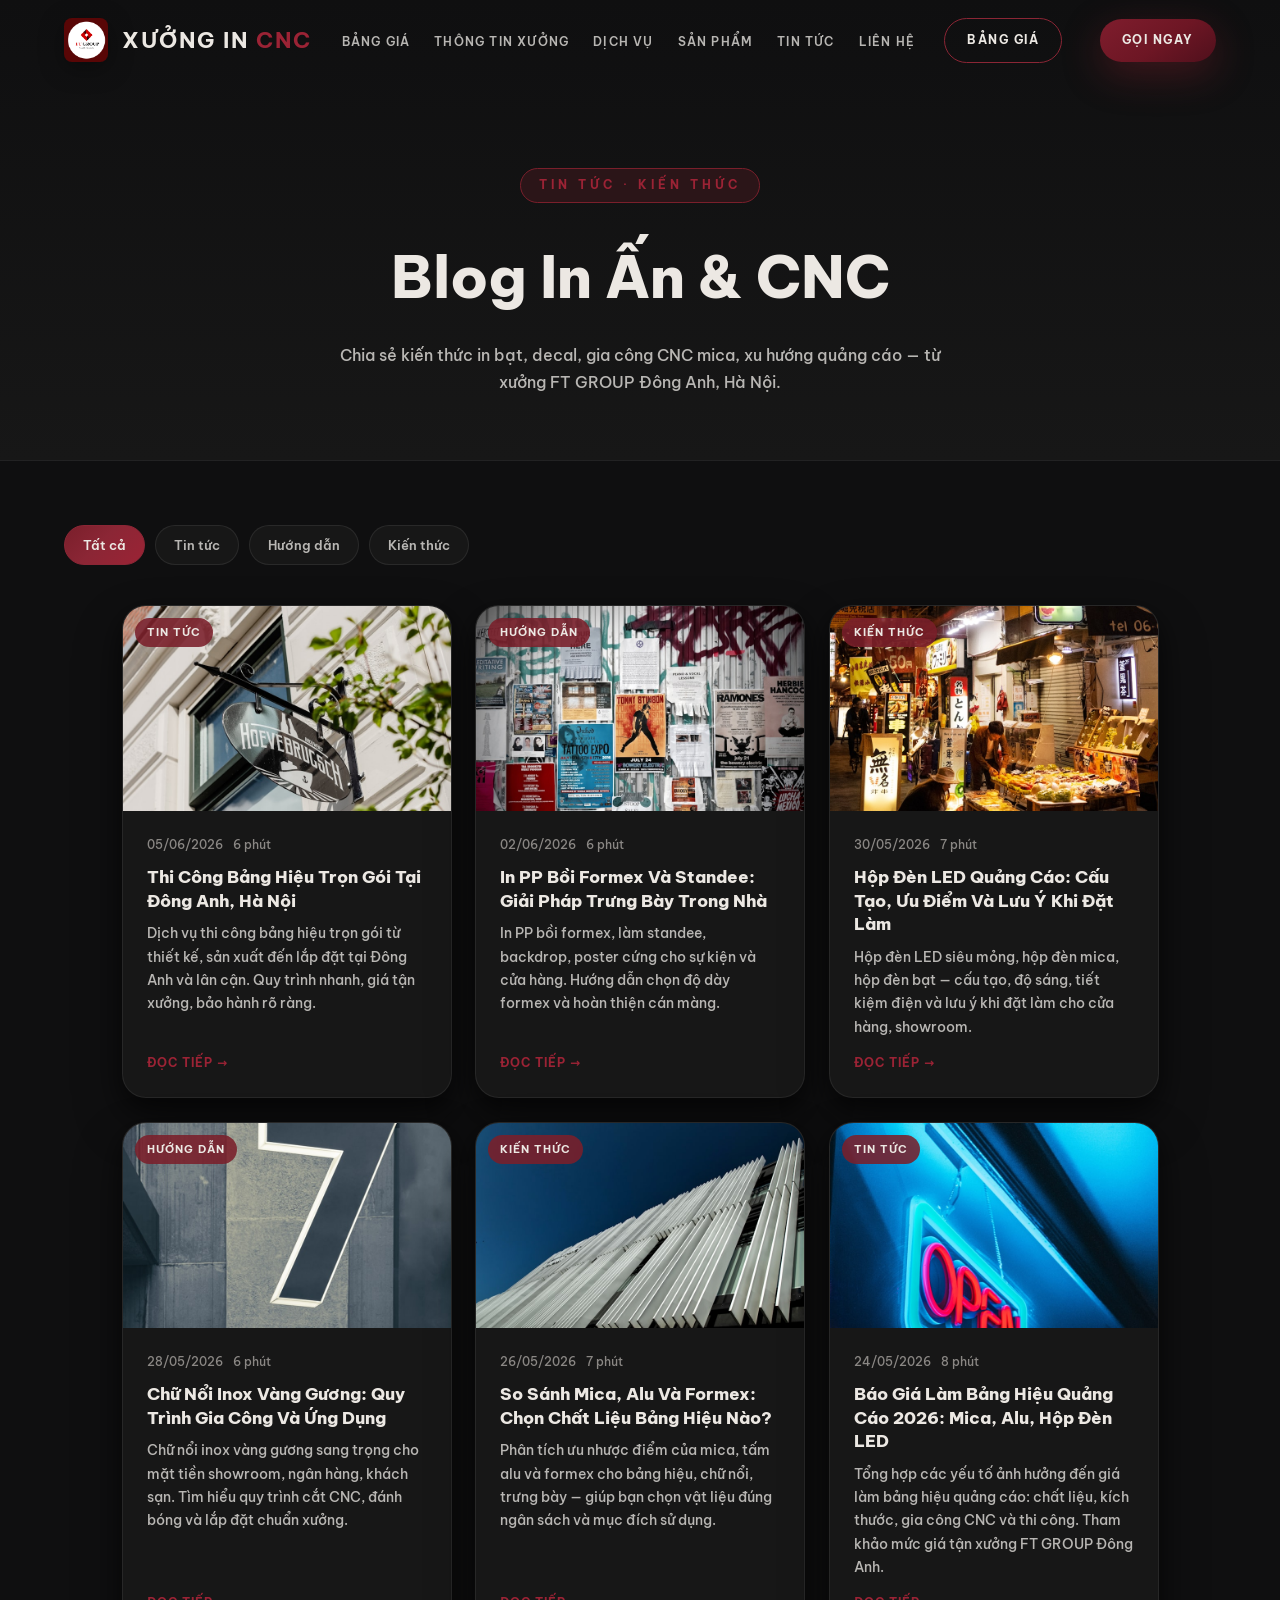
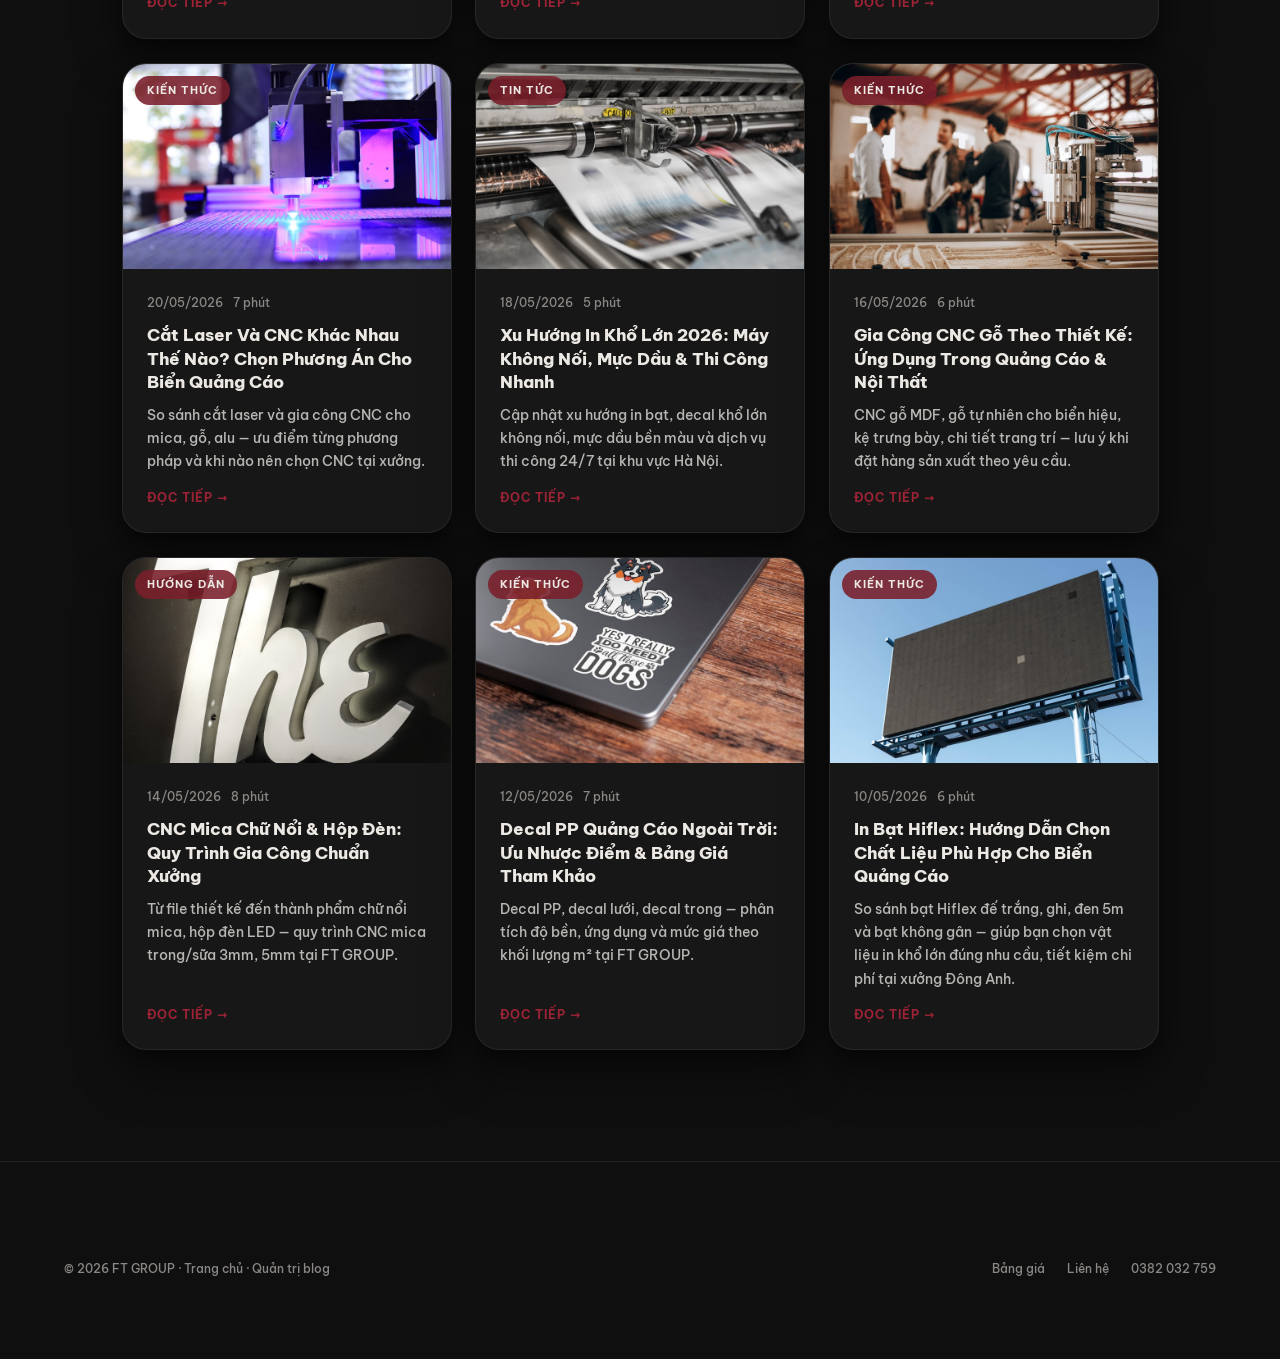
<file: blog/index.html>
<!DOCTYPE html>
<html lang="vi">
<head>
  <meta charset="UTF-8">
  <meta name="viewport" content="width=device-width, initial-scale=1.0, viewport-fit=cover">
  <meta name="theme-color" content="#0f0f10">
  <title>Tin Tức & Kiến Thức In Ấn CNC | FT GROUP Đông Anh</title>
  <meta name="description" content="Tin tức, kiến thức in bạt Hiflex, decal PP, gia công CNC mica, cắt laser — FT GROUP xưởng in Đông Anh, Hà Nội. Cập nhật xu hướng ngành in khổ lớn.">
  <meta name="robots" content="index, follow">
  <link rel="canonical" href="https://cnc.ftgroup.vn/blog/">
  <meta property="og:title" content="Tin Tức In Ấn & CNC — FT GROUP">
  <meta property="og:description" content="Kiến thức in mực dầu, decal, CNC mica từ xưởng FT GROUP Đông Anh.">
  <meta property="og:url" content="https://cnc.ftgroup.vn/blog/">
  <meta property="og:image" content="https://cnc.ftgroup.vn/assets/images/home.png">
  <link rel="preconnect" href="https://fonts.googleapis.com">
  <link rel="preconnect" href="https://fonts.gstatic.com" crossorigin>
  <link href="https://fonts.googleapis.com/css2?family=Be+Vietnam+Pro:wght@400;500;600;700;800&display=swap" rel="stylesheet">
  <link rel="stylesheet" href="../css/variables.css">
  <link rel="stylesheet" href="../css/animations.css">
  <link rel="stylesheet" href="../css/header.css">
  <link rel="stylesheet" href="../css/navbar.css">
  <link rel="stylesheet" href="../css/footer.css">
  <link rel="stylesheet" href="../css/main.css">
  <link rel="stylesheet" href="../css/contact-ui.css">
  <link rel="stylesheet" href="../css/effects-3d.css">
  <link rel="stylesheet" href="../css/blog.css">
  <link rel="stylesheet" href="../css/responsive.css">
  <link rel="icon" type="image/x-icon" href="../assets/images/logo.ico" sizes="any">
</head>
<body data-blog-base="../">

<header class="site-header" id="siteHeader">
  <a href="../index.html" class="brand brand-with-logo" aria-label="FT GROUP — Trang chủ">
    <img class="brand-logo" src="../assets/images/logo.png" width="160" height="48" alt="Logo FT GROUP" loading="eager">
    <span class="brand-name">XƯỞNG IN <span class="accent">CNC</span></span>
  </a>
  <nav aria-label="Điều hướng chính">
    <ul class="nav-links">
      <li><a href="../index.html#bang-gia">Bảng giá</a></li>
      <li><a href="../index.html#thong-tin-xuong">Thông tin xưởng</a></li>
      <li><a href="../index.html#dich-vu">Dịch vụ</a></li>
      <li><a href="../index.html#du-an">Sản phẩm</a></li>
      <li><a href="index.html" aria-current="page">Tin tức</a></li>
      <li><a href="../index.html#lien-he">Liên hệ</a></li>
    </ul>
  </nav>
  <a href="../index.html#bang-gia" class="nav-cta nav-cta--quote">Bảng giá</a>
  <a href="tel:+84382032759" class="nav-cta">Gọi ngay</a>
  <button class="nav-toggle" aria-label="Mở menu" aria-expanded="false" aria-controls="mobileMenu">
    <span></span><span></span><span></span>
  </button>
</header>

<div class="mobile-menu" id="mobileMenu" role="dialog" aria-label="Menu di động">
  <a href="../index.html#bang-gia">Bảng giá</a>
  <a href="../index.html#thong-tin-xuong">Thông tin xưởng</a>
  <a href="../index.html#dich-vu">Dịch vụ</a>
  <a href="../index.html#du-an">Sản phẩm</a>
  <a href="index.html">Tin tức</a>
  <a href="../index.html#lien-he">Liên hệ</a>
  <a href="tel:+84382032759" class="mobile-menu-cta">Gọi 0382 032 759</a>
</div>

<main>
  <div class="blog-page-hero">
    <span class="section-eyebrow">Tin tức · Kiến thức</span>
    <h1>Blog <span class="accent">In Ấn &amp; CNC</span></h1>
    <p>Chia sẻ kiến thức in bạt, decal, gia công CNC mica, xu hướng quảng cáo — từ xưởng FT GROUP Đông Anh, Hà Nội.</p>
  </div>

  <div class="blog-listing">
    <div class="blog-filters" id="blogFilters" aria-label="Lọc theo chuyên mục"></div>
    <div class="blog-grid" id="blogListing"></div>
    <noscript>
      <ul style="margin-top:2rem;line-height:2">
        <li><a href="in-bat-hiflex-huong-dan-chon-chat-lieu.html">In Bạt Hiflex: Hướng Dẫn Chọn Chất Liệu</a></li>
        <li><a href="decal-pp-quang-cao-ngoai-troi.html">Decal PP Quảng Cáo Ngoài Trời</a></li>
        <li><a href="cnc-mica-chu-noi-hop-den.html">CNC Mica Chữ Nổi &amp; Hộp Đèn</a></li>
        <li><a href="gia-cong-cnc-go-thiet-ke.html">Gia Công CNC Gỗ Theo Thiết Kế</a></li>
        <li><a href="xu-huong-in-kho-lon-2026.html">Xu Hướng In Khổ Lớn 2026</a></li>
        <li><a href="cat-laser-va-cnc-khac-nhau-the-nao.html">Cắt Laser Và CNC Khác Nhau Thế Nào?</a></li>
      </ul>
    </noscript>
  </div>
</main>

<footer class="site-footer">
  <div class="footer-bottom" style="border:none;padding-top:0">
    <div>© <span id="currentYear">2026</span> FT GROUP · <a href="../index.html">Trang chủ</a> · <a href="admin.html">Quản trị blog</a></div>
    <nav class="footer-bottom-links">
      <a href="../index.html#bang-gia">Bảng giá</a>
      <a href="../index.html#lien-he">Liên hệ</a>
      <a href="tel:+84382032759">0382 032 759</a>
    </nav>
  </div>
</footer>

<script src="../js/navbar.js" defer></script>
<script src="../js/main.js" defer></script>
<script src="../js/blog.js" defer></script>
<script src="../js/effects-3d.js" defer></script>
</body>
</html>
</file>
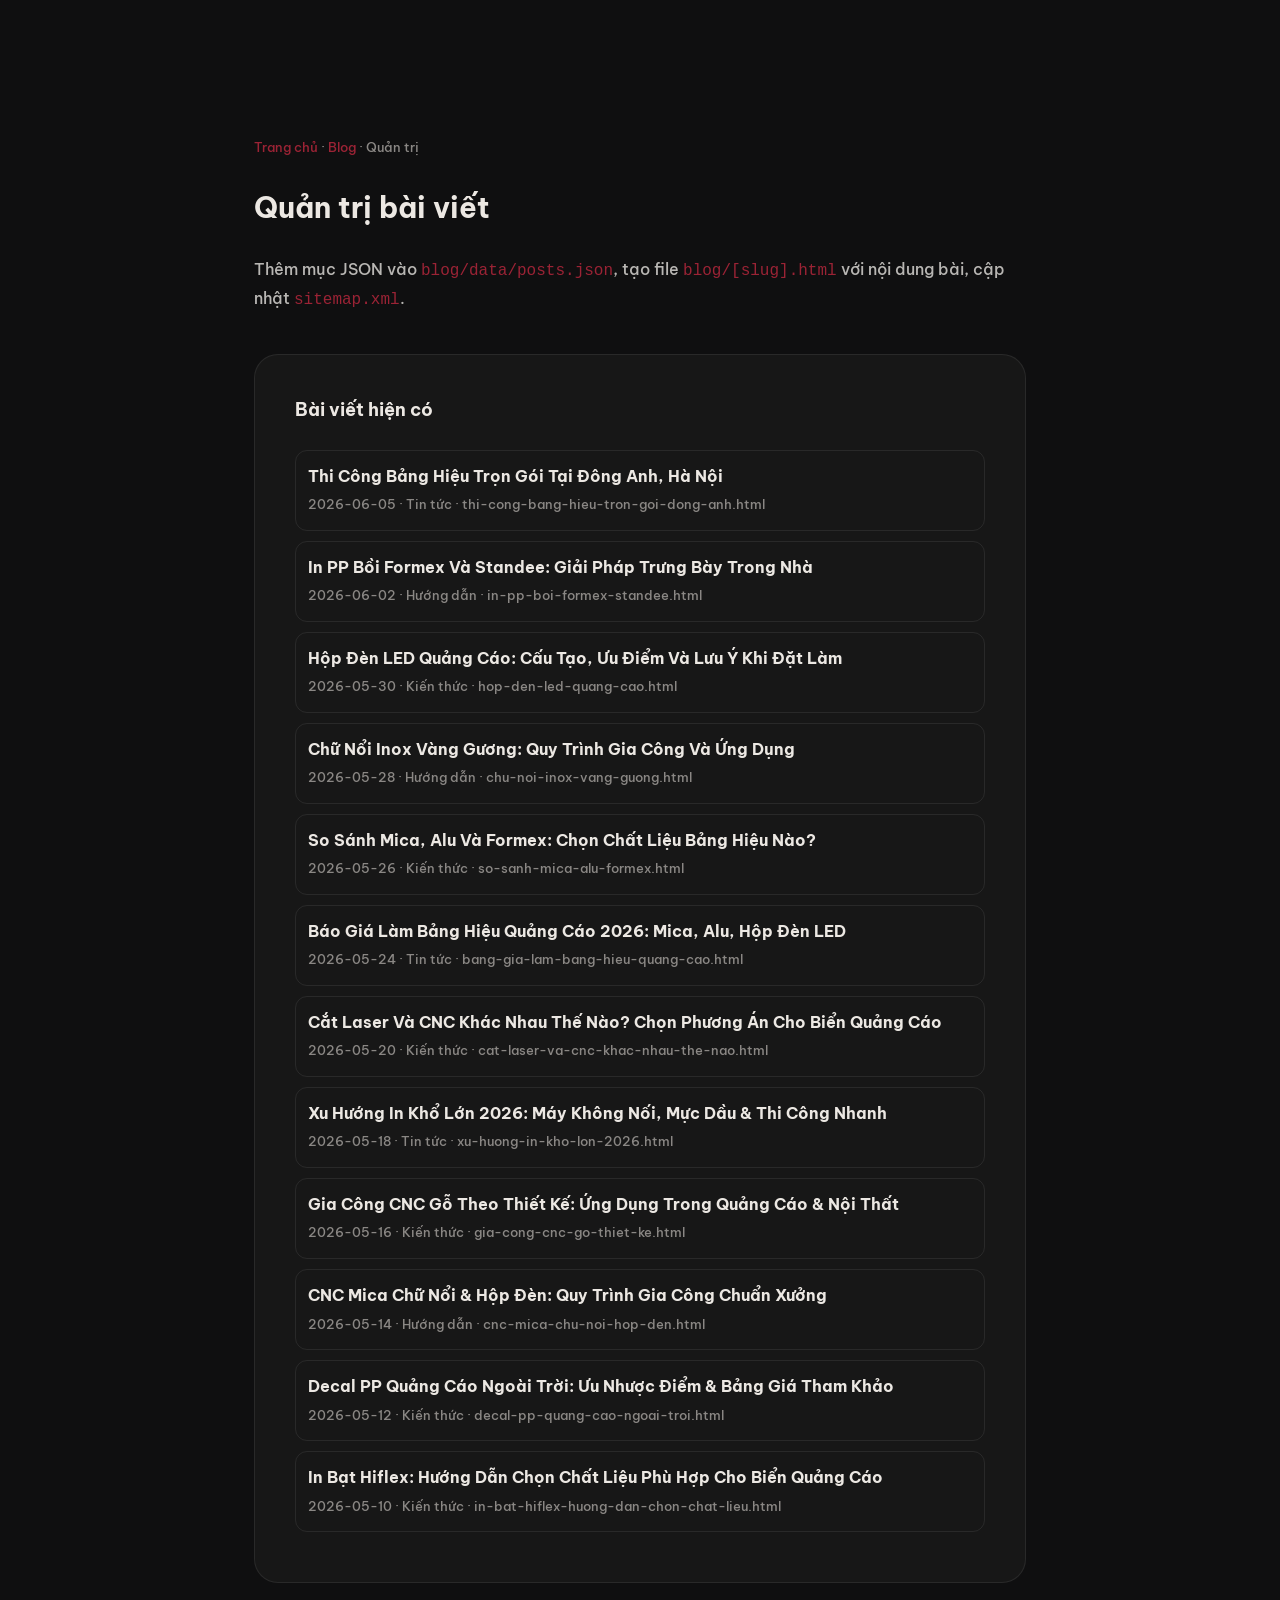
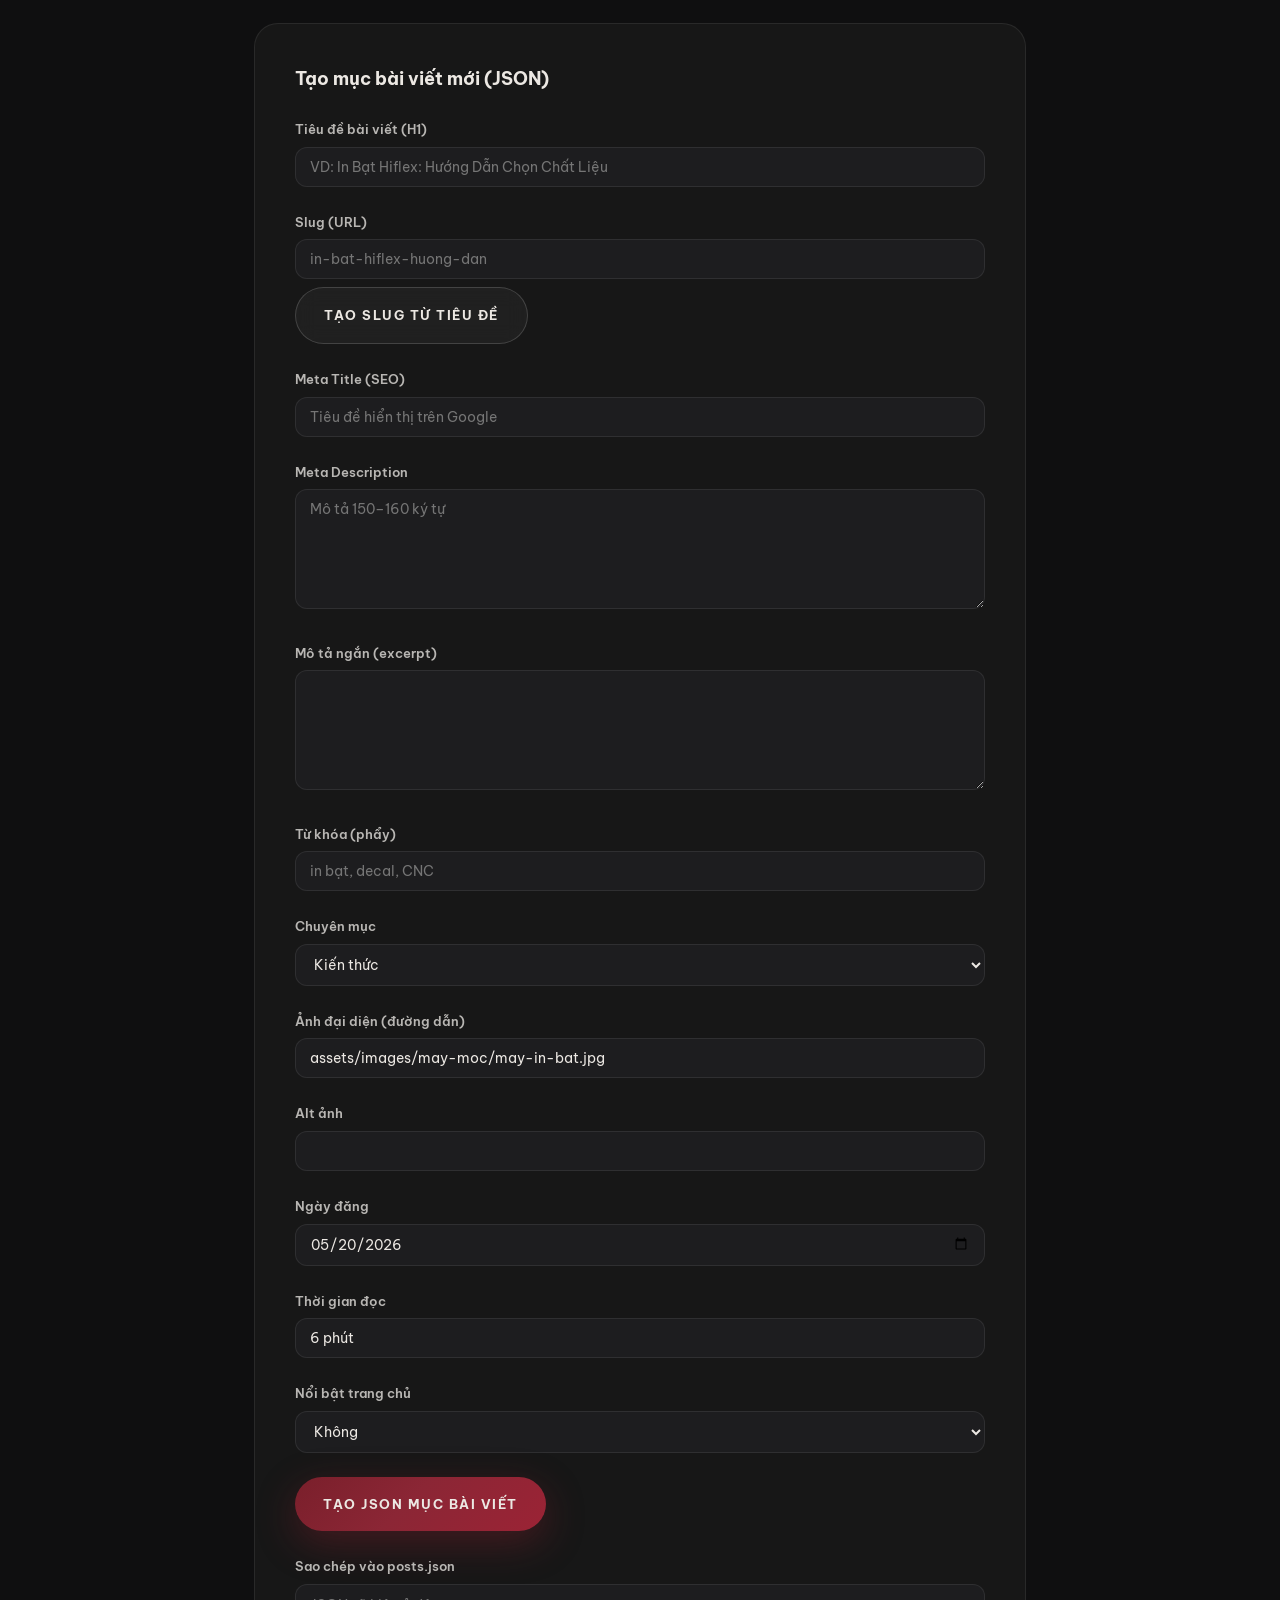
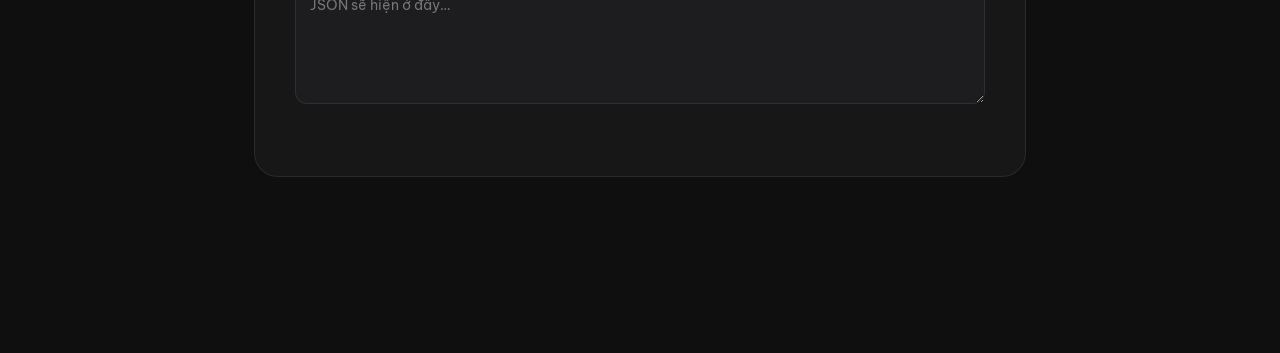
<file: blog/admin.html>
<!DOCTYPE html>
<html lang="vi">
<head>
  <meta charset="UTF-8">
  <meta name="viewport" content="width=device-width, initial-scale=1.0">
  <meta name="robots" content="noindex, nofollow">
  <title>Quản Trị Blog — FT GROUP</title>
  <link href="https://fonts.googleapis.com/css2?family=Be+Vietnam+Pro:wght@400;600;700&display=swap" rel="stylesheet">
  <link rel="stylesheet" href="../css/variables.css">
  <link rel="stylesheet" href="../css/main.css">
  <link rel="stylesheet" href="../css/blog.css">
</head>
<body style="background:var(--color-black)">

<div class="admin-wrap">
  <p class="article-breadcrumb"><a href="../index.html">Trang chủ</a> · <a href="index.html">Blog</a> · Quản trị</p>
  <h1 style="font-size:1.8rem;color:var(--color-white-warm);margin-bottom:var(--space-md)">Quản trị bài viết</h1>
  <p style="color:var(--color-white-dim);margin-bottom:var(--space-lg);line-height:1.7">
    Thêm mục JSON vào <code style="color:var(--color-red-bright)">blog/data/posts.json</code>, tạo file <code style="color:var(--color-red-bright)">blog/[slug].html</code> với nội dung bài, cập nhật <code style="color:var(--color-red-bright)">sitemap.xml</code>.
  </p>

  <div class="admin-panel">
    <h2>Bài viết hiện có</h2>
    <div id="adminPostList">Đang tải…</div>
  </div>

  <div class="admin-panel">
    <h2>Tạo mục bài viết mới (JSON)</h2>
    <form id="adminForm">
      <div class="admin-field">
        <label>Tiêu đề bài viết (H1)</label>
        <input type="text" name="title" required placeholder="VD: In Bạt Hiflex: Hướng Dẫn Chọn Chất Liệu">
      </div>
      <div class="admin-field">
        <label>Slug (URL)</label>
        <input type="text" name="slug" placeholder="in-bat-hiflex-huong-dan">
        <button type="button" class="btn btn-ghost" id="genSlug" style="margin-top:8px">Tạo slug từ tiêu đề</button>
      </div>
      <div class="admin-field">
        <label>Meta Title (SEO)</label>
        <input type="text" name="metaTitle" placeholder="Tiêu đề hiển thị trên Google">
      </div>
      <div class="admin-field">
        <label>Meta Description</label>
        <textarea name="metaDescription" placeholder="Mô tả 150–160 ký tự"></textarea>
      </div>
      <div class="admin-field">
        <label>Mô tả ngắn (excerpt)</label>
        <textarea name="excerpt" required></textarea>
      </div>
      <div class="admin-field">
        <label>Từ khóa (phẩy)</label>
        <input type="text" name="keywords" placeholder="in bạt, decal, CNC">
      </div>
      <div class="admin-field">
        <label>Chuyên mục</label>
        <select name="category">
          <option>Kiến thức</option>
          <option>Hướng dẫn</option>
          <option>Tin tức</option>
        </select>
      </div>
      <div class="admin-field">
        <label>Ảnh đại diện (đường dẫn)</label>
        <input type="text" name="image" value="assets/images/may-moc/may-in-bat.jpg">
      </div>
      <div class="admin-field">
        <label>Alt ảnh</label>
        <input type="text" name="imageAlt">
      </div>
      <div class="admin-field">
        <label>Ngày đăng</label>
        <input type="date" name="date" value="2026-05-20">
      </div>
      <div class="admin-field">
        <label>Thời gian đọc</label>
        <input type="text" name="readTime" value="6 phút">
      </div>
      <div class="admin-field">
        <label>Nổi bật trang chủ</label>
        <select name="featured">
          <option value="false">Không</option>
          <option value="true">Có</option>
        </select>
      </div>
      <button type="submit" class="btn btn-primary">Tạo JSON mục bài viết</button>
    </form>
    <div class="admin-field" style="margin-top:var(--space-md)">
      <label>Sao chép vào posts.json</label>
      <textarea id="jsonOutput" class="admin-output" readonly placeholder="JSON sẽ hiện ở đây…"></textarea>
    </div>
  </div>
</div>

<script src="../js/blog-admin.js" defer></script>
</body>
</html>
</file>
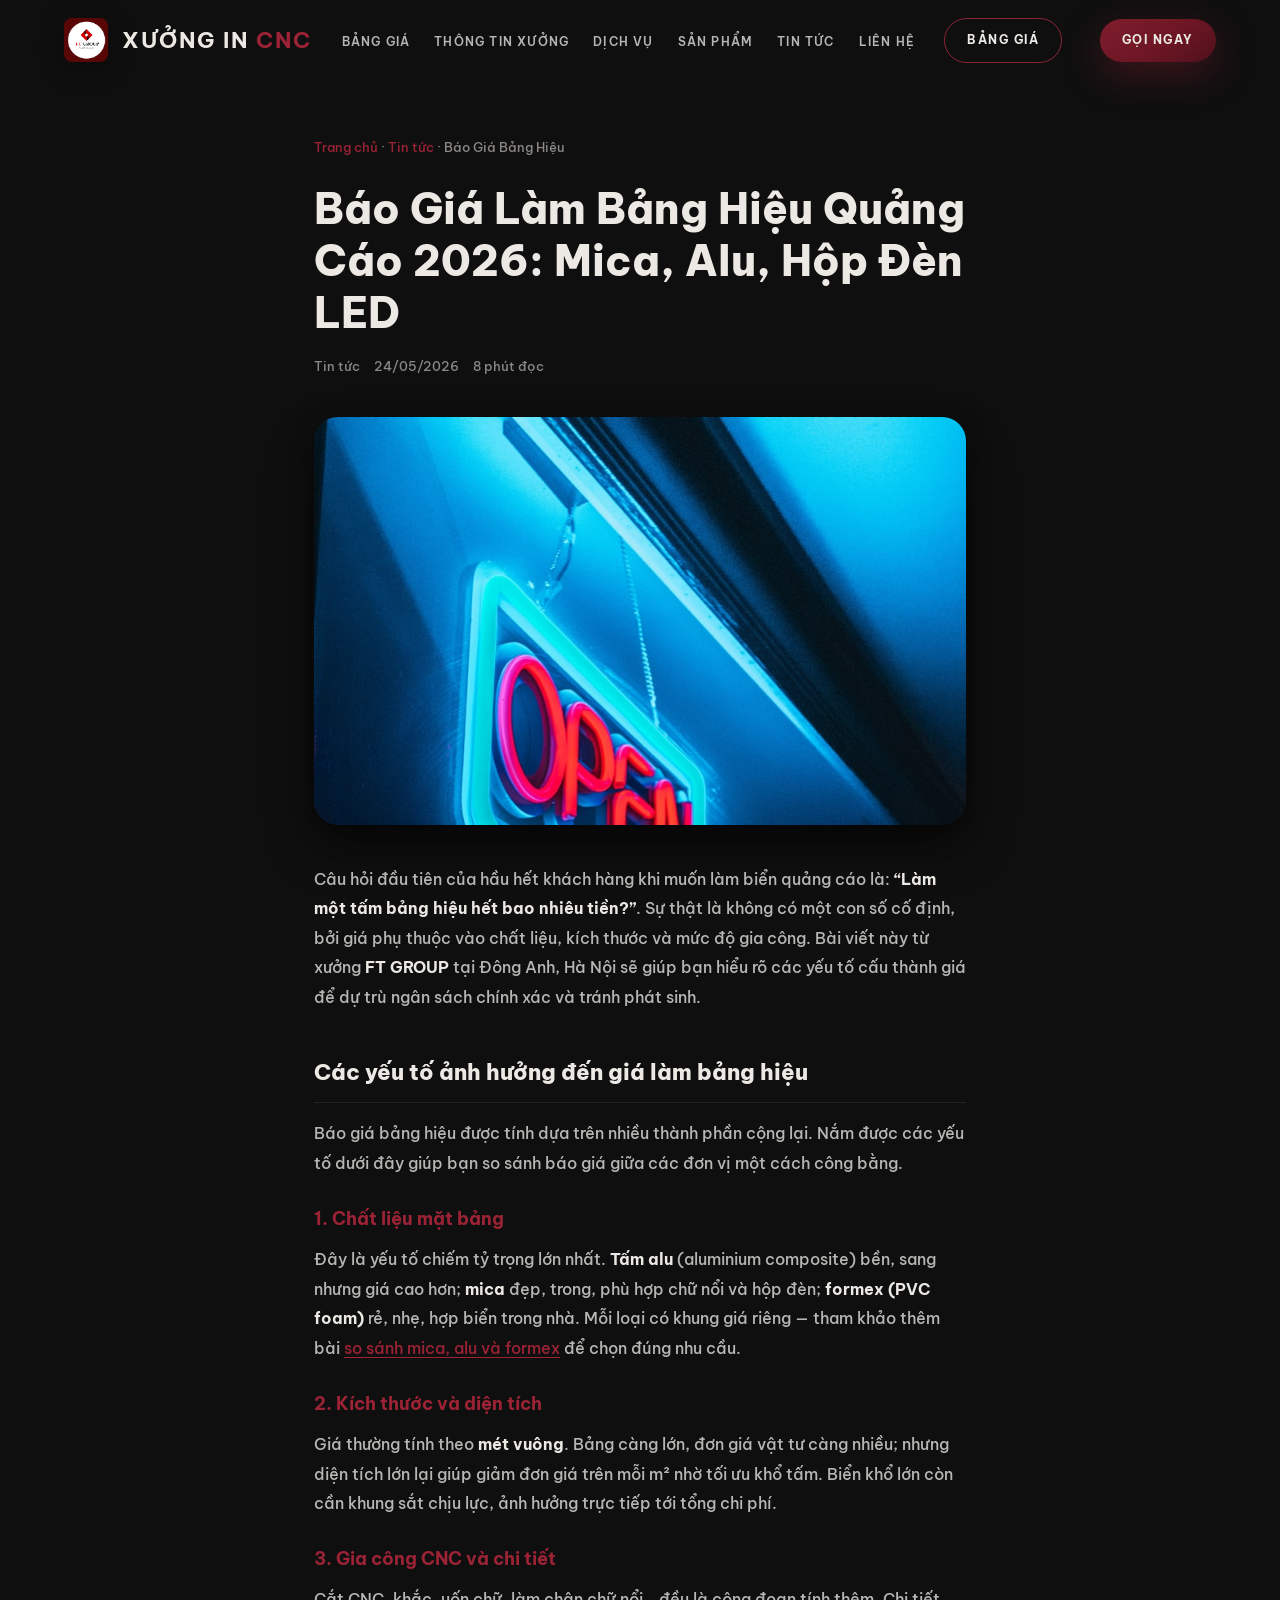
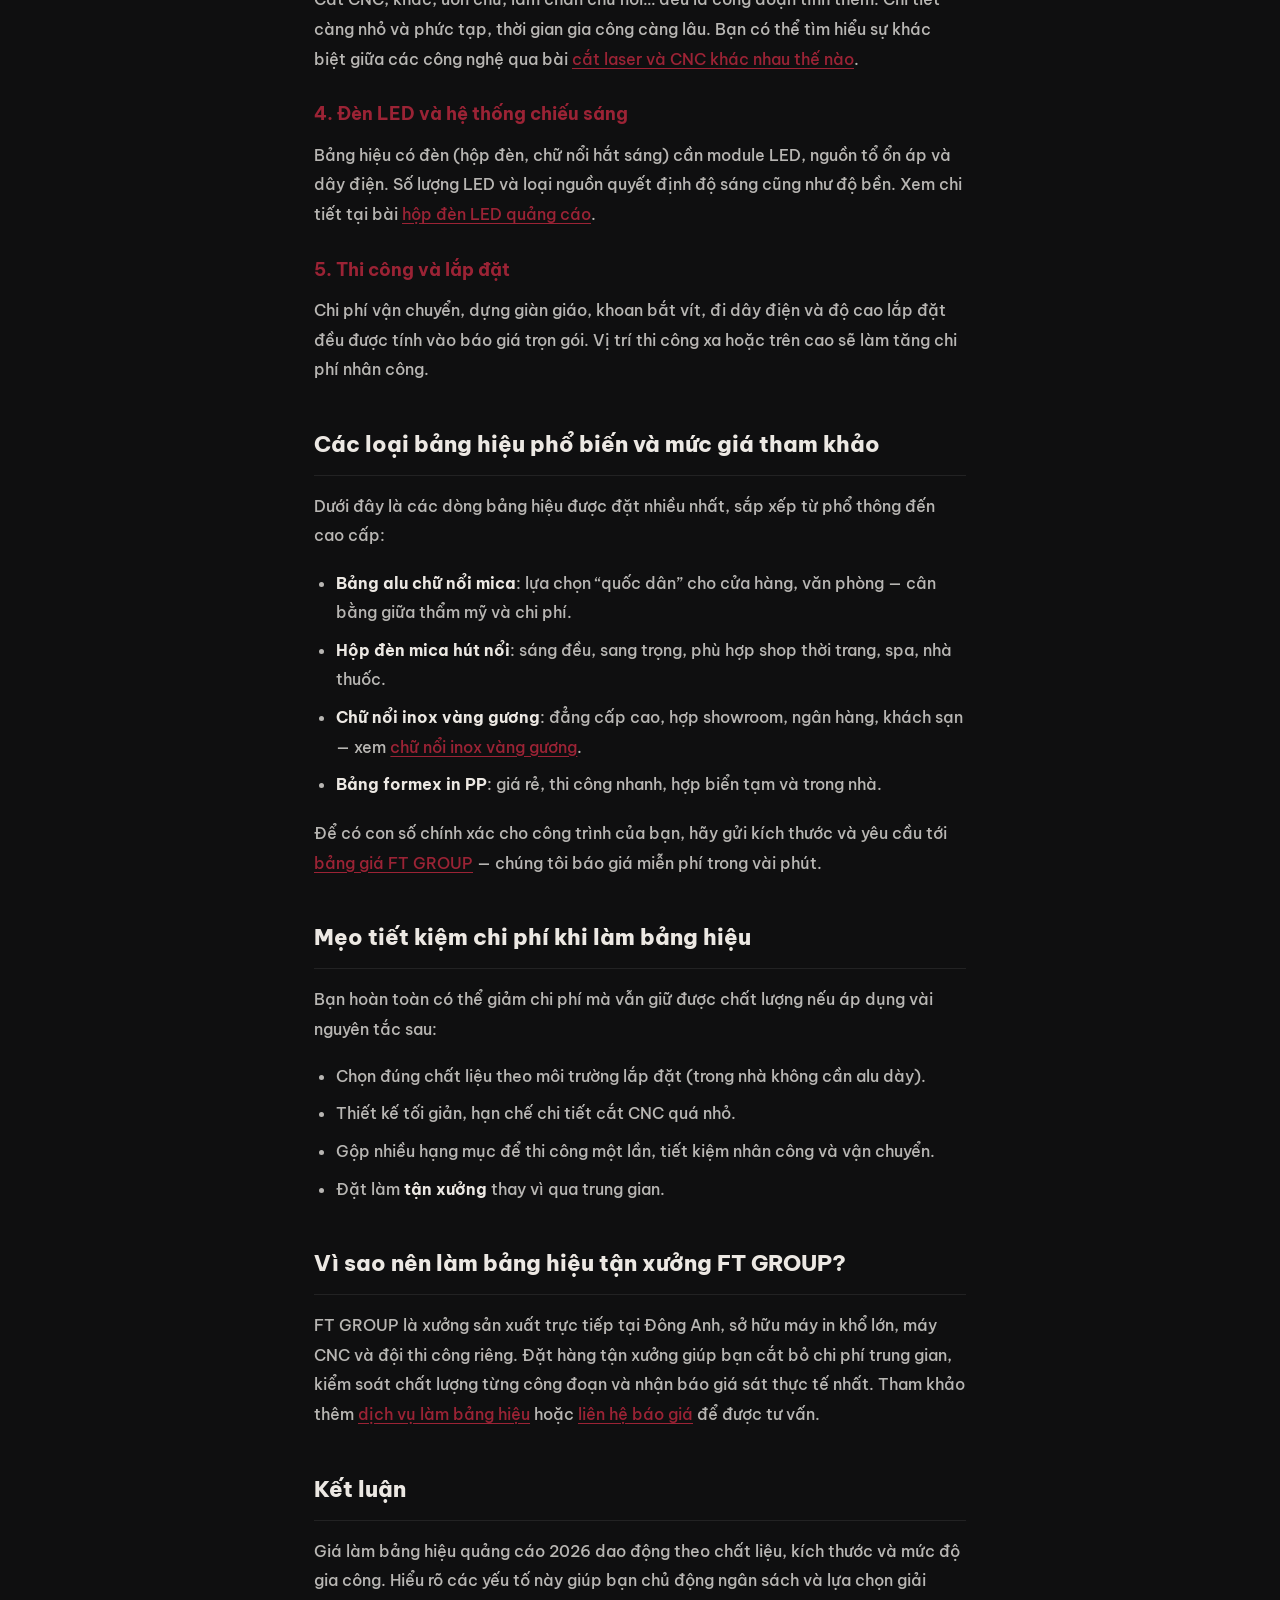
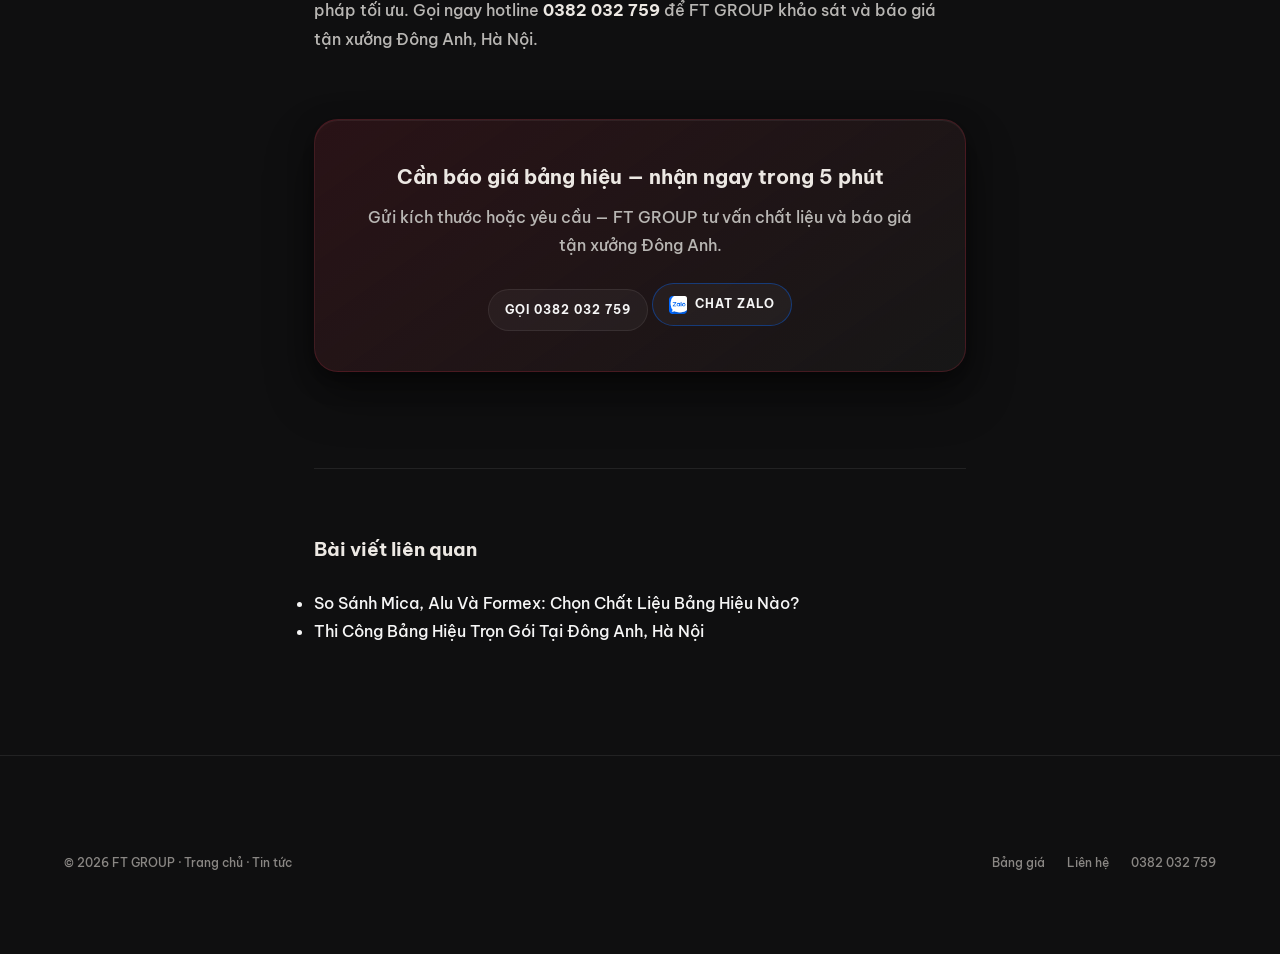
<file: blog/bang-gia-lam-bang-hieu-quang-cao.html>
<!DOCTYPE html>
<html lang="vi">
<head>
  <meta charset="UTF-8">
  <meta name="viewport" content="width=device-width, initial-scale=1.0, viewport-fit=cover">
  <meta name="theme-color" content="#0f0f10">
  <title>Báo Giá Làm Bảng Hiệu Quảng Cáo 2026 | FT GROUP Đông Anh</title>
  <meta name="description" content="Báo giá làm bảng hiệu quảng cáo 2026: mica, alu, hộp đèn LED, chữ nổi. Các yếu tố ảnh hưởng giá, mức tham khảo tận xưởng FT GROUP Đông Anh, Hà Nội.">
  <meta name="robots" content="index, follow">
  <link rel="canonical" href="https://cnc.ftgroup.vn/blog/bang-gia-lam-bang-hieu-quang-cao.html">
  <meta property="og:type" content="article">
  <meta property="og:title" content="Báo Giá Làm Bảng Hiệu Quảng Cáo 2026: Mica, Alu, Hộp Đèn LED">
  <meta property="og:description" content="Báo giá làm bảng hiệu quảng cáo 2026: mica, alu, hộp đèn LED, chữ nổi. Các yếu tố ảnh hưởng giá và mức tham khảo tận xưởng FT GROUP Đông Anh.">
  <meta property="og:url" content="https://cnc.ftgroup.vn/blog/bang-gia-lam-bang-hieu-quang-cao.html">
  <meta property="og:image" content="https://cnc.ftgroup.vn/assets/images/blog/bang-gia-lam-bang-hieu-quang-cao.jpg">
  <meta property="article:published_time" content="2026-05-24">
  <link rel="preconnect" href="https://fonts.googleapis.com">
  <link rel="preconnect" href="https://fonts.gstatic.com" crossorigin>
  <link href="https://fonts.googleapis.com/css2?family=Be+Vietnam+Pro:wght@400;500;600;700;800&display=swap" rel="stylesheet">
  <link rel="stylesheet" href="../css/variables.css">
  <link rel="stylesheet" href="../css/animations.css">
  <link rel="stylesheet" href="../css/header.css">
  <link rel="stylesheet" href="../css/navbar.css">
  <link rel="stylesheet" href="../css/footer.css">
  <link rel="stylesheet" href="../css/main.css">
  <link rel="stylesheet" href="../css/contact-ui.css">
  <link rel="stylesheet" href="../css/effects-3d.css">
  <link rel="stylesheet" href="../css/blog.css">
  <link rel="stylesheet" href="../css/responsive.css">
  <link rel="icon" type="image/x-icon" href="../assets/images/logo.ico" sizes="any">
  <script type="application/ld+json">
  {
    "@context": "https://schema.org",
    "@type": "BlogPosting",
    "headline": "Báo Giá Làm Bảng Hiệu Quảng Cáo 2026: Mica, Alu, Hộp Đèn LED",
    "description": "Báo giá làm bảng hiệu quảng cáo 2026: mica, alu, hộp đèn LED, chữ nổi. Các yếu tố ảnh hưởng giá, mức tham khảo tận xưởng FT GROUP Đông Anh, Hà Nội.",
    "image": "https://cnc.ftgroup.vn/assets/images/blog/bang-gia-lam-bang-hieu-quang-cao.jpg",
    "datePublished": "2026-05-24",
    "dateModified": "2026-05-24",
    "author": {
      "@type": "Organization",
      "name": "FT GROUP",
      "url": "https://cnc.ftgroup.vn/"
    },
    "publisher": {
      "@type": "Organization",
      "name": "FT GROUP",
      "logo": {
        "@type": "ImageObject",
        "url": "https://cnc.ftgroup.vn/assets/images/logo.png"
      }
    },
    "mainEntityOfPage": {
      "@type": "WebPage",
      "@id": "https://cnc.ftgroup.vn/blog/bang-gia-lam-bang-hieu-quang-cao.html"
    }
  }
  </script>
</head>
<body data-blog-base="../">

<header class="site-header" id="siteHeader">
  <a href="../index.html" class="brand brand-with-logo" aria-label="FT GROUP — Trang chủ">
    <img class="brand-logo" src="../assets/images/logo.png" width="160" height="48" alt="Logo FT GROUP" loading="eager">
    <span class="brand-name">XƯỞNG IN <span class="accent">CNC</span></span>
  </a>
  <nav aria-label="Điều hướng chính">
    <ul class="nav-links">
      <li><a href="../index.html#bang-gia">Bảng giá</a></li>
      <li><a href="../index.html#thong-tin-xuong">Thông tin xưởng</a></li>
      <li><a href="../index.html#dich-vu">Dịch vụ</a></li>
      <li><a href="../index.html#du-an">Sản phẩm</a></li>
      <li><a href="index.html">Tin tức</a></li>
      <li><a href="../index.html#lien-he">Liên hệ</a></li>
    </ul>
  </nav>
  <a href="../index.html#bang-gia" class="nav-cta nav-cta--quote">Bảng giá</a>
  <a href="tel:+84382032759" class="nav-cta">Gọi ngay</a>
  <button class="nav-toggle" aria-label="Mở menu" aria-expanded="false" aria-controls="mobileMenu">
    <span></span><span></span><span></span>
  </button>
</header>

<div class="mobile-menu" id="mobileMenu" role="dialog" aria-label="Menu di động">
  <a href="../index.html#bang-gia">Bảng giá</a>
  <a href="../index.html#thong-tin-xuong">Thông tin xưởng</a>
  <a href="../index.html#dich-vu">Dịch vụ</a>
  <a href="../index.html#du-an">Sản phẩm</a>
  <a href="index.html">Tin tức</a>
  <a href="../index.html#lien-he">Liên hệ</a>
  <a href="tel:+84382032759" class="mobile-menu-cta">Gọi 0382 032 759</a>
</div>

<main>
  <article class="article-wrap">
    <nav class="article-breadcrumb" aria-label="Breadcrumb">
      <a href="../index.html">Trang chủ</a> · <a href="index.html">Tin tức</a> · Báo Giá Bảng Hiệu
    </nav>

    <header class="article-header">
      <h1>Báo Giá Làm Bảng Hiệu Quảng Cáo 2026: Mica, Alu, Hộp Đèn LED</h1>
      <div class="article-meta">
        <span>Tin tức</span>
        <time datetime="2026-05-24">24/05/2026</time>
        <span>8 phút đọc</span>
      </div>
    </header>

    <figure class="article-cover">
      <img src="../assets/images/blog/bang-gia-lam-bang-hieu-quang-cao.jpg" width="780" height="488" alt="Gia công bảng hiệu quảng cáo tại xưởng FT GROUP Đông Anh" loading="eager">
    </figure>

    <div class="article-body">
      <p>Câu hỏi đầu tiên của hầu hết khách hàng khi muốn làm biển quảng cáo là: <strong>“Làm một tấm bảng hiệu hết bao nhiêu tiền?”</strong>. Sự thật là không có một con số cố định, bởi giá phụ thuộc vào chất liệu, kích thước và mức độ gia công. Bài viết này từ xưởng <strong>FT GROUP</strong> tại Đông Anh, Hà Nội sẽ giúp bạn hiểu rõ các yếu tố cấu thành giá để dự trù ngân sách chính xác và tránh phát sinh.</p>

      <h2>Các yếu tố ảnh hưởng đến giá làm bảng hiệu</h2>
      <p>Báo giá bảng hiệu được tính dựa trên nhiều thành phần cộng lại. Nắm được các yếu tố dưới đây giúp bạn so sánh báo giá giữa các đơn vị một cách công bằng.</p>

      <h3>1. Chất liệu mặt bảng</h3>
      <p>Đây là yếu tố chiếm tỷ trọng lớn nhất. <strong>Tấm alu</strong> (aluminium composite) bền, sang nhưng giá cao hơn; <strong>mica</strong> đẹp, trong, phù hợp chữ nổi và hộp đèn; <strong>formex (PVC foam)</strong> rẻ, nhẹ, hợp biển trong nhà. Mỗi loại có khung giá riêng — tham khảo thêm bài <a href="so-sanh-mica-alu-formex.html">so sánh mica, alu và formex</a> để chọn đúng nhu cầu.</p>

      <h3>2. Kích thước và diện tích</h3>
      <p>Giá thường tính theo <strong>mét vuông</strong>. Bảng càng lớn, đơn giá vật tư càng nhiều; nhưng diện tích lớn lại giúp giảm đơn giá trên mỗi m² nhờ tối ưu khổ tấm. Biển khổ lớn còn cần khung sắt chịu lực, ảnh hưởng trực tiếp tới tổng chi phí.</p>

      <h3>3. Gia công CNC và chi tiết</h3>
      <p>Cắt CNC, khắc, uốn chữ, làm chân chữ nổi… đều là công đoạn tính thêm. Chi tiết càng nhỏ và phức tạp, thời gian gia công càng lâu. Bạn có thể tìm hiểu sự khác biệt giữa các công nghệ qua bài <a href="cat-laser-va-cnc-khac-nhau-the-nao.html">cắt laser và CNC khác nhau thế nào</a>.</p>

      <h3>4. Đèn LED và hệ thống chiếu sáng</h3>
      <p>Bảng hiệu có đèn (hộp đèn, chữ nổi hắt sáng) cần module LED, nguồn tổ ổn áp và dây điện. Số lượng LED và loại nguồn quyết định độ sáng cũng như độ bền. Xem chi tiết tại bài <a href="hop-den-led-quang-cao.html">hộp đèn LED quảng cáo</a>.</p>

      <h3>5. Thi công và lắp đặt</h3>
      <p>Chi phí vận chuyển, dựng giàn giáo, khoan bắt vít, đi dây điện và độ cao lắp đặt đều được tính vào báo giá trọn gói. Vị trí thi công xa hoặc trên cao sẽ làm tăng chi phí nhân công.</p>

      <h2>Các loại bảng hiệu phổ biến và mức giá tham khảo</h2>
      <p>Dưới đây là các dòng bảng hiệu được đặt nhiều nhất, sắp xếp từ phổ thông đến cao cấp:</p>
      <ul>
        <li><strong>Bảng alu chữ nổi mica</strong>: lựa chọn “quốc dân” cho cửa hàng, văn phòng — cân bằng giữa thẩm mỹ và chi phí.</li>
        <li><strong>Hộp đèn mica hút nổi</strong>: sáng đều, sang trọng, phù hợp shop thời trang, spa, nhà thuốc.</li>
        <li><strong>Chữ nổi inox vàng gương</strong>: đẳng cấp cao, hợp showroom, ngân hàng, khách sạn — xem <a href="chu-noi-inox-vang-guong.html">chữ nổi inox vàng gương</a>.</li>
        <li><strong>Bảng formex in PP</strong>: giá rẻ, thi công nhanh, hợp biển tạm và trong nhà.</li>
      </ul>
      <p>Để có con số chính xác cho công trình của bạn, hãy gửi kích thước và yêu cầu tới <a href="../index.html#bang-gia">bảng giá FT GROUP</a> — chúng tôi báo giá miễn phí trong vài phút.</p>

      <h2>Mẹo tiết kiệm chi phí khi làm bảng hiệu</h2>
      <p>Bạn hoàn toàn có thể giảm chi phí mà vẫn giữ được chất lượng nếu áp dụng vài nguyên tắc sau:</p>
      <ul>
        <li>Chọn đúng chất liệu theo môi trường lắp đặt (trong nhà không cần alu dày).</li>
        <li>Thiết kế tối giản, hạn chế chi tiết cắt CNC quá nhỏ.</li>
        <li>Gộp nhiều hạng mục để thi công một lần, tiết kiệm nhân công và vận chuyển.</li>
        <li>Đặt làm <strong>tận xưởng</strong> thay vì qua trung gian.</li>
      </ul>

      <h2>Vì sao nên làm bảng hiệu tận xưởng FT GROUP?</h2>
      <p>FT GROUP là xưởng sản xuất trực tiếp tại Đông Anh, sở hữu máy in khổ lớn, máy CNC và đội thi công riêng. Đặt hàng tận xưởng giúp bạn cắt bỏ chi phí trung gian, kiểm soát chất lượng từng công đoạn và nhận báo giá sát thực tế nhất. Tham khảo thêm <a href="../index.html#dich-vu">dịch vụ làm bảng hiệu</a> hoặc <a href="../index.html#lien-he">liên hệ báo giá</a> để được tư vấn.</p>

      <h2>Kết luận</h2>
      <p>Giá làm bảng hiệu quảng cáo 2026 dao động theo chất liệu, kích thước và mức độ gia công. Hiểu rõ các yếu tố này giúp bạn chủ động ngân sách và lựa chọn giải pháp tối ưu. Gọi ngay hotline <strong>0382 032 759</strong> để FT GROUP khảo sát và báo giá tận xưởng Đông Anh, Hà Nội.</p>
    </div>

    <aside class="article-cta">
      <h2>Cần báo giá bảng hiệu — nhận ngay trong 5 phút</h2>
      <p>Gửi kích thước hoặc yêu cầu — FT GROUP tư vấn chất liệu và báo giá tận xưởng Đông Anh.</p>
      <a href="tel:+84382032759" class="contact-chip">Gọi 0382 032 759</a>
      <a href="https://zalo.me/0382032759" class="contact-chip contact-chip--zalo" target="_blank" rel="noopener"><img src="../assets/images/zalo.webp" alt="" class="zalo-icon" width="18" height="18" loading="lazy" decoding="async">Chat Zalo</a>
    </aside>

    <section class="article-related" aria-label="Bài viết liên quan">
      <h2>Bài viết liên quan</h2>
      <ul>
        <li><a href="so-sanh-mica-alu-formex.html">So Sánh Mica, Alu Và Formex: Chọn Chất Liệu Bảng Hiệu Nào?</a></li>
        <li><a href="thi-cong-bang-hieu-tron-goi-dong-anh.html">Thi Công Bảng Hiệu Trọn Gói Tại Đông Anh, Hà Nội</a></li>
      </ul>
    </section>
  </article>
</main>

<footer class="site-footer">
  <div class="footer-bottom" style="border:none;padding-top:0">
    <div>© <span id="currentYear">2026</span> FT GROUP · <a href="../index.html">Trang chủ</a> · <a href="index.html">Tin tức</a></div>
    <nav class="footer-bottom-links">
      <a href="../index.html#bang-gia">Bảng giá</a>
      <a href="../index.html#lien-he">Liên hệ</a>
      <a href="tel:+84382032759">0382 032 759</a>
    </nav>
  </div>
</footer>

<script src="../js/navbar.js" defer></script>
<script src="../js/main.js" defer></script>
</body>
</html>
</file>
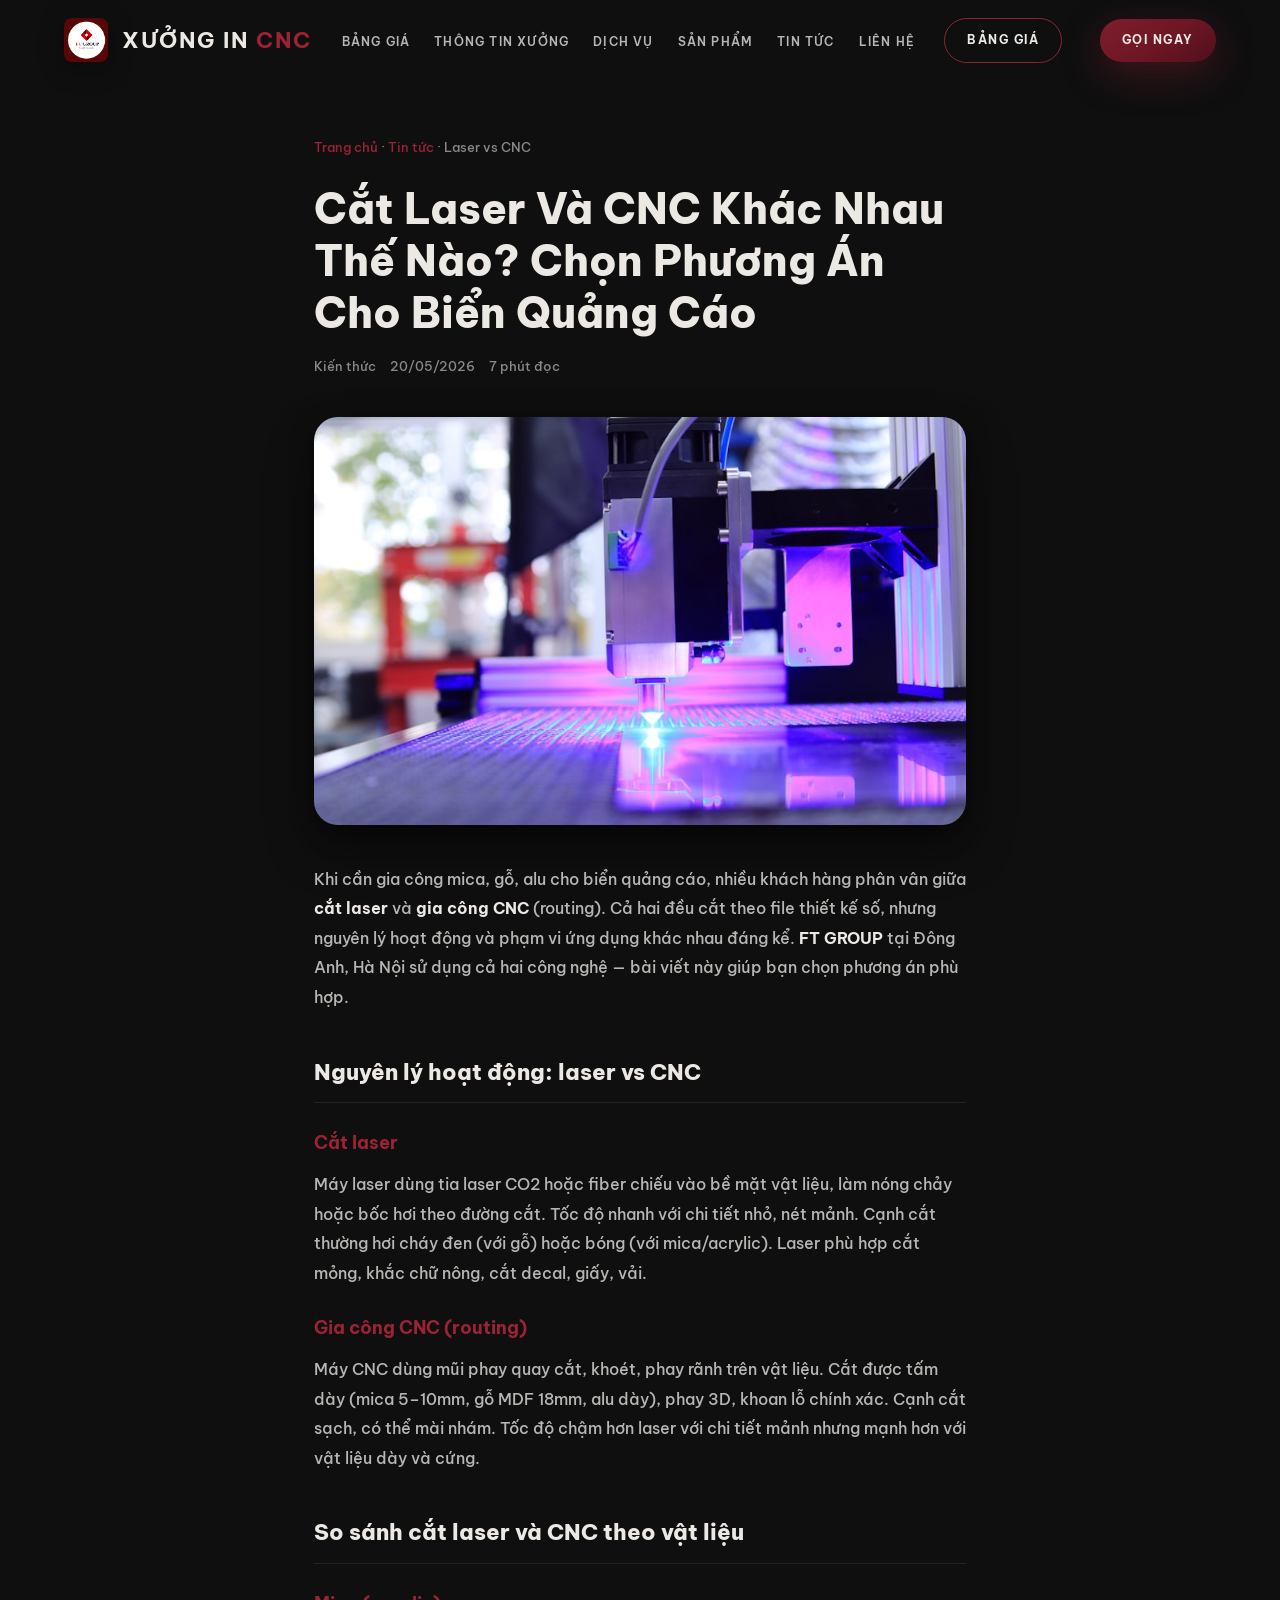
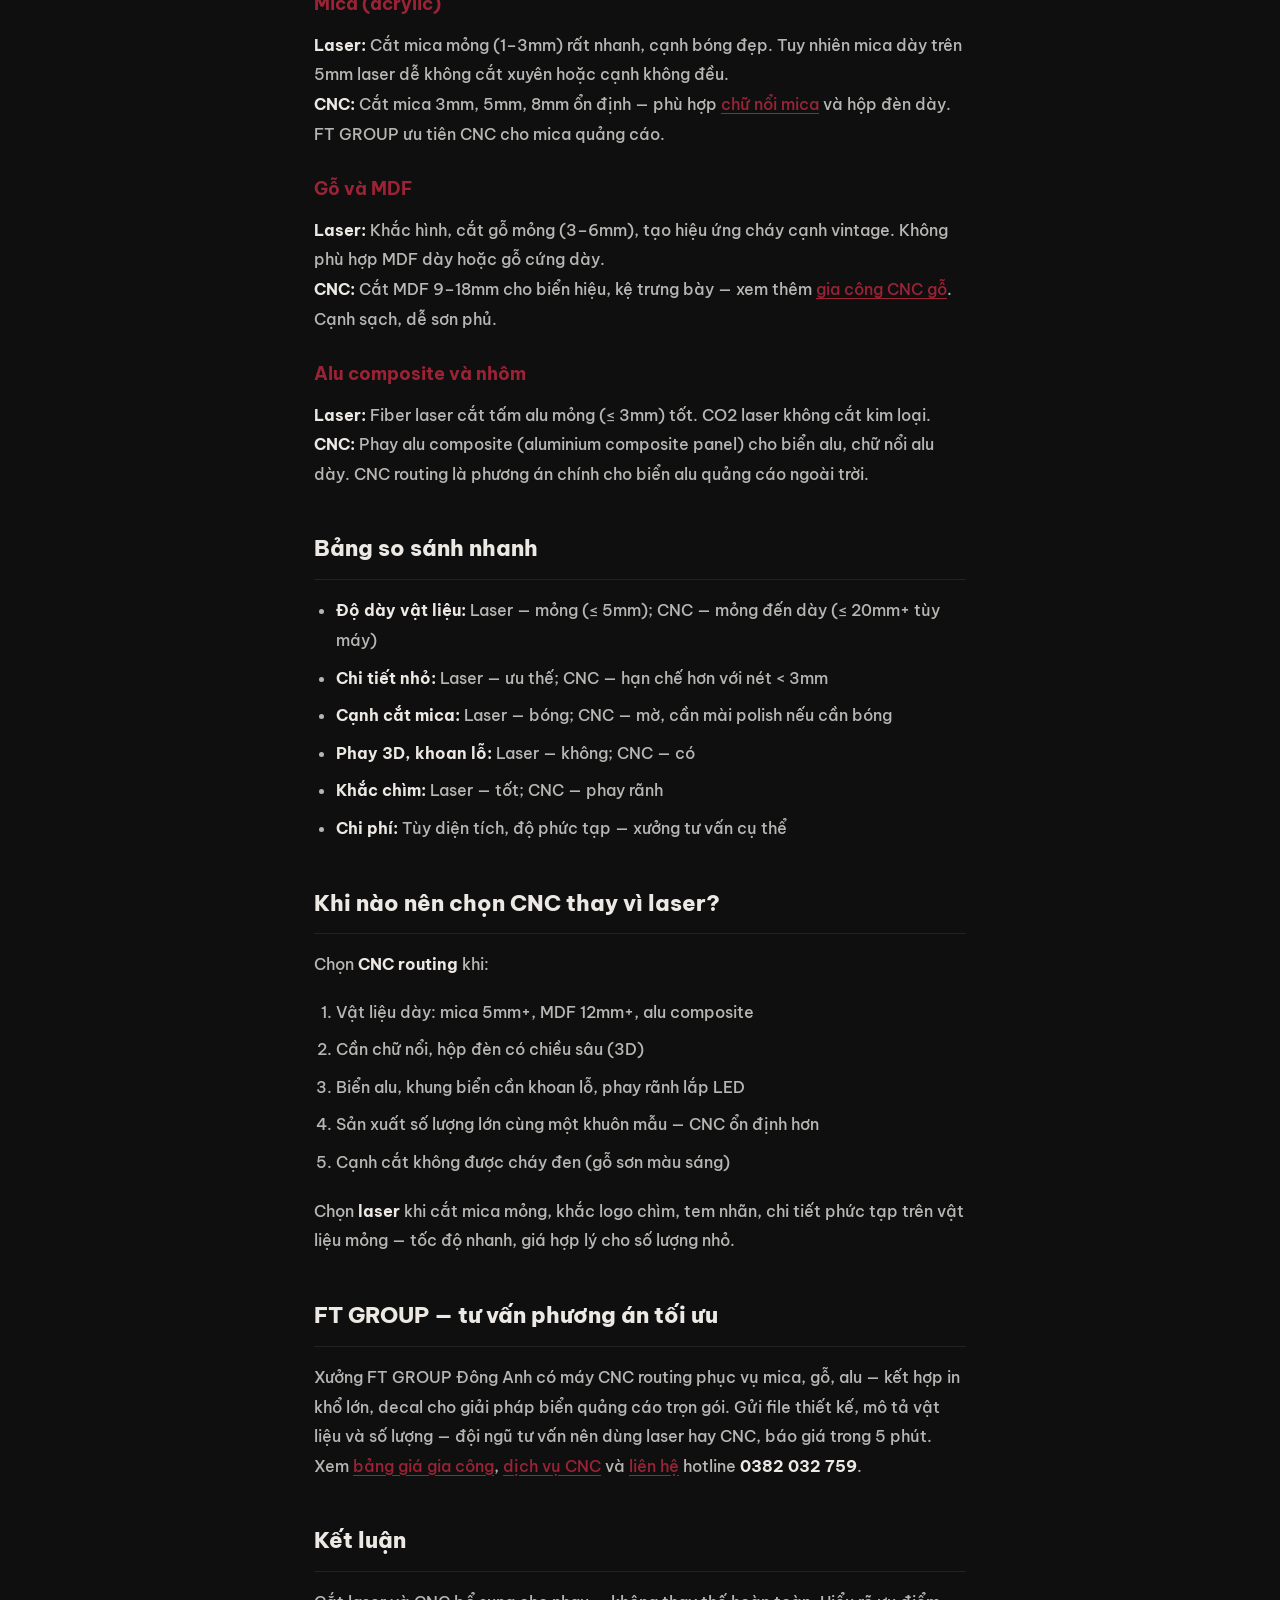
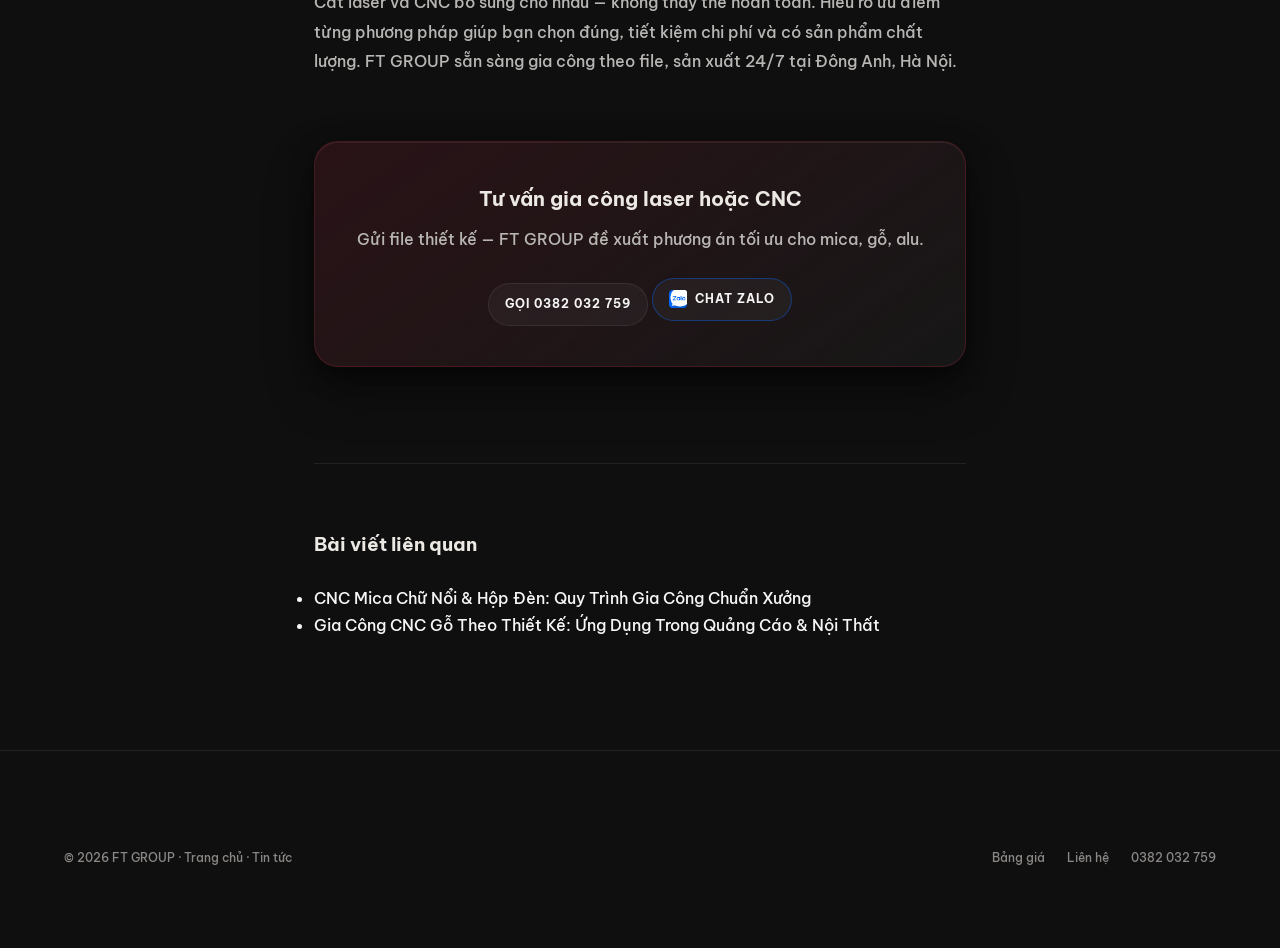
<file: blog/cat-laser-va-cnc-khac-nhau-the-nao.html>
<!DOCTYPE html>
<html lang="vi">
<head>
  <meta charset="UTF-8">
  <meta name="viewport" content="width=device-width, initial-scale=1.0, viewport-fit=cover">
  <meta name="theme-color" content="#0f0f10">
  <title>Cắt Laser Vs CNC | So Sánh Gia Công Quảng Cáo</title>
  <meta name="description" content="Cắt laser và CNC khác nhau thế nào? Hướng dẫn chọn gia công phù hợp cho mica, gỗ, biển quảng cáo — FT GROUP Đông Anh.">
  <meta name="robots" content="index, follow">
  <link rel="canonical" href="https://cnc.ftgroup.vn/blog/cat-laser-va-cnc-khac-nhau-the-nao.html">
  <meta property="og:type" content="article">
  <meta property="og:title" content="Cắt Laser Và CNC Khác Nhau Thế Nào? Chọn Phương Án Cho Biển Quảng Cáo">
  <meta property="og:description" content="So sánh cắt laser và gia công CNC cho mica, gỗ, alu — ưu điểm từng phương pháp và khi nào nên chọn CNC tại FT GROUP.">
  <meta property="og:url" content="https://cnc.ftgroup.vn/blog/cat-laser-va-cnc-khac-nhau-the-nao.html">
  <meta property="og:image" content="https://cnc.ftgroup.vn/assets/images/blog/cat-laser-va-cnc-khac-nhau-the-nao.jpg">
  <meta property="article:published_time" content="2026-05-20">
  <link rel="preconnect" href="https://fonts.googleapis.com">
  <link rel="preconnect" href="https://fonts.gstatic.com" crossorigin>
  <link href="https://fonts.googleapis.com/css2?family=Be+Vietnam+Pro:wght@400;500;600;700;800&display=swap" rel="stylesheet">
  <link rel="stylesheet" href="../css/variables.css">
  <link rel="stylesheet" href="../css/animations.css">
  <link rel="stylesheet" href="../css/header.css">
  <link rel="stylesheet" href="../css/navbar.css">
  <link rel="stylesheet" href="../css/footer.css">
  <link rel="stylesheet" href="../css/main.css">
  <link rel="stylesheet" href="../css/contact-ui.css">
  <link rel="stylesheet" href="../css/effects-3d.css">
  <link rel="stylesheet" href="../css/blog.css">
  <link rel="stylesheet" href="../css/responsive.css">
  <link rel="icon" type="image/x-icon" href="../assets/images/logo.ico" sizes="any">
  <script type="application/ld+json">
  {
    "@context": "https://schema.org",
    "@type": "BlogPosting",
    "headline": "Cắt Laser Và CNC Khác Nhau Thế Nào? Chọn Phương Án Cho Biển Quảng Cáo",
    "description": "Cắt laser và CNC khác nhau thế nào? Hướng dẫn chọn gia công phù hợp cho mica, gỗ, biển quảng cáo — FT GROUP Đông Anh.",
    "image": "https://cnc.ftgroup.vn/assets/images/blog/cat-laser-va-cnc-khac-nhau-the-nao.jpg",
    "datePublished": "2026-05-20",
    "dateModified": "2026-05-20",
    "author": {
      "@type": "Organization",
      "name": "FT GROUP",
      "url": "https://cnc.ftgroup.vn/"
    },
    "publisher": {
      "@type": "Organization",
      "name": "FT GROUP",
      "logo": {
        "@type": "ImageObject",
        "url": "https://cnc.ftgroup.vn/assets/images/logo.png"
      }
    },
    "mainEntityOfPage": {
      "@type": "WebPage",
      "@id": "https://cnc.ftgroup.vn/blog/cat-laser-va-cnc-khac-nhau-the-nao.html"
    }
  }
  </script>
</head>
<body data-blog-base="../">

<header class="site-header" id="siteHeader">
  <a href="../index.html" class="brand brand-with-logo" aria-label="FT GROUP — Trang chủ">
    <img class="brand-logo" src="../assets/images/logo.png" width="160" height="48" alt="Logo FT GROUP" loading="eager">
    <span class="brand-name">XƯỞNG IN <span class="accent">CNC</span></span>
  </a>
  <nav aria-label="Điều hướng chính">
    <ul class="nav-links">
      <li><a href="../index.html#bang-gia">Bảng giá</a></li>
      <li><a href="../index.html#thong-tin-xuong">Thông tin xưởng</a></li>
      <li><a href="../index.html#dich-vu">Dịch vụ</a></li>
      <li><a href="../index.html#du-an">Sản phẩm</a></li>
      <li><a href="index.html" aria-current="page">Tin tức</a></li>
      <li><a href="../index.html#lien-he">Liên hệ</a></li>
    </ul>
  </nav>
  <a href="../index.html#bang-gia" class="nav-cta nav-cta--quote">Bảng giá</a>
  <a href="tel:+84382032759" class="nav-cta">Gọi ngay</a>
  <button class="nav-toggle" aria-label="Mở menu" aria-expanded="false" aria-controls="mobileMenu">
    <span></span><span></span><span></span>
  </button>
</header>

<div class="mobile-menu" id="mobileMenu" role="dialog" aria-label="Menu di động">
  <a href="../index.html#bang-gia">Bảng giá</a>
  <a href="../index.html#thong-tin-xuong">Thông tin xưởng</a>
  <a href="../index.html#dich-vu">Dịch vụ</a>
  <a href="../index.html#du-an">Sản phẩm</a>
  <a href="index.html">Tin tức</a>
  <a href="../index.html#lien-he">Liên hệ</a>
  <a href="tel:+84382032759" class="mobile-menu-cta">Gọi 0382 032 759</a>
</div>

<main>
  <article class="article-wrap">
    <nav class="article-breadcrumb" aria-label="Breadcrumb">
      <a href="../index.html">Trang chủ</a> · <a href="index.html">Tin tức</a> · Laser vs CNC
    </nav>

    <header class="article-header">
      <h1>Cắt Laser Và CNC Khác Nhau Thế Nào? Chọn Phương Án Cho Biển Quảng Cáo</h1>
      <div class="article-meta">
        <span>Kiến thức</span>
        <time datetime="2026-05-20">20/05/2026</time>
        <span>7 phút đọc</span>
      </div>
    </header>

    <figure class="article-cover">
      <img src="../assets/images/blog/cat-laser-va-cnc-khac-nhau-the-nao.jpg" width="780" height="488" alt="So sánh cắt laser và CNC tại xưởng FT GROUP" loading="eager">
    </figure>

    <div class="article-body">
      <p>Khi cần gia công mica, gỗ, alu cho biển quảng cáo, nhiều khách hàng phân vân giữa <strong>cắt laser</strong> và <strong>gia công CNC</strong> (routing). Cả hai đều cắt theo file thiết kế số, nhưng nguyên lý hoạt động và phạm vi ứng dụng khác nhau đáng kể. <strong>FT GROUP</strong> tại Đông Anh, Hà Nội sử dụng cả hai công nghệ — bài viết này giúp bạn chọn phương án phù hợp.</p>

      <h2>Nguyên lý hoạt động: laser vs CNC</h2>

      <h3>Cắt laser</h3>
      <p>Máy laser dùng tia laser CO2 hoặc fiber chiếu vào bề mặt vật liệu, làm nóng chảy hoặc bốc hơi theo đường cắt. Tốc độ nhanh với chi tiết nhỏ, nét mảnh. Cạnh cắt thường hơi cháy đen (với gỗ) hoặc bóng (với mica/acrylic). Laser phù hợp cắt mỏng, khắc chữ nông, cắt decal, giấy, vải.</p>

      <h3>Gia công CNC (routing)</h3>
      <p>Máy CNC dùng mũi phay quay cắt, khoét, phay rãnh trên vật liệu. Cắt được tấm dày (mica 5–10mm, gỗ MDF 18mm, alu dày), phay 3D, khoan lỗ chính xác. Cạnh cắt sạch, có thể mài nhám. Tốc độ chậm hơn laser với chi tiết mảnh nhưng mạnh hơn với vật liệu dày và cứng.</p>

      <h2>So sánh cắt laser và CNC theo vật liệu</h2>

      <h3>Mica (acrylic)</h3>
      <p><strong>Laser:</strong> Cắt mica mỏng (1–3mm) rất nhanh, cạnh bóng đẹp. Tuy nhiên mica dày trên 5mm laser dễ không cắt xuyên hoặc cạnh không đều.<br>
      <strong>CNC:</strong> Cắt mica 3mm, 5mm, 8mm ổn định — phù hợp <a href="cnc-mica-chu-noi-hop-den.html">chữ nổi mica</a> và hộp đèn dày. FT GROUP ưu tiên CNC cho mica quảng cáo.</p>

      <h3>Gỗ và MDF</h3>
      <p><strong>Laser:</strong> Khắc hình, cắt gỗ mỏng (3–6mm), tạo hiệu ứng cháy cạnh vintage. Không phù hợp MDF dày hoặc gỗ cứng dày.<br>
      <strong>CNC:</strong> Cắt MDF 9–18mm cho biển hiệu, kệ trưng bày — xem thêm <a href="gia-cong-cnc-go-thiet-ke.html">gia công CNC gỗ</a>. Cạnh sạch, dễ sơn phủ.</p>

      <h3>Alu composite và nhôm</h3>
      <p><strong>Laser:</strong> Fiber laser cắt tấm alu mỏng (≤ 3mm) tốt. CO2 laser không cắt kim loại.<br>
      <strong>CNC:</strong> Phay alu composite (aluminium composite panel) cho biển alu, chữ nổi alu dày. CNC routing là phương án chính cho biển alu quảng cáo ngoài trời.</p>

      <h2>Bảng so sánh nhanh</h2>
      <ul>
        <li><strong>Độ dày vật liệu:</strong> Laser — mỏng (≤ 5mm); CNC — mỏng đến dày (≤ 20mm+ tùy máy)</li>
        <li><strong>Chi tiết nhỏ:</strong> Laser — ưu thế; CNC — hạn chế hơn với nét &lt; 3mm</li>
        <li><strong>Cạnh cắt mica:</strong> Laser — bóng; CNC — mờ, cần mài polish nếu cần bóng</li>
        <li><strong>Phay 3D, khoan lỗ:</strong> Laser — không; CNC — có</li>
        <li><strong>Khắc chìm:</strong> Laser — tốt; CNC — phay rãnh</li>
        <li><strong>Chi phí:</strong> Tùy diện tích, độ phức tạp — xưởng tư vấn cụ thể</li>
      </ul>

      <h2>Khi nào nên chọn CNC thay vì laser?</h2>
      <p>Chọn <strong>CNC routing</strong> khi:</p>
      <ol>
        <li>Vật liệu dày: mica 5mm+, MDF 12mm+, alu composite</li>
        <li>Cần chữ nổi, hộp đèn có chiều sâu (3D)</li>
        <li>Biển alu, khung biển cần khoan lỗ, phay rãnh lắp LED</li>
        <li>Sản xuất số lượng lớn cùng một khuôn mẫu — CNC ổn định hơn</li>
        <li>Cạnh cắt không được cháy đen (gỗ sơn màu sáng)</li>
      </ol>
      <p>Chọn <strong>laser</strong> khi cắt mica mỏng, khắc logo chìm, tem nhãn, chi tiết phức tạp trên vật liệu mỏng — tốc độ nhanh, giá hợp lý cho số lượng nhỏ.</p>

      <h2>FT GROUP — tư vấn phương án tối ưu</h2>
      <p>Xưởng FT GROUP Đông Anh có máy CNC routing phục vụ mica, gỗ, alu — kết hợp in khổ lớn, decal cho giải pháp biển quảng cáo trọn gói. Gửi file thiết kế, mô tả vật liệu và số lượng — đội ngũ tư vấn nên dùng laser hay CNC, báo giá trong 5 phút. Xem <a href="../index.html#bang-gia">bảng giá gia công</a>, <a href="../index.html#dich-vu">dịch vụ CNC</a> và <a href="../index.html#lien-he">liên hệ</a> hotline <strong>0382 032 759</strong>.</p>

      <h2>Kết luận</h2>
      <p>Cắt laser và CNC bổ sung cho nhau — không thay thế hoàn toàn. Hiểu rõ ưu điểm từng phương pháp giúp bạn chọn đúng, tiết kiệm chi phí và có sản phẩm chất lượng. FT GROUP sẵn sàng gia công theo file, sản xuất 24/7 tại Đông Anh, Hà Nội.</p>
    </div>

    <aside class="article-cta">
      <h2>Tư vấn gia công laser hoặc CNC</h2>
      <p>Gửi file thiết kế — FT GROUP đề xuất phương án tối ưu cho mica, gỗ, alu.</p>
      <a href="tel:+84382032759" class="contact-chip">Gọi 0382 032 759</a>
      <a href="https://zalo.me/0382032759" class="contact-chip contact-chip--zalo" target="_blank" rel="noopener"><img src="../assets/images/zalo.webp" alt="" class="zalo-icon" width="18" height="18" loading="lazy" decoding="async">Chat Zalo</a>
    </aside>

    <section class="article-related" aria-label="Bài viết liên quan">
      <h2>Bài viết liên quan</h2>
      <ul>
        <li><a href="cnc-mica-chu-noi-hop-den.html">CNC Mica Chữ Nổi &amp; Hộp Đèn: Quy Trình Gia Công Chuẩn Xưởng</a></li>
        <li><a href="gia-cong-cnc-go-thiet-ke.html">Gia Công CNC Gỗ Theo Thiết Kế: Ứng Dụng Trong Quảng Cáo &amp; Nội Thất</a></li>
      </ul>
    </section>
  </article>
</main>

<footer class="site-footer">
  <div class="footer-bottom" style="border:none;padding-top:0">
    <div>© <span id="currentYear">2026</span> FT GROUP · <a href="../index.html">Trang chủ</a> · <a href="index.html">Tin tức</a></div>
    <nav class="footer-bottom-links">
      <a href="../index.html#bang-gia">Bảng giá</a>
      <a href="../index.html#lien-he">Liên hệ</a>
      <a href="tel:+84382032759">0382 032 759</a>
    </nav>
  </div>
</footer>

<script src="../js/navbar.js" defer></script>
<script src="../js/main.js" defer></script>
</body>
</html>
</file>
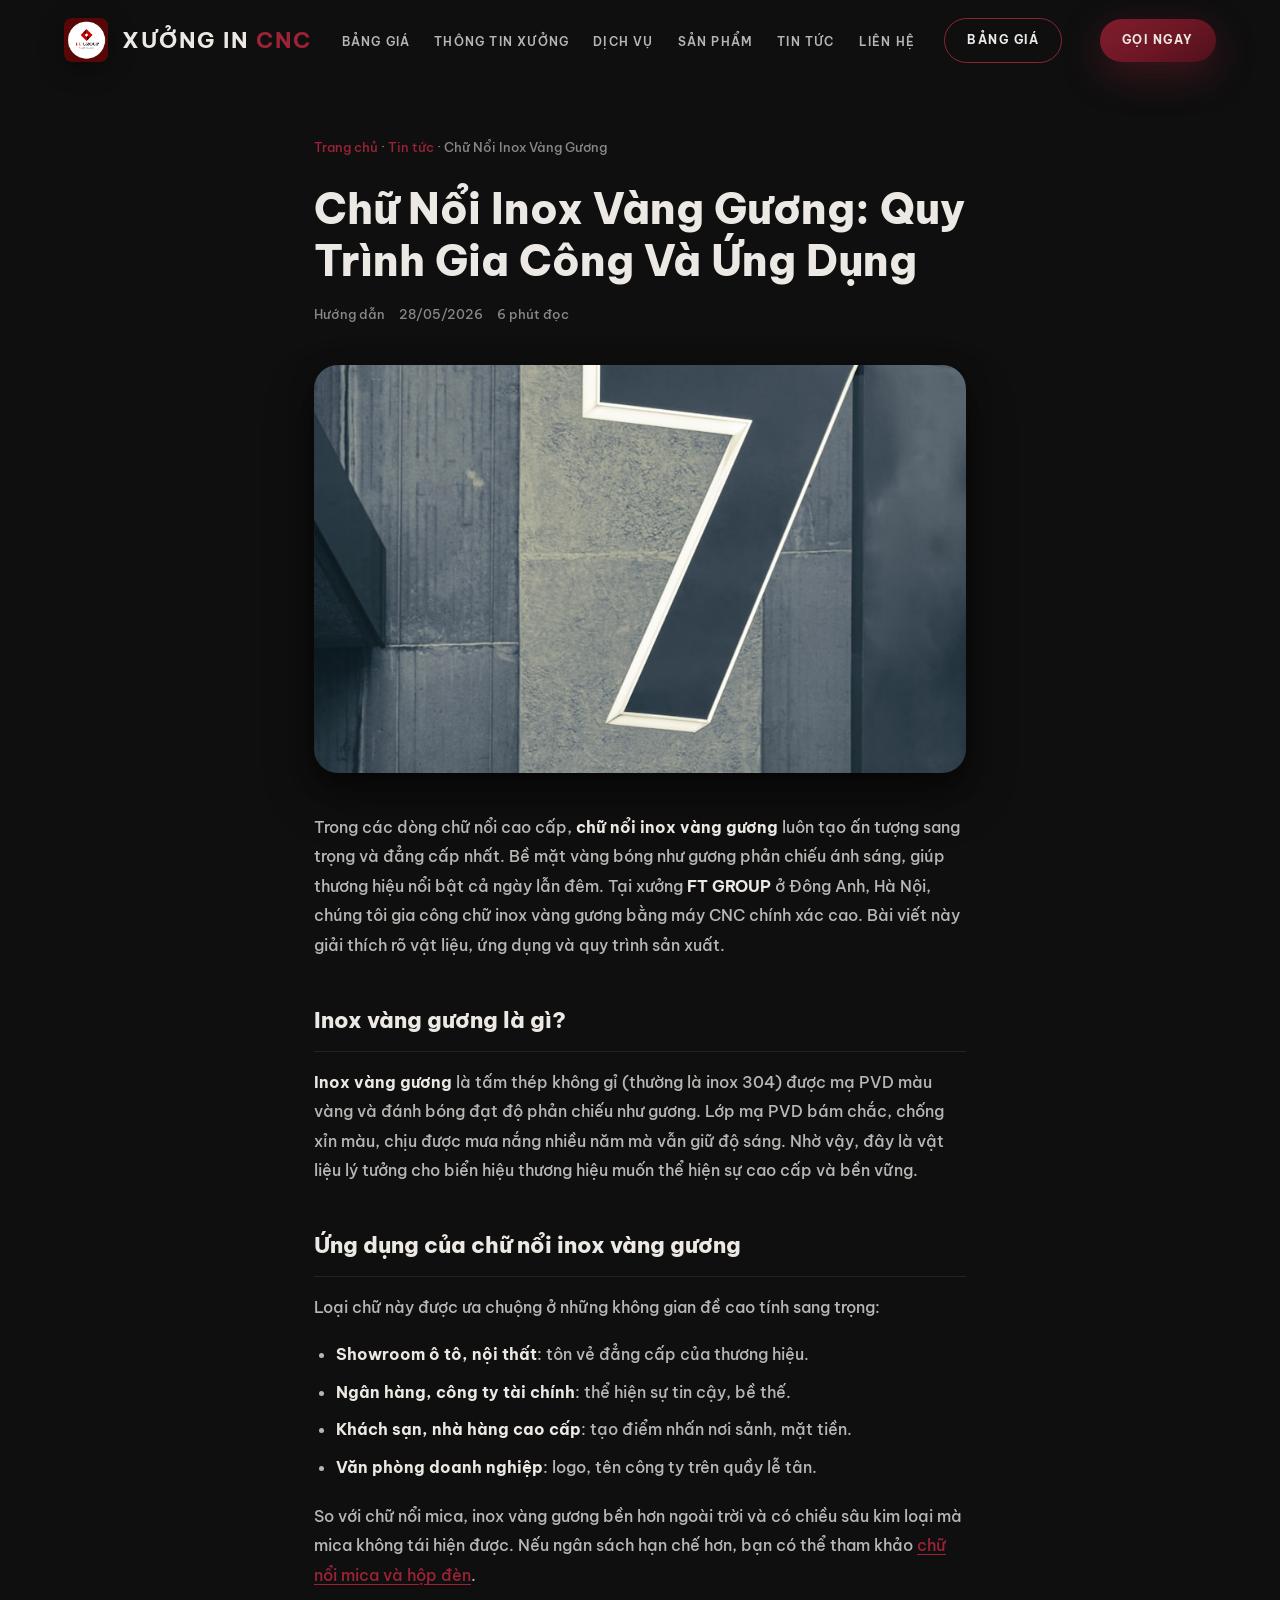
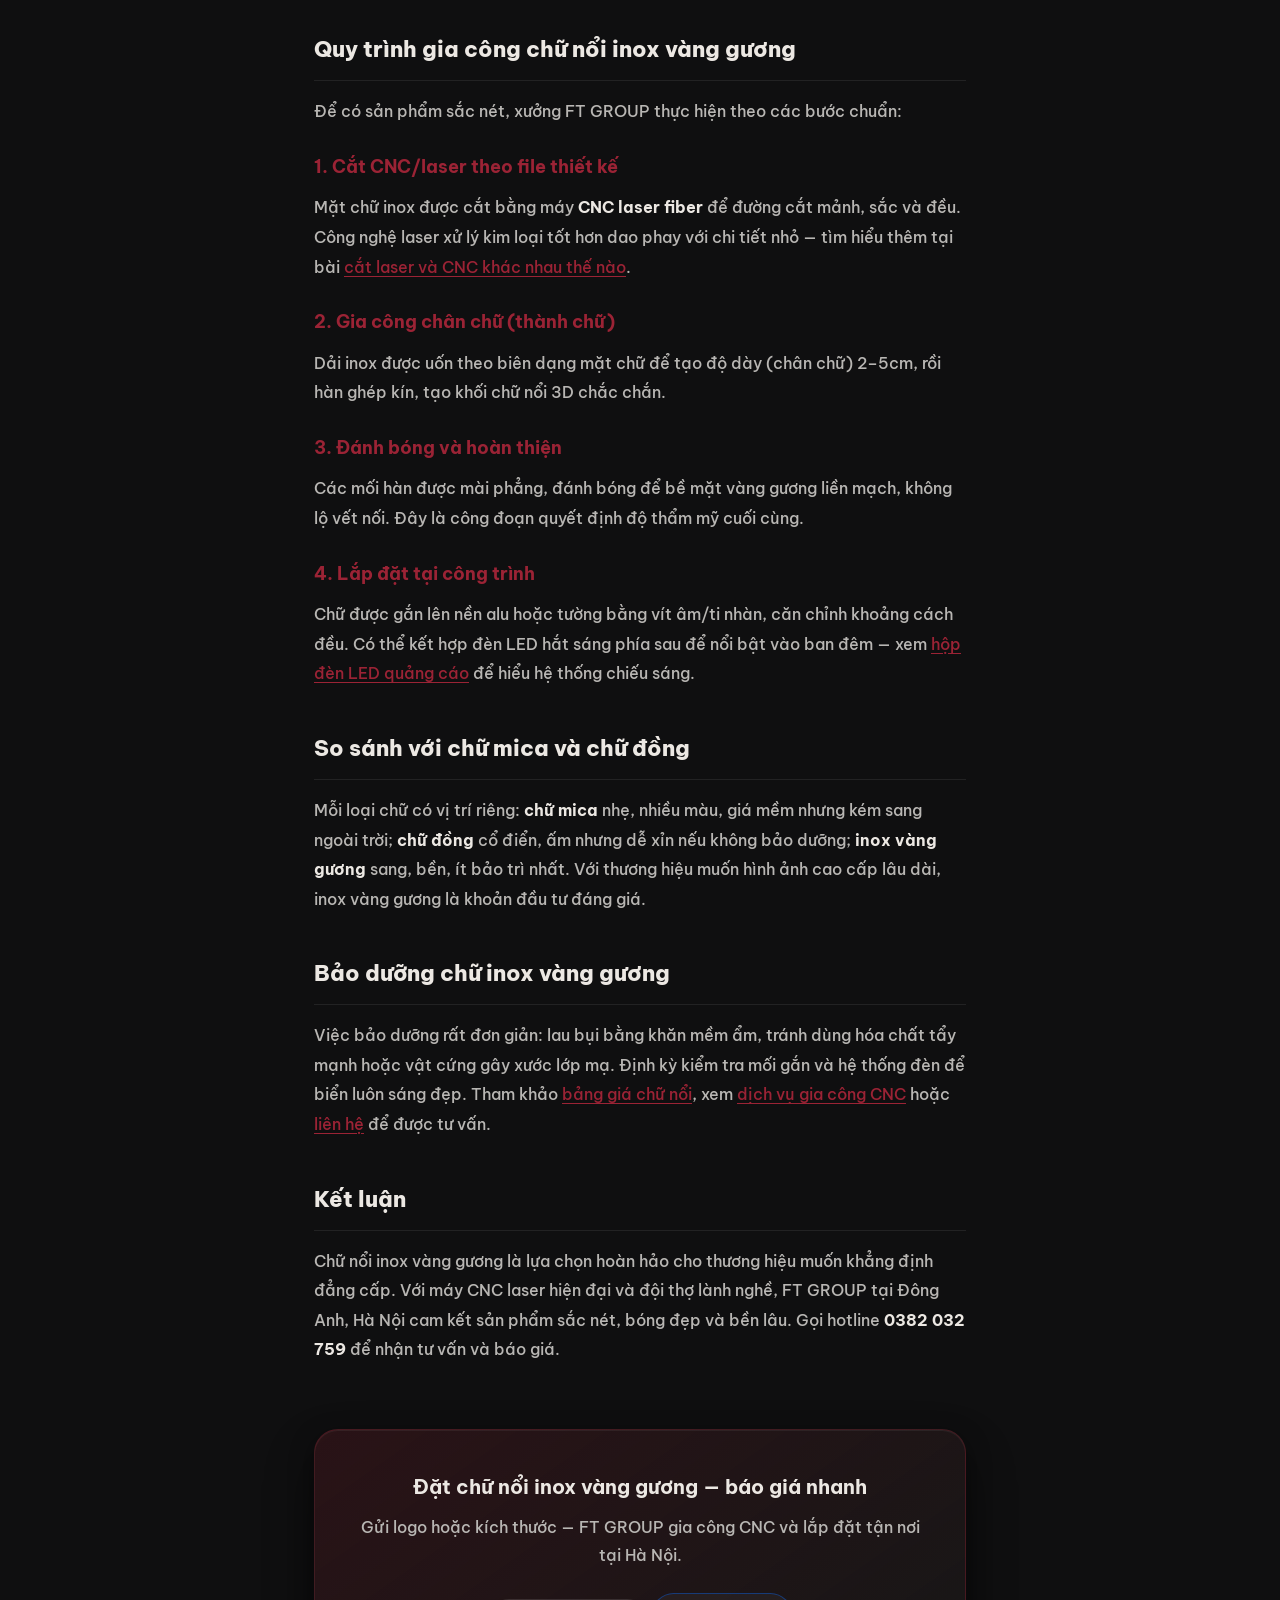
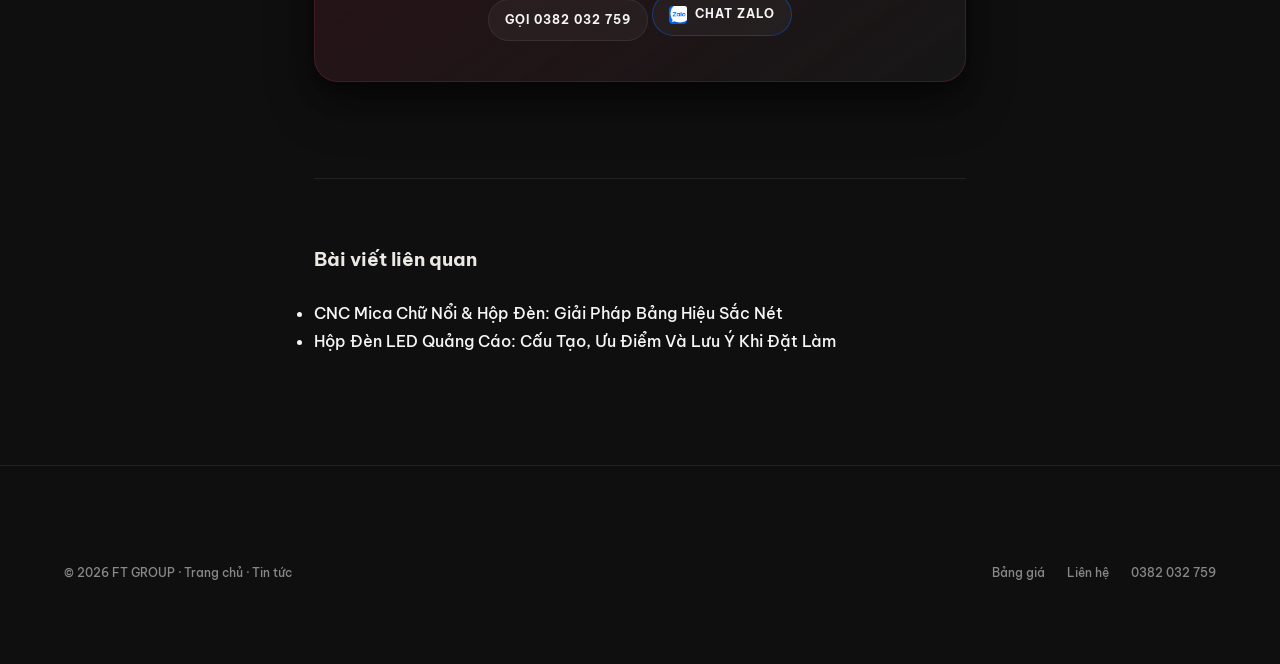
<file: blog/chu-noi-inox-vang-guong.html>
<!DOCTYPE html>
<html lang="vi">
<head>
  <meta charset="UTF-8">
  <meta name="viewport" content="width=device-width, initial-scale=1.0, viewport-fit=cover">
  <meta name="theme-color" content="#0f0f10">
  <title>Chữ Nổi Inox Vàng Gương | Gia Công CNC Đông Anh</title>
  <meta name="description" content="Gia công chữ nổi inox vàng gương cho bảng hiệu cao cấp. Quy trình cắt CNC, đánh bóng, lắp đặt — FT GROUP Đông Anh, Hà Nội.">
  <meta name="robots" content="index, follow">
  <link rel="canonical" href="https://cnc.ftgroup.vn/blog/chu-noi-inox-vang-guong.html">
  <meta property="og:type" content="article">
  <meta property="og:title" content="Chữ Nổi Inox Vàng Gương: Quy Trình Gia Công Và Ứng Dụng">
  <meta property="og:description" content="Gia công chữ nổi inox vàng gương cho bảng hiệu cao cấp. Quy trình cắt CNC, đánh bóng, lắp đặt — FT GROUP Đông Anh, Hà Nội.">
  <meta property="og:url" content="https://cnc.ftgroup.vn/blog/chu-noi-inox-vang-guong.html">
  <meta property="og:image" content="https://cnc.ftgroup.vn/assets/images/blog/chu-noi-inox-vang-guong.jpg">
  <meta property="article:published_time" content="2026-05-28">
  <link rel="preconnect" href="https://fonts.googleapis.com">
  <link rel="preconnect" href="https://fonts.gstatic.com" crossorigin>
  <link href="https://fonts.googleapis.com/css2?family=Be+Vietnam+Pro:wght@400;500;600;700;800&display=swap" rel="stylesheet">
  <link rel="stylesheet" href="../css/variables.css">
  <link rel="stylesheet" href="../css/animations.css">
  <link rel="stylesheet" href="../css/header.css">
  <link rel="stylesheet" href="../css/navbar.css">
  <link rel="stylesheet" href="../css/footer.css">
  <link rel="stylesheet" href="../css/main.css">
  <link rel="stylesheet" href="../css/contact-ui.css">
  <link rel="stylesheet" href="../css/effects-3d.css">
  <link rel="stylesheet" href="../css/blog.css">
  <link rel="stylesheet" href="../css/responsive.css">
  <link rel="icon" type="image/x-icon" href="../assets/images/logo.ico" sizes="any">
  <script type="application/ld+json">
  {
    "@context": "https://schema.org",
    "@type": "BlogPosting",
    "headline": "Chữ Nổi Inox Vàng Gương: Quy Trình Gia Công Và Ứng Dụng",
    "description": "Gia công chữ nổi inox vàng gương cho bảng hiệu cao cấp. Quy trình cắt CNC, đánh bóng, lắp đặt — FT GROUP Đông Anh, Hà Nội.",
    "image": "https://cnc.ftgroup.vn/assets/images/blog/chu-noi-inox-vang-guong.jpg",
    "datePublished": "2026-05-28",
    "dateModified": "2026-05-28",
    "author": {
      "@type": "Organization",
      "name": "FT GROUP",
      "url": "https://cnc.ftgroup.vn/"
    },
    "publisher": {
      "@type": "Organization",
      "name": "FT GROUP",
      "logo": {
        "@type": "ImageObject",
        "url": "https://cnc.ftgroup.vn/assets/images/logo.png"
      }
    },
    "mainEntityOfPage": {
      "@type": "WebPage",
      "@id": "https://cnc.ftgroup.vn/blog/chu-noi-inox-vang-guong.html"
    }
  }
  </script>
</head>
<body data-blog-base="../">

<header class="site-header" id="siteHeader">
  <a href="../index.html" class="brand brand-with-logo" aria-label="FT GROUP — Trang chủ">
    <img class="brand-logo" src="../assets/images/logo.png" width="160" height="48" alt="Logo FT GROUP" loading="eager">
    <span class="brand-name">XƯỞNG IN <span class="accent">CNC</span></span>
  </a>
  <nav aria-label="Điều hướng chính">
    <ul class="nav-links">
      <li><a href="../index.html#bang-gia">Bảng giá</a></li>
      <li><a href="../index.html#thong-tin-xuong">Thông tin xưởng</a></li>
      <li><a href="../index.html#dich-vu">Dịch vụ</a></li>
      <li><a href="../index.html#du-an">Sản phẩm</a></li>
      <li><a href="index.html">Tin tức</a></li>
      <li><a href="../index.html#lien-he">Liên hệ</a></li>
    </ul>
  </nav>
  <a href="../index.html#bang-gia" class="nav-cta nav-cta--quote">Bảng giá</a>
  <a href="tel:+84382032759" class="nav-cta">Gọi ngay</a>
  <button class="nav-toggle" aria-label="Mở menu" aria-expanded="false" aria-controls="mobileMenu">
    <span></span><span></span><span></span>
  </button>
</header>

<div class="mobile-menu" id="mobileMenu" role="dialog" aria-label="Menu di động">
  <a href="../index.html#bang-gia">Bảng giá</a>
  <a href="../index.html#thong-tin-xuong">Thông tin xưởng</a>
  <a href="../index.html#dich-vu">Dịch vụ</a>
  <a href="../index.html#du-an">Sản phẩm</a>
  <a href="index.html">Tin tức</a>
  <a href="../index.html#lien-he">Liên hệ</a>
  <a href="tel:+84382032759" class="mobile-menu-cta">Gọi 0382 032 759</a>
</div>

<main>
  <article class="article-wrap">
    <nav class="article-breadcrumb" aria-label="Breadcrumb">
      <a href="../index.html">Trang chủ</a> · <a href="index.html">Tin tức</a> · Chữ Nổi Inox Vàng Gương
    </nav>

    <header class="article-header">
      <h1>Chữ Nổi Inox Vàng Gương: Quy Trình Gia Công Và Ứng Dụng</h1>
      <div class="article-meta">
        <span>Hướng dẫn</span>
        <time datetime="2026-05-28">28/05/2026</time>
        <span>6 phút đọc</span>
      </div>
    </header>

    <figure class="article-cover">
      <img src="../assets/images/blog/chu-noi-inox-vang-guong.jpg" width="780" height="488" alt="Chữ nổi inox vàng gương gia công CNC tại FT GROUP" loading="eager">
    </figure>

    <div class="article-body">
      <p>Trong các dòng chữ nổi cao cấp, <strong>chữ nổi inox vàng gương</strong> luôn tạo ấn tượng sang trọng và đẳng cấp nhất. Bề mặt vàng bóng như gương phản chiếu ánh sáng, giúp thương hiệu nổi bật cả ngày lẫn đêm. Tại xưởng <strong>FT GROUP</strong> ở Đông Anh, Hà Nội, chúng tôi gia công chữ inox vàng gương bằng máy CNC chính xác cao. Bài viết này giải thích rõ vật liệu, ứng dụng và quy trình sản xuất.</p>

      <h2>Inox vàng gương là gì?</h2>
      <p><strong>Inox vàng gương</strong> là tấm thép không gỉ (thường là inox 304) được mạ PVD màu vàng và đánh bóng đạt độ phản chiếu như gương. Lớp mạ PVD bám chắc, chống xỉn màu, chịu được mưa nắng nhiều năm mà vẫn giữ độ sáng. Nhờ vậy, đây là vật liệu lý tưởng cho biển hiệu thương hiệu muốn thể hiện sự cao cấp và bền vững.</p>

      <h2>Ứng dụng của chữ nổi inox vàng gương</h2>
      <p>Loại chữ này được ưa chuộng ở những không gian đề cao tính sang trọng:</p>
      <ul>
        <li><strong>Showroom ô tô, nội thất</strong>: tôn vẻ đẳng cấp của thương hiệu.</li>
        <li><strong>Ngân hàng, công ty tài chính</strong>: thể hiện sự tin cậy, bề thế.</li>
        <li><strong>Khách sạn, nhà hàng cao cấp</strong>: tạo điểm nhấn nơi sảnh, mặt tiền.</li>
        <li><strong>Văn phòng doanh nghiệp</strong>: logo, tên công ty trên quầy lễ tân.</li>
      </ul>
      <p>So với chữ nổi mica, inox vàng gương bền hơn ngoài trời và có chiều sâu kim loại mà mica không tái hiện được. Nếu ngân sách hạn chế hơn, bạn có thể tham khảo <a href="cnc-mica-chu-noi-hop-den.html">chữ nổi mica và hộp đèn</a>.</p>

      <h2>Quy trình gia công chữ nổi inox vàng gương</h2>
      <p>Để có sản phẩm sắc nét, xưởng FT GROUP thực hiện theo các bước chuẩn:</p>
      <h3>1. Cắt CNC/laser theo file thiết kế</h3>
      <p>Mặt chữ inox được cắt bằng máy <strong>CNC laser fiber</strong> để đường cắt mảnh, sắc và đều. Công nghệ laser xử lý kim loại tốt hơn dao phay với chi tiết nhỏ — tìm hiểu thêm tại bài <a href="cat-laser-va-cnc-khac-nhau-the-nao.html">cắt laser và CNC khác nhau thế nào</a>.</p>
      <h3>2. Gia công chân chữ (thành chữ)</h3>
      <p>Dải inox được uốn theo biên dạng mặt chữ để tạo độ dày (chân chữ) 2–5cm, rồi hàn ghép kín, tạo khối chữ nổi 3D chắc chắn.</p>
      <h3>3. Đánh bóng và hoàn thiện</h3>
      <p>Các mối hàn được mài phẳng, đánh bóng để bề mặt vàng gương liền mạch, không lộ vết nối. Đây là công đoạn quyết định độ thẩm mỹ cuối cùng.</p>
      <h3>4. Lắp đặt tại công trình</h3>
      <p>Chữ được gắn lên nền alu hoặc tường bằng vít âm/ti nhàn, căn chỉnh khoảng cách đều. Có thể kết hợp đèn LED hắt sáng phía sau để nổi bật vào ban đêm — xem <a href="hop-den-led-quang-cao.html">hộp đèn LED quảng cáo</a> để hiểu hệ thống chiếu sáng.</p>

      <h2>So sánh với chữ mica và chữ đồng</h2>
      <p>Mỗi loại chữ có vị trí riêng: <strong>chữ mica</strong> nhẹ, nhiều màu, giá mềm nhưng kém sang ngoài trời; <strong>chữ đồng</strong> cổ điển, ấm nhưng dễ xỉn nếu không bảo dưỡng; <strong>inox vàng gương</strong> sang, bền, ít bảo trì nhất. Với thương hiệu muốn hình ảnh cao cấp lâu dài, inox vàng gương là khoản đầu tư đáng giá.</p>

      <h2>Bảo dưỡng chữ inox vàng gương</h2>
      <p>Việc bảo dưỡng rất đơn giản: lau bụi bằng khăn mềm ẩm, tránh dùng hóa chất tẩy mạnh hoặc vật cứng gây xước lớp mạ. Định kỳ kiểm tra mối gắn và hệ thống đèn để biển luôn sáng đẹp. Tham khảo <a href="../index.html#bang-gia">bảng giá chữ nổi</a>, xem <a href="../index.html#dich-vu">dịch vụ gia công CNC</a> hoặc <a href="../index.html#lien-he">liên hệ</a> để được tư vấn.</p>

      <h2>Kết luận</h2>
      <p>Chữ nổi inox vàng gương là lựa chọn hoàn hảo cho thương hiệu muốn khẳng định đẳng cấp. Với máy CNC laser hiện đại và đội thợ lành nghề, FT GROUP tại Đông Anh, Hà Nội cam kết sản phẩm sắc nét, bóng đẹp và bền lâu. Gọi hotline <strong>0382 032 759</strong> để nhận tư vấn và báo giá.</p>
    </div>

    <aside class="article-cta">
      <h2>Đặt chữ nổi inox vàng gương — báo giá nhanh</h2>
      <p>Gửi logo hoặc kích thước — FT GROUP gia công CNC và lắp đặt tận nơi tại Hà Nội.</p>
      <a href="tel:+84382032759" class="contact-chip">Gọi 0382 032 759</a>
      <a href="https://zalo.me/0382032759" class="contact-chip contact-chip--zalo" target="_blank" rel="noopener"><img src="../assets/images/zalo.webp" alt="" class="zalo-icon" width="18" height="18" loading="lazy" decoding="async">Chat Zalo</a>
    </aside>

    <section class="article-related" aria-label="Bài viết liên quan">
      <h2>Bài viết liên quan</h2>
      <ul>
        <li><a href="cnc-mica-chu-noi-hop-den.html">CNC Mica Chữ Nổi &amp; Hộp Đèn: Giải Pháp Bảng Hiệu Sắc Nét</a></li>
        <li><a href="hop-den-led-quang-cao.html">Hộp Đèn LED Quảng Cáo: Cấu Tạo, Ưu Điểm Và Lưu Ý Khi Đặt Làm</a></li>
      </ul>
    </section>
  </article>
</main>

<footer class="site-footer">
  <div class="footer-bottom" style="border:none;padding-top:0">
    <div>© <span id="currentYear">2026</span> FT GROUP · <a href="../index.html">Trang chủ</a> · <a href="index.html">Tin tức</a></div>
    <nav class="footer-bottom-links">
      <a href="../index.html#bang-gia">Bảng giá</a>
      <a href="../index.html#lien-he">Liên hệ</a>
      <a href="tel:+84382032759">0382 032 759</a>
    </nav>
  </div>
</footer>

<script src="../js/navbar.js" defer></script>
<script src="../js/main.js" defer></script>
</body>
</html>
</file>
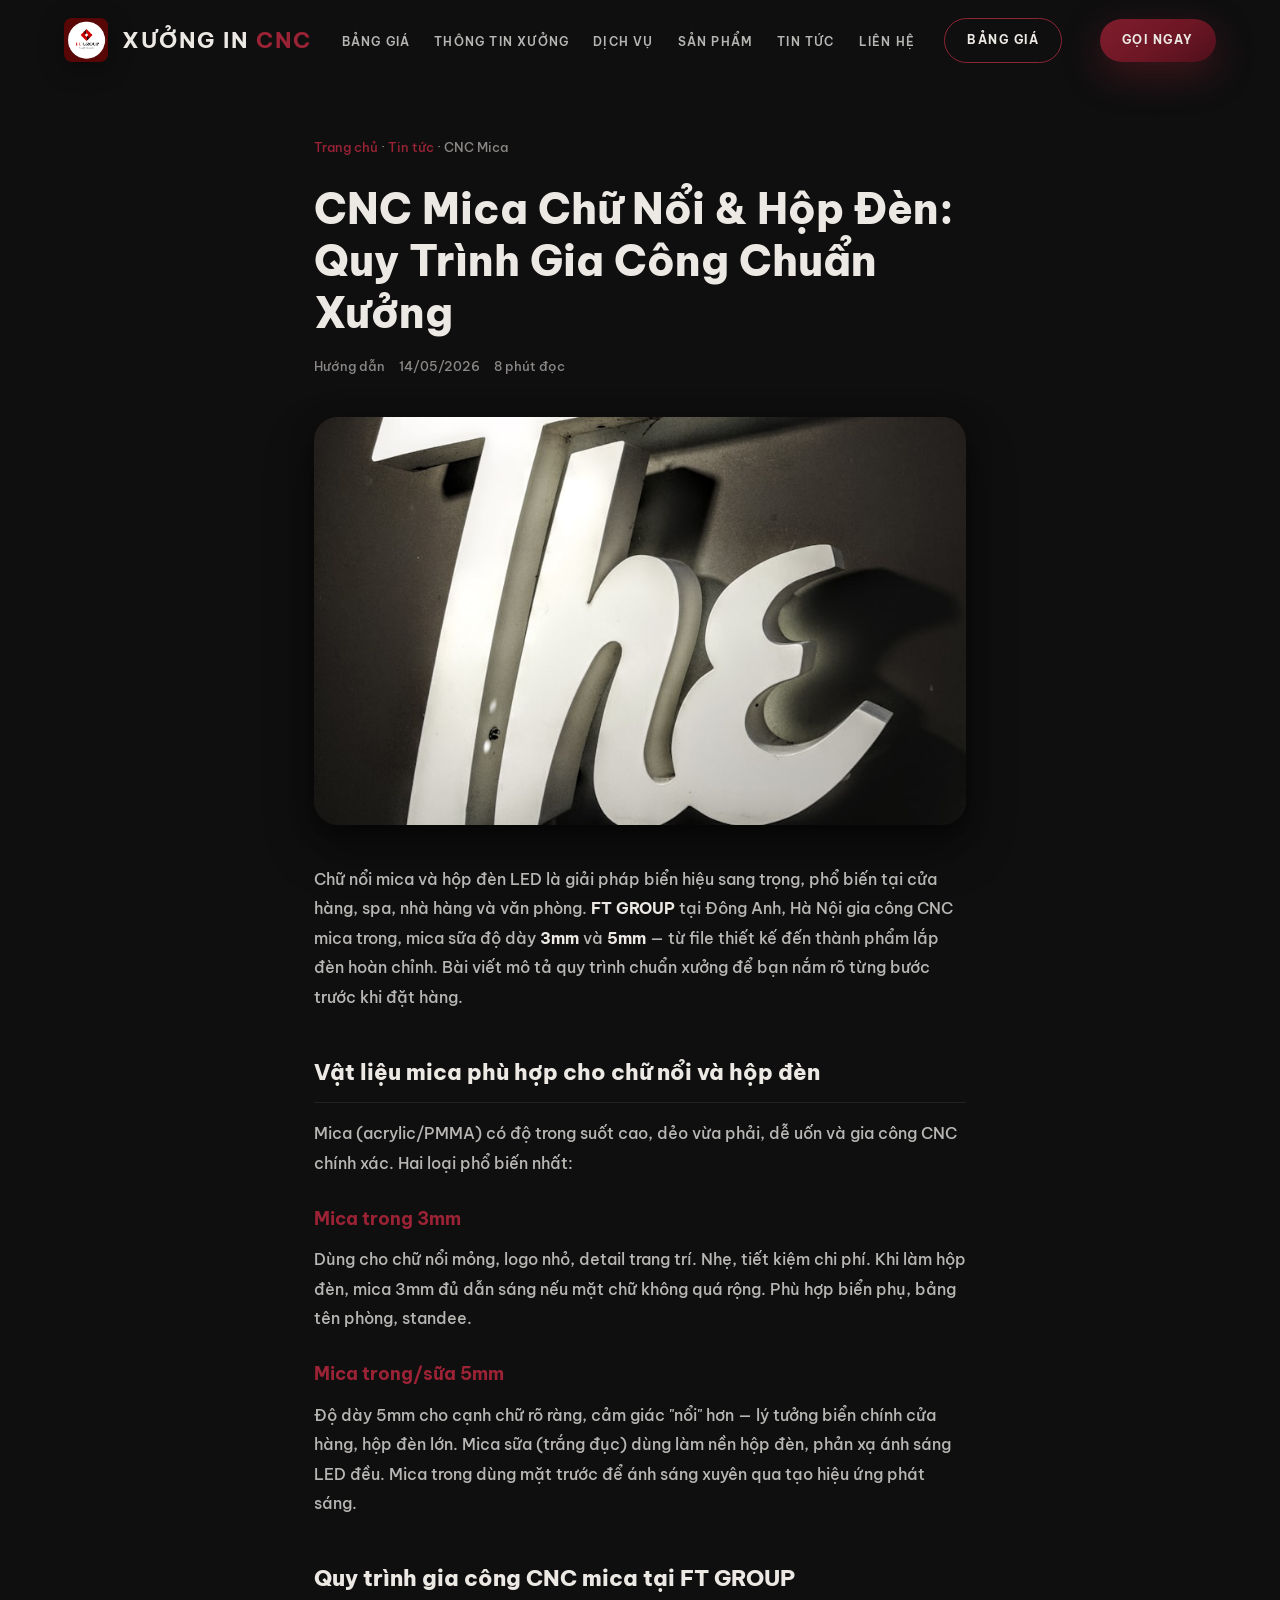
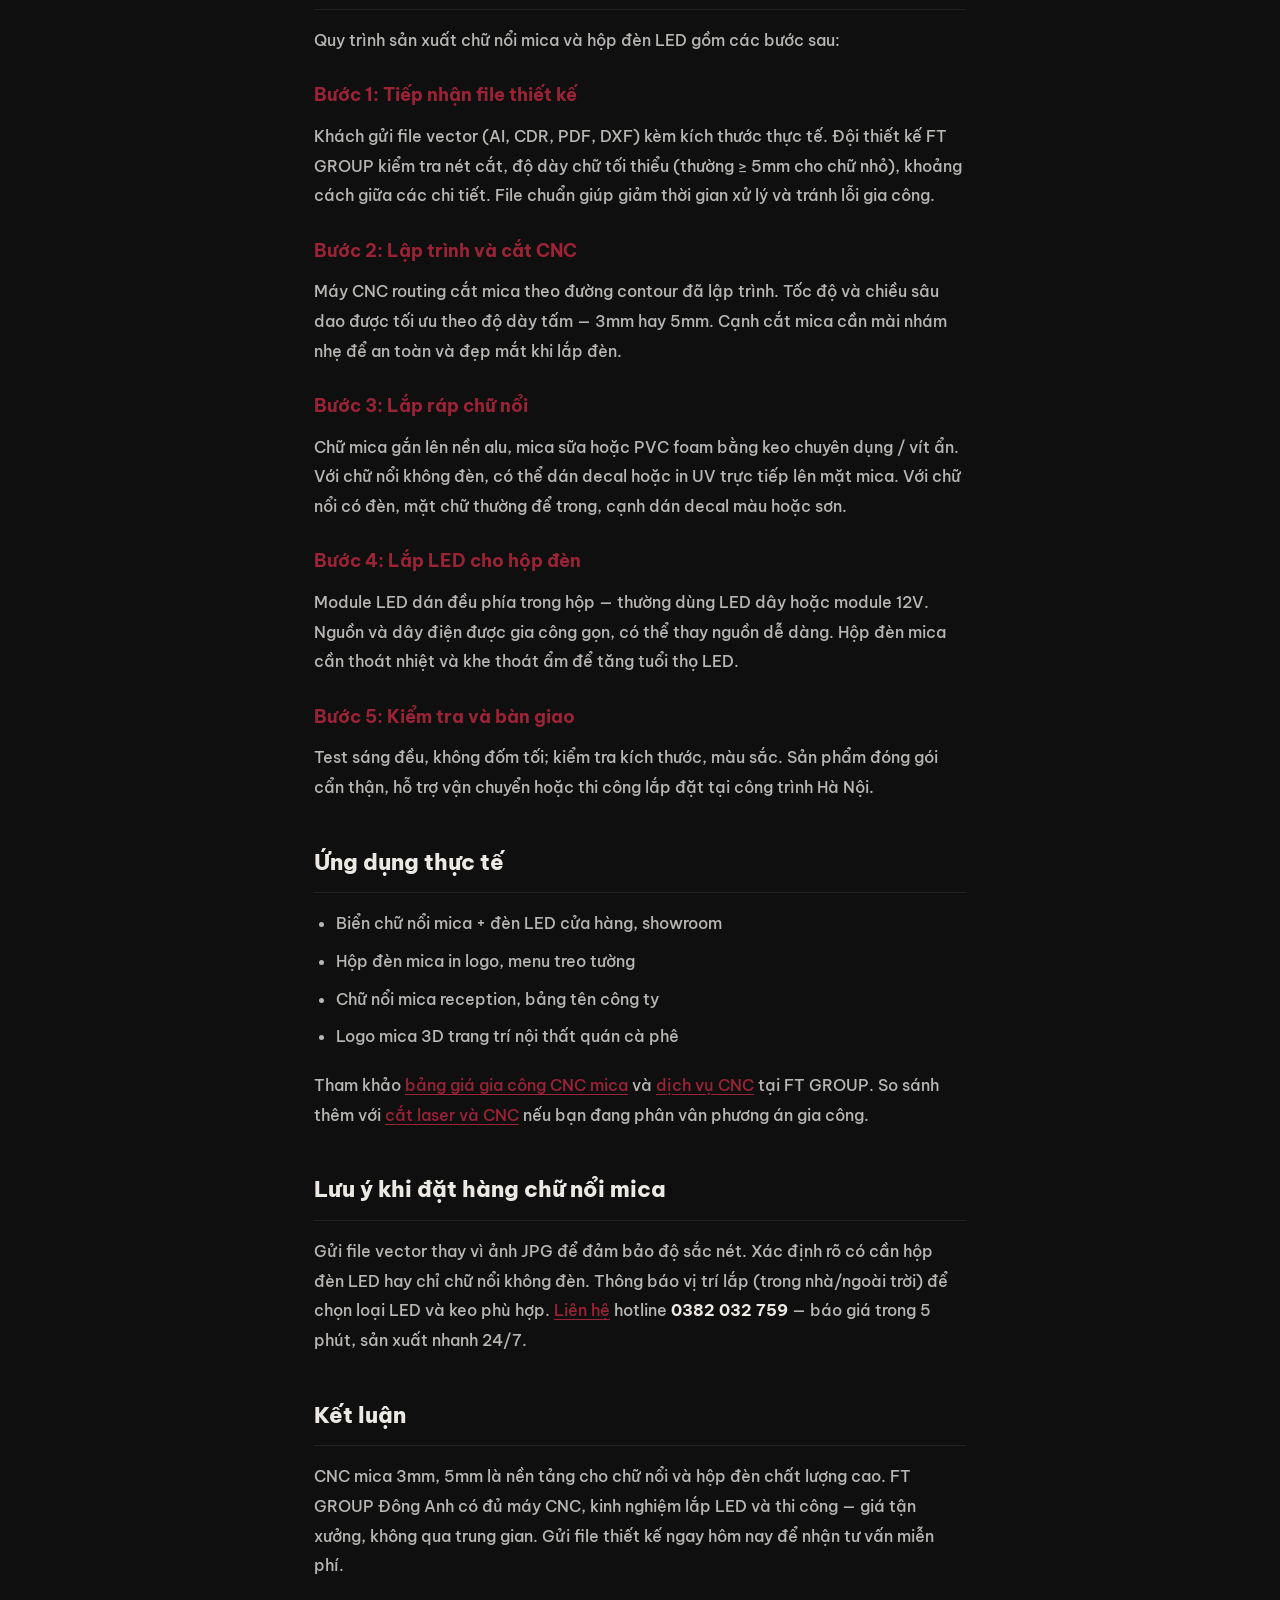
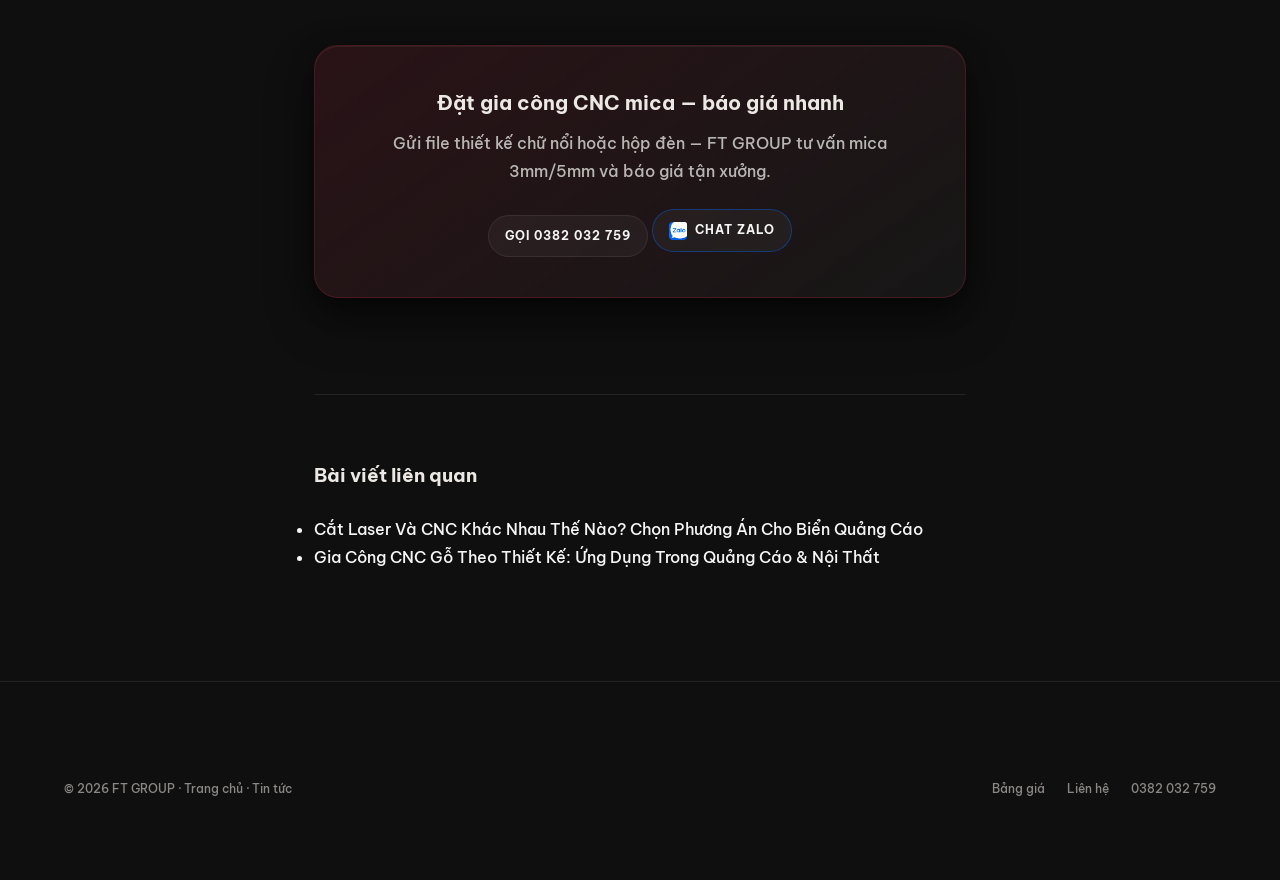
<file: blog/cnc-mica-chu-noi-hop-den.html>
<!DOCTYPE html>
<html lang="vi">
<head>
  <meta charset="UTF-8">
  <meta name="viewport" content="width=device-width, initial-scale=1.0, viewport-fit=cover">
  <meta name="theme-color" content="#0f0f10">
  <title>CNC Mica Chữ Nổi Hộp Đèn | Gia Công Đông Anh Hà Nội</title>
  <meta name="description" content="Quy trình gia công CNC mica chữ nổi, hộp đèn quảng cáo. Mica trong 3mm, 5mm — giá tận xưởng FT GROUP Đông Anh.">
  <meta name="robots" content="index, follow">
  <link rel="canonical" href="https://cnc.ftgroup.vn/blog/cnc-mica-chu-noi-hop-den.html">
  <meta property="og:type" content="article">
  <meta property="og:title" content="CNC Mica Chữ Nổi &amp; Hộp Đèn: Quy Trình Gia Công Chuẩn Xưởng">
  <meta property="og:description" content="Từ file thiết kế đến thành phẩm chữ nổi mica, hộp đèn LED — quy trình CNC mica 3mm, 5mm tại FT GROUP Đông Anh.">
  <meta property="og:url" content="https://cnc.ftgroup.vn/blog/cnc-mica-chu-noi-hop-den.html">
  <meta property="og:image" content="https://cnc.ftgroup.vn/assets/images/blog/cnc-mica-chu-noi-hop-den.jpg">
  <meta property="article:published_time" content="2026-05-14">
  <link rel="preconnect" href="https://fonts.googleapis.com">
  <link rel="preconnect" href="https://fonts.gstatic.com" crossorigin>
  <link href="https://fonts.googleapis.com/css2?family=Be+Vietnam+Pro:wght@400;500;600;700;800&display=swap" rel="stylesheet">
  <link rel="stylesheet" href="../css/variables.css">
  <link rel="stylesheet" href="../css/animations.css">
  <link rel="stylesheet" href="../css/header.css">
  <link rel="stylesheet" href="../css/navbar.css">
  <link rel="stylesheet" href="../css/footer.css">
  <link rel="stylesheet" href="../css/main.css">
  <link rel="stylesheet" href="../css/contact-ui.css">
  <link rel="stylesheet" href="../css/effects-3d.css">
  <link rel="stylesheet" href="../css/blog.css">
  <link rel="stylesheet" href="../css/responsive.css">
  <link rel="icon" type="image/x-icon" href="../assets/images/logo.ico" sizes="any">
  <script type="application/ld+json">
  {
    "@context": "https://schema.org",
    "@type": "BlogPosting",
    "headline": "CNC Mica Chữ Nổi & Hộp Đèn: Quy Trình Gia Công Chuẩn Xưởng",
    "description": "Quy trình gia công CNC mica chữ nổi, hộp đèn quảng cáo. Mica trong 3mm, 5mm — giá tận xưởng FT GROUP Đông Anh.",
    "image": "https://cnc.ftgroup.vn/assets/images/blog/cnc-mica-chu-noi-hop-den.jpg",
    "datePublished": "2026-05-14",
    "dateModified": "2026-05-14",
    "author": {
      "@type": "Organization",
      "name": "FT GROUP",
      "url": "https://cnc.ftgroup.vn/"
    },
    "publisher": {
      "@type": "Organization",
      "name": "FT GROUP",
      "logo": {
        "@type": "ImageObject",
        "url": "https://cnc.ftgroup.vn/assets/images/logo.png"
      }
    },
    "mainEntityOfPage": {
      "@type": "WebPage",
      "@id": "https://cnc.ftgroup.vn/blog/cnc-mica-chu-noi-hop-den.html"
    }
  }
  </script>
</head>
<body data-blog-base="../">

<header class="site-header" id="siteHeader">
  <a href="../index.html" class="brand brand-with-logo" aria-label="FT GROUP — Trang chủ">
    <img class="brand-logo" src="../assets/images/logo.png" width="160" height="48" alt="Logo FT GROUP" loading="eager">
    <span class="brand-name">XƯỞNG IN <span class="accent">CNC</span></span>
  </a>
  <nav aria-label="Điều hướng chính">
    <ul class="nav-links">
      <li><a href="../index.html#bang-gia">Bảng giá</a></li>
      <li><a href="../index.html#thong-tin-xuong">Thông tin xưởng</a></li>
      <li><a href="../index.html#dich-vu">Dịch vụ</a></li>
      <li><a href="../index.html#du-an">Sản phẩm</a></li>
      <li><a href="index.html" aria-current="page">Tin tức</a></li>
      <li><a href="../index.html#lien-he">Liên hệ</a></li>
    </ul>
  </nav>
  <a href="../index.html#bang-gia" class="nav-cta nav-cta--quote">Bảng giá</a>
  <a href="tel:+84382032759" class="nav-cta">Gọi ngay</a>
  <button class="nav-toggle" aria-label="Mở menu" aria-expanded="false" aria-controls="mobileMenu">
    <span></span><span></span><span></span>
  </button>
</header>

<div class="mobile-menu" id="mobileMenu" role="dialog" aria-label="Menu di động">
  <a href="../index.html#bang-gia">Bảng giá</a>
  <a href="../index.html#thong-tin-xuong">Thông tin xưởng</a>
  <a href="../index.html#dich-vu">Dịch vụ</a>
  <a href="../index.html#du-an">Sản phẩm</a>
  <a href="index.html">Tin tức</a>
  <a href="../index.html#lien-he">Liên hệ</a>
  <a href="tel:+84382032759" class="mobile-menu-cta">Gọi 0382 032 759</a>
</div>

<main>
  <article class="article-wrap">
    <nav class="article-breadcrumb" aria-label="Breadcrumb">
      <a href="../index.html">Trang chủ</a> · <a href="index.html">Tin tức</a> · CNC Mica
    </nav>

    <header class="article-header">
      <h1>CNC Mica Chữ Nổi &amp; Hộp Đèn: Quy Trình Gia Công Chuẩn Xưởng</h1>
      <div class="article-meta">
        <span>Hướng dẫn</span>
        <time datetime="2026-05-14">14/05/2026</time>
        <span>8 phút đọc</span>
      </div>
    </header>

    <figure class="article-cover">
      <img src="../assets/images/blog/cnc-mica-chu-noi-hop-den.jpg" width="780" height="488" alt="Máy CNC gia công mica tại FT GROUP" loading="eager">
    </figure>

    <div class="article-body">
      <p>Chữ nổi mica và hộp đèn LED là giải pháp biển hiệu sang trọng, phổ biến tại cửa hàng, spa, nhà hàng và văn phòng. <strong>FT GROUP</strong> tại Đông Anh, Hà Nội gia công CNC mica trong, mica sữa độ dày <strong>3mm</strong> và <strong>5mm</strong> — từ file thiết kế đến thành phẩm lắp đèn hoàn chỉnh. Bài viết mô tả quy trình chuẩn xưởng để bạn nắm rõ từng bước trước khi đặt hàng.</p>

      <h2>Vật liệu mica phù hợp cho chữ nổi và hộp đèn</h2>
      <p>Mica (acrylic/PMMA) có độ trong suốt cao, dẻo vừa phải, dễ uốn và gia công CNC chính xác. Hai loại phổ biến nhất:</p>

      <h3>Mica trong 3mm</h3>
      <p>Dùng cho chữ nổi mỏng, logo nhỏ, detail trang trí. Nhẹ, tiết kiệm chi phí. Khi làm hộp đèn, mica 3mm đủ dẫn sáng nếu mặt chữ không quá rộng. Phù hợp biển phụ, bảng tên phòng, standee.</p>

      <h3>Mica trong/sữa 5mm</h3>
      <p>Độ dày 5mm cho cạnh chữ rõ ràng, cảm giác "nổi" hơn — lý tưởng biển chính cửa hàng, hộp đèn lớn. Mica sữa (trắng đục) dùng làm nền hộp đèn, phản xạ ánh sáng LED đều. Mica trong dùng mặt trước để ánh sáng xuyên qua tạo hiệu ứng phát sáng.</p>

      <h2>Quy trình gia công CNC mica tại FT GROUP</h2>
      <p>Quy trình sản xuất chữ nổi mica và hộp đèn LED gồm các bước sau:</p>

      <h3>Bước 1: Tiếp nhận file thiết kế</h3>
      <p>Khách gửi file vector (AI, CDR, PDF, DXF) kèm kích thước thực tế. Đội thiết kế FT GROUP kiểm tra nét cắt, độ dày chữ tối thiểu (thường ≥ 5mm cho chữ nhỏ), khoảng cách giữa các chi tiết. File chuẩn giúp giảm thời gian xử lý và tránh lỗi gia công.</p>

      <h3>Bước 2: Lập trình và cắt CNC</h3>
      <p>Máy CNC routing cắt mica theo đường contour đã lập trình. Tốc độ và chiều sâu dao được tối ưu theo độ dày tấm — 3mm hay 5mm. Cạnh cắt mica cần mài nhám nhẹ để an toàn và đẹp mắt khi lắp đèn.</p>

      <h3>Bước 3: Lắp ráp chữ nổi</h3>
      <p>Chữ mica gắn lên nền alu, mica sữa hoặc PVC foam bằng keo chuyên dụng / vít ẩn. Với chữ nổi không đèn, có thể dán decal hoặc in UV trực tiếp lên mặt mica. Với chữ nổi có đèn, mặt chữ thường để trong, cạnh dán decal màu hoặc sơn.</p>

      <h3>Bước 4: Lắp LED cho hộp đèn</h3>
      <p>Module LED dán đều phía trong hộp — thường dùng LED dây hoặc module 12V. Nguồn và dây điện được gia công gọn, có thể thay nguồn dễ dàng. Hộp đèn mica cần thoát nhiệt và khe thoát ẩm để tăng tuổi thọ LED.</p>

      <h3>Bước 5: Kiểm tra và bàn giao</h3>
      <p>Test sáng đều, không đốm tối; kiểm tra kích thước, màu sắc. Sản phẩm đóng gói cẩn thận, hỗ trợ vận chuyển hoặc thi công lắp đặt tại công trình Hà Nội.</p>

      <h2>Ứng dụng thực tế</h2>
      <ul>
        <li>Biển chữ nổi mica + đèn LED cửa hàng, showroom</li>
        <li>Hộp đèn mica in logo, menu treo tường</li>
        <li>Chữ nổi mica reception, bảng tên công ty</li>
        <li>Logo mica 3D trang trí nội thất quán cà phê</li>
      </ul>
      <p>Tham khảo <a href="../index.html#bang-gia">bảng giá gia công CNC mica</a> và <a href="../index.html#dich-vu">dịch vụ CNC</a> tại FT GROUP. So sánh thêm với <a href="cat-laser-va-cnc-khac-nhau-the-nao.html">cắt laser và CNC</a> nếu bạn đang phân vân phương án gia công.</p>

      <h2>Lưu ý khi đặt hàng chữ nổi mica</h2>
      <p>Gửi file vector thay vì ảnh JPG để đảm bảo độ sắc nét. Xác định rõ có cần hộp đèn LED hay chỉ chữ nổi không đèn. Thông báo vị trí lắp (trong nhà/ngoài trời) để chọn loại LED và keo phù hợp. <a href="../index.html#lien-he">Liên hệ</a> hotline <strong>0382 032 759</strong> — báo giá trong 5 phút, sản xuất nhanh 24/7.</p>

      <h2>Kết luận</h2>
      <p>CNC mica 3mm, 5mm là nền tảng cho chữ nổi và hộp đèn chất lượng cao. FT GROUP Đông Anh có đủ máy CNC, kinh nghiệm lắp LED và thi công — giá tận xưởng, không qua trung gian. Gửi file thiết kế ngay hôm nay để nhận tư vấn miễn phí.</p>
    </div>

    <aside class="article-cta">
      <h2>Đặt gia công CNC mica — báo giá nhanh</h2>
      <p>Gửi file thiết kế chữ nổi hoặc hộp đèn — FT GROUP tư vấn mica 3mm/5mm và báo giá tận xưởng.</p>
      <a href="tel:+84382032759" class="contact-chip">Gọi 0382 032 759</a>
      <a href="https://zalo.me/0382032759" class="contact-chip contact-chip--zalo" target="_blank" rel="noopener"><img src="../assets/images/zalo.webp" alt="" class="zalo-icon" width="18" height="18" loading="lazy" decoding="async">Chat Zalo</a>
    </aside>

    <section class="article-related" aria-label="Bài viết liên quan">
      <h2>Bài viết liên quan</h2>
      <ul>
        <li><a href="cat-laser-va-cnc-khac-nhau-the-nao.html">Cắt Laser Và CNC Khác Nhau Thế Nào? Chọn Phương Án Cho Biển Quảng Cáo</a></li>
        <li><a href="gia-cong-cnc-go-thiet-ke.html">Gia Công CNC Gỗ Theo Thiết Kế: Ứng Dụng Trong Quảng Cáo &amp; Nội Thất</a></li>
      </ul>
    </section>
  </article>
</main>

<footer class="site-footer">
  <div class="footer-bottom" style="border:none;padding-top:0">
    <div>© <span id="currentYear">2026</span> FT GROUP · <a href="../index.html">Trang chủ</a> · <a href="index.html">Tin tức</a></div>
    <nav class="footer-bottom-links">
      <a href="../index.html#bang-gia">Bảng giá</a>
      <a href="../index.html#lien-he">Liên hệ</a>
      <a href="tel:+84382032759">0382 032 759</a>
    </nav>
  </div>
</footer>

<script src="../js/navbar.js" defer></script>
<script src="../js/main.js" defer></script>
</body>
</html>
</file>
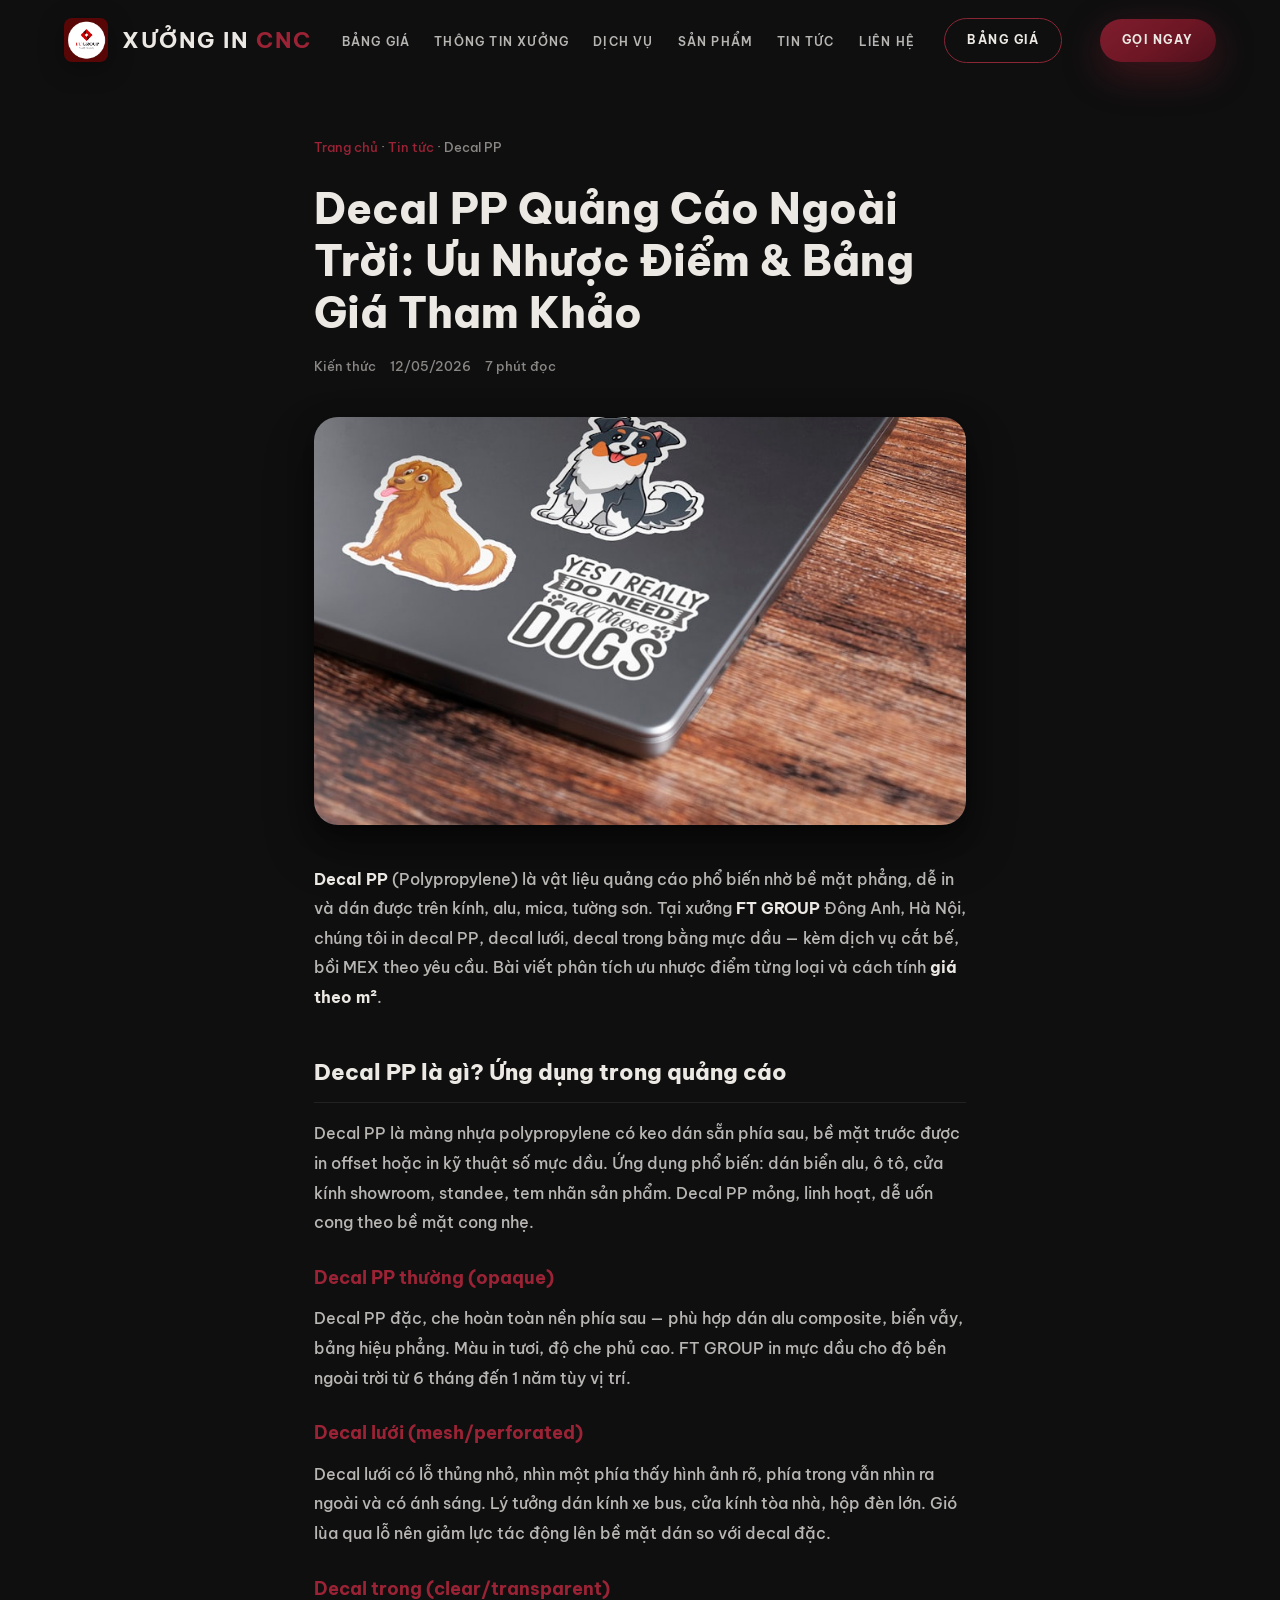
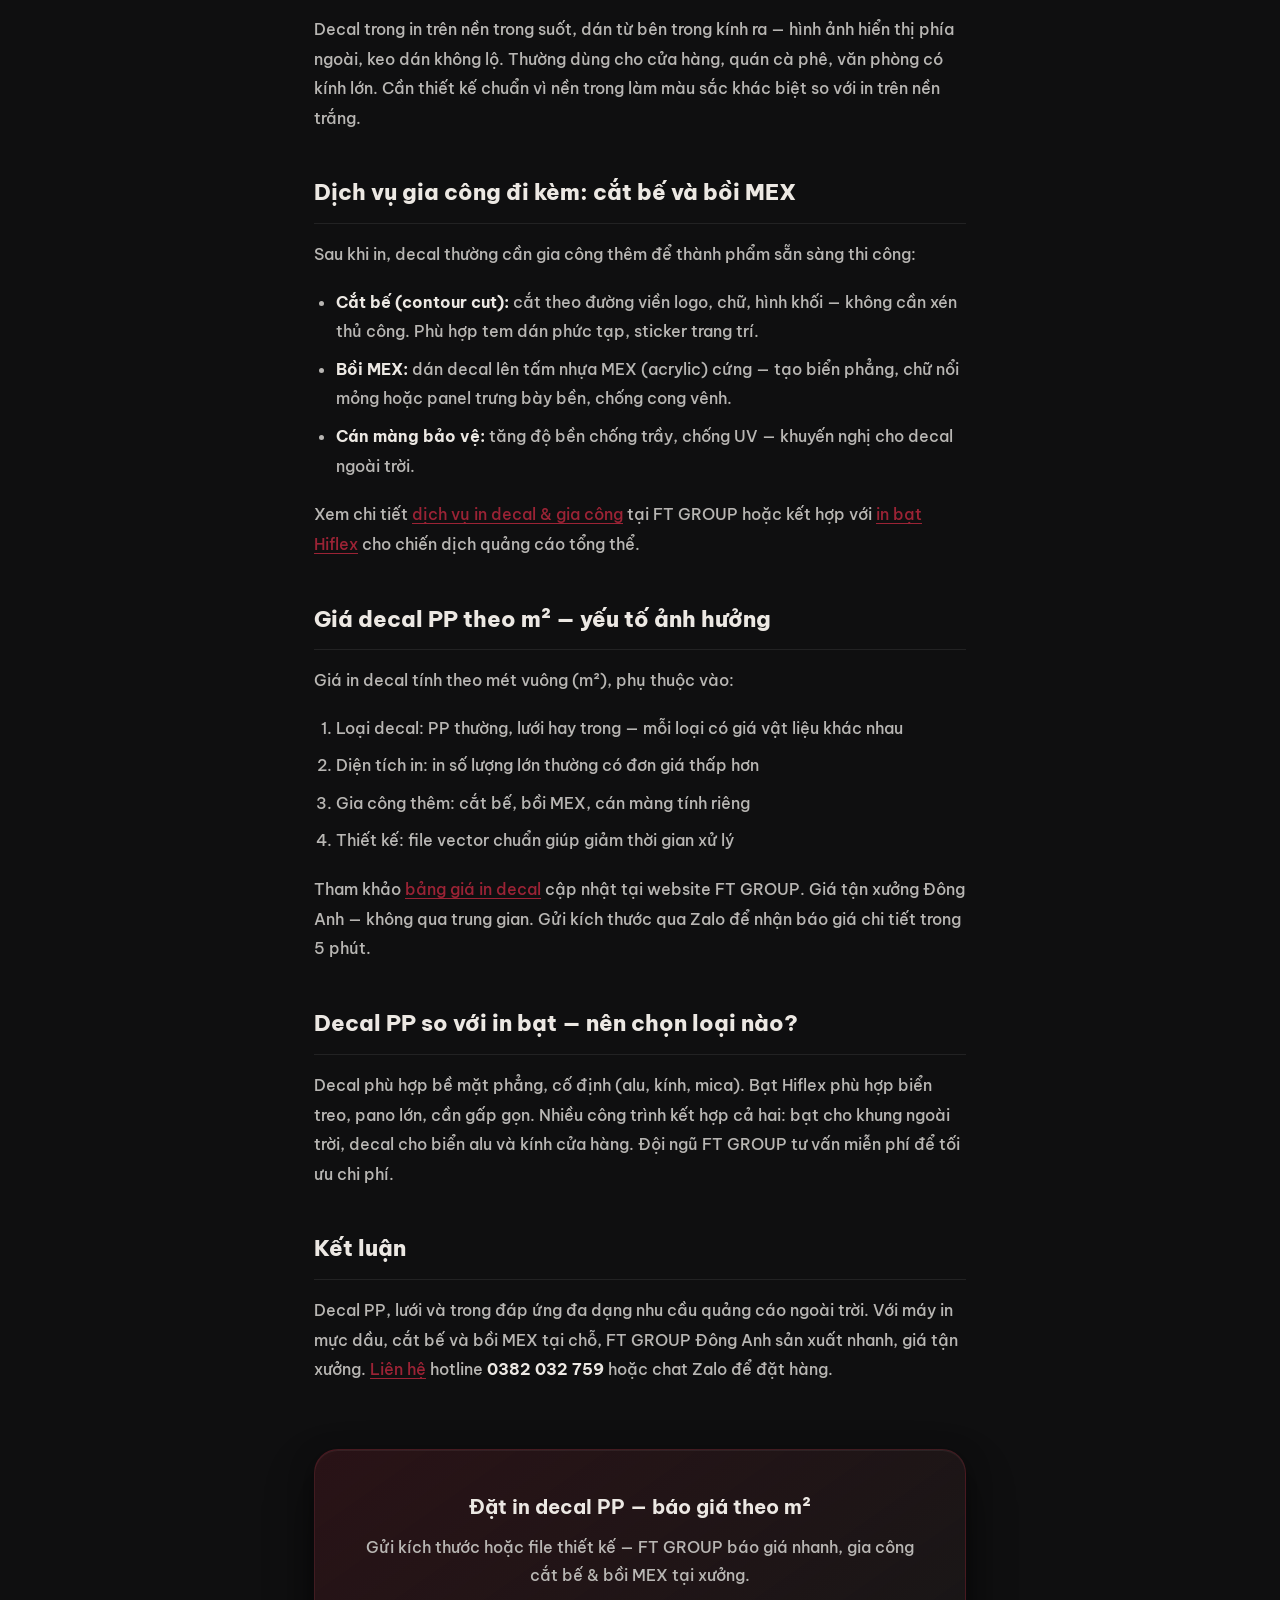
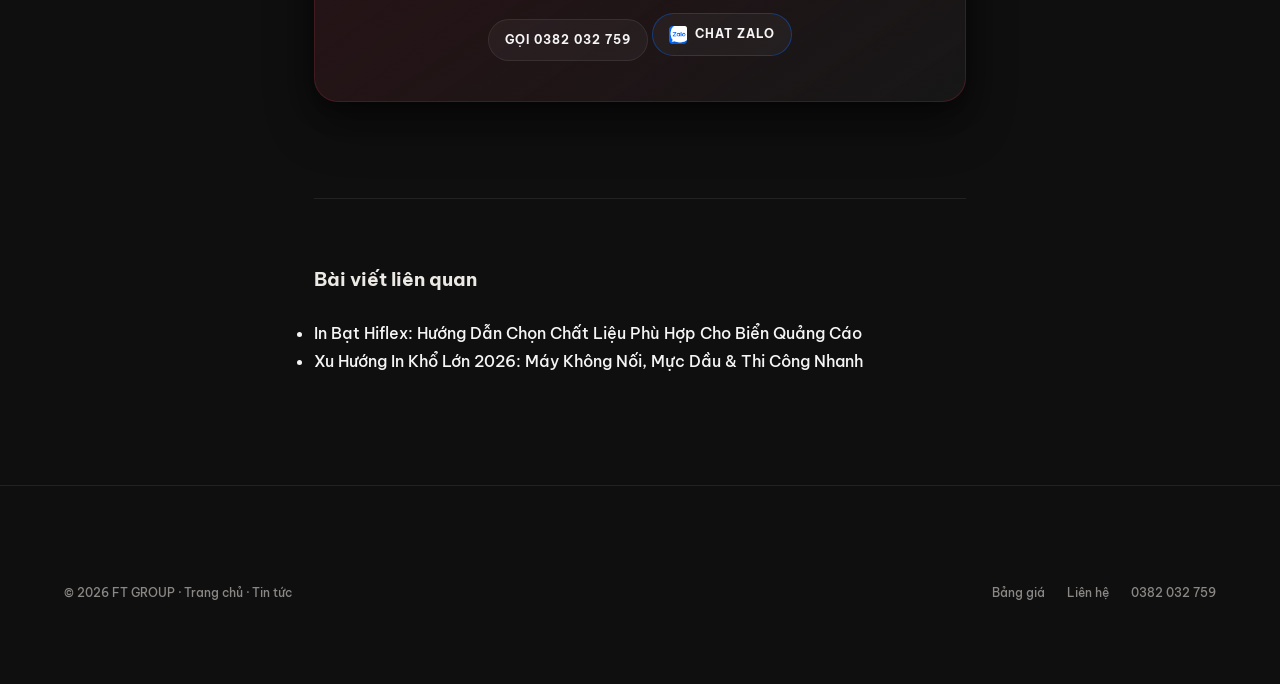
<file: blog/decal-pp-quang-cao-ngoai-troi.html>
<!DOCTYPE html>
<html lang="vi">
<head>
  <meta charset="UTF-8">
  <meta name="viewport" content="width=device-width, initial-scale=1.0, viewport-fit=cover">
  <meta name="theme-color" content="#0f0f10">
  <title>Decal PP Quảng Cáo Ngoài Trời | FT GROUP Đông Anh</title>
  <meta name="description" content="Tìm hiểu decal PP, decal lưới, decal trong cho quảng cáo ngoài trời. Bảng giá tham khảo, in mực dầu giá tận xưởng tại Đông Anh, Hà Nội.">
  <meta name="robots" content="index, follow">
  <link rel="canonical" href="https://cnc.ftgroup.vn/blog/decal-pp-quang-cao-ngoai-troi.html">
  <meta property="og:type" content="article">
  <meta property="og:title" content="Decal PP Quảng Cáo Ngoài Trời: Ưu Nhược Điểm &amp; Bảng Giá Tham Khảo">
  <meta property="og:description" content="Decal PP, decal lưới, decal trong — phân tích độ bền, ứng dụng và mức giá theo m² tại FT GROUP Đông Anh.">
  <meta property="og:url" content="https://cnc.ftgroup.vn/blog/decal-pp-quang-cao-ngoai-troi.html">
  <meta property="og:image" content="https://cnc.ftgroup.vn/assets/images/blog/decal-pp-quang-cao-ngoai-troi.jpg">
  <meta property="article:published_time" content="2026-05-12">
  <link rel="preconnect" href="https://fonts.googleapis.com">
  <link rel="preconnect" href="https://fonts.gstatic.com" crossorigin>
  <link href="https://fonts.googleapis.com/css2?family=Be+Vietnam+Pro:wght@400;500;600;700;800&display=swap" rel="stylesheet">
  <link rel="stylesheet" href="../css/variables.css">
  <link rel="stylesheet" href="../css/animations.css">
  <link rel="stylesheet" href="../css/header.css">
  <link rel="stylesheet" href="../css/navbar.css">
  <link rel="stylesheet" href="../css/footer.css">
  <link rel="stylesheet" href="../css/main.css">
  <link rel="stylesheet" href="../css/contact-ui.css">
  <link rel="stylesheet" href="../css/effects-3d.css">
  <link rel="stylesheet" href="../css/blog.css">
  <link rel="stylesheet" href="../css/responsive.css">
  <link rel="icon" type="image/x-icon" href="../assets/images/logo.ico" sizes="any">
  <script type="application/ld+json">
  {
    "@context": "https://schema.org",
    "@type": "BlogPosting",
    "headline": "Decal PP Quảng Cáo Ngoài Trời: Ưu Nhược Điểm & Bảng Giá Tham Khảo",
    "description": "Tìm hiểu decal PP, decal lưới, decal trong cho quảng cáo ngoài trời. Bảng giá tham khảo, in mực dầu giá tận xưởng tại Đông Anh, Hà Nội.",
    "image": "https://cnc.ftgroup.vn/assets/images/blog/decal-pp-quang-cao-ngoai-troi.jpg",
    "datePublished": "2026-05-12",
    "dateModified": "2026-05-12",
    "author": {
      "@type": "Organization",
      "name": "FT GROUP",
      "url": "https://cnc.ftgroup.vn/"
    },
    "publisher": {
      "@type": "Organization",
      "name": "FT GROUP",
      "logo": {
        "@type": "ImageObject",
        "url": "https://cnc.ftgroup.vn/assets/images/logo.png"
      }
    },
    "mainEntityOfPage": {
      "@type": "WebPage",
      "@id": "https://cnc.ftgroup.vn/blog/decal-pp-quang-cao-ngoai-troi.html"
    }
  }
  </script>
</head>
<body data-blog-base="../">

<header class="site-header" id="siteHeader">
  <a href="../index.html" class="brand brand-with-logo" aria-label="FT GROUP — Trang chủ">
    <img class="brand-logo" src="../assets/images/logo.png" width="160" height="48" alt="Logo FT GROUP" loading="eager">
    <span class="brand-name">XƯỞNG IN <span class="accent">CNC</span></span>
  </a>
  <nav aria-label="Điều hướng chính">
    <ul class="nav-links">
      <li><a href="../index.html#bang-gia">Bảng giá</a></li>
      <li><a href="../index.html#thong-tin-xuong">Thông tin xưởng</a></li>
      <li><a href="../index.html#dich-vu">Dịch vụ</a></li>
      <li><a href="../index.html#du-an">Sản phẩm</a></li>
      <li><a href="index.html" aria-current="page">Tin tức</a></li>
      <li><a href="../index.html#lien-he">Liên hệ</a></li>
    </ul>
  </nav>
  <a href="../index.html#bang-gia" class="nav-cta nav-cta--quote">Bảng giá</a>
  <a href="tel:+84382032759" class="nav-cta">Gọi ngay</a>
  <button class="nav-toggle" aria-label="Mở menu" aria-expanded="false" aria-controls="mobileMenu">
    <span></span><span></span><span></span>
  </button>
</header>

<div class="mobile-menu" id="mobileMenu" role="dialog" aria-label="Menu di động">
  <a href="../index.html#bang-gia">Bảng giá</a>
  <a href="../index.html#thong-tin-xuong">Thông tin xưởng</a>
  <a href="../index.html#dich-vu">Dịch vụ</a>
  <a href="../index.html#du-an">Sản phẩm</a>
  <a href="index.html">Tin tức</a>
  <a href="../index.html#lien-he">Liên hệ</a>
  <a href="tel:+84382032759" class="mobile-menu-cta">Gọi 0382 032 759</a>
</div>

<main>
  <article class="article-wrap">
    <nav class="article-breadcrumb" aria-label="Breadcrumb">
      <a href="../index.html">Trang chủ</a> · <a href="index.html">Tin tức</a> · Decal PP
    </nav>

    <header class="article-header">
      <h1>Decal PP Quảng Cáo Ngoài Trời: Ưu Nhược Điểm &amp; Bảng Giá Tham Khảo</h1>
      <div class="article-meta">
        <span>Kiến thức</span>
        <time datetime="2026-05-12">12/05/2026</time>
        <span>7 phút đọc</span>
      </div>
    </header>

    <figure class="article-cover">
      <img src="../assets/images/blog/decal-pp-quang-cao-ngoai-troi.jpg" width="780" height="488" alt="Máy in decal PP tại xưởng FT GROUP" loading="eager">
    </figure>

    <div class="article-body">
      <p><strong>Decal PP</strong> (Polypropylene) là vật liệu quảng cáo phổ biến nhờ bề mặt phẳng, dễ in và dán được trên kính, alu, mica, tường sơn. Tại xưởng <strong>FT GROUP</strong> Đông Anh, Hà Nội, chúng tôi in decal PP, decal lưới, decal trong bằng mực dầu — kèm dịch vụ cắt bế, bồi MEX theo yêu cầu. Bài viết phân tích ưu nhược điểm từng loại và cách tính <strong>giá theo m²</strong>.</p>

      <h2>Decal PP là gì? Ứng dụng trong quảng cáo</h2>
      <p>Decal PP là màng nhựa polypropylene có keo dán sẵn phía sau, bề mặt trước được in offset hoặc in kỹ thuật số mực dầu. Ứng dụng phổ biến: dán biển alu, ô tô, cửa kính showroom, standee, tem nhãn sản phẩm. Decal PP mỏng, linh hoạt, dễ uốn cong theo bề mặt cong nhẹ.</p>

      <h3>Decal PP thường (opaque)</h3>
      <p>Decal PP đặc, che hoàn toàn nền phía sau — phù hợp dán alu composite, biển vẫy, bảng hiệu phẳng. Màu in tươi, độ che phủ cao. FT GROUP in mực dầu cho độ bền ngoài trời từ 6 tháng đến 1 năm tùy vị trí.</p>

      <h3>Decal lưới (mesh/perforated)</h3>
      <p>Decal lưới có lỗ thủng nhỏ, nhìn một phía thấy hình ảnh rõ, phía trong vẫn nhìn ra ngoài và có ánh sáng. Lý tưởng dán kính xe bus, cửa kính tòa nhà, hộp đèn lớn. Gió lùa qua lỗ nên giảm lực tác động lên bề mặt dán so với decal đặc.</p>

      <h3>Decal trong (clear/transparent)</h3>
      <p>Decal trong in trên nền trong suốt, dán từ bên trong kính ra — hình ảnh hiển thị phía ngoài, keo dán không lộ. Thường dùng cho cửa hàng, quán cà phê, văn phòng có kính lớn. Cần thiết kế chuẩn vì nền trong làm màu sắc khác biệt so với in trên nền trắng.</p>

      <h2>Dịch vụ gia công đi kèm: cắt bế và bồi MEX</h2>
      <p>Sau khi in, decal thường cần gia công thêm để thành phẩm sẵn sàng thi công:</p>
      <ul>
        <li><strong>Cắt bế (contour cut):</strong> cắt theo đường viền logo, chữ, hình khối — không cần xén thủ công. Phù hợp tem dán phức tạp, sticker trang trí.</li>
        <li><strong>Bồi MEX:</strong> dán decal lên tấm nhựa MEX (acrylic) cứng — tạo biển phẳng, chữ nổi mỏng hoặc panel trưng bày bền, chống cong vênh.</li>
        <li><strong>Cán màng bảo vệ:</strong> tăng độ bền chống trầy, chống UV — khuyến nghị cho decal ngoài trời.</li>
      </ul>
      <p>Xem chi tiết <a href="../index.html#dich-vu">dịch vụ in decal &amp; gia công</a> tại FT GROUP hoặc kết hợp với <a href="in-bat-hiflex-huong-dan-chon-chat-lieu.html">in bạt Hiflex</a> cho chiến dịch quảng cáo tổng thể.</p>

      <h2>Giá decal PP theo m² — yếu tố ảnh hưởng</h2>
      <p>Giá in decal tính theo mét vuông (m²), phụ thuộc vào:</p>
      <ol>
        <li>Loại decal: PP thường, lưới hay trong — mỗi loại có giá vật liệu khác nhau</li>
        <li>Diện tích in: in số lượng lớn thường có đơn giá thấp hơn</li>
        <li>Gia công thêm: cắt bế, bồi MEX, cán màng tính riêng</li>
        <li>Thiết kế: file vector chuẩn giúp giảm thời gian xử lý</li>
      </ol>
      <p>Tham khảo <a href="../index.html#bang-gia">bảng giá in decal</a> cập nhật tại website FT GROUP. Giá tận xưởng Đông Anh — không qua trung gian. Gửi kích thước qua Zalo để nhận báo giá chi tiết trong 5 phút.</p>

      <h2>Decal PP so với in bạt — nên chọn loại nào?</h2>
      <p>Decal phù hợp bề mặt phẳng, cố định (alu, kính, mica). Bạt Hiflex phù hợp biển treo, pano lớn, cần gấp gọn. Nhiều công trình kết hợp cả hai: bạt cho khung ngoài trời, decal cho biển alu và kính cửa hàng. Đội ngũ FT GROUP tư vấn miễn phí để tối ưu chi phí.</p>

      <h2>Kết luận</h2>
      <p>Decal PP, lưới và trong đáp ứng đa dạng nhu cầu quảng cáo ngoài trời. Với máy in mực dầu, cắt bế và bồi MEX tại chỗ, FT GROUP Đông Anh sản xuất nhanh, giá tận xưởng. <a href="../index.html#lien-he">Liên hệ</a> hotline <strong>0382 032 759</strong> hoặc chat Zalo để đặt hàng.</p>
    </div>

    <aside class="article-cta">
      <h2>Đặt in decal PP — báo giá theo m²</h2>
      <p>Gửi kích thước hoặc file thiết kế — FT GROUP báo giá nhanh, gia công cắt bế &amp; bồi MEX tại xưởng.</p>
      <a href="tel:+84382032759" class="contact-chip">Gọi 0382 032 759</a>
      <a href="https://zalo.me/0382032759" class="contact-chip contact-chip--zalo" target="_blank" rel="noopener"><img src="../assets/images/zalo.webp" alt="" class="zalo-icon" width="18" height="18" loading="lazy" decoding="async">Chat Zalo</a>
    </aside>

    <section class="article-related" aria-label="Bài viết liên quan">
      <h2>Bài viết liên quan</h2>
      <ul>
        <li><a href="in-bat-hiflex-huong-dan-chon-chat-lieu.html">In Bạt Hiflex: Hướng Dẫn Chọn Chất Liệu Phù Hợp Cho Biển Quảng Cáo</a></li>
        <li><a href="xu-huong-in-kho-lon-2026.html">Xu Hướng In Khổ Lớn 2026: Máy Không Nối, Mực Dầu &amp; Thi Công Nhanh</a></li>
      </ul>
    </section>
  </article>
</main>

<footer class="site-footer">
  <div class="footer-bottom" style="border:none;padding-top:0">
    <div>© <span id="currentYear">2026</span> FT GROUP · <a href="../index.html">Trang chủ</a> · <a href="index.html">Tin tức</a></div>
    <nav class="footer-bottom-links">
      <a href="../index.html#bang-gia">Bảng giá</a>
      <a href="../index.html#lien-he">Liên hệ</a>
      <a href="tel:+84382032759">0382 032 759</a>
    </nav>
  </div>
</footer>

<script src="../js/navbar.js" defer></script>
<script src="../js/main.js" defer></script>
</body>
</html>
</file>
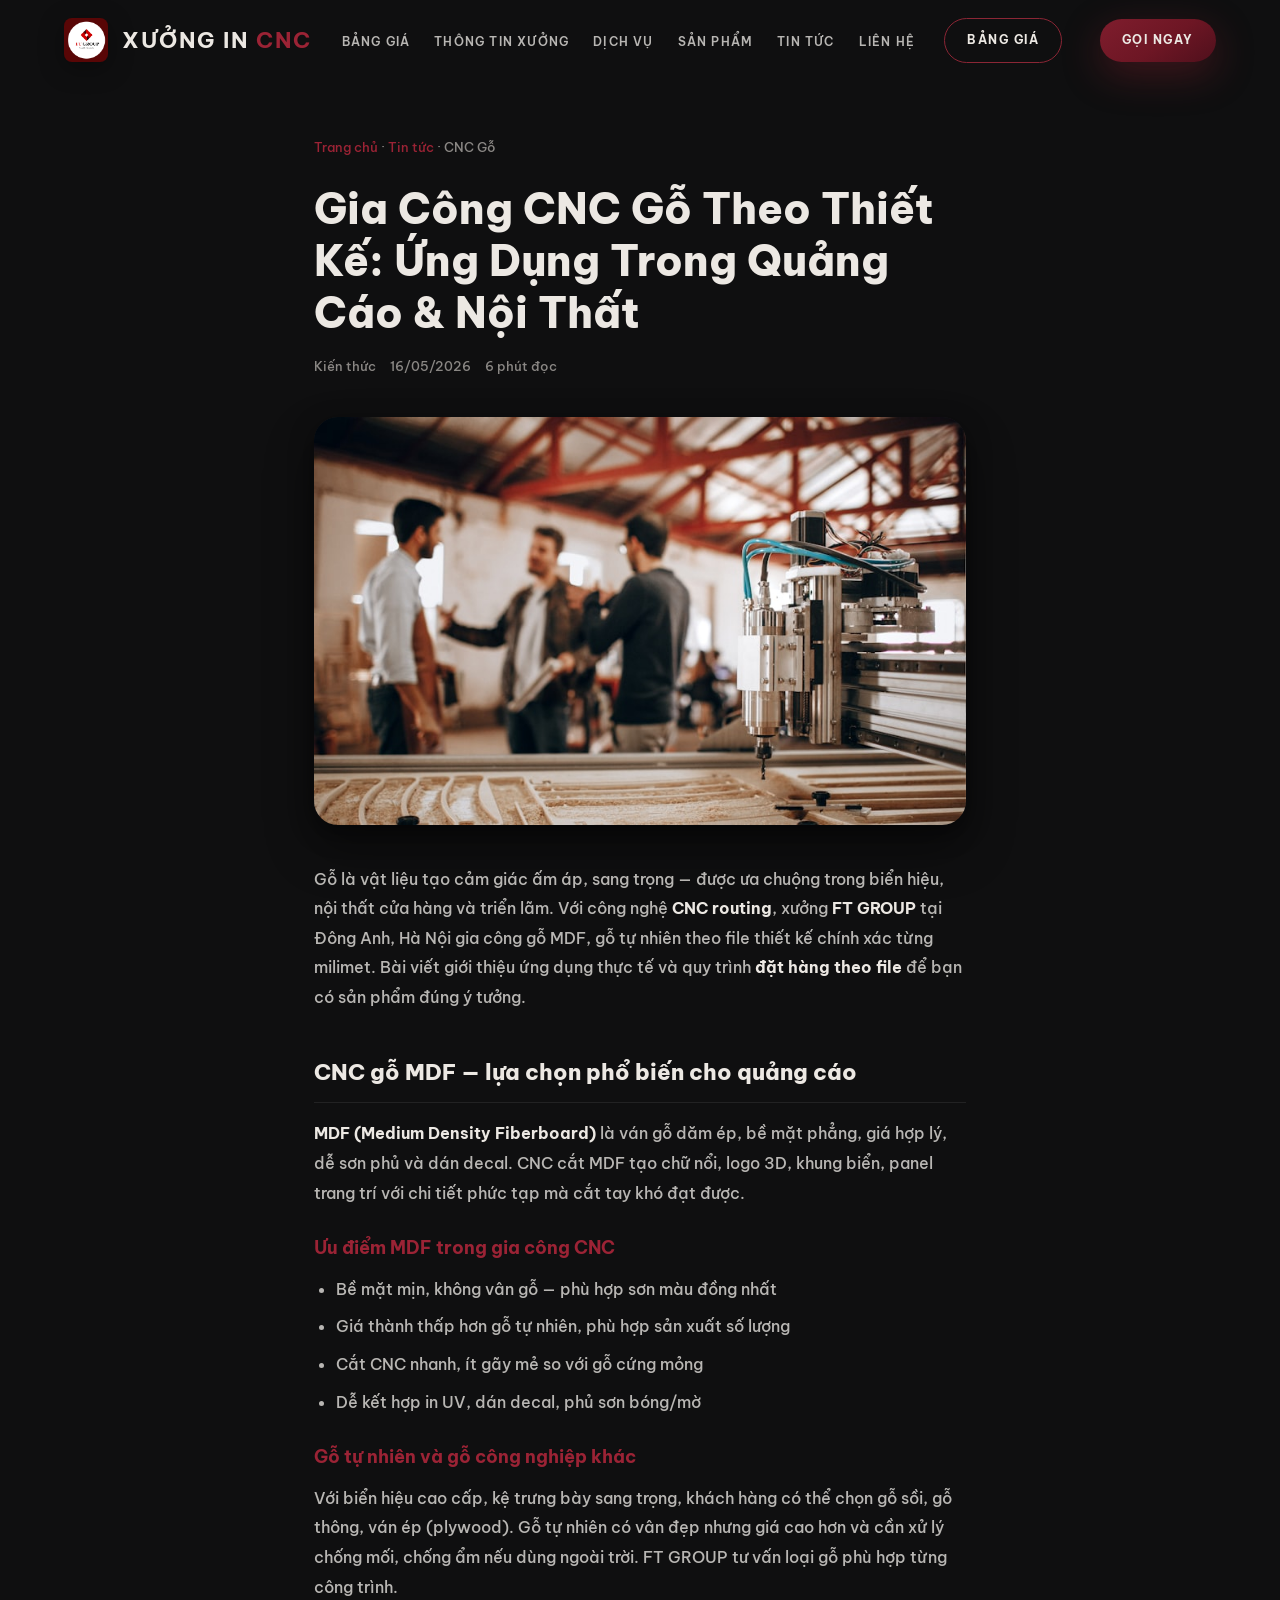
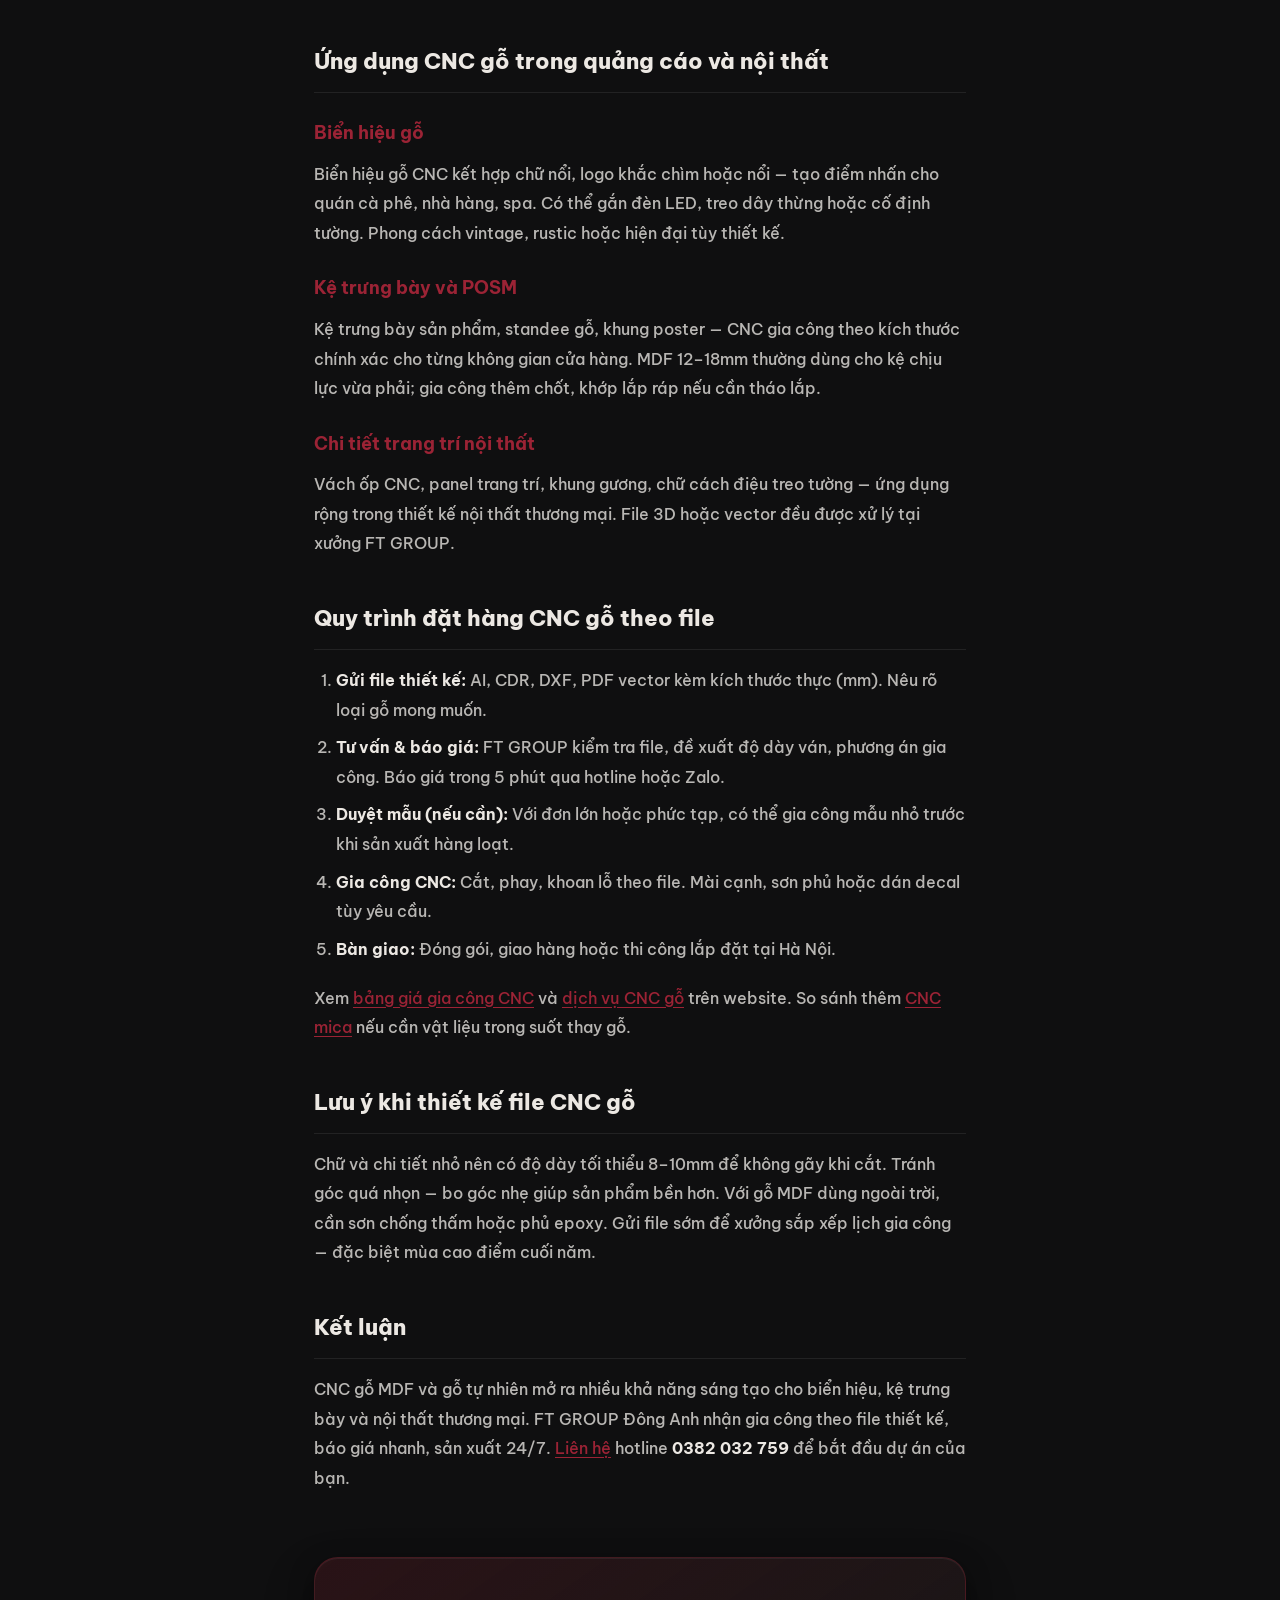
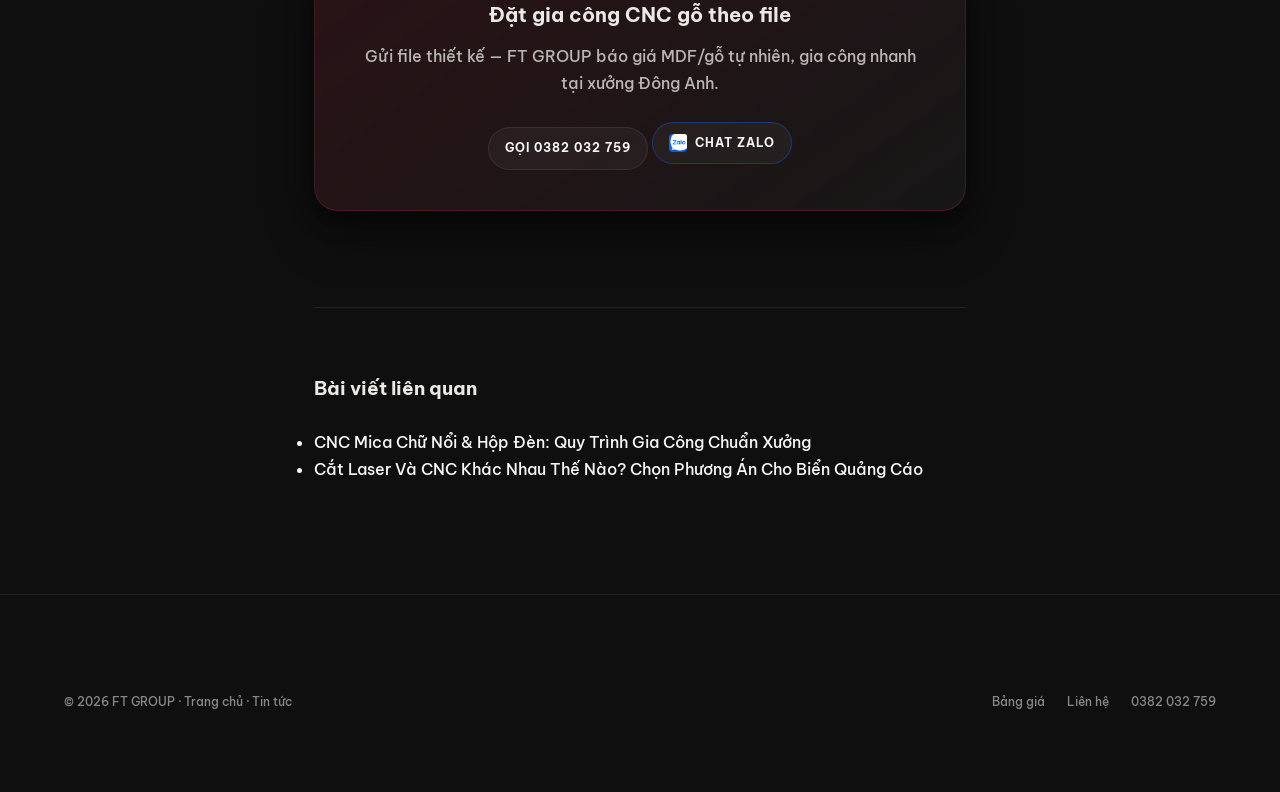
<file: blog/gia-cong-cnc-go-thiet-ke.html>
<!DOCTYPE html>
<html lang="vi">
<head>
  <meta charset="UTF-8">
  <meta name="viewport" content="width=device-width, initial-scale=1.0, viewport-fit=cover">
  <meta name="theme-color" content="#0f0f10">
  <title>Gia Công CNC Gỗ Theo Thiết Kế | FT GROUP Đông Anh</title>
  <meta name="description" content="Gia công CNC gỗ theo file thiết kế cho quảng cáo, nội thất. FT GROUP — xưởng CNC Đông Anh, báo giá nhanh 24/7.">
  <meta name="robots" content="index, follow">
  <link rel="canonical" href="https://cnc.ftgroup.vn/blog/gia-cong-cnc-go-thiet-ke.html">
  <meta property="og:type" content="article">
  <meta property="og:title" content="Gia Công CNC Gỗ Theo Thiết Kế: Ứng Dụng Trong Quảng Cáo &amp; Nội Thất">
  <meta property="og:description" content="CNC gỗ MDF, gỗ tự nhiên cho biển hiệu, kệ trưng bày — lưu ý khi đặt hàng sản xuất theo yêu cầu tại FT GROUP.">
  <meta property="og:url" content="https://cnc.ftgroup.vn/blog/gia-cong-cnc-go-thiet-ke.html">
  <meta property="og:image" content="https://cnc.ftgroup.vn/assets/images/blog/gia-cong-cnc-go-thiet-ke.jpg">
  <meta property="article:published_time" content="2026-05-16">
  <link rel="preconnect" href="https://fonts.googleapis.com">
  <link rel="preconnect" href="https://fonts.gstatic.com" crossorigin>
  <link href="https://fonts.googleapis.com/css2?family=Be+Vietnam+Pro:wght@400;500;600;700;800&display=swap" rel="stylesheet">
  <link rel="stylesheet" href="../css/variables.css">
  <link rel="stylesheet" href="../css/animations.css">
  <link rel="stylesheet" href="../css/header.css">
  <link rel="stylesheet" href="../css/navbar.css">
  <link rel="stylesheet" href="../css/footer.css">
  <link rel="stylesheet" href="../css/main.css">
  <link rel="stylesheet" href="../css/contact-ui.css">
  <link rel="stylesheet" href="../css/effects-3d.css">
  <link rel="stylesheet" href="../css/blog.css">
  <link rel="stylesheet" href="../css/responsive.css">
  <link rel="icon" type="image/x-icon" href="../assets/images/logo.ico" sizes="any">
  <script type="application/ld+json">
  {
    "@context": "https://schema.org",
    "@type": "BlogPosting",
    "headline": "Gia Công CNC Gỗ Theo Thiết Kế: Ứng Dụng Trong Quảng Cáo & Nội Thất",
    "description": "Gia công CNC gỗ theo file thiết kế cho quảng cáo, nội thất. FT GROUP — xưởng CNC Đông Anh, báo giá nhanh 24/7.",
    "image": "https://cnc.ftgroup.vn/assets/images/blog/gia-cong-cnc-go-thiet-ke.jpg",
    "datePublished": "2026-05-16",
    "dateModified": "2026-05-16",
    "author": {
      "@type": "Organization",
      "name": "FT GROUP",
      "url": "https://cnc.ftgroup.vn/"
    },
    "publisher": {
      "@type": "Organization",
      "name": "FT GROUP",
      "logo": {
        "@type": "ImageObject",
        "url": "https://cnc.ftgroup.vn/assets/images/logo.png"
      }
    },
    "mainEntityOfPage": {
      "@type": "WebPage",
      "@id": "https://cnc.ftgroup.vn/blog/gia-cong-cnc-go-thiet-ke.html"
    }
  }
  </script>
</head>
<body data-blog-base="../">

<header class="site-header" id="siteHeader">
  <a href="../index.html" class="brand brand-with-logo" aria-label="FT GROUP — Trang chủ">
    <img class="brand-logo" src="../assets/images/logo.png" width="160" height="48" alt="Logo FT GROUP" loading="eager">
    <span class="brand-name">XƯỞNG IN <span class="accent">CNC</span></span>
  </a>
  <nav aria-label="Điều hướng chính">
    <ul class="nav-links">
      <li><a href="../index.html#bang-gia">Bảng giá</a></li>
      <li><a href="../index.html#thong-tin-xuong">Thông tin xưởng</a></li>
      <li><a href="../index.html#dich-vu">Dịch vụ</a></li>
      <li><a href="../index.html#du-an">Sản phẩm</a></li>
      <li><a href="index.html" aria-current="page">Tin tức</a></li>
      <li><a href="../index.html#lien-he">Liên hệ</a></li>
    </ul>
  </nav>
  <a href="../index.html#bang-gia" class="nav-cta nav-cta--quote">Bảng giá</a>
  <a href="tel:+84382032759" class="nav-cta">Gọi ngay</a>
  <button class="nav-toggle" aria-label="Mở menu" aria-expanded="false" aria-controls="mobileMenu">
    <span></span><span></span><span></span>
  </button>
</header>

<div class="mobile-menu" id="mobileMenu" role="dialog" aria-label="Menu di động">
  <a href="../index.html#bang-gia">Bảng giá</a>
  <a href="../index.html#thong-tin-xuong">Thông tin xưởng</a>
  <a href="../index.html#dich-vu">Dịch vụ</a>
  <a href="../index.html#du-an">Sản phẩm</a>
  <a href="index.html">Tin tức</a>
  <a href="../index.html#lien-he">Liên hệ</a>
  <a href="tel:+84382032759" class="mobile-menu-cta">Gọi 0382 032 759</a>
</div>

<main>
  <article class="article-wrap">
    <nav class="article-breadcrumb" aria-label="Breadcrumb">
      <a href="../index.html">Trang chủ</a> · <a href="index.html">Tin tức</a> · CNC Gỗ
    </nav>

    <header class="article-header">
      <h1>Gia Công CNC Gỗ Theo Thiết Kế: Ứng Dụng Trong Quảng Cáo &amp; Nội Thất</h1>
      <div class="article-meta">
        <span>Kiến thức</span>
        <time datetime="2026-05-16">16/05/2026</time>
        <span>6 phút đọc</span>
      </div>
    </header>

    <figure class="article-cover">
      <img src="../assets/images/blog/gia-cong-cnc-go-thiet-ke.jpg" width="780" height="488" alt="Gia công CNC gỗ tại xưởng FT GROUP" loading="eager">
    </figure>

    <div class="article-body">
      <p>Gỗ là vật liệu tạo cảm giác ấm áp, sang trọng — được ưa chuộng trong biển hiệu, nội thất cửa hàng và triển lãm. Với công nghệ <strong>CNC routing</strong>, xưởng <strong>FT GROUP</strong> tại Đông Anh, Hà Nội gia công gỗ MDF, gỗ tự nhiên theo file thiết kế chính xác từng milimet. Bài viết giới thiệu ứng dụng thực tế và quy trình <strong>đặt hàng theo file</strong> để bạn có sản phẩm đúng ý tưởng.</p>

      <h2>CNC gỗ MDF — lựa chọn phổ biến cho quảng cáo</h2>
      <p><strong>MDF (Medium Density Fiberboard)</strong> là ván gỗ dăm ép, bề mặt phẳng, giá hợp lý, dễ sơn phủ và dán decal. CNC cắt MDF tạo chữ nổi, logo 3D, khung biển, panel trang trí với chi tiết phức tạp mà cắt tay khó đạt được.</p>

      <h3>Ưu điểm MDF trong gia công CNC</h3>
      <ul>
        <li>Bề mặt mịn, không vân gỗ — phù hợp sơn màu đồng nhất</li>
        <li>Giá thành thấp hơn gỗ tự nhiên, phù hợp sản xuất số lượng</li>
        <li>Cắt CNC nhanh, ít gãy mẻ so với gỗ cứng mỏng</li>
        <li>Dễ kết hợp in UV, dán decal, phủ sơn bóng/mờ</li>
      </ul>

      <h3>Gỗ tự nhiên và gỗ công nghiệp khác</h3>
      <p>Với biển hiệu cao cấp, kệ trưng bày sang trọng, khách hàng có thể chọn gỗ sồi, gỗ thông, ván ép (plywood). Gỗ tự nhiên có vân đẹp nhưng giá cao hơn và cần xử lý chống mối, chống ẩm nếu dùng ngoài trời. FT GROUP tư vấn loại gỗ phù hợp từng công trình.</p>

      <h2>Ứng dụng CNC gỗ trong quảng cáo và nội thất</h2>

      <h3>Biển hiệu gỗ</h3>
      <p>Biển hiệu gỗ CNC kết hợp chữ nổi, logo khắc chìm hoặc nổi — tạo điểm nhấn cho quán cà phê, nhà hàng, spa. Có thể gắn đèn LED, treo dây thừng hoặc cố định tường. Phong cách vintage, rustic hoặc hiện đại tùy thiết kế.</p>

      <h3>Kệ trưng bày và POSM</h3>
      <p>Kệ trưng bày sản phẩm, standee gỗ, khung poster — CNC gia công theo kích thước chính xác cho từng không gian cửa hàng. MDF 12–18mm thường dùng cho kệ chịu lực vừa phải; gia công thêm chốt, khớp lắp ráp nếu cần tháo lắp.</p>

      <h3>Chi tiết trang trí nội thất</h3>
      <p>Vách ốp CNC, panel trang trí, khung gương, chữ cách điệu treo tường — ứng dụng rộng trong thiết kế nội thất thương mại. File 3D hoặc vector đều được xử lý tại xưởng FT GROUP.</p>

      <h2>Quy trình đặt hàng CNC gỗ theo file</h2>
      <ol>
        <li><strong>Gửi file thiết kế:</strong> AI, CDR, DXF, PDF vector kèm kích thước thực (mm). Nêu rõ loại gỗ mong muốn.</li>
        <li><strong>Tư vấn &amp; báo giá:</strong> FT GROUP kiểm tra file, đề xuất độ dày ván, phương án gia công. Báo giá trong 5 phút qua hotline hoặc Zalo.</li>
        <li><strong>Duyệt mẫu (nếu cần):</strong> Với đơn lớn hoặc phức tạp, có thể gia công mẫu nhỏ trước khi sản xuất hàng loạt.</li>
        <li><strong>Gia công CNC:</strong> Cắt, phay, khoan lỗ theo file. Mài cạnh, sơn phủ hoặc dán decal tùy yêu cầu.</li>
        <li><strong>Bàn giao:</strong> Đóng gói, giao hàng hoặc thi công lắp đặt tại Hà Nội.</li>
      </ol>
      <p>Xem <a href="../index.html#bang-gia">bảng giá gia công CNC</a> và <a href="../index.html#dich-vu">dịch vụ CNC gỗ</a> trên website. So sánh thêm <a href="cnc-mica-chu-noi-hop-den.html">CNC mica</a> nếu cần vật liệu trong suốt thay gỗ.</p>

      <h2>Lưu ý khi thiết kế file CNC gỗ</h2>
      <p>Chữ và chi tiết nhỏ nên có độ dày tối thiểu 8–10mm để không gãy khi cắt. Tránh góc quá nhọn — bo góc nhẹ giúp sản phẩm bền hơn. Với gỗ MDF dùng ngoài trời, cần sơn chống thấm hoặc phủ epoxy. Gửi file sớm để xưởng sắp xếp lịch gia công — đặc biệt mùa cao điểm cuối năm.</p>

      <h2>Kết luận</h2>
      <p>CNC gỗ MDF và gỗ tự nhiên mở ra nhiều khả năng sáng tạo cho biển hiệu, kệ trưng bày và nội thất thương mại. FT GROUP Đông Anh nhận gia công theo file thiết kế, báo giá nhanh, sản xuất 24/7. <a href="../index.html#lien-he">Liên hệ</a> hotline <strong>0382 032 759</strong> để bắt đầu dự án của bạn.</p>
    </div>

    <aside class="article-cta">
      <h2>Đặt gia công CNC gỗ theo file</h2>
      <p>Gửi file thiết kế — FT GROUP báo giá MDF/gỗ tự nhiên, gia công nhanh tại xưởng Đông Anh.</p>
      <a href="tel:+84382032759" class="contact-chip">Gọi 0382 032 759</a>
      <a href="https://zalo.me/0382032759" class="contact-chip contact-chip--zalo" target="_blank" rel="noopener"><img src="../assets/images/zalo.webp" alt="" class="zalo-icon" width="18" height="18" loading="lazy" decoding="async">Chat Zalo</a>
    </aside>

    <section class="article-related" aria-label="Bài viết liên quan">
      <h2>Bài viết liên quan</h2>
      <ul>
        <li><a href="cnc-mica-chu-noi-hop-den.html">CNC Mica Chữ Nổi &amp; Hộp Đèn: Quy Trình Gia Công Chuẩn Xưởng</a></li>
        <li><a href="cat-laser-va-cnc-khac-nhau-the-nao.html">Cắt Laser Và CNC Khác Nhau Thế Nào? Chọn Phương Án Cho Biển Quảng Cáo</a></li>
      </ul>
    </section>
  </article>
</main>

<footer class="site-footer">
  <div class="footer-bottom" style="border:none;padding-top:0">
    <div>© <span id="currentYear">2026</span> FT GROUP · <a href="../index.html">Trang chủ</a> · <a href="index.html">Tin tức</a></div>
    <nav class="footer-bottom-links">
      <a href="../index.html#bang-gia">Bảng giá</a>
      <a href="../index.html#lien-he">Liên hệ</a>
      <a href="tel:+84382032759">0382 032 759</a>
    </nav>
  </div>
</footer>

<script src="../js/navbar.js" defer></script>
<script src="../js/main.js" defer></script>
</body>
</html>
</file>
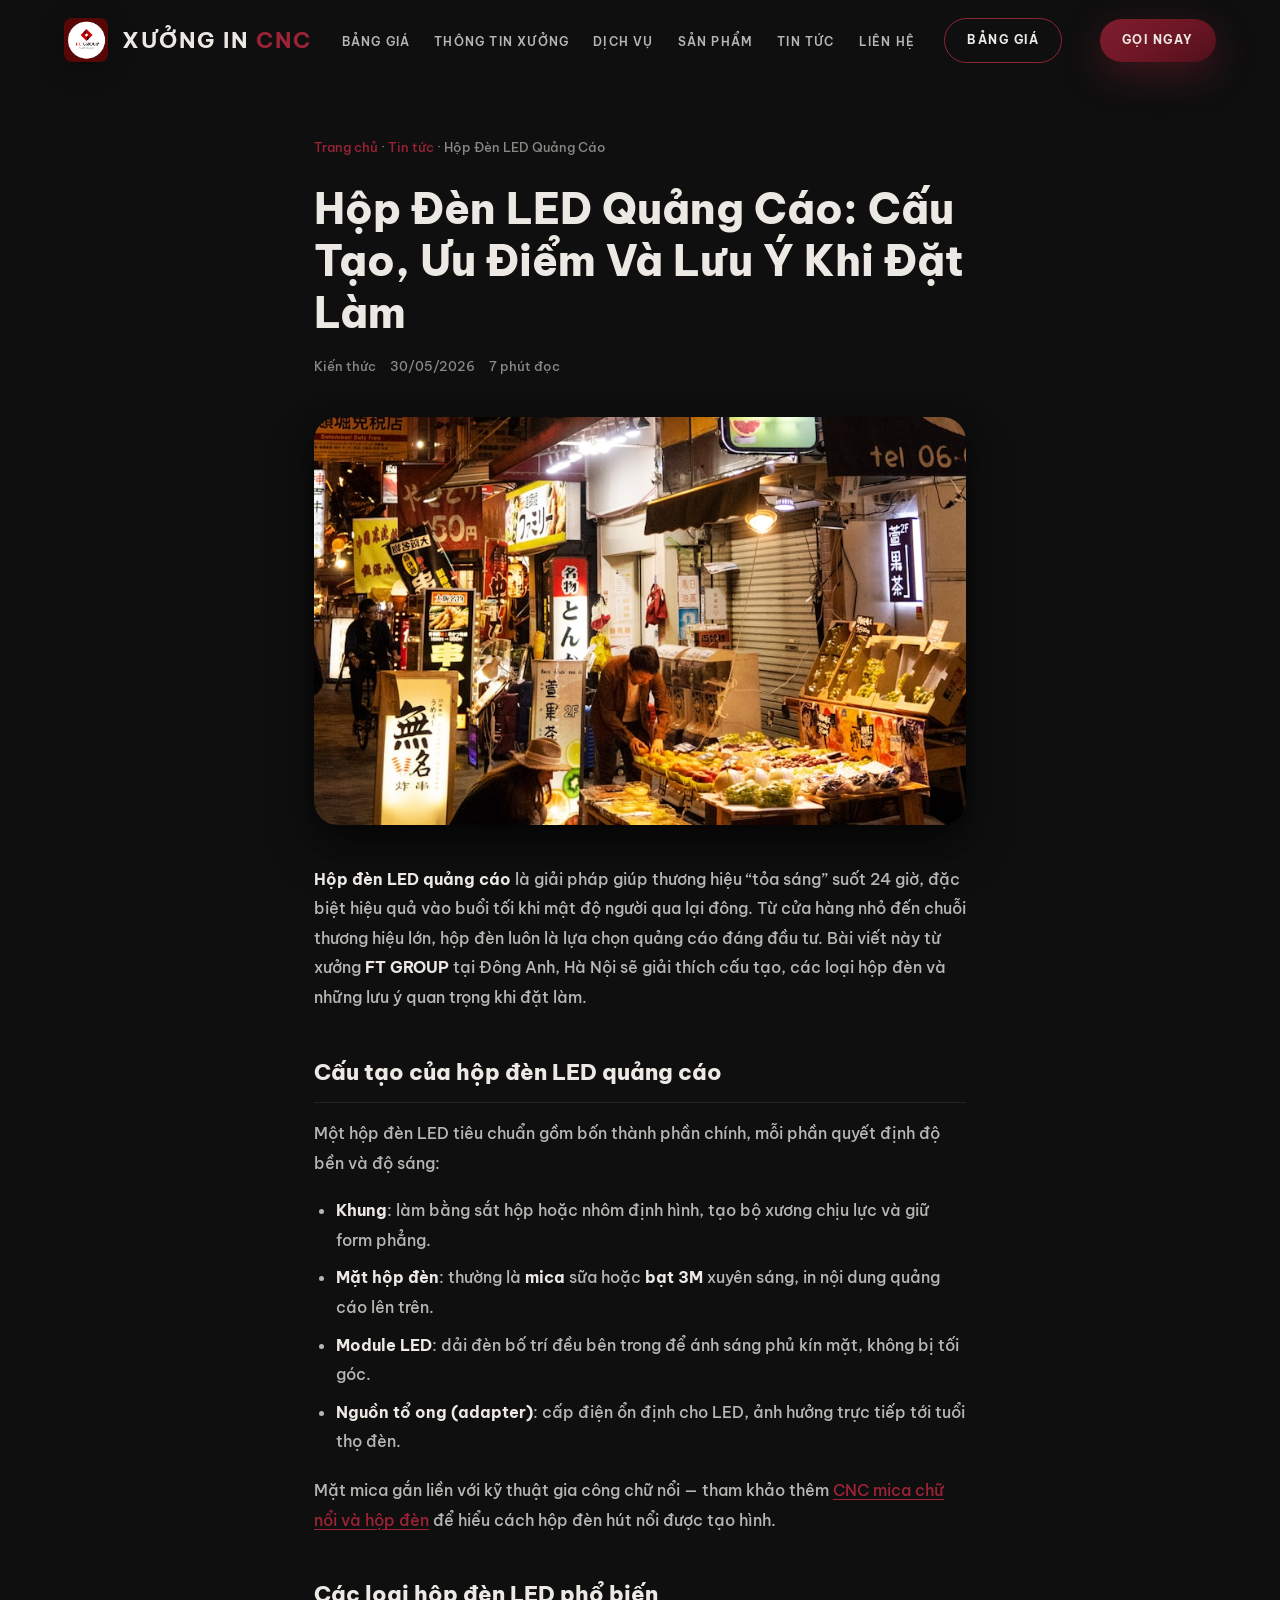
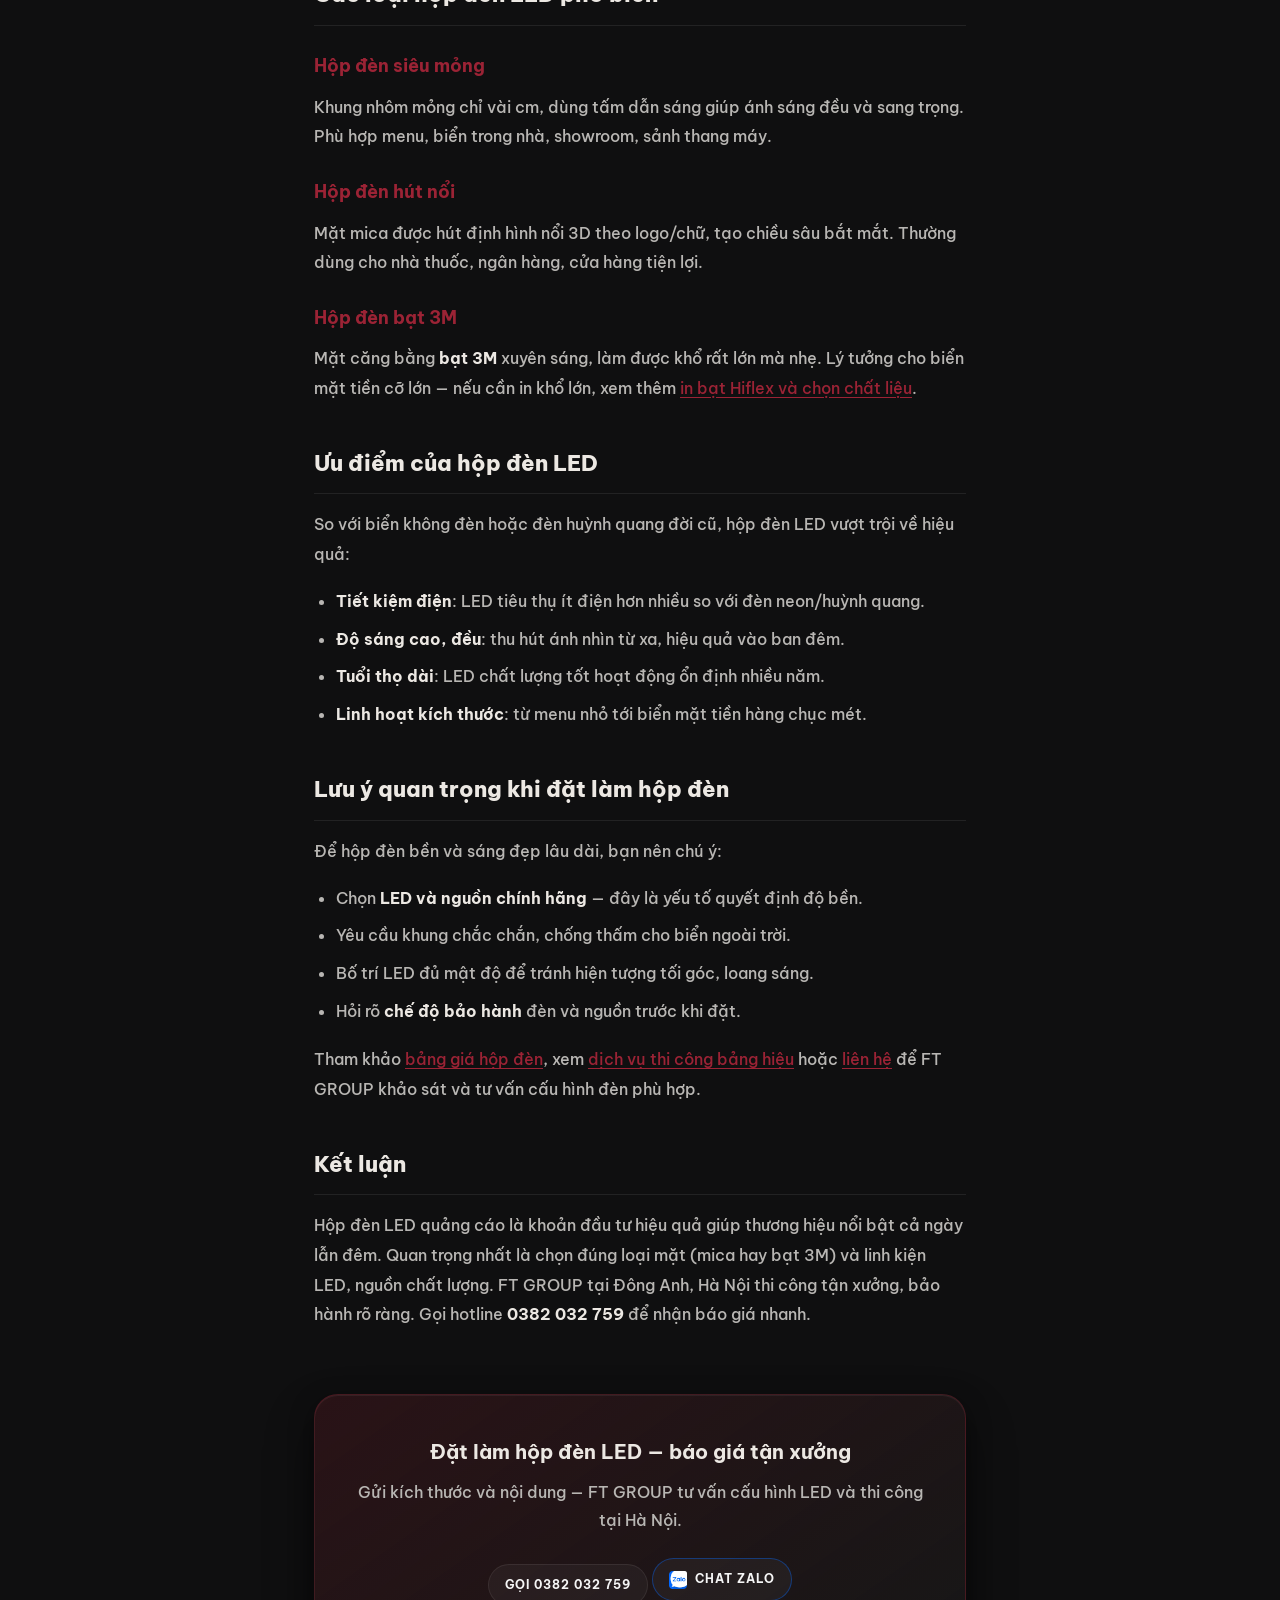
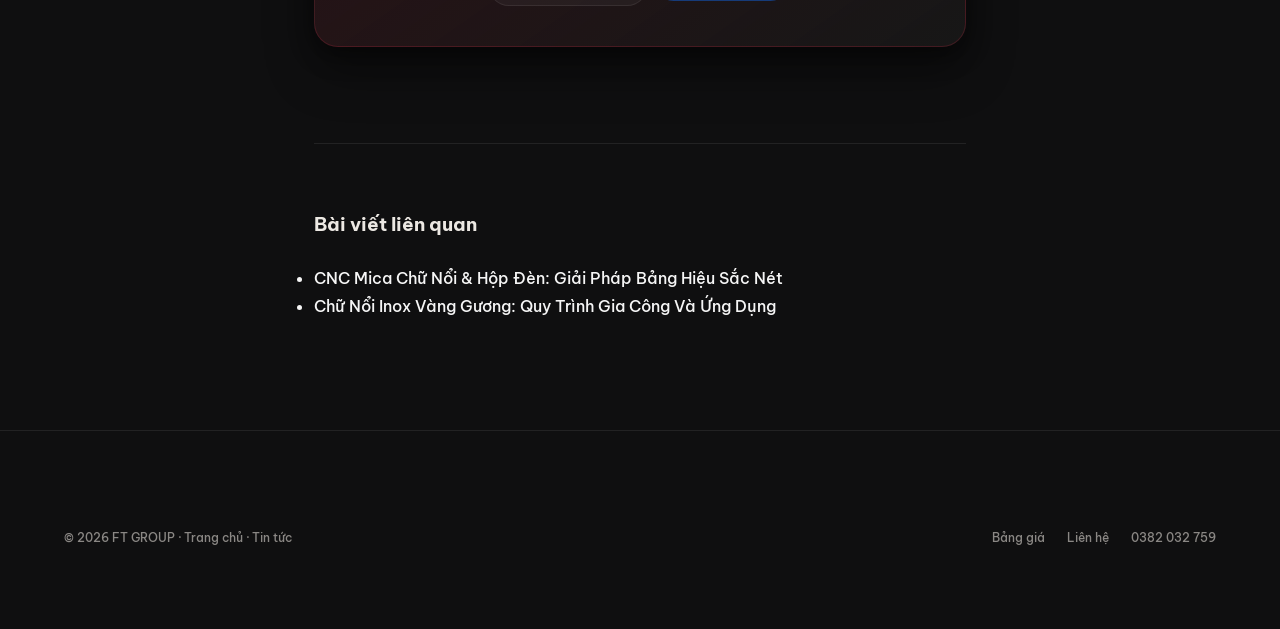
<file: blog/hop-den-led-quang-cao.html>
<!DOCTYPE html>
<html lang="vi">
<head>
  <meta charset="UTF-8">
  <meta name="viewport" content="width=device-width, initial-scale=1.0, viewport-fit=cover">
  <meta name="theme-color" content="#0f0f10">
  <title>Hộp Đèn LED Quảng Cáo | Cấu Tạo &amp; Báo Giá FT GROUP</title>
  <meta name="description" content="Hộp đèn LED quảng cáo: cấu tạo, ưu điểm, các loại hộp đèn mica/bạt siêu mỏng. Tư vấn và thi công tận xưởng FT GROUP Đông Anh, Hà Nội.">
  <meta name="robots" content="index, follow">
  <link rel="canonical" href="https://cnc.ftgroup.vn/blog/hop-den-led-quang-cao.html">
  <meta property="og:type" content="article">
  <meta property="og:title" content="Hộp Đèn LED Quảng Cáo: Cấu Tạo, Ưu Điểm Và Lưu Ý Khi Đặt Làm">
  <meta property="og:description" content="Hộp đèn LED quảng cáo: cấu tạo, ưu điểm, các loại hộp đèn mica/bạt siêu mỏng. Tư vấn và thi công tận xưởng FT GROUP Đông Anh, Hà Nội.">
  <meta property="og:url" content="https://cnc.ftgroup.vn/blog/hop-den-led-quang-cao.html">
  <meta property="og:image" content="https://cnc.ftgroup.vn/assets/images/blog/hop-den-led-quang-cao.jpg">
  <meta property="article:published_time" content="2026-05-30">
  <link rel="preconnect" href="https://fonts.googleapis.com">
  <link rel="preconnect" href="https://fonts.gstatic.com" crossorigin>
  <link href="https://fonts.googleapis.com/css2?family=Be+Vietnam+Pro:wght@400;500;600;700;800&display=swap" rel="stylesheet">
  <link rel="stylesheet" href="../css/variables.css">
  <link rel="stylesheet" href="../css/animations.css">
  <link rel="stylesheet" href="../css/header.css">
  <link rel="stylesheet" href="../css/navbar.css">
  <link rel="stylesheet" href="../css/footer.css">
  <link rel="stylesheet" href="../css/main.css">
  <link rel="stylesheet" href="../css/contact-ui.css">
  <link rel="stylesheet" href="../css/effects-3d.css">
  <link rel="stylesheet" href="../css/blog.css">
  <link rel="stylesheet" href="../css/responsive.css">
  <link rel="icon" type="image/x-icon" href="../assets/images/logo.ico" sizes="any">
  <script type="application/ld+json">
  {
    "@context": "https://schema.org",
    "@type": "BlogPosting",
    "headline": "Hộp Đèn LED Quảng Cáo: Cấu Tạo, Ưu Điểm Và Lưu Ý Khi Đặt Làm",
    "description": "Hộp đèn LED quảng cáo: cấu tạo, ưu điểm, các loại hộp đèn mica/bạt siêu mỏng. Tư vấn và thi công tận xưởng FT GROUP Đông Anh, Hà Nội.",
    "image": "https://cnc.ftgroup.vn/assets/images/blog/hop-den-led-quang-cao.jpg",
    "datePublished": "2026-05-30",
    "dateModified": "2026-05-30",
    "author": {
      "@type": "Organization",
      "name": "FT GROUP",
      "url": "https://cnc.ftgroup.vn/"
    },
    "publisher": {
      "@type": "Organization",
      "name": "FT GROUP",
      "logo": {
        "@type": "ImageObject",
        "url": "https://cnc.ftgroup.vn/assets/images/logo.png"
      }
    },
    "mainEntityOfPage": {
      "@type": "WebPage",
      "@id": "https://cnc.ftgroup.vn/blog/hop-den-led-quang-cao.html"
    }
  }
  </script>
</head>
<body data-blog-base="../">

<header class="site-header" id="siteHeader">
  <a href="../index.html" class="brand brand-with-logo" aria-label="FT GROUP — Trang chủ">
    <img class="brand-logo" src="../assets/images/logo.png" width="160" height="48" alt="Logo FT GROUP" loading="eager">
    <span class="brand-name">XƯỞNG IN <span class="accent">CNC</span></span>
  </a>
  <nav aria-label="Điều hướng chính">
    <ul class="nav-links">
      <li><a href="../index.html#bang-gia">Bảng giá</a></li>
      <li><a href="../index.html#thong-tin-xuong">Thông tin xưởng</a></li>
      <li><a href="../index.html#dich-vu">Dịch vụ</a></li>
      <li><a href="../index.html#du-an">Sản phẩm</a></li>
      <li><a href="index.html">Tin tức</a></li>
      <li><a href="../index.html#lien-he">Liên hệ</a></li>
    </ul>
  </nav>
  <a href="../index.html#bang-gia" class="nav-cta nav-cta--quote">Bảng giá</a>
  <a href="tel:+84382032759" class="nav-cta">Gọi ngay</a>
  <button class="nav-toggle" aria-label="Mở menu" aria-expanded="false" aria-controls="mobileMenu">
    <span></span><span></span><span></span>
  </button>
</header>

<div class="mobile-menu" id="mobileMenu" role="dialog" aria-label="Menu di động">
  <a href="../index.html#bang-gia">Bảng giá</a>
  <a href="../index.html#thong-tin-xuong">Thông tin xưởng</a>
  <a href="../index.html#dich-vu">Dịch vụ</a>
  <a href="../index.html#du-an">Sản phẩm</a>
  <a href="index.html">Tin tức</a>
  <a href="../index.html#lien-he">Liên hệ</a>
  <a href="tel:+84382032759" class="mobile-menu-cta">Gọi 0382 032 759</a>
</div>

<main>
  <article class="article-wrap">
    <nav class="article-breadcrumb" aria-label="Breadcrumb">
      <a href="../index.html">Trang chủ</a> · <a href="index.html">Tin tức</a> · Hộp Đèn LED Quảng Cáo
    </nav>

    <header class="article-header">
      <h1>Hộp Đèn LED Quảng Cáo: Cấu Tạo, Ưu Điểm Và Lưu Ý Khi Đặt Làm</h1>
      <div class="article-meta">
        <span>Kiến thức</span>
        <time datetime="2026-05-30">30/05/2026</time>
        <span>7 phút đọc</span>
      </div>
    </header>

    <figure class="article-cover">
      <img src="../assets/images/blog/hop-den-led-quang-cao.jpg" width="780" height="488" alt="Hộp đèn LED quảng cáo thi công tại FT GROUP" loading="eager">
    </figure>

    <div class="article-body">
      <p><strong>Hộp đèn LED quảng cáo</strong> là giải pháp giúp thương hiệu “tỏa sáng” suốt 24 giờ, đặc biệt hiệu quả vào buổi tối khi mật độ người qua lại đông. Từ cửa hàng nhỏ đến chuỗi thương hiệu lớn, hộp đèn luôn là lựa chọn quảng cáo đáng đầu tư. Bài viết này từ xưởng <strong>FT GROUP</strong> tại Đông Anh, Hà Nội sẽ giải thích cấu tạo, các loại hộp đèn và những lưu ý quan trọng khi đặt làm.</p>

      <h2>Cấu tạo của hộp đèn LED quảng cáo</h2>
      <p>Một hộp đèn LED tiêu chuẩn gồm bốn thành phần chính, mỗi phần quyết định độ bền và độ sáng:</p>
      <ul>
        <li><strong>Khung</strong>: làm bằng sắt hộp hoặc nhôm định hình, tạo bộ xương chịu lực và giữ form phẳng.</li>
        <li><strong>Mặt hộp đèn</strong>: thường là <strong>mica</strong> sữa hoặc <strong>bạt 3M</strong> xuyên sáng, in nội dung quảng cáo lên trên.</li>
        <li><strong>Module LED</strong>: dải đèn bố trí đều bên trong để ánh sáng phủ kín mặt, không bị tối góc.</li>
        <li><strong>Nguồn tổ ong (adapter)</strong>: cấp điện ổn định cho LED, ảnh hưởng trực tiếp tới tuổi thọ đèn.</li>
      </ul>
      <p>Mặt mica gắn liền với kỹ thuật gia công chữ nổi — tham khảo thêm <a href="cnc-mica-chu-noi-hop-den.html">CNC mica chữ nổi và hộp đèn</a> để hiểu cách hộp đèn hút nổi được tạo hình.</p>

      <h2>Các loại hộp đèn LED phổ biến</h2>
      <h3>Hộp đèn siêu mỏng</h3>
      <p>Khung nhôm mỏng chỉ vài cm, dùng tấm dẫn sáng giúp ánh sáng đều và sang trọng. Phù hợp menu, biển trong nhà, showroom, sảnh thang máy.</p>
      <h3>Hộp đèn hút nổi</h3>
      <p>Mặt mica được hút định hình nổi 3D theo logo/chữ, tạo chiều sâu bắt mắt. Thường dùng cho nhà thuốc, ngân hàng, cửa hàng tiện lợi.</p>
      <h3>Hộp đèn bạt 3M</h3>
      <p>Mặt căng bằng <strong>bạt 3M</strong> xuyên sáng, làm được khổ rất lớn mà nhẹ. Lý tưởng cho biển mặt tiền cỡ lớn — nếu cần in khổ lớn, xem thêm <a href="in-bat-hiflex-huong-dan-chon-chat-lieu.html">in bạt Hiflex và chọn chất liệu</a>.</p>

      <h2>Ưu điểm của hộp đèn LED</h2>
      <p>So với biển không đèn hoặc đèn huỳnh quang đời cũ, hộp đèn LED vượt trội về hiệu quả:</p>
      <ul>
        <li><strong>Tiết kiệm điện</strong>: LED tiêu thụ ít điện hơn nhiều so với đèn neon/huỳnh quang.</li>
        <li><strong>Độ sáng cao, đều</strong>: thu hút ánh nhìn từ xa, hiệu quả vào ban đêm.</li>
        <li><strong>Tuổi thọ dài</strong>: LED chất lượng tốt hoạt động ổn định nhiều năm.</li>
        <li><strong>Linh hoạt kích thước</strong>: từ menu nhỏ tới biển mặt tiền hàng chục mét.</li>
      </ul>

      <h2>Lưu ý quan trọng khi đặt làm hộp đèn</h2>
      <p>Để hộp đèn bền và sáng đẹp lâu dài, bạn nên chú ý:</p>
      <ul>
        <li>Chọn <strong>LED và nguồn chính hãng</strong> — đây là yếu tố quyết định độ bền.</li>
        <li>Yêu cầu khung chắc chắn, chống thấm cho biển ngoài trời.</li>
        <li>Bố trí LED đủ mật độ để tránh hiện tượng tối góc, loang sáng.</li>
        <li>Hỏi rõ <strong>chế độ bảo hành</strong> đèn và nguồn trước khi đặt.</li>
      </ul>
      <p>Tham khảo <a href="../index.html#bang-gia">bảng giá hộp đèn</a>, xem <a href="../index.html#dich-vu">dịch vụ thi công bảng hiệu</a> hoặc <a href="../index.html#lien-he">liên hệ</a> để FT GROUP khảo sát và tư vấn cấu hình đèn phù hợp.</p>

      <h2>Kết luận</h2>
      <p>Hộp đèn LED quảng cáo là khoản đầu tư hiệu quả giúp thương hiệu nổi bật cả ngày lẫn đêm. Quan trọng nhất là chọn đúng loại mặt (mica hay bạt 3M) và linh kiện LED, nguồn chất lượng. FT GROUP tại Đông Anh, Hà Nội thi công tận xưởng, bảo hành rõ ràng. Gọi hotline <strong>0382 032 759</strong> để nhận báo giá nhanh.</p>
    </div>

    <aside class="article-cta">
      <h2>Đặt làm hộp đèn LED — báo giá tận xưởng</h2>
      <p>Gửi kích thước và nội dung — FT GROUP tư vấn cấu hình LED và thi công tại Hà Nội.</p>
      <a href="tel:+84382032759" class="contact-chip">Gọi 0382 032 759</a>
      <a href="https://zalo.me/0382032759" class="contact-chip contact-chip--zalo" target="_blank" rel="noopener"><img src="../assets/images/zalo.webp" alt="" class="zalo-icon" width="18" height="18" loading="lazy" decoding="async">Chat Zalo</a>
    </aside>

    <section class="article-related" aria-label="Bài viết liên quan">
      <h2>Bài viết liên quan</h2>
      <ul>
        <li><a href="cnc-mica-chu-noi-hop-den.html">CNC Mica Chữ Nổi &amp; Hộp Đèn: Giải Pháp Bảng Hiệu Sắc Nét</a></li>
        <li><a href="chu-noi-inox-vang-guong.html">Chữ Nổi Inox Vàng Gương: Quy Trình Gia Công Và Ứng Dụng</a></li>
      </ul>
    </section>
  </article>
</main>

<footer class="site-footer">
  <div class="footer-bottom" style="border:none;padding-top:0">
    <div>© <span id="currentYear">2026</span> FT GROUP · <a href="../index.html">Trang chủ</a> · <a href="index.html">Tin tức</a></div>
    <nav class="footer-bottom-links">
      <a href="../index.html#bang-gia">Bảng giá</a>
      <a href="../index.html#lien-he">Liên hệ</a>
      <a href="tel:+84382032759">0382 032 759</a>
    </nav>
  </div>
</footer>

<script src="../js/navbar.js" defer></script>
<script src="../js/main.js" defer></script>
</body>
</html>
</file>
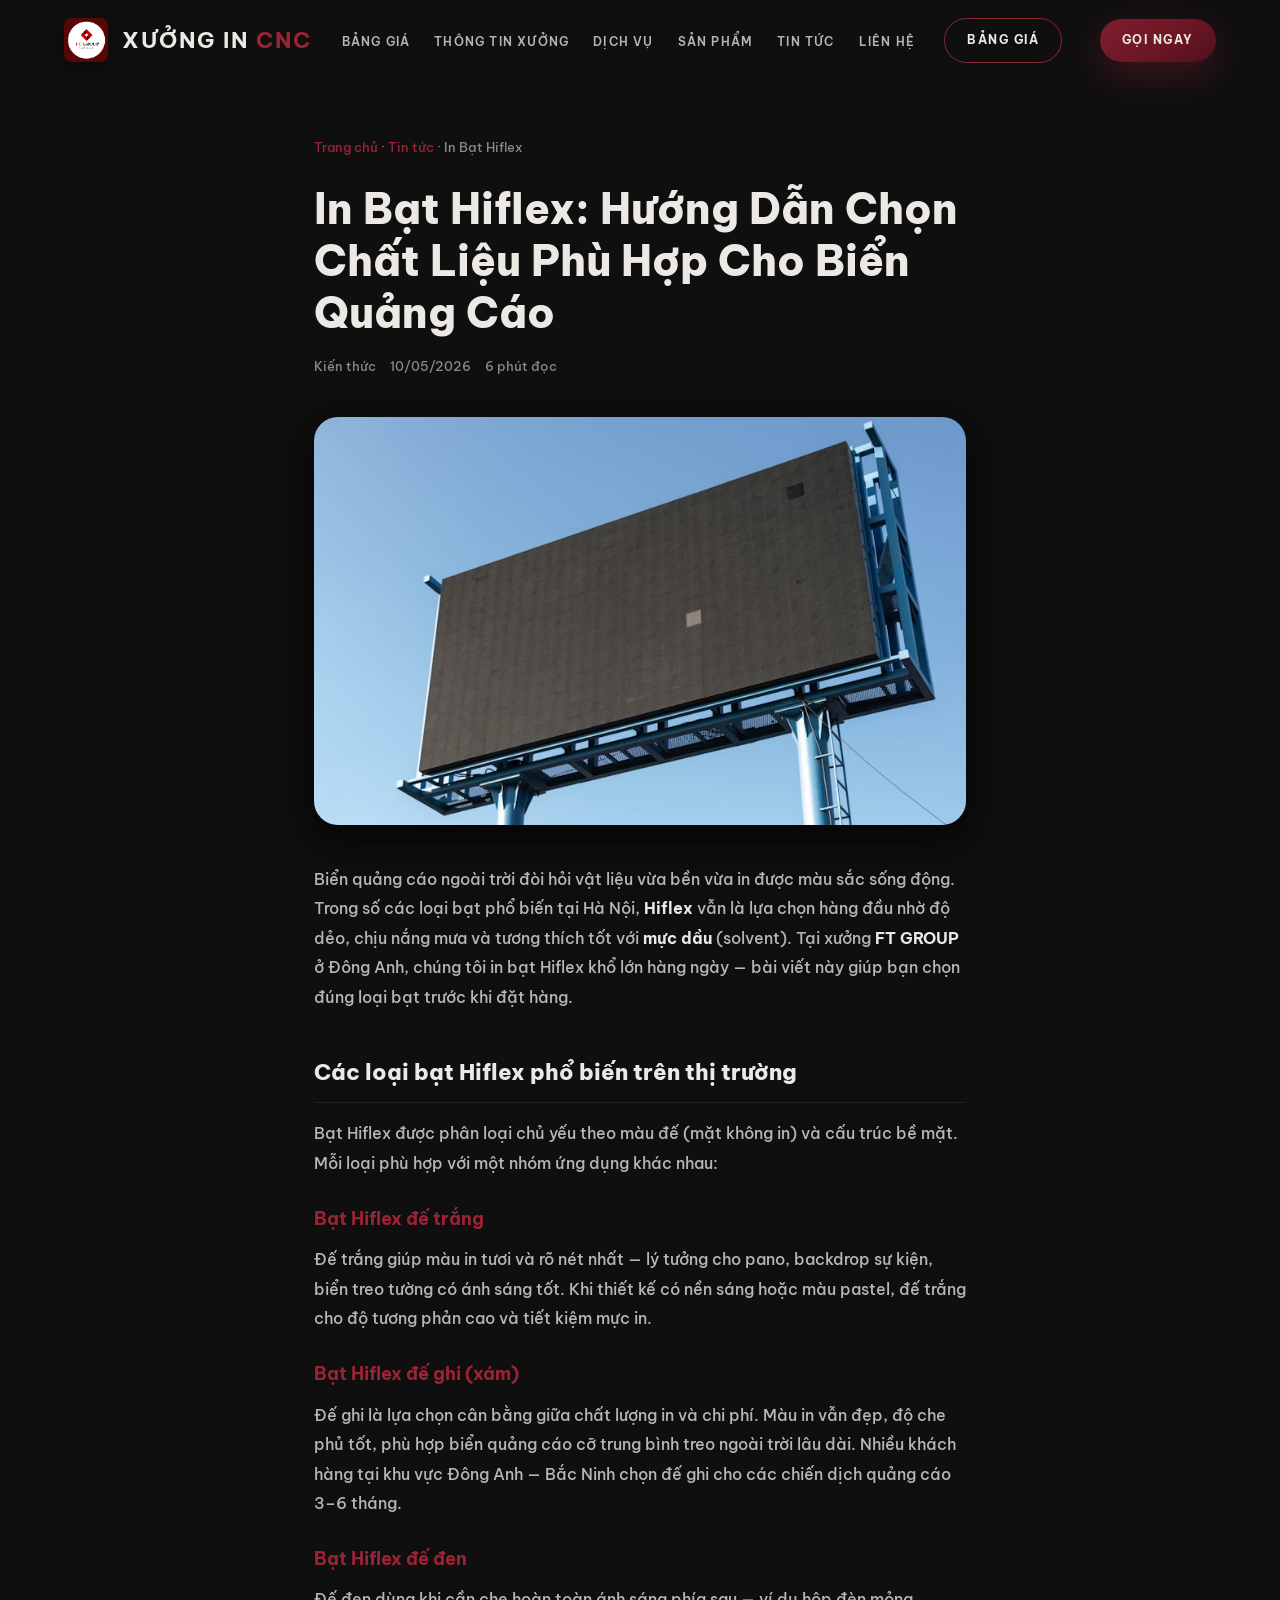
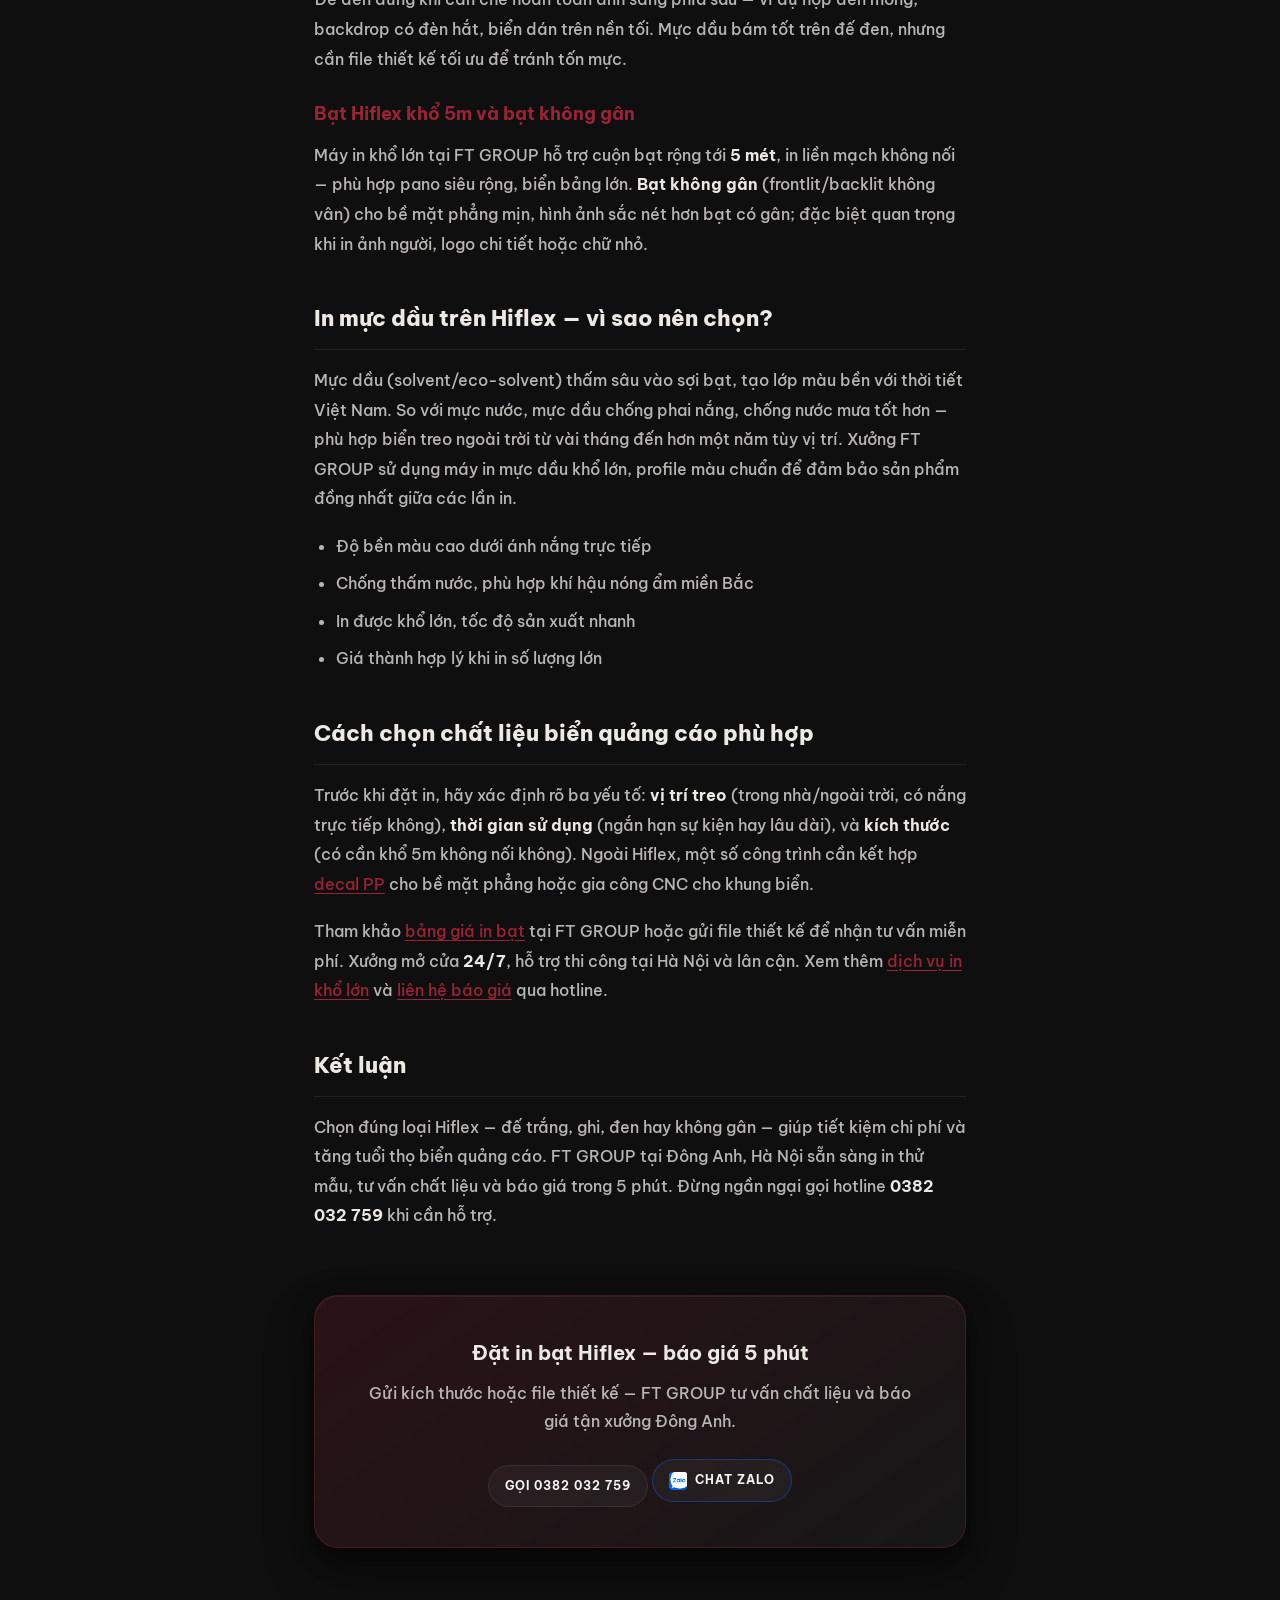
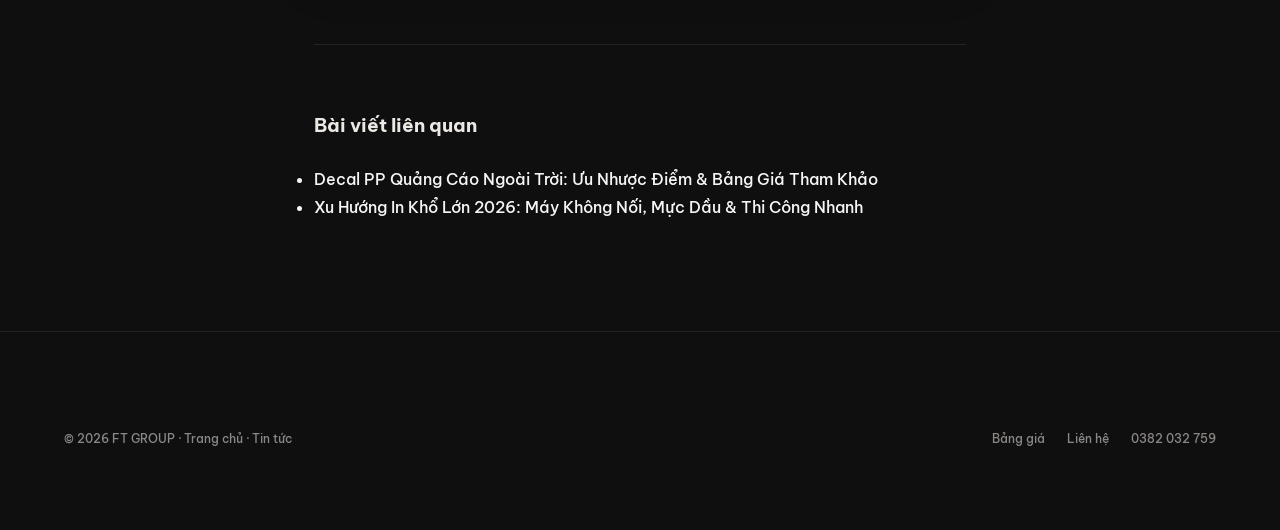
<file: blog/in-bat-hiflex-huong-dan-chon-chat-lieu.html>
<!DOCTYPE html>
<html lang="vi">
<head>
  <meta charset="UTF-8">
  <meta name="viewport" content="width=device-width, initial-scale=1.0, viewport-fit=cover">
  <meta name="theme-color" content="#0f0f10">
  <title>In Bạt Hiflex Đông Anh | Hướng Dẫn Chọn Chất Liệu In Khổ Lớn</title>
  <meta name="description" content="Hướng dẫn chọn bạt Hiflex đế trắng, ghi, đen 5m và bạt không gân cho biển quảng cáo. FT GROUP — in mực dầu giá tận xưởng Đông Anh, Hà Nội.">
  <meta name="robots" content="index, follow">
  <link rel="canonical" href="https://cnc.ftgroup.vn/blog/in-bat-hiflex-huong-dan-chon-chat-lieu.html">
  <meta property="og:type" content="article">
  <meta property="og:title" content="In Bạt Hiflex: Hướng Dẫn Chọn Chất Liệu Phù Hợp Cho Biển Quảng Cáo">
  <meta property="og:description" content="So sánh bạt Hiflex đế trắng, ghi, đen 5m và bạt không gân — chọn vật liệu in khổ lớn đúng nhu cầu tại FT GROUP Đông Anh.">
  <meta property="og:url" content="https://cnc.ftgroup.vn/blog/in-bat-hiflex-huong-dan-chon-chat-lieu.html">
  <meta property="og:image" content="https://cnc.ftgroup.vn/assets/images/blog/in-bat-hiflex-huong-dan-chon-chat-lieu.jpg">
  <meta property="article:published_time" content="2026-05-10">
  <link rel="preconnect" href="https://fonts.googleapis.com">
  <link rel="preconnect" href="https://fonts.gstatic.com" crossorigin>
  <link href="https://fonts.googleapis.com/css2?family=Be+Vietnam+Pro:wght@400;500;600;700;800&display=swap" rel="stylesheet">
  <link rel="stylesheet" href="../css/variables.css">
  <link rel="stylesheet" href="../css/animations.css">
  <link rel="stylesheet" href="../css/header.css">
  <link rel="stylesheet" href="../css/navbar.css">
  <link rel="stylesheet" href="../css/footer.css">
  <link rel="stylesheet" href="../css/main.css">
  <link rel="stylesheet" href="../css/contact-ui.css">
  <link rel="stylesheet" href="../css/effects-3d.css">
  <link rel="stylesheet" href="../css/blog.css">
  <link rel="stylesheet" href="../css/responsive.css">
  <link rel="icon" type="image/x-icon" href="../assets/images/logo.ico" sizes="any">
  <script type="application/ld+json">
  {
    "@context": "https://schema.org",
    "@type": "BlogPosting",
    "headline": "In Bạt Hiflex: Hướng Dẫn Chọn Chất Liệu Phù Hợp Cho Biển Quảng Cáo",
    "description": "Hướng dẫn chọn bạt Hiflex đế trắng, ghi, đen 5m và bạt không gân cho biển quảng cáo. FT GROUP — in mực dầu giá tận xưởng Đông Anh, Hà Nội.",
    "image": "https://cnc.ftgroup.vn/assets/images/blog/in-bat-hiflex-huong-dan-chon-chat-lieu.jpg",
    "datePublished": "2026-05-10",
    "dateModified": "2026-05-10",
    "author": {
      "@type": "Organization",
      "name": "FT GROUP",
      "url": "https://cnc.ftgroup.vn/"
    },
    "publisher": {
      "@type": "Organization",
      "name": "FT GROUP",
      "logo": {
        "@type": "ImageObject",
        "url": "https://cnc.ftgroup.vn/assets/images/logo.png"
      }
    },
    "mainEntityOfPage": {
      "@type": "WebPage",
      "@id": "https://cnc.ftgroup.vn/blog/in-bat-hiflex-huong-dan-chon-chat-lieu.html"
    }
  }
  </script>
</head>
<body data-blog-base="../">

<header class="site-header" id="siteHeader">
  <a href="../index.html" class="brand brand-with-logo" aria-label="FT GROUP — Trang chủ">
    <img class="brand-logo" src="../assets/images/logo.png" width="160" height="48" alt="Logo FT GROUP" loading="eager">
    <span class="brand-name">XƯỞNG IN <span class="accent">CNC</span></span>
  </a>
  <nav aria-label="Điều hướng chính">
    <ul class="nav-links">
      <li><a href="../index.html#bang-gia">Bảng giá</a></li>
      <li><a href="../index.html#thong-tin-xuong">Thông tin xưởng</a></li>
      <li><a href="../index.html#dich-vu">Dịch vụ</a></li>
      <li><a href="../index.html#du-an">Sản phẩm</a></li>
      <li><a href="index.html" aria-current="page">Tin tức</a></li>
      <li><a href="../index.html#lien-he">Liên hệ</a></li>
    </ul>
  </nav>
  <a href="../index.html#bang-gia" class="nav-cta nav-cta--quote">Bảng giá</a>
  <a href="tel:+84382032759" class="nav-cta">Gọi ngay</a>
  <button class="nav-toggle" aria-label="Mở menu" aria-expanded="false" aria-controls="mobileMenu">
    <span></span><span></span><span></span>
  </button>
</header>

<div class="mobile-menu" id="mobileMenu" role="dialog" aria-label="Menu di động">
  <a href="../index.html#bang-gia">Bảng giá</a>
  <a href="../index.html#thong-tin-xuong">Thông tin xưởng</a>
  <a href="../index.html#dich-vu">Dịch vụ</a>
  <a href="../index.html#du-an">Sản phẩm</a>
  <a href="index.html">Tin tức</a>
  <a href="../index.html#lien-he">Liên hệ</a>
  <a href="tel:+84382032759" class="mobile-menu-cta">Gọi 0382 032 759</a>
</div>

<main>
  <article class="article-wrap">
    <nav class="article-breadcrumb" aria-label="Breadcrumb">
      <a href="../index.html">Trang chủ</a> · <a href="index.html">Tin tức</a> · In Bạt Hiflex
    </nav>

    <header class="article-header">
      <h1>In Bạt Hiflex: Hướng Dẫn Chọn Chất Liệu Phù Hợp Cho Biển Quảng Cáo</h1>
      <div class="article-meta">
        <span>Kiến thức</span>
        <time datetime="2026-05-10">10/05/2026</time>
        <span>6 phút đọc</span>
      </div>
    </header>

    <figure class="article-cover">
      <img src="../assets/images/blog/in-bat-hiflex-huong-dan-chon-chat-lieu.jpg" width="780" height="488" alt="Máy in bạt Hiflex khổ lớn tại xưởng FT GROUP Đông Anh" loading="eager">
    </figure>

    <div class="article-body">
      <p>Biển quảng cáo ngoài trời đòi hỏi vật liệu vừa bền vừa in được màu sắc sống động. Trong số các loại bạt phổ biến tại Hà Nội, <strong>Hiflex</strong> vẫn là lựa chọn hàng đầu nhờ độ dẻo, chịu nắng mưa và tương thích tốt với <strong>mực dầu</strong> (solvent). Tại xưởng <strong>FT GROUP</strong> ở Đông Anh, chúng tôi in bạt Hiflex khổ lớn hàng ngày — bài viết này giúp bạn chọn đúng loại bạt trước khi đặt hàng.</p>

      <h2>Các loại bạt Hiflex phổ biến trên thị trường</h2>
      <p>Bạt Hiflex được phân loại chủ yếu theo màu đế (mặt không in) và cấu trúc bề mặt. Mỗi loại phù hợp với một nhóm ứng dụng khác nhau:</p>

      <h3>Bạt Hiflex đế trắng</h3>
      <p>Đế trắng giúp màu in tươi và rõ nét nhất — lý tưởng cho pano, backdrop sự kiện, biển treo tường có ánh sáng tốt. Khi thiết kế có nền sáng hoặc màu pastel, đế trắng cho độ tương phản cao và tiết kiệm mực in.</p>

      <h3>Bạt Hiflex đế ghi (xám)</h3>
      <p>Đế ghi là lựa chọn cân bằng giữa chất lượng in và chi phí. Màu in vẫn đẹp, độ che phủ tốt, phù hợp biển quảng cáo cỡ trung bình treo ngoài trời lâu dài. Nhiều khách hàng tại khu vực Đông Anh — Bắc Ninh chọn đế ghi cho các chiến dịch quảng cáo 3–6 tháng.</p>

      <h3>Bạt Hiflex đế đen</h3>
      <p>Đế đen dùng khi cần che hoàn toàn ánh sáng phía sau — ví dụ hộp đèn mỏng, backdrop có đèn hắt, biển dán trên nền tối. Mực dầu bám tốt trên đế đen, nhưng cần file thiết kế tối ưu để tránh tốn mực.</p>

      <h3>Bạt Hiflex khổ 5m và bạt không gân</h3>
      <p>Máy in khổ lớn tại FT GROUP hỗ trợ cuộn bạt rộng tới <strong>5 mét</strong>, in liền mạch không nối — phù hợp pano siêu rộng, biển bảng lớn. <strong>Bạt không gân</strong> (frontlit/backlit không vân) cho bề mặt phẳng mịn, hình ảnh sắc nét hơn bạt có gân; đặc biệt quan trọng khi in ảnh người, logo chi tiết hoặc chữ nhỏ.</p>

      <h2>In mực dầu trên Hiflex — vì sao nên chọn?</h2>
      <p>Mực dầu (solvent/eco-solvent) thấm sâu vào sợi bạt, tạo lớp màu bền với thời tiết Việt Nam. So với mực nước, mực dầu chống phai nắng, chống nước mưa tốt hơn — phù hợp biển treo ngoài trời từ vài tháng đến hơn một năm tùy vị trí. Xưởng FT GROUP sử dụng máy in mực dầu khổ lớn, profile màu chuẩn để đảm bảo sản phẩm đồng nhất giữa các lần in.</p>
      <ul>
        <li>Độ bền màu cao dưới ánh nắng trực tiếp</li>
        <li>Chống thấm nước, phù hợp khí hậu nóng ẩm miền Bắc</li>
        <li>In được khổ lớn, tốc độ sản xuất nhanh</li>
        <li>Giá thành hợp lý khi in số lượng lớn</li>
      </ul>

      <h2>Cách chọn chất liệu biển quảng cáo phù hợp</h2>
      <p>Trước khi đặt in, hãy xác định rõ ba yếu tố: <strong>vị trí treo</strong> (trong nhà/ngoài trời, có nắng trực tiếp không), <strong>thời gian sử dụng</strong> (ngắn hạn sự kiện hay lâu dài), và <strong>kích thước</strong> (có cần khổ 5m không nối không). Ngoài Hiflex, một số công trình cần kết hợp <a href="decal-pp-quang-cao-ngoai-troi.html">decal PP</a> cho bề mặt phẳng hoặc gia công CNC cho khung biển.</p>
      <p>Tham khảo <a href="../index.html#bang-gia">bảng giá in bạt</a> tại FT GROUP hoặc gửi file thiết kế để nhận tư vấn miễn phí. Xưởng mở cửa <strong>24/7</strong>, hỗ trợ thi công tại Hà Nội và lân cận. Xem thêm <a href="../index.html#dich-vu">dịch vụ in khổ lớn</a> và <a href="../index.html#lien-he">liên hệ báo giá</a> qua hotline.</p>

      <h2>Kết luận</h2>
      <p>Chọn đúng loại Hiflex — đế trắng, ghi, đen hay không gân — giúp tiết kiệm chi phí và tăng tuổi thọ biển quảng cáo. FT GROUP tại Đông Anh, Hà Nội sẵn sàng in thử mẫu, tư vấn chất liệu và báo giá trong 5 phút. Đừng ngần ngại gọi hotline <strong>0382 032 759</strong> khi cần hỗ trợ.</p>
    </div>

    <aside class="article-cta">
      <h2>Đặt in bạt Hiflex — báo giá 5 phút</h2>
      <p>Gửi kích thước hoặc file thiết kế — FT GROUP tư vấn chất liệu và báo giá tận xưởng Đông Anh.</p>
      <a href="tel:+84382032759" class="contact-chip">Gọi 0382 032 759</a>
      <a href="https://zalo.me/0382032759" class="contact-chip contact-chip--zalo" target="_blank" rel="noopener"><img src="../assets/images/zalo.webp" alt="" class="zalo-icon" width="18" height="18" loading="lazy" decoding="async">Chat Zalo</a>
    </aside>

    <section class="article-related" aria-label="Bài viết liên quan">
      <h2>Bài viết liên quan</h2>
      <ul>
        <li><a href="decal-pp-quang-cao-ngoai-troi.html">Decal PP Quảng Cáo Ngoài Trời: Ưu Nhược Điểm &amp; Bảng Giá Tham Khảo</a></li>
        <li><a href="xu-huong-in-kho-lon-2026.html">Xu Hướng In Khổ Lớn 2026: Máy Không Nối, Mực Dầu &amp; Thi Công Nhanh</a></li>
      </ul>
    </section>
  </article>
</main>

<footer class="site-footer">
  <div class="footer-bottom" style="border:none;padding-top:0">
    <div>© <span id="currentYear">2026</span> FT GROUP · <a href="../index.html">Trang chủ</a> · <a href="index.html">Tin tức</a></div>
    <nav class="footer-bottom-links">
      <a href="../index.html#bang-gia">Bảng giá</a>
      <a href="../index.html#lien-he">Liên hệ</a>
      <a href="tel:+84382032759">0382 032 759</a>
    </nav>
  </div>
</footer>

<script src="../js/navbar.js" defer></script>
<script src="../js/main.js" defer></script>
</body>
</html>
</file>
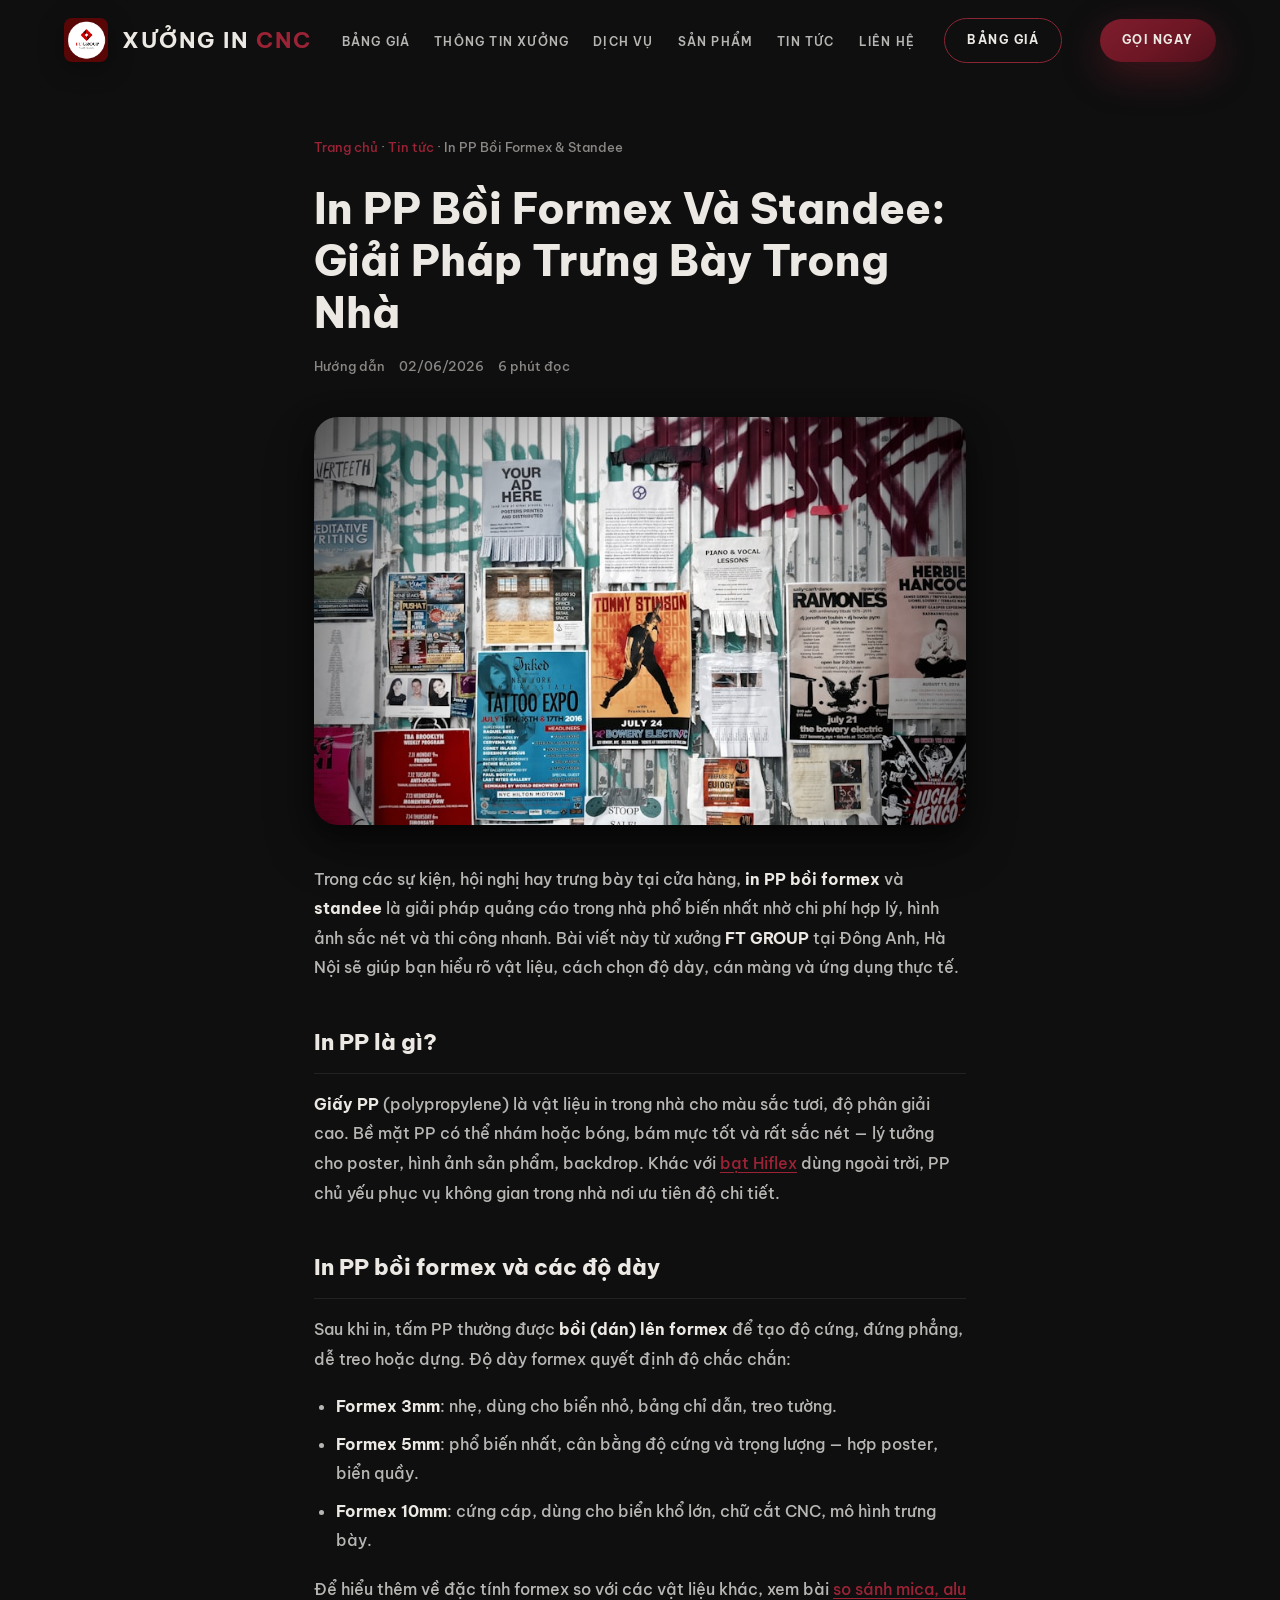
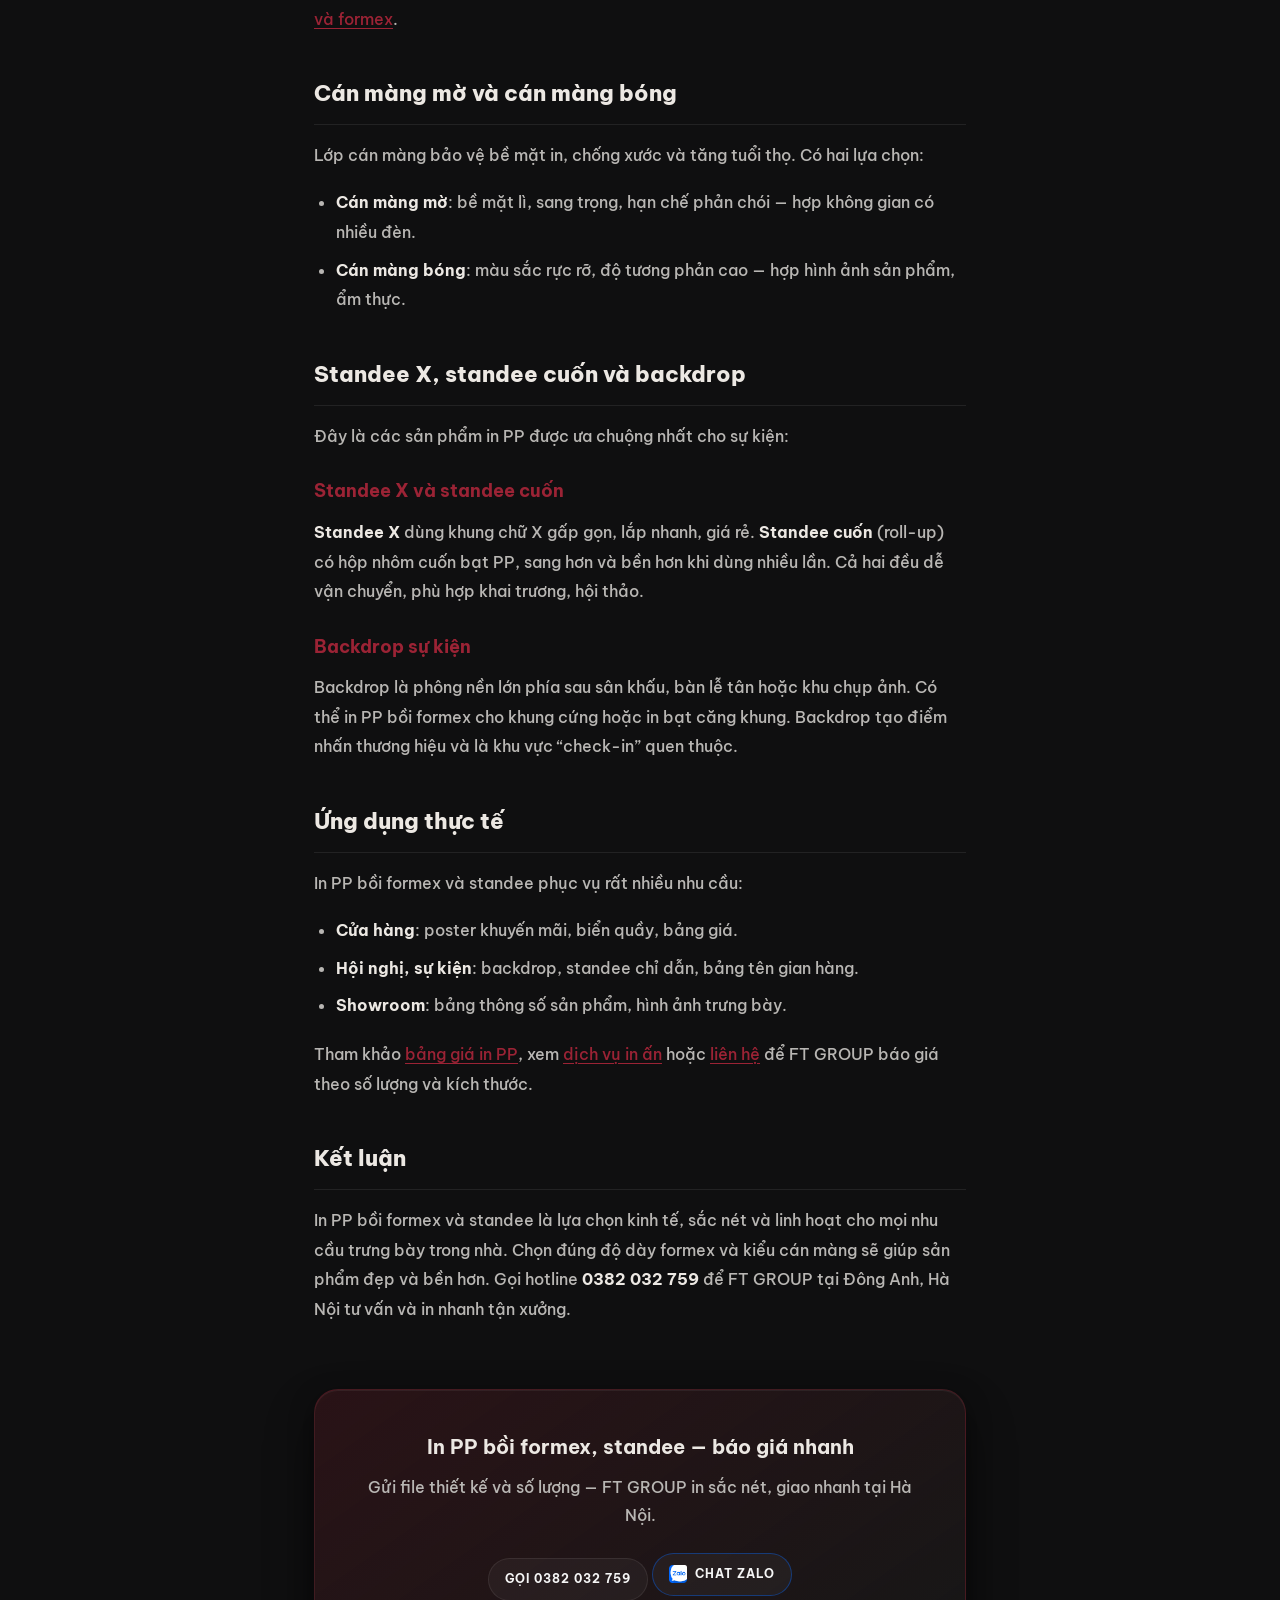
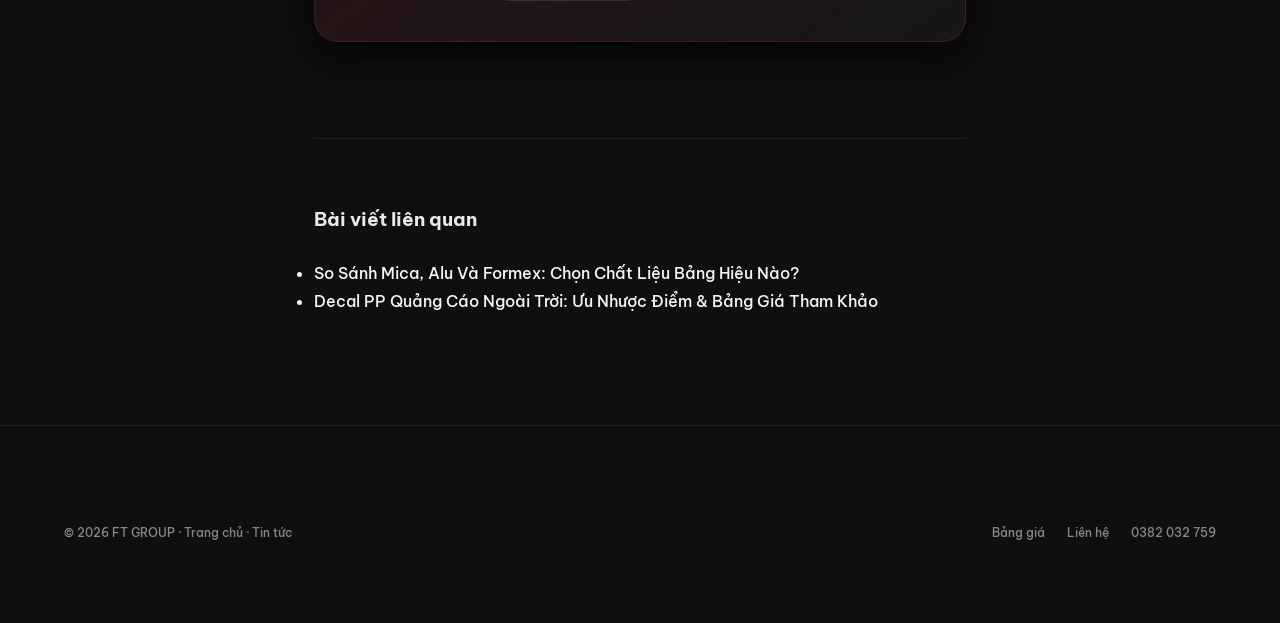
<file: blog/in-pp-boi-formex-standee.html>
<!DOCTYPE html>
<html lang="vi">
<head>
  <meta charset="UTF-8">
  <meta name="viewport" content="width=device-width, initial-scale=1.0, viewport-fit=cover">
  <meta name="theme-color" content="#0f0f10">
  <title>In PP Bồi Formex &amp; Standee | FT GROUP Đông Anh</title>
  <meta name="description" content="In PP bồi formex, standee, backdrop trưng bày trong nhà. Chọn độ dày, cán màng mờ/bóng — giá tận xưởng FT GROUP Đông Anh, Hà Nội.">
  <meta name="robots" content="index, follow">
  <link rel="canonical" href="https://cnc.ftgroup.vn/blog/in-pp-boi-formex-standee.html">
  <meta property="og:type" content="article">
  <meta property="og:title" content="In PP Bồi Formex Và Standee: Giải Pháp Trưng Bày Trong Nhà">
  <meta property="og:description" content="In PP bồi formex, standee, backdrop trưng bày trong nhà. Chọn độ dày, cán màng mờ/bóng — giá tận xưởng FT GROUP Đông Anh, Hà Nội.">
  <meta property="og:url" content="https://cnc.ftgroup.vn/blog/in-pp-boi-formex-standee.html">
  <meta property="og:image" content="https://cnc.ftgroup.vn/assets/images/blog/in-pp-boi-formex-standee.jpg">
  <meta property="article:published_time" content="2026-06-02">
  <link rel="preconnect" href="https://fonts.googleapis.com">
  <link rel="preconnect" href="https://fonts.gstatic.com" crossorigin>
  <link href="https://fonts.googleapis.com/css2?family=Be+Vietnam+Pro:wght@400;500;600;700;800&display=swap" rel="stylesheet">
  <link rel="stylesheet" href="../css/variables.css">
  <link rel="stylesheet" href="../css/animations.css">
  <link rel="stylesheet" href="../css/header.css">
  <link rel="stylesheet" href="../css/navbar.css">
  <link rel="stylesheet" href="../css/footer.css">
  <link rel="stylesheet" href="../css/main.css">
  <link rel="stylesheet" href="../css/contact-ui.css">
  <link rel="stylesheet" href="../css/effects-3d.css">
  <link rel="stylesheet" href="../css/blog.css">
  <link rel="stylesheet" href="../css/responsive.css">
  <link rel="icon" type="image/x-icon" href="../assets/images/logo.ico" sizes="any">
  <script type="application/ld+json">
  {
    "@context": "https://schema.org",
    "@type": "BlogPosting",
    "headline": "In PP Bồi Formex Và Standee: Giải Pháp Trưng Bày Trong Nhà",
    "description": "In PP bồi formex, standee, backdrop trưng bày trong nhà. Chọn độ dày, cán màng mờ/bóng — giá tận xưởng FT GROUP Đông Anh, Hà Nội.",
    "image": "https://cnc.ftgroup.vn/assets/images/blog/in-pp-boi-formex-standee.jpg",
    "datePublished": "2026-06-02",
    "dateModified": "2026-06-02",
    "author": {
      "@type": "Organization",
      "name": "FT GROUP",
      "url": "https://cnc.ftgroup.vn/"
    },
    "publisher": {
      "@type": "Organization",
      "name": "FT GROUP",
      "logo": {
        "@type": "ImageObject",
        "url": "https://cnc.ftgroup.vn/assets/images/logo.png"
      }
    },
    "mainEntityOfPage": {
      "@type": "WebPage",
      "@id": "https://cnc.ftgroup.vn/blog/in-pp-boi-formex-standee.html"
    }
  }
  </script>
</head>
<body data-blog-base="../">

<header class="site-header" id="siteHeader">
  <a href="../index.html" class="brand brand-with-logo" aria-label="FT GROUP — Trang chủ">
    <img class="brand-logo" src="../assets/images/logo.png" width="160" height="48" alt="Logo FT GROUP" loading="eager">
    <span class="brand-name">XƯỞNG IN <span class="accent">CNC</span></span>
  </a>
  <nav aria-label="Điều hướng chính">
    <ul class="nav-links">
      <li><a href="../index.html#bang-gia">Bảng giá</a></li>
      <li><a href="../index.html#thong-tin-xuong">Thông tin xưởng</a></li>
      <li><a href="../index.html#dich-vu">Dịch vụ</a></li>
      <li><a href="../index.html#du-an">Sản phẩm</a></li>
      <li><a href="index.html">Tin tức</a></li>
      <li><a href="../index.html#lien-he">Liên hệ</a></li>
    </ul>
  </nav>
  <a href="../index.html#bang-gia" class="nav-cta nav-cta--quote">Bảng giá</a>
  <a href="tel:+84382032759" class="nav-cta">Gọi ngay</a>
  <button class="nav-toggle" aria-label="Mở menu" aria-expanded="false" aria-controls="mobileMenu">
    <span></span><span></span><span></span>
  </button>
</header>

<div class="mobile-menu" id="mobileMenu" role="dialog" aria-label="Menu di động">
  <a href="../index.html#bang-gia">Bảng giá</a>
  <a href="../index.html#thong-tin-xuong">Thông tin xưởng</a>
  <a href="../index.html#dich-vu">Dịch vụ</a>
  <a href="../index.html#du-an">Sản phẩm</a>
  <a href="index.html">Tin tức</a>
  <a href="../index.html#lien-he">Liên hệ</a>
  <a href="tel:+84382032759" class="mobile-menu-cta">Gọi 0382 032 759</a>
</div>

<main>
  <article class="article-wrap">
    <nav class="article-breadcrumb" aria-label="Breadcrumb">
      <a href="../index.html">Trang chủ</a> · <a href="index.html">Tin tức</a> · In PP Bồi Formex &amp; Standee
    </nav>

    <header class="article-header">
      <h1>In PP Bồi Formex Và Standee: Giải Pháp Trưng Bày Trong Nhà</h1>
      <div class="article-meta">
        <span>Hướng dẫn</span>
        <time datetime="2026-06-02">02/06/2026</time>
        <span>6 phút đọc</span>
      </div>
    </header>

    <figure class="article-cover">
      <img src="../assets/images/blog/in-pp-boi-formex-standee.jpg" width="780" height="488" alt="In PP bồi formex và standee tại xưởng FT GROUP" loading="eager">
    </figure>

    <div class="article-body">
      <p>Trong các sự kiện, hội nghị hay trưng bày tại cửa hàng, <strong>in PP bồi formex</strong> và <strong>standee</strong> là giải pháp quảng cáo trong nhà phổ biến nhất nhờ chi phí hợp lý, hình ảnh sắc nét và thi công nhanh. Bài viết này từ xưởng <strong>FT GROUP</strong> tại Đông Anh, Hà Nội sẽ giúp bạn hiểu rõ vật liệu, cách chọn độ dày, cán màng và ứng dụng thực tế.</p>

      <h2>In PP là gì?</h2>
      <p><strong>Giấy PP</strong> (polypropylene) là vật liệu in trong nhà cho màu sắc tươi, độ phân giải cao. Bề mặt PP có thể nhám hoặc bóng, bám mực tốt và rất sắc nét — lý tưởng cho poster, hình ảnh sản phẩm, backdrop. Khác với <a href="in-bat-hiflex-huong-dan-chon-chat-lieu.html">bạt Hiflex</a> dùng ngoài trời, PP chủ yếu phục vụ không gian trong nhà nơi ưu tiên độ chi tiết.</p>

      <h2>In PP bồi formex và các độ dày</h2>
      <p>Sau khi in, tấm PP thường được <strong>bồi (dán) lên formex</strong> để tạo độ cứng, đứng phẳng, dễ treo hoặc dựng. Độ dày formex quyết định độ chắc chắn:</p>
      <ul>
        <li><strong>Formex 3mm</strong>: nhẹ, dùng cho biển nhỏ, bảng chỉ dẫn, treo tường.</li>
        <li><strong>Formex 5mm</strong>: phổ biến nhất, cân bằng độ cứng và trọng lượng — hợp poster, biển quầy.</li>
        <li><strong>Formex 10mm</strong>: cứng cáp, dùng cho biển khổ lớn, chữ cắt CNC, mô hình trưng bày.</li>
      </ul>
      <p>Để hiểu thêm về đặc tính formex so với các vật liệu khác, xem bài <a href="so-sanh-mica-alu-formex.html">so sánh mica, alu và formex</a>.</p>

      <h2>Cán màng mờ và cán màng bóng</h2>
      <p>Lớp cán màng bảo vệ bề mặt in, chống xước và tăng tuổi thọ. Có hai lựa chọn:</p>
      <ul>
        <li><strong>Cán màng mờ</strong>: bề mặt lì, sang trọng, hạn chế phản chói — hợp không gian có nhiều đèn.</li>
        <li><strong>Cán màng bóng</strong>: màu sắc rực rỡ, độ tương phản cao — hợp hình ảnh sản phẩm, ẩm thực.</li>
      </ul>

      <h2>Standee X, standee cuốn và backdrop</h2>
      <p>Đây là các sản phẩm in PP được ưa chuộng nhất cho sự kiện:</p>
      <h3>Standee X và standee cuốn</h3>
      <p><strong>Standee X</strong> dùng khung chữ X gấp gọn, lắp nhanh, giá rẻ. <strong>Standee cuốn</strong> (roll-up) có hộp nhôm cuốn bạt PP, sang hơn và bền hơn khi dùng nhiều lần. Cả hai đều dễ vận chuyển, phù hợp khai trương, hội thảo.</p>
      <h3>Backdrop sự kiện</h3>
      <p>Backdrop là phông nền lớn phía sau sân khấu, bàn lễ tân hoặc khu chụp ảnh. Có thể in PP bồi formex cho khung cứng hoặc in bạt căng khung. Backdrop tạo điểm nhấn thương hiệu và là khu vực “check-in” quen thuộc.</p>

      <h2>Ứng dụng thực tế</h2>
      <p>In PP bồi formex và standee phục vụ rất nhiều nhu cầu:</p>
      <ul>
        <li><strong>Cửa hàng</strong>: poster khuyến mãi, biển quầy, bảng giá.</li>
        <li><strong>Hội nghị, sự kiện</strong>: backdrop, standee chỉ dẫn, bảng tên gian hàng.</li>
        <li><strong>Showroom</strong>: bảng thông số sản phẩm, hình ảnh trưng bày.</li>
      </ul>
      <p>Tham khảo <a href="../index.html#bang-gia">bảng giá in PP</a>, xem <a href="../index.html#dich-vu">dịch vụ in ấn</a> hoặc <a href="../index.html#lien-he">liên hệ</a> để FT GROUP báo giá theo số lượng và kích thước.</p>

      <h2>Kết luận</h2>
      <p>In PP bồi formex và standee là lựa chọn kinh tế, sắc nét và linh hoạt cho mọi nhu cầu trưng bày trong nhà. Chọn đúng độ dày formex và kiểu cán màng sẽ giúp sản phẩm đẹp và bền hơn. Gọi hotline <strong>0382 032 759</strong> để FT GROUP tại Đông Anh, Hà Nội tư vấn và in nhanh tận xưởng.</p>
    </div>

    <aside class="article-cta">
      <h2>In PP bồi formex, standee — báo giá nhanh</h2>
      <p>Gửi file thiết kế và số lượng — FT GROUP in sắc nét, giao nhanh tại Hà Nội.</p>
      <a href="tel:+84382032759" class="contact-chip">Gọi 0382 032 759</a>
      <a href="https://zalo.me/0382032759" class="contact-chip contact-chip--zalo" target="_blank" rel="noopener"><img src="../assets/images/zalo.webp" alt="" class="zalo-icon" width="18" height="18" loading="lazy" decoding="async">Chat Zalo</a>
    </aside>

    <section class="article-related" aria-label="Bài viết liên quan">
      <h2>Bài viết liên quan</h2>
      <ul>
        <li><a href="so-sanh-mica-alu-formex.html">So Sánh Mica, Alu Và Formex: Chọn Chất Liệu Bảng Hiệu Nào?</a></li>
        <li><a href="decal-pp-quang-cao-ngoai-troi.html">Decal PP Quảng Cáo Ngoài Trời: Ưu Nhược Điểm &amp; Bảng Giá Tham Khảo</a></li>
      </ul>
    </section>
  </article>
</main>

<footer class="site-footer">
  <div class="footer-bottom" style="border:none;padding-top:0">
    <div>© <span id="currentYear">2026</span> FT GROUP · <a href="../index.html">Trang chủ</a> · <a href="index.html">Tin tức</a></div>
    <nav class="footer-bottom-links">
      <a href="../index.html#bang-gia">Bảng giá</a>
      <a href="../index.html#lien-he">Liên hệ</a>
      <a href="tel:+84382032759">0382 032 759</a>
    </nav>
  </div>
</footer>

<script src="../js/navbar.js" defer></script>
<script src="../js/main.js" defer></script>
</body>
</html>
</file>
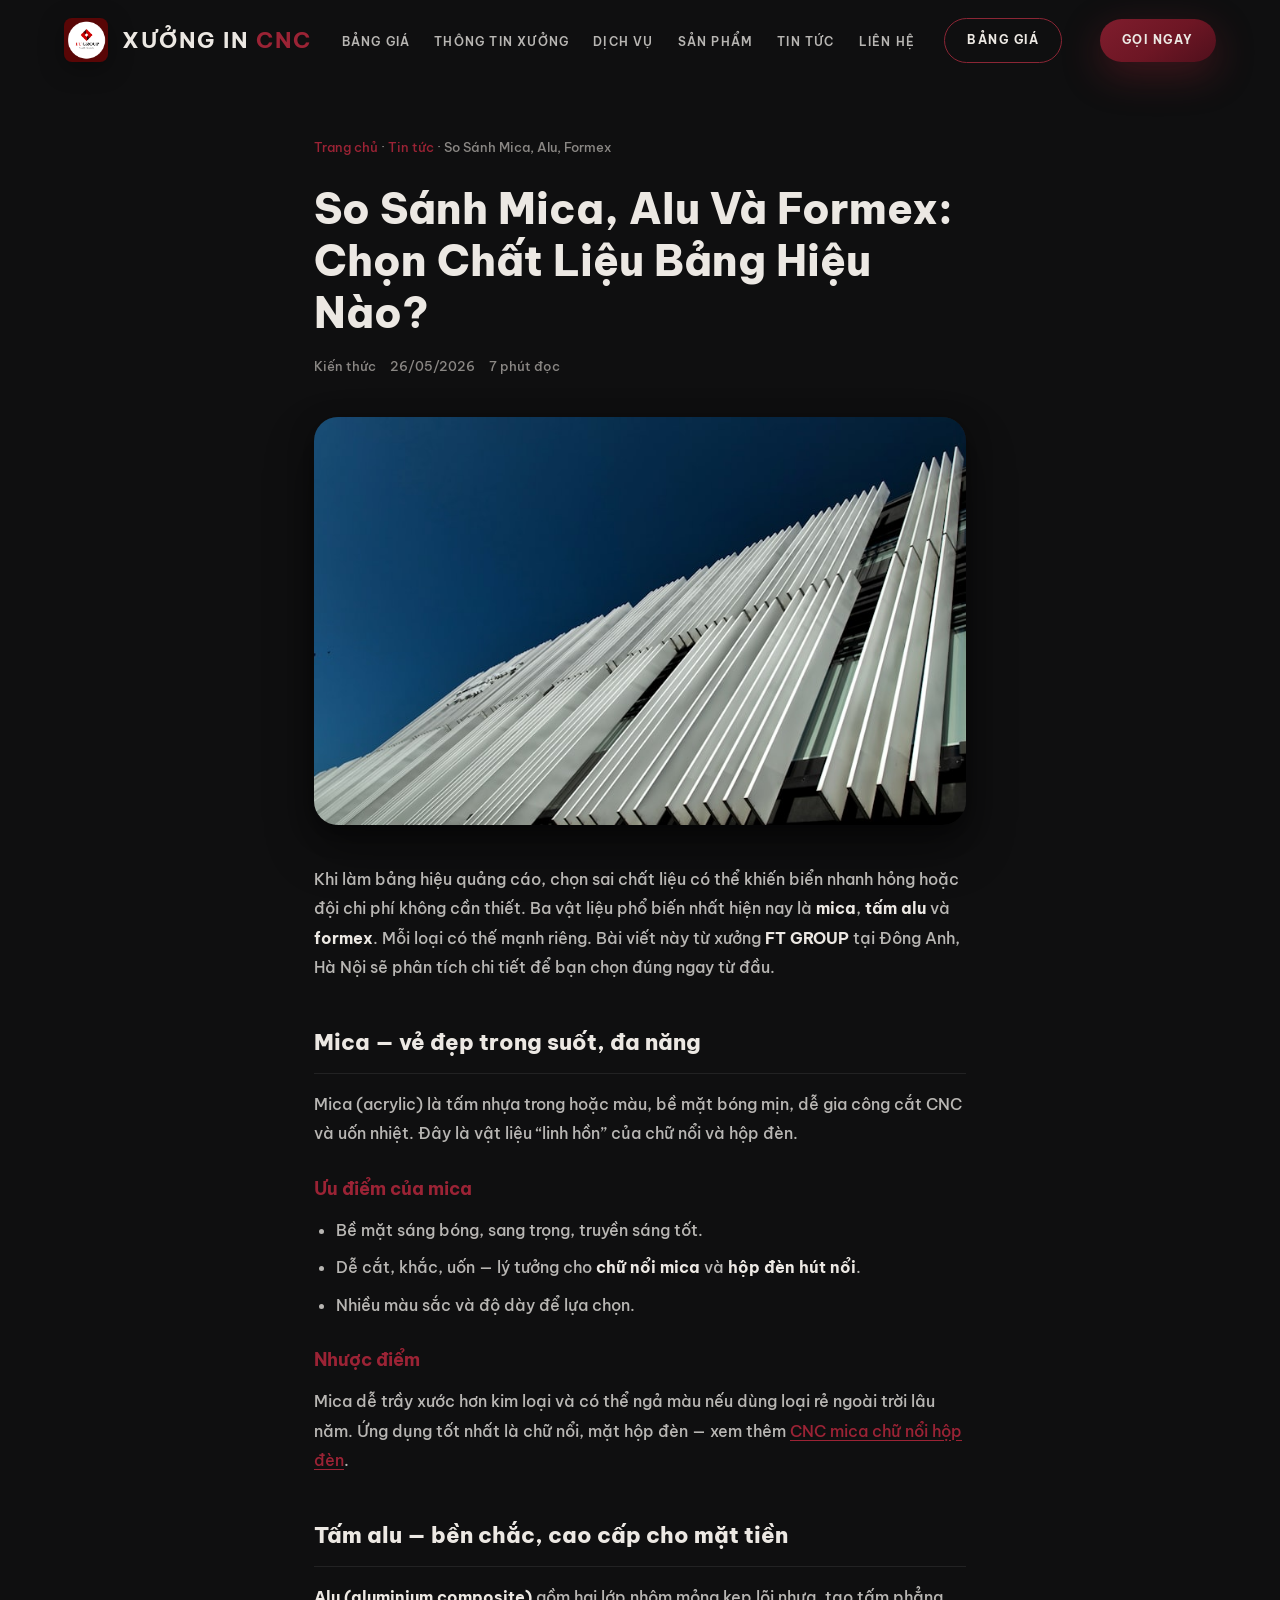
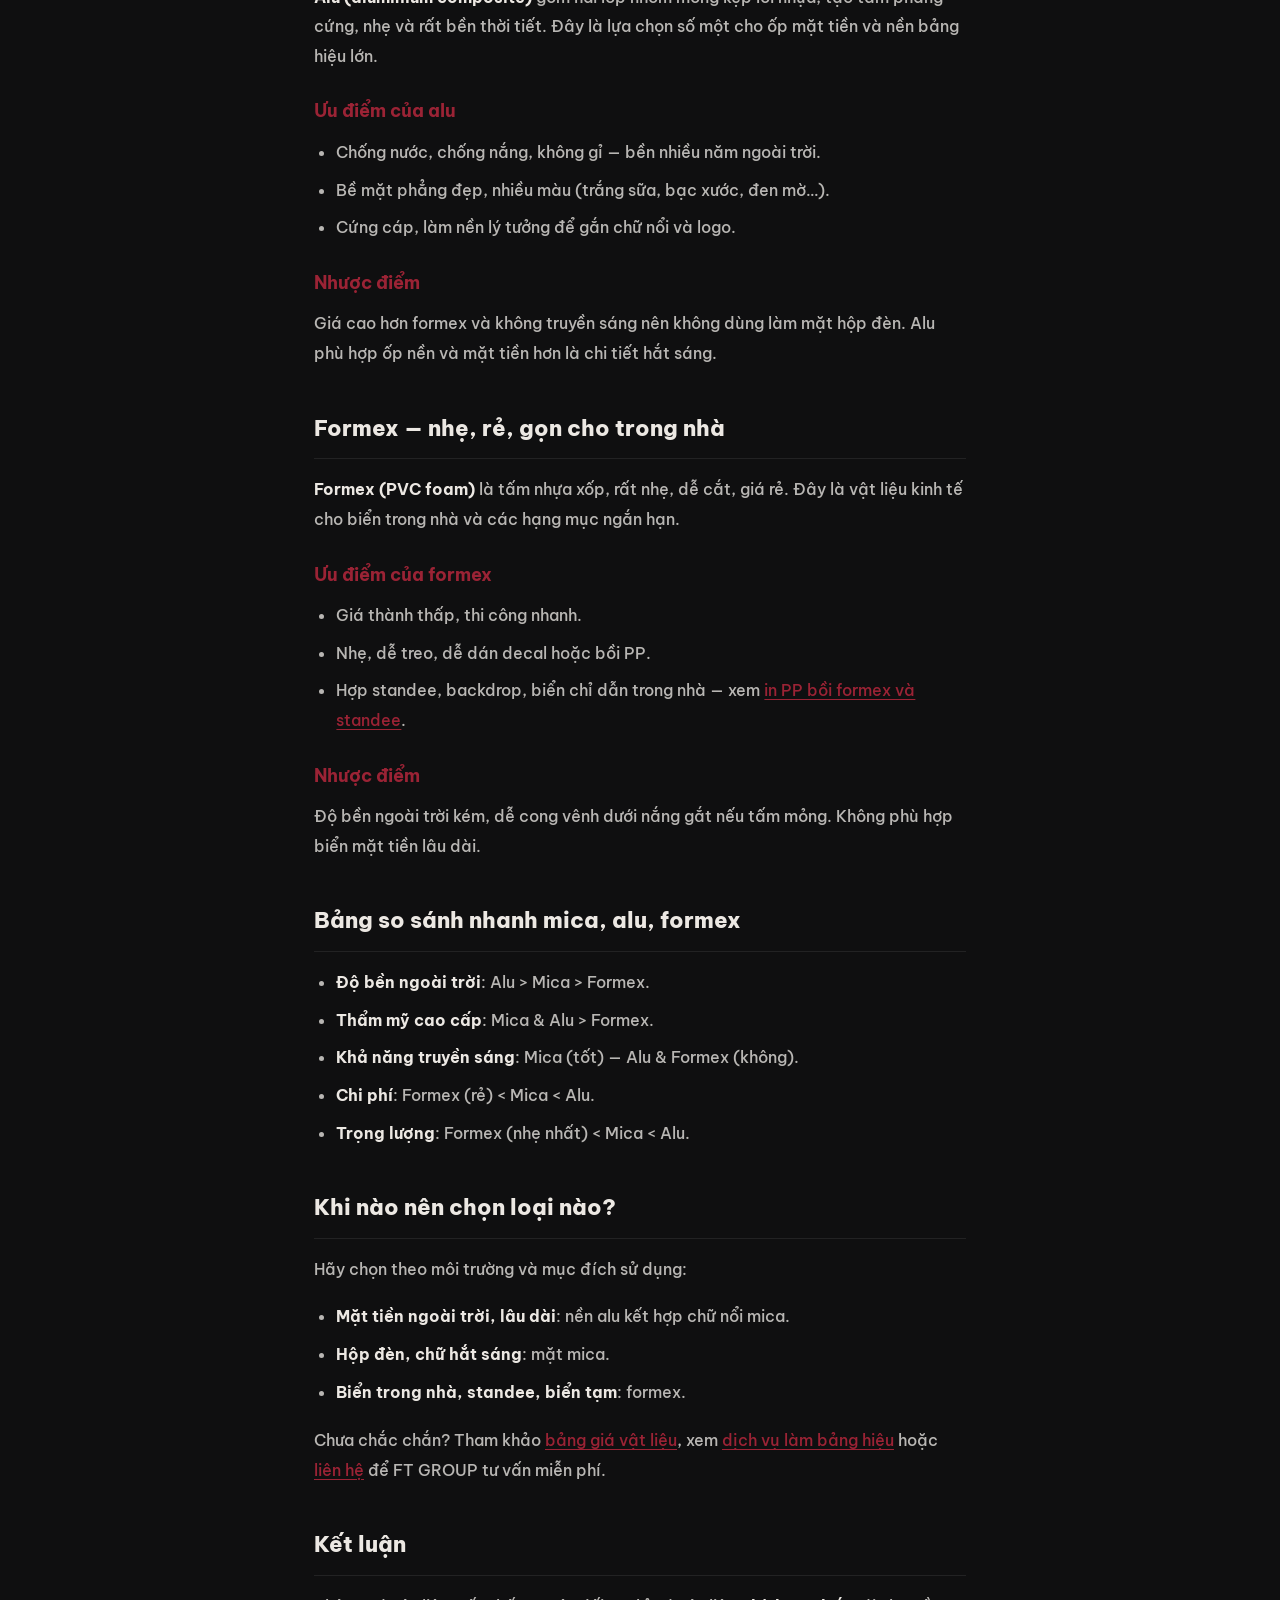
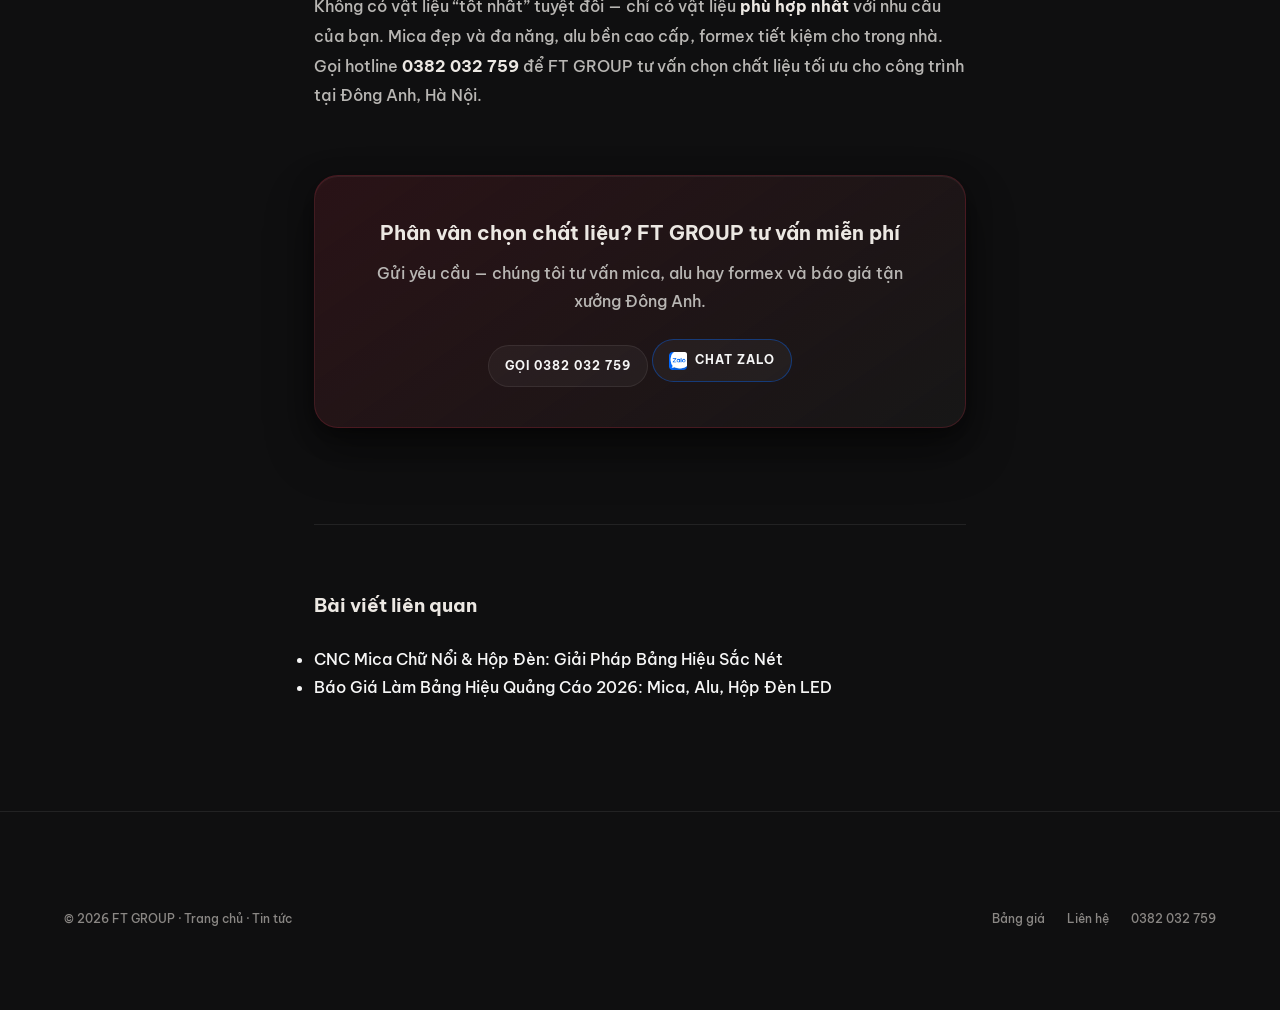
<file: blog/so-sanh-mica-alu-formex.html>
<!DOCTYPE html>
<html lang="vi">
<head>
  <meta charset="UTF-8">
  <meta name="viewport" content="width=device-width, initial-scale=1.0, viewport-fit=cover">
  <meta name="theme-color" content="#0f0f10">
  <title>So Sánh Mica, Alu, Formex | Chọn Chất Liệu Bảng Hiệu</title>
  <meta name="description" content="So sánh mica, alu và formex cho bảng hiệu quảng cáo: độ bền, thẩm mỹ, chi phí. Tư vấn chọn chất liệu tại FT GROUP Đông Anh, Hà Nội.">
  <meta name="robots" content="index, follow">
  <link rel="canonical" href="https://cnc.ftgroup.vn/blog/so-sanh-mica-alu-formex.html">
  <meta property="og:type" content="article">
  <meta property="og:title" content="So Sánh Mica, Alu Và Formex: Chọn Chất Liệu Bảng Hiệu Nào?">
  <meta property="og:description" content="So sánh mica, alu và formex cho bảng hiệu quảng cáo: độ bền, thẩm mỹ, chi phí. Tư vấn chọn chất liệu tại FT GROUP Đông Anh, Hà Nội.">
  <meta property="og:url" content="https://cnc.ftgroup.vn/blog/so-sanh-mica-alu-formex.html">
  <meta property="og:image" content="https://cnc.ftgroup.vn/assets/images/blog/so-sanh-mica-alu-formex.jpg">
  <meta property="article:published_time" content="2026-05-26">
  <link rel="preconnect" href="https://fonts.googleapis.com">
  <link rel="preconnect" href="https://fonts.gstatic.com" crossorigin>
  <link href="https://fonts.googleapis.com/css2?family=Be+Vietnam+Pro:wght@400;500;600;700;800&display=swap" rel="stylesheet">
  <link rel="stylesheet" href="../css/variables.css">
  <link rel="stylesheet" href="../css/animations.css">
  <link rel="stylesheet" href="../css/header.css">
  <link rel="stylesheet" href="../css/navbar.css">
  <link rel="stylesheet" href="../css/footer.css">
  <link rel="stylesheet" href="../css/main.css">
  <link rel="stylesheet" href="../css/contact-ui.css">
  <link rel="stylesheet" href="../css/effects-3d.css">
  <link rel="stylesheet" href="../css/blog.css">
  <link rel="stylesheet" href="../css/responsive.css">
  <link rel="icon" type="image/x-icon" href="../assets/images/logo.ico" sizes="any">
  <script type="application/ld+json">
  {
    "@context": "https://schema.org",
    "@type": "BlogPosting",
    "headline": "So Sánh Mica, Alu Và Formex: Chọn Chất Liệu Bảng Hiệu Nào?",
    "description": "So sánh mica, alu và formex cho bảng hiệu quảng cáo: độ bền, thẩm mỹ, chi phí. Tư vấn chọn chất liệu tại FT GROUP Đông Anh, Hà Nội.",
    "image": "https://cnc.ftgroup.vn/assets/images/blog/so-sanh-mica-alu-formex.jpg",
    "datePublished": "2026-05-26",
    "dateModified": "2026-05-26",
    "author": {
      "@type": "Organization",
      "name": "FT GROUP",
      "url": "https://cnc.ftgroup.vn/"
    },
    "publisher": {
      "@type": "Organization",
      "name": "FT GROUP",
      "logo": {
        "@type": "ImageObject",
        "url": "https://cnc.ftgroup.vn/assets/images/logo.png"
      }
    },
    "mainEntityOfPage": {
      "@type": "WebPage",
      "@id": "https://cnc.ftgroup.vn/blog/so-sanh-mica-alu-formex.html"
    }
  }
  </script>
</head>
<body data-blog-base="../">

<header class="site-header" id="siteHeader">
  <a href="../index.html" class="brand brand-with-logo" aria-label="FT GROUP — Trang chủ">
    <img class="brand-logo" src="../assets/images/logo.png" width="160" height="48" alt="Logo FT GROUP" loading="eager">
    <span class="brand-name">XƯỞNG IN <span class="accent">CNC</span></span>
  </a>
  <nav aria-label="Điều hướng chính">
    <ul class="nav-links">
      <li><a href="../index.html#bang-gia">Bảng giá</a></li>
      <li><a href="../index.html#thong-tin-xuong">Thông tin xưởng</a></li>
      <li><a href="../index.html#dich-vu">Dịch vụ</a></li>
      <li><a href="../index.html#du-an">Sản phẩm</a></li>
      <li><a href="index.html">Tin tức</a></li>
      <li><a href="../index.html#lien-he">Liên hệ</a></li>
    </ul>
  </nav>
  <a href="../index.html#bang-gia" class="nav-cta nav-cta--quote">Bảng giá</a>
  <a href="tel:+84382032759" class="nav-cta">Gọi ngay</a>
  <button class="nav-toggle" aria-label="Mở menu" aria-expanded="false" aria-controls="mobileMenu">
    <span></span><span></span><span></span>
  </button>
</header>

<div class="mobile-menu" id="mobileMenu" role="dialog" aria-label="Menu di động">
  <a href="../index.html#bang-gia">Bảng giá</a>
  <a href="../index.html#thong-tin-xuong">Thông tin xưởng</a>
  <a href="../index.html#dich-vu">Dịch vụ</a>
  <a href="../index.html#du-an">Sản phẩm</a>
  <a href="index.html">Tin tức</a>
  <a href="../index.html#lien-he">Liên hệ</a>
  <a href="tel:+84382032759" class="mobile-menu-cta">Gọi 0382 032 759</a>
</div>

<main>
  <article class="article-wrap">
    <nav class="article-breadcrumb" aria-label="Breadcrumb">
      <a href="../index.html">Trang chủ</a> · <a href="index.html">Tin tức</a> · So Sánh Mica, Alu, Formex
    </nav>

    <header class="article-header">
      <h1>So Sánh Mica, Alu Và Formex: Chọn Chất Liệu Bảng Hiệu Nào?</h1>
      <div class="article-meta">
        <span>Kiến thức</span>
        <time datetime="2026-05-26">26/05/2026</time>
        <span>7 phút đọc</span>
      </div>
    </header>

    <figure class="article-cover">
      <img src="../assets/images/blog/so-sanh-mica-alu-formex.jpg" width="780" height="488" alt="Các chất liệu mica, alu, formex làm bảng hiệu tại FT GROUP" loading="eager">
    </figure>

    <div class="article-body">
      <p>Khi làm bảng hiệu quảng cáo, chọn sai chất liệu có thể khiến biển nhanh hỏng hoặc đội chi phí không cần thiết. Ba vật liệu phổ biến nhất hiện nay là <strong>mica</strong>, <strong>tấm alu</strong> và <strong>formex</strong>. Mỗi loại có thế mạnh riêng. Bài viết này từ xưởng <strong>FT GROUP</strong> tại Đông Anh, Hà Nội sẽ phân tích chi tiết để bạn chọn đúng ngay từ đầu.</p>

      <h2>Mica — vẻ đẹp trong suốt, đa năng</h2>
      <p>Mica (acrylic) là tấm nhựa trong hoặc màu, bề mặt bóng mịn, dễ gia công cắt CNC và uốn nhiệt. Đây là vật liệu “linh hồn” của chữ nổi và hộp đèn.</p>
      <h3>Ưu điểm của mica</h3>
      <ul>
        <li>Bề mặt sáng bóng, sang trọng, truyền sáng tốt.</li>
        <li>Dễ cắt, khắc, uốn — lý tưởng cho <strong>chữ nổi mica</strong> và <strong>hộp đèn hút nổi</strong>.</li>
        <li>Nhiều màu sắc và độ dày để lựa chọn.</li>
      </ul>
      <h3>Nhược điểm</h3>
      <p>Mica dễ trầy xước hơn kim loại và có thể ngả màu nếu dùng loại rẻ ngoài trời lâu năm. Ứng dụng tốt nhất là chữ nổi, mặt hộp đèn — xem thêm <a href="cnc-mica-chu-noi-hop-den.html">CNC mica chữ nổi hộp đèn</a>.</p>

      <h2>Tấm alu — bền chắc, cao cấp cho mặt tiền</h2>
      <p><strong>Alu (aluminium composite)</strong> gồm hai lớp nhôm mỏng kẹp lõi nhựa, tạo tấm phẳng cứng, nhẹ và rất bền thời tiết. Đây là lựa chọn số một cho ốp mặt tiền và nền bảng hiệu lớn.</p>
      <h3>Ưu điểm của alu</h3>
      <ul>
        <li>Chống nước, chống nắng, không gỉ — bền nhiều năm ngoài trời.</li>
        <li>Bề mặt phẳng đẹp, nhiều màu (trắng sữa, bạc xước, đen mờ…).</li>
        <li>Cứng cáp, làm nền lý tưởng để gắn chữ nổi và logo.</li>
      </ul>
      <h3>Nhược điểm</h3>
      <p>Giá cao hơn formex và không truyền sáng nên không dùng làm mặt hộp đèn. Alu phù hợp ốp nền và mặt tiền hơn là chi tiết hắt sáng.</p>

      <h2>Formex — nhẹ, rẻ, gọn cho trong nhà</h2>
      <p><strong>Formex (PVC foam)</strong> là tấm nhựa xốp, rất nhẹ, dễ cắt, giá rẻ. Đây là vật liệu kinh tế cho biển trong nhà và các hạng mục ngắn hạn.</p>
      <h3>Ưu điểm của formex</h3>
      <ul>
        <li>Giá thành thấp, thi công nhanh.</li>
        <li>Nhẹ, dễ treo, dễ dán decal hoặc bồi PP.</li>
        <li>Hợp standee, backdrop, biển chỉ dẫn trong nhà — xem <a href="in-pp-boi-formex-standee.html">in PP bồi formex và standee</a>.</li>
      </ul>
      <h3>Nhược điểm</h3>
      <p>Độ bền ngoài trời kém, dễ cong vênh dưới nắng gắt nếu tấm mỏng. Không phù hợp biển mặt tiền lâu dài.</p>

      <h2>Bảng so sánh nhanh mica, alu, formex</h2>
      <ul>
        <li><strong>Độ bền ngoài trời</strong>: Alu &gt; Mica &gt; Formex.</li>
        <li><strong>Thẩm mỹ cao cấp</strong>: Mica &amp; Alu &gt; Formex.</li>
        <li><strong>Khả năng truyền sáng</strong>: Mica (tốt) — Alu &amp; Formex (không).</li>
        <li><strong>Chi phí</strong>: Formex (rẻ) &lt; Mica &lt; Alu.</li>
        <li><strong>Trọng lượng</strong>: Formex (nhẹ nhất) &lt; Mica &lt; Alu.</li>
      </ul>

      <h2>Khi nào nên chọn loại nào?</h2>
      <p>Hãy chọn theo môi trường và mục đích sử dụng:</p>
      <ul>
        <li><strong>Mặt tiền ngoài trời, lâu dài</strong>: nền alu kết hợp chữ nổi mica.</li>
        <li><strong>Hộp đèn, chữ hắt sáng</strong>: mặt mica.</li>
        <li><strong>Biển trong nhà, standee, biển tạm</strong>: formex.</li>
      </ul>
      <p>Chưa chắc chắn? Tham khảo <a href="../index.html#bang-gia">bảng giá vật liệu</a>, xem <a href="../index.html#dich-vu">dịch vụ làm bảng hiệu</a> hoặc <a href="../index.html#lien-he">liên hệ</a> để FT GROUP tư vấn miễn phí.</p>

      <h2>Kết luận</h2>
      <p>Không có vật liệu “tốt nhất” tuyệt đối — chỉ có vật liệu <strong>phù hợp nhất</strong> với nhu cầu của bạn. Mica đẹp và đa năng, alu bền cao cấp, formex tiết kiệm cho trong nhà. Gọi hotline <strong>0382 032 759</strong> để FT GROUP tư vấn chọn chất liệu tối ưu cho công trình tại Đông Anh, Hà Nội.</p>
    </div>

    <aside class="article-cta">
      <h2>Phân vân chọn chất liệu? FT GROUP tư vấn miễn phí</h2>
      <p>Gửi yêu cầu — chúng tôi tư vấn mica, alu hay formex và báo giá tận xưởng Đông Anh.</p>
      <a href="tel:+84382032759" class="contact-chip">Gọi 0382 032 759</a>
      <a href="https://zalo.me/0382032759" class="contact-chip contact-chip--zalo" target="_blank" rel="noopener"><img src="../assets/images/zalo.webp" alt="" class="zalo-icon" width="18" height="18" loading="lazy" decoding="async">Chat Zalo</a>
    </aside>

    <section class="article-related" aria-label="Bài viết liên quan">
      <h2>Bài viết liên quan</h2>
      <ul>
        <li><a href="cnc-mica-chu-noi-hop-den.html">CNC Mica Chữ Nổi &amp; Hộp Đèn: Giải Pháp Bảng Hiệu Sắc Nét</a></li>
        <li><a href="bang-gia-lam-bang-hieu-quang-cao.html">Báo Giá Làm Bảng Hiệu Quảng Cáo 2026: Mica, Alu, Hộp Đèn LED</a></li>
      </ul>
    </section>
  </article>
</main>

<footer class="site-footer">
  <div class="footer-bottom" style="border:none;padding-top:0">
    <div>© <span id="currentYear">2026</span> FT GROUP · <a href="../index.html">Trang chủ</a> · <a href="index.html">Tin tức</a></div>
    <nav class="footer-bottom-links">
      <a href="../index.html#bang-gia">Bảng giá</a>
      <a href="../index.html#lien-he">Liên hệ</a>
      <a href="tel:+84382032759">0382 032 759</a>
    </nav>
  </div>
</footer>

<script src="../js/navbar.js" defer></script>
<script src="../js/main.js" defer></script>
</body>
</html>
</file>
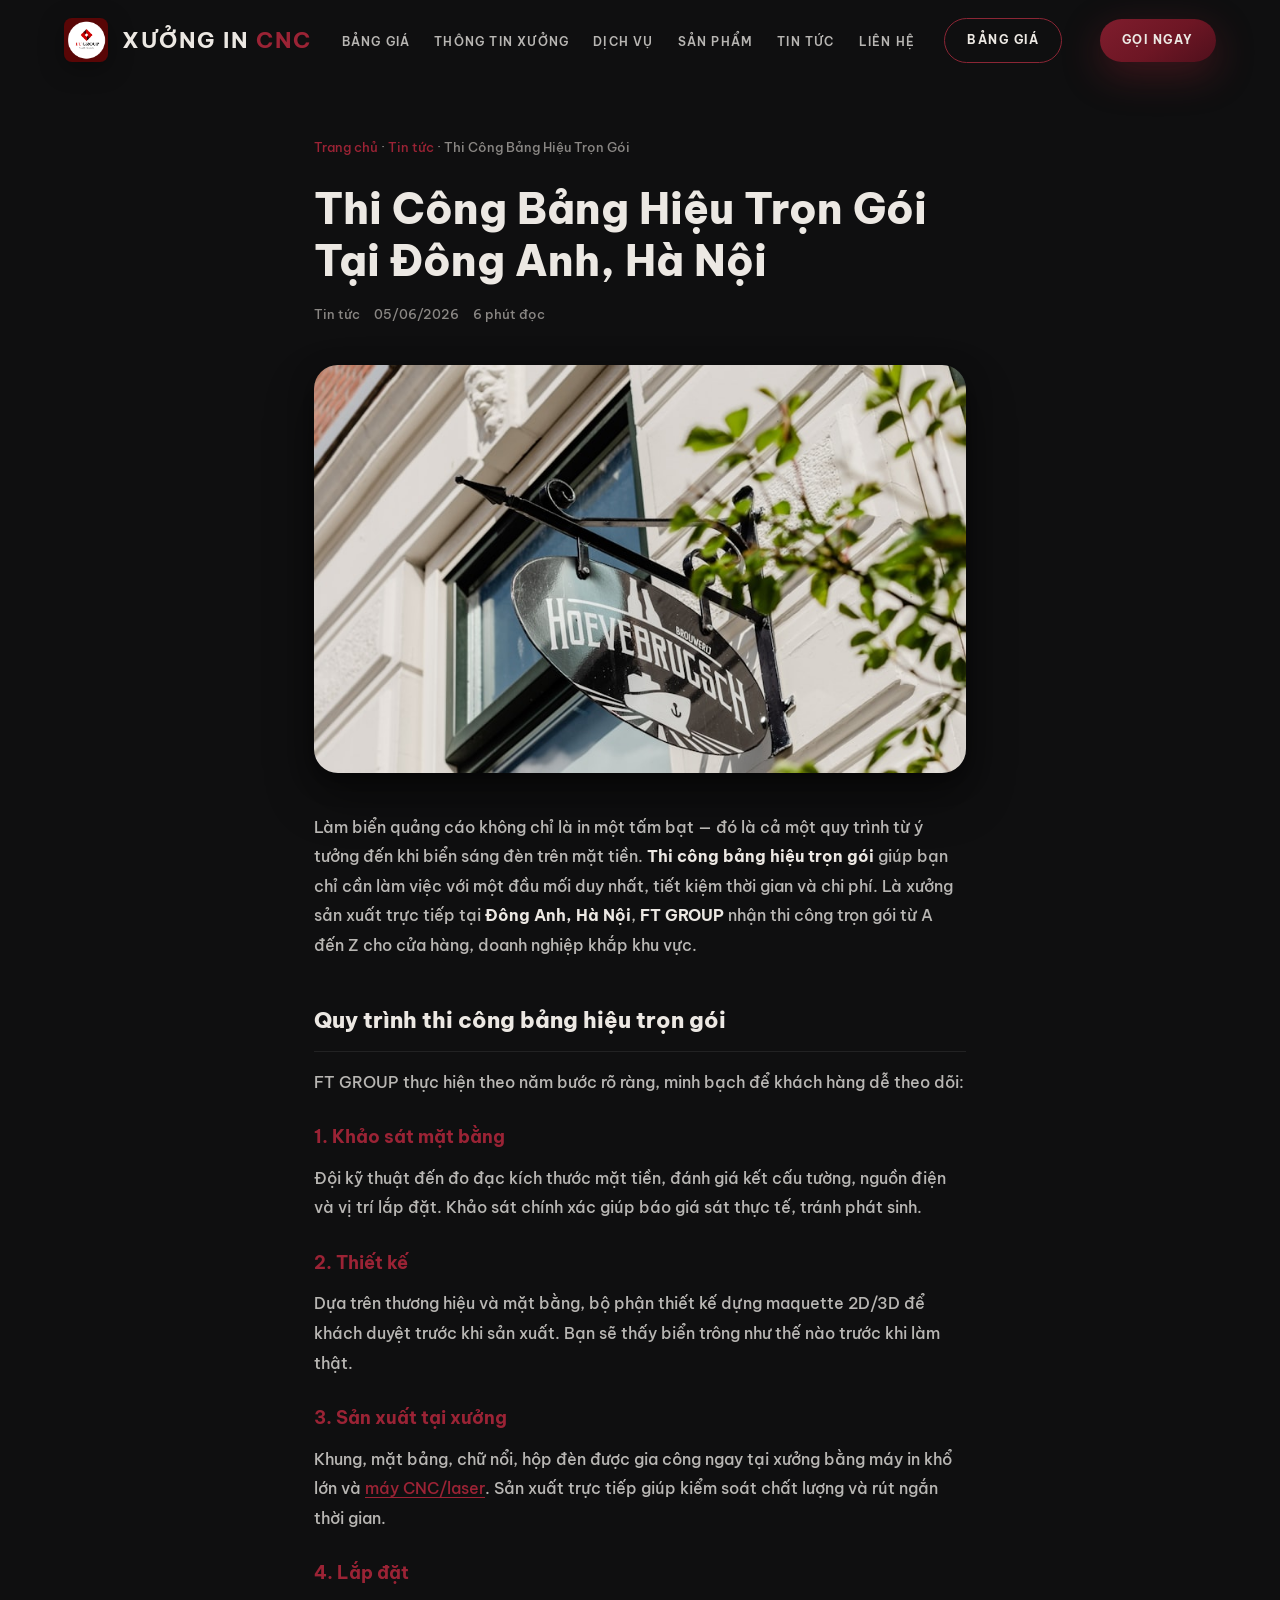
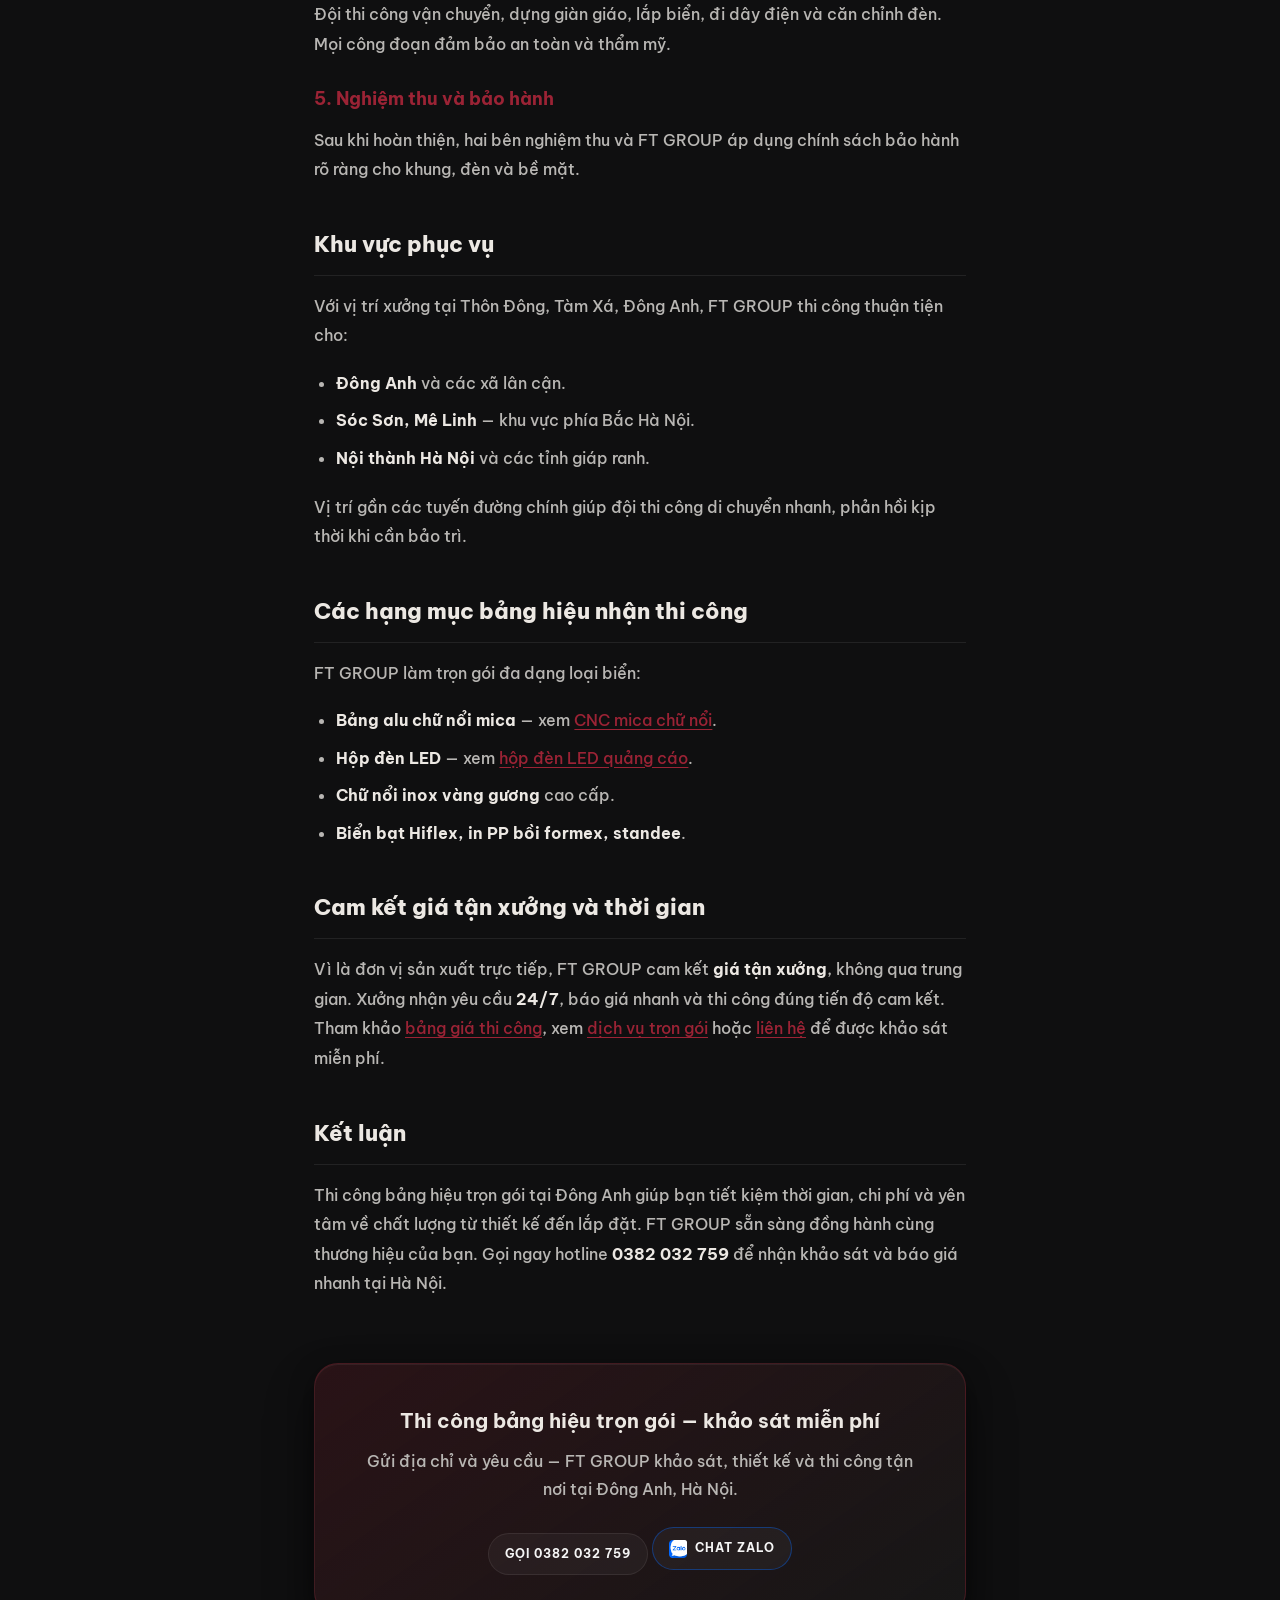
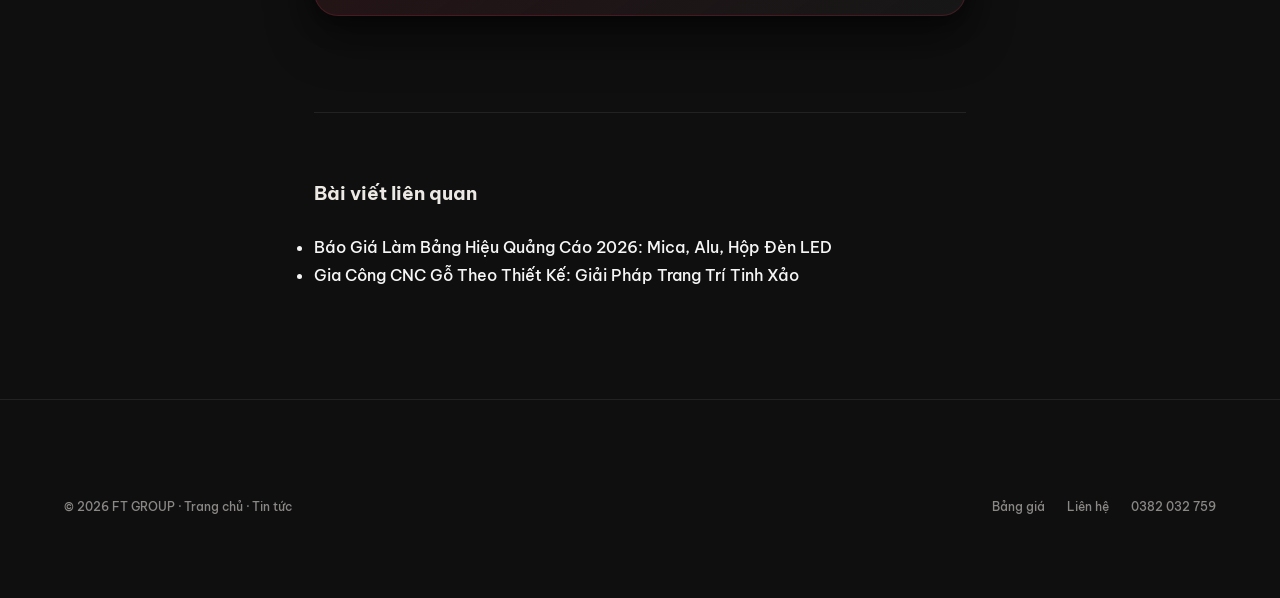
<file: blog/thi-cong-bang-hieu-tron-goi-dong-anh.html>
<!DOCTYPE html>
<html lang="vi">
<head>
  <meta charset="UTF-8">
  <meta name="viewport" content="width=device-width, initial-scale=1.0, viewport-fit=cover">
  <meta name="theme-color" content="#0f0f10">
  <title>Thi Công Bảng Hiệu Trọn Gói Đông Anh | FT GROUP</title>
  <meta name="description" content="Thi công bảng hiệu quảng cáo trọn gói tại Đông Anh, Hà Nội: thiết kế, sản xuất, lắp đặt. Giá tận xưởng, báo giá nhanh — FT GROUP.">
  <meta name="robots" content="index, follow">
  <link rel="canonical" href="https://cnc.ftgroup.vn/blog/thi-cong-bang-hieu-tron-goi-dong-anh.html">
  <meta property="og:type" content="article">
  <meta property="og:title" content="Thi Công Bảng Hiệu Trọn Gói Tại Đông Anh, Hà Nội">
  <meta property="og:description" content="Thi công bảng hiệu quảng cáo trọn gói tại Đông Anh, Hà Nội: thiết kế, sản xuất, lắp đặt. Giá tận xưởng, báo giá nhanh — FT GROUP.">
  <meta property="og:url" content="https://cnc.ftgroup.vn/blog/thi-cong-bang-hieu-tron-goi-dong-anh.html">
  <meta property="og:image" content="https://cnc.ftgroup.vn/assets/images/blog/thi-cong-bang-hieu-tron-goi-dong-anh.jpg">
  <meta property="article:published_time" content="2026-06-05">
  <link rel="preconnect" href="https://fonts.googleapis.com">
  <link rel="preconnect" href="https://fonts.gstatic.com" crossorigin>
  <link href="https://fonts.googleapis.com/css2?family=Be+Vietnam+Pro:wght@400;500;600;700;800&display=swap" rel="stylesheet">
  <link rel="stylesheet" href="../css/variables.css">
  <link rel="stylesheet" href="../css/animations.css">
  <link rel="stylesheet" href="../css/header.css">
  <link rel="stylesheet" href="../css/navbar.css">
  <link rel="stylesheet" href="../css/footer.css">
  <link rel="stylesheet" href="../css/main.css">
  <link rel="stylesheet" href="../css/contact-ui.css">
  <link rel="stylesheet" href="../css/effects-3d.css">
  <link rel="stylesheet" href="../css/blog.css">
  <link rel="stylesheet" href="../css/responsive.css">
  <link rel="icon" type="image/x-icon" href="../assets/images/logo.ico" sizes="any">
  <script type="application/ld+json">
  {
    "@context": "https://schema.org",
    "@type": "BlogPosting",
    "headline": "Thi Công Bảng Hiệu Trọn Gói Tại Đông Anh, Hà Nội",
    "description": "Thi công bảng hiệu quảng cáo trọn gói tại Đông Anh, Hà Nội: thiết kế, sản xuất, lắp đặt. Giá tận xưởng, báo giá nhanh — FT GROUP.",
    "image": "https://cnc.ftgroup.vn/assets/images/blog/thi-cong-bang-hieu-tron-goi-dong-anh.jpg",
    "datePublished": "2026-06-05",
    "dateModified": "2026-06-05",
    "author": {
      "@type": "Organization",
      "name": "FT GROUP",
      "url": "https://cnc.ftgroup.vn/"
    },
    "publisher": {
      "@type": "Organization",
      "name": "FT GROUP",
      "logo": {
        "@type": "ImageObject",
        "url": "https://cnc.ftgroup.vn/assets/images/logo.png"
      }
    },
    "mainEntityOfPage": {
      "@type": "WebPage",
      "@id": "https://cnc.ftgroup.vn/blog/thi-cong-bang-hieu-tron-goi-dong-anh.html"
    }
  }
  </script>
</head>
<body data-blog-base="../">

<header class="site-header" id="siteHeader">
  <a href="../index.html" class="brand brand-with-logo" aria-label="FT GROUP — Trang chủ">
    <img class="brand-logo" src="../assets/images/logo.png" width="160" height="48" alt="Logo FT GROUP" loading="eager">
    <span class="brand-name">XƯỞNG IN <span class="accent">CNC</span></span>
  </a>
  <nav aria-label="Điều hướng chính">
    <ul class="nav-links">
      <li><a href="../index.html#bang-gia">Bảng giá</a></li>
      <li><a href="../index.html#thong-tin-xuong">Thông tin xưởng</a></li>
      <li><a href="../index.html#dich-vu">Dịch vụ</a></li>
      <li><a href="../index.html#du-an">Sản phẩm</a></li>
      <li><a href="index.html">Tin tức</a></li>
      <li><a href="../index.html#lien-he">Liên hệ</a></li>
    </ul>
  </nav>
  <a href="../index.html#bang-gia" class="nav-cta nav-cta--quote">Bảng giá</a>
  <a href="tel:+84382032759" class="nav-cta">Gọi ngay</a>
  <button class="nav-toggle" aria-label="Mở menu" aria-expanded="false" aria-controls="mobileMenu">
    <span></span><span></span><span></span>
  </button>
</header>

<div class="mobile-menu" id="mobileMenu" role="dialog" aria-label="Menu di động">
  <a href="../index.html#bang-gia">Bảng giá</a>
  <a href="../index.html#thong-tin-xuong">Thông tin xưởng</a>
  <a href="../index.html#dich-vu">Dịch vụ</a>
  <a href="../index.html#du-an">Sản phẩm</a>
  <a href="index.html">Tin tức</a>
  <a href="../index.html#lien-he">Liên hệ</a>
  <a href="tel:+84382032759" class="mobile-menu-cta">Gọi 0382 032 759</a>
</div>

<main>
  <article class="article-wrap">
    <nav class="article-breadcrumb" aria-label="Breadcrumb">
      <a href="../index.html">Trang chủ</a> · <a href="index.html">Tin tức</a> · Thi Công Bảng Hiệu Trọn Gói
    </nav>

    <header class="article-header">
      <h1>Thi Công Bảng Hiệu Trọn Gói Tại Đông Anh, Hà Nội</h1>
      <div class="article-meta">
        <span>Tin tức</span>
        <time datetime="2026-06-05">05/06/2026</time>
        <span>6 phút đọc</span>
      </div>
    </header>

    <figure class="article-cover">
      <img src="../assets/images/blog/thi-cong-bang-hieu-tron-goi-dong-anh.jpg" width="780" height="488" alt="Thi công bảng hiệu trọn gói tại Đông Anh, Hà Nội — FT GROUP" loading="eager">
    </figure>

    <div class="article-body">
      <p>Làm biển quảng cáo không chỉ là in một tấm bạt — đó là cả một quy trình từ ý tưởng đến khi biển sáng đèn trên mặt tiền. <strong>Thi công bảng hiệu trọn gói</strong> giúp bạn chỉ cần làm việc với một đầu mối duy nhất, tiết kiệm thời gian và chi phí. Là xưởng sản xuất trực tiếp tại <strong>Đông Anh, Hà Nội</strong>, <strong>FT GROUP</strong> nhận thi công trọn gói từ A đến Z cho cửa hàng, doanh nghiệp khắp khu vực.</p>

      <h2>Quy trình thi công bảng hiệu trọn gói</h2>
      <p>FT GROUP thực hiện theo năm bước rõ ràng, minh bạch để khách hàng dễ theo dõi:</p>
      <h3>1. Khảo sát mặt bằng</h3>
      <p>Đội kỹ thuật đến đo đạc kích thước mặt tiền, đánh giá kết cấu tường, nguồn điện và vị trí lắp đặt. Khảo sát chính xác giúp báo giá sát thực tế, tránh phát sinh.</p>
      <h3>2. Thiết kế</h3>
      <p>Dựa trên thương hiệu và mặt bằng, bộ phận thiết kế dựng maquette 2D/3D để khách duyệt trước khi sản xuất. Bạn sẽ thấy biển trông như thế nào trước khi làm thật.</p>
      <h3>3. Sản xuất tại xưởng</h3>
      <p>Khung, mặt bảng, chữ nổi, hộp đèn được gia công ngay tại xưởng bằng máy in khổ lớn và <a href="cat-laser-va-cnc-khac-nhau-the-nao.html">máy CNC/laser</a>. Sản xuất trực tiếp giúp kiểm soát chất lượng và rút ngắn thời gian.</p>
      <h3>4. Lắp đặt</h3>
      <p>Đội thi công vận chuyển, dựng giàn giáo, lắp biển, đi dây điện và căn chỉnh đèn. Mọi công đoạn đảm bảo an toàn và thẩm mỹ.</p>
      <h3>5. Nghiệm thu và bảo hành</h3>
      <p>Sau khi hoàn thiện, hai bên nghiệm thu và FT GROUP áp dụng chính sách bảo hành rõ ràng cho khung, đèn và bề mặt.</p>

      <h2>Khu vực phục vụ</h2>
      <p>Với vị trí xưởng tại Thôn Đông, Tàm Xá, Đông Anh, FT GROUP thi công thuận tiện cho:</p>
      <ul>
        <li><strong>Đông Anh</strong> và các xã lân cận.</li>
        <li><strong>Sóc Sơn, Mê Linh</strong> — khu vực phía Bắc Hà Nội.</li>
        <li><strong>Nội thành Hà Nội</strong> và các tỉnh giáp ranh.</li>
      </ul>
      <p>Vị trí gần các tuyến đường chính giúp đội thi công di chuyển nhanh, phản hồi kịp thời khi cần bảo trì.</p>

      <h2>Các hạng mục bảng hiệu nhận thi công</h2>
      <p>FT GROUP làm trọn gói đa dạng loại biển:</p>
      <ul>
        <li><strong>Bảng alu chữ nổi mica</strong> — xem <a href="cnc-mica-chu-noi-hop-den.html">CNC mica chữ nổi</a>.</li>
        <li><strong>Hộp đèn LED</strong> — xem <a href="hop-den-led-quang-cao.html">hộp đèn LED quảng cáo</a>.</li>
        <li><strong>Chữ nổi inox vàng gương</strong> cao cấp.</li>
        <li><strong>Biển bạt Hiflex, in PP bồi formex, standee</strong>.</li>
      </ul>

      <h2>Cam kết giá tận xưởng và thời gian</h2>
      <p>Vì là đơn vị sản xuất trực tiếp, FT GROUP cam kết <strong>giá tận xưởng</strong>, không qua trung gian. Xưởng nhận yêu cầu <strong>24/7</strong>, báo giá nhanh và thi công đúng tiến độ cam kết. Tham khảo <a href="../index.html#bang-gia">bảng giá thi công</a>, xem <a href="../index.html#dich-vu">dịch vụ trọn gói</a> hoặc <a href="../index.html#lien-he">liên hệ</a> để được khảo sát miễn phí.</p>

      <h2>Kết luận</h2>
      <p>Thi công bảng hiệu trọn gói tại Đông Anh giúp bạn tiết kiệm thời gian, chi phí và yên tâm về chất lượng từ thiết kế đến lắp đặt. FT GROUP sẵn sàng đồng hành cùng thương hiệu của bạn. Gọi ngay hotline <strong>0382 032 759</strong> để nhận khảo sát và báo giá nhanh tại Hà Nội.</p>
    </div>

    <aside class="article-cta">
      <h2>Thi công bảng hiệu trọn gói — khảo sát miễn phí</h2>
      <p>Gửi địa chỉ và yêu cầu — FT GROUP khảo sát, thiết kế và thi công tận nơi tại Đông Anh, Hà Nội.</p>
      <a href="tel:+84382032759" class="contact-chip">Gọi 0382 032 759</a>
      <a href="https://zalo.me/0382032759" class="contact-chip contact-chip--zalo" target="_blank" rel="noopener"><img src="../assets/images/zalo.webp" alt="" class="zalo-icon" width="18" height="18" loading="lazy" decoding="async">Chat Zalo</a>
    </aside>

    <section class="article-related" aria-label="Bài viết liên quan">
      <h2>Bài viết liên quan</h2>
      <ul>
        <li><a href="bang-gia-lam-bang-hieu-quang-cao.html">Báo Giá Làm Bảng Hiệu Quảng Cáo 2026: Mica, Alu, Hộp Đèn LED</a></li>
        <li><a href="gia-cong-cnc-go-thiet-ke.html">Gia Công CNC Gỗ Theo Thiết Kế: Giải Pháp Trang Trí Tinh Xảo</a></li>
      </ul>
    </section>
  </article>
</main>

<footer class="site-footer">
  <div class="footer-bottom" style="border:none;padding-top:0">
    <div>© <span id="currentYear">2026</span> FT GROUP · <a href="../index.html">Trang chủ</a> · <a href="index.html">Tin tức</a></div>
    <nav class="footer-bottom-links">
      <a href="../index.html#bang-gia">Bảng giá</a>
      <a href="../index.html#lien-he">Liên hệ</a>
      <a href="tel:+84382032759">0382 032 759</a>
    </nav>
  </div>
</footer>

<script src="../js/navbar.js" defer></script>
<script src="../js/main.js" defer></script>
</body>
</html>
</file>
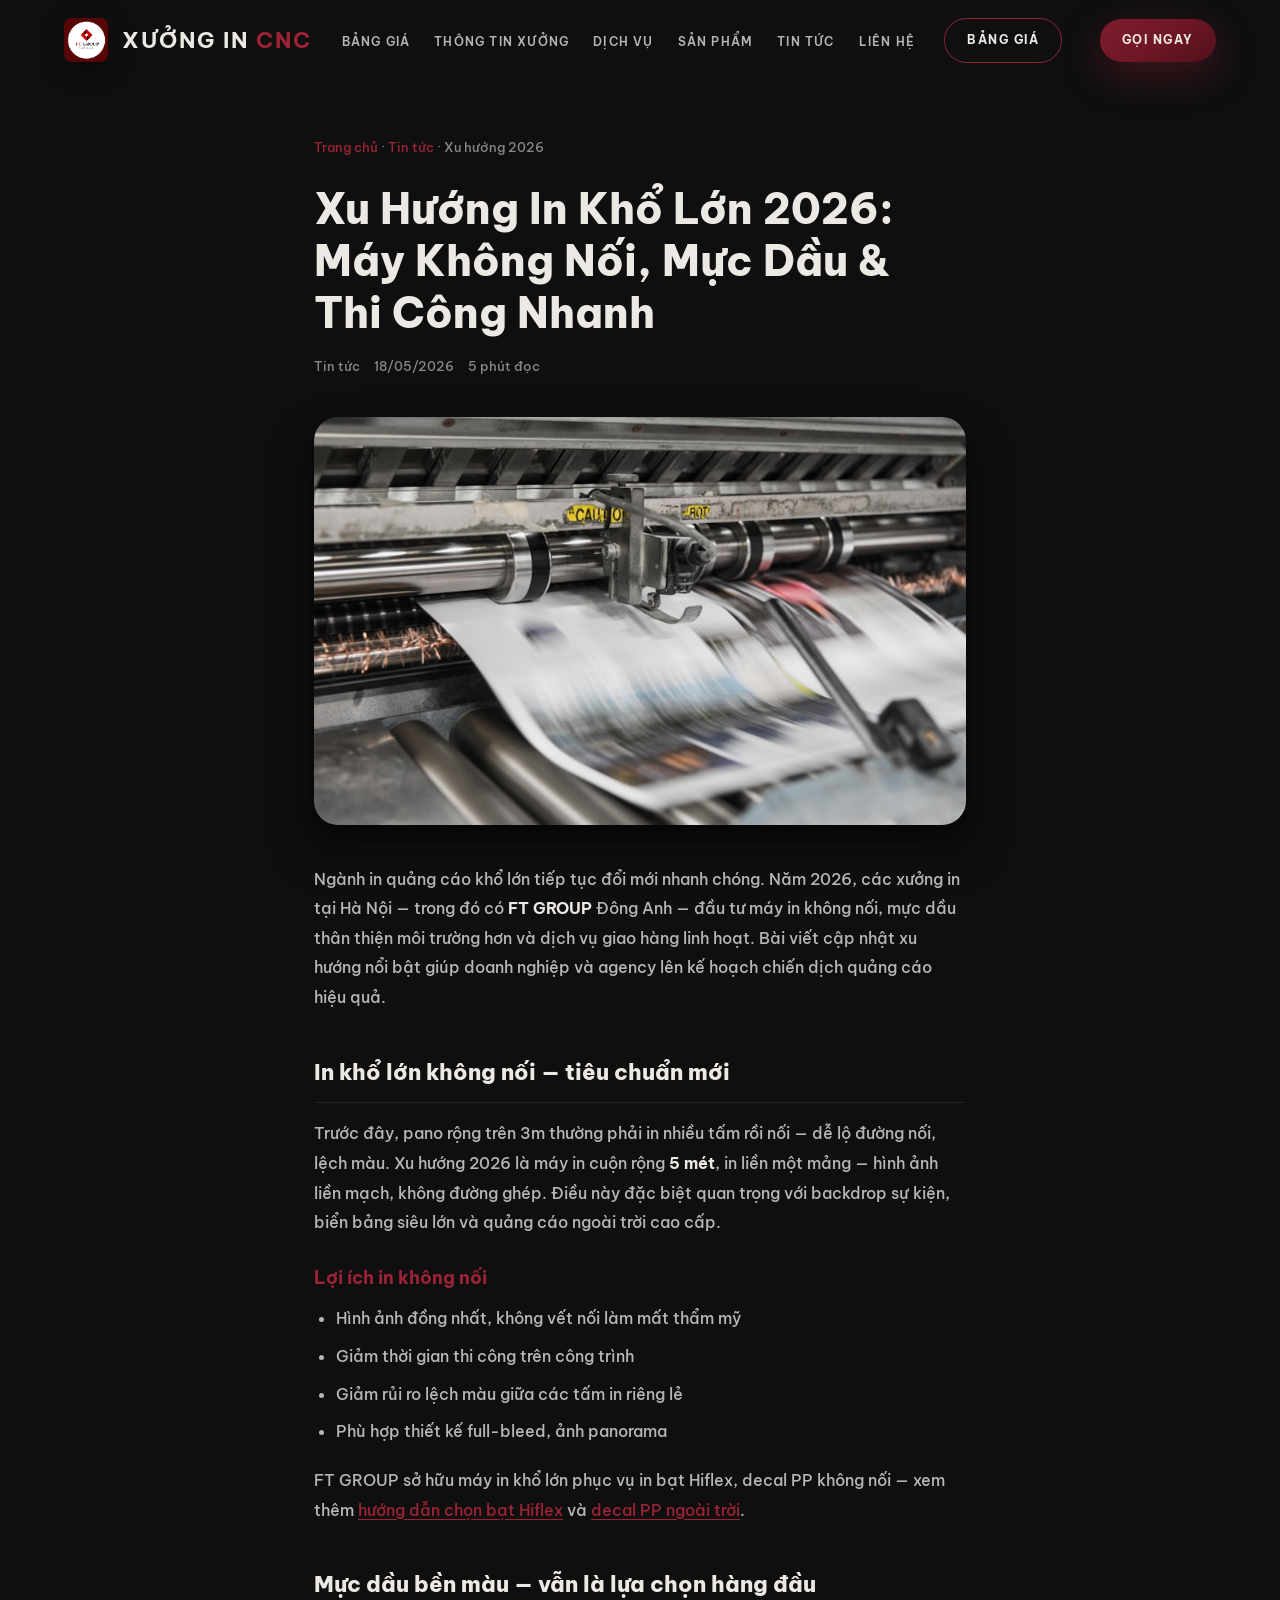
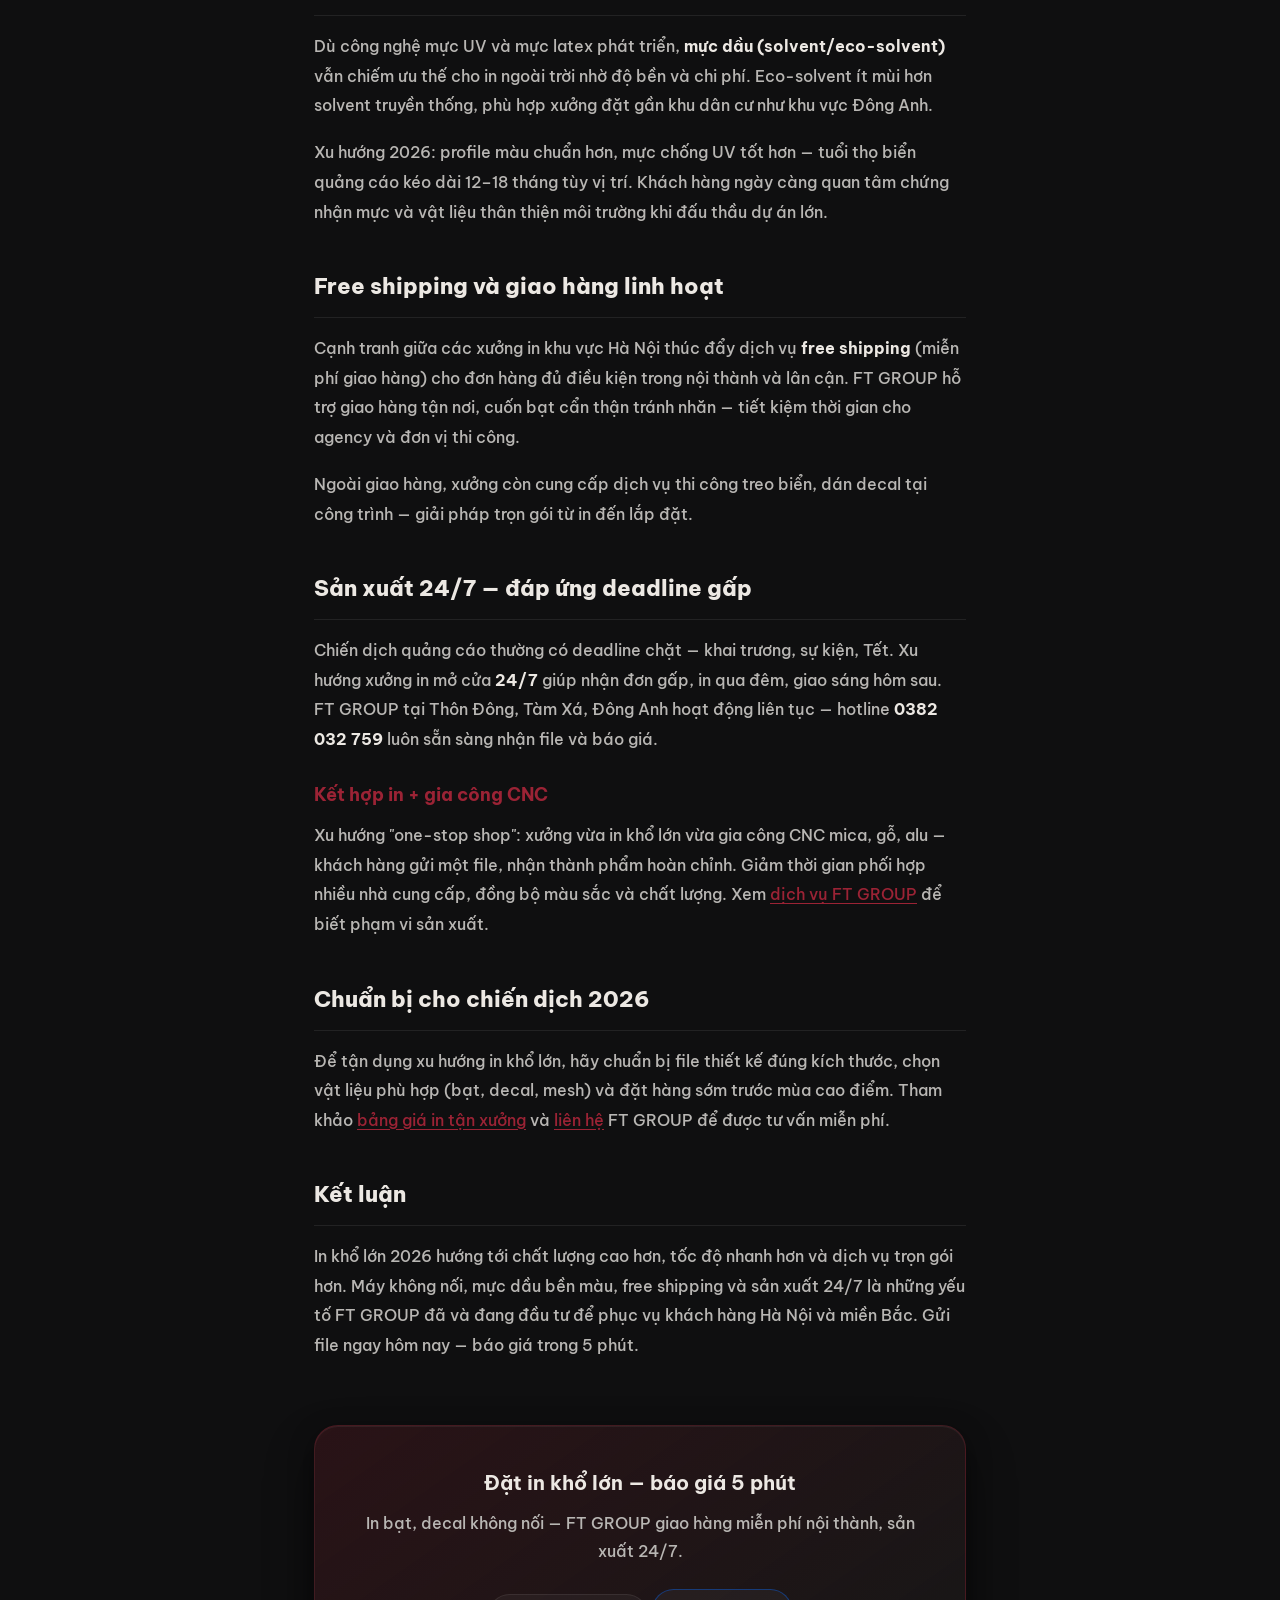
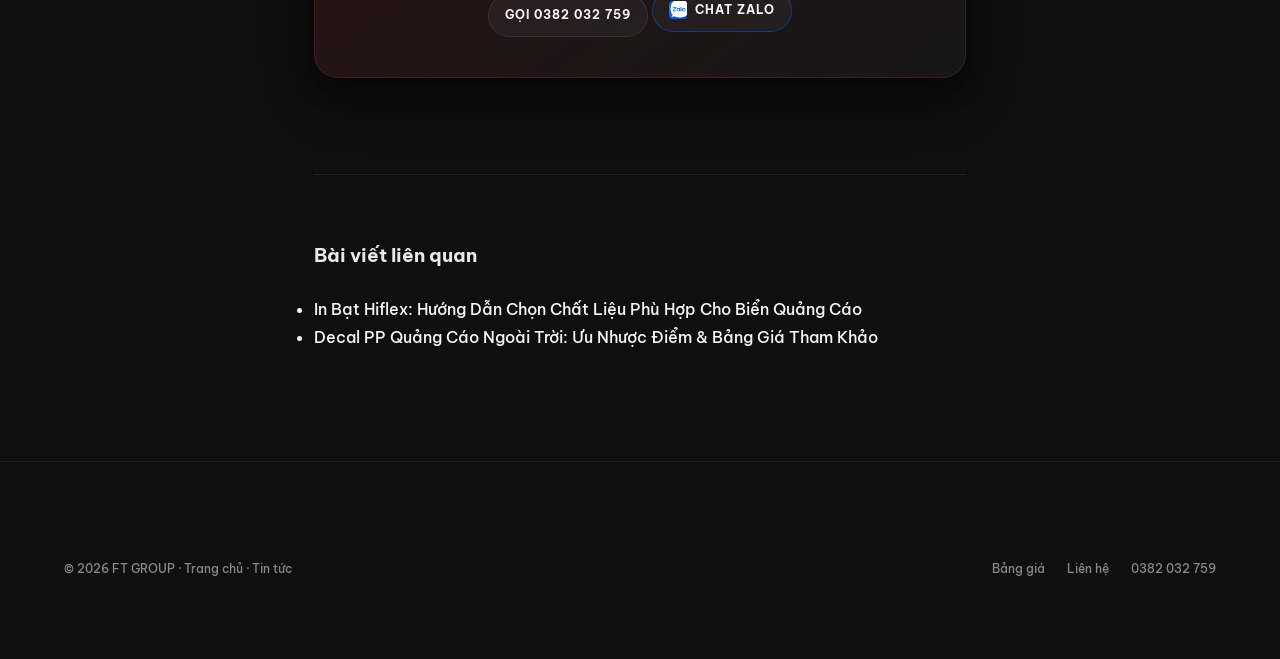
<file: blog/xu-huong-in-kho-lon-2026.html>
<!DOCTYPE html>
<html lang="vi">
<head>
  <meta charset="UTF-8">
  <meta name="viewport" content="width=device-width, initial-scale=1.0, viewport-fit=cover">
  <meta name="theme-color" content="#0f0f10">
  <title>Xu Hướng In Khổ Lớn 2026 | FT GROUP Hà Nội</title>
  <meta name="description" content="Xu hướng in khổ lớn 2026: máy không nối, mực dầu, in bạt decal nhanh. FT GROUP — xưởng in Đông Anh giá tận xưởng.">
  <meta name="robots" content="index, follow">
  <link rel="canonical" href="https://cnc.ftgroup.vn/blog/xu-huong-in-kho-lon-2026.html">
  <meta property="og:type" content="article">
  <meta property="og:title" content="Xu Hướng In Khổ Lớn 2026: Máy Không Nối, Mực Dầu &amp; Thi Công Nhanh">
  <meta property="og:description" content="Cập nhật xu hướng in bạt, decal khổ lớn không nối, mực dầu bền màu và dịch vụ thi công 24/7 tại FT GROUP Đông Anh.">
  <meta property="og:url" content="https://cnc.ftgroup.vn/blog/xu-huong-in-kho-lon-2026.html">
  <meta property="og:image" content="https://cnc.ftgroup.vn/assets/images/blog/xu-huong-in-kho-lon-2026.jpg">
  <meta property="article:published_time" content="2026-05-18">
  <link rel="preconnect" href="https://fonts.googleapis.com">
  <link rel="preconnect" href="https://fonts.gstatic.com" crossorigin>
  <link href="https://fonts.googleapis.com/css2?family=Be+Vietnam+Pro:wght@400;500;600;700;800&display=swap" rel="stylesheet">
  <link rel="stylesheet" href="../css/variables.css">
  <link rel="stylesheet" href="../css/animations.css">
  <link rel="stylesheet" href="../css/header.css">
  <link rel="stylesheet" href="../css/navbar.css">
  <link rel="stylesheet" href="../css/footer.css">
  <link rel="stylesheet" href="../css/main.css">
  <link rel="stylesheet" href="../css/contact-ui.css">
  <link rel="stylesheet" href="../css/effects-3d.css">
  <link rel="stylesheet" href="../css/blog.css">
  <link rel="stylesheet" href="../css/responsive.css">
  <link rel="icon" type="image/x-icon" href="../assets/images/logo.ico" sizes="any">
  <script type="application/ld+json">
  {
    "@context": "https://schema.org",
    "@type": "BlogPosting",
    "headline": "Xu Hướng In Khổ Lớn 2026: Máy Không Nối, Mực Dầu & Thi Công Nhanh",
    "description": "Xu hướng in khổ lớn 2026: máy không nối, mực dầu, in bạt decal nhanh. FT GROUP — xưởng in Đông Anh giá tận xưởng.",
    "image": "https://cnc.ftgroup.vn/assets/images/blog/xu-huong-in-kho-lon-2026.jpg",
    "datePublished": "2026-05-18",
    "dateModified": "2026-05-18",
    "author": {
      "@type": "Organization",
      "name": "FT GROUP",
      "url": "https://cnc.ftgroup.vn/"
    },
    "publisher": {
      "@type": "Organization",
      "name": "FT GROUP",
      "logo": {
        "@type": "ImageObject",
        "url": "https://cnc.ftgroup.vn/assets/images/logo.png"
      }
    },
    "mainEntityOfPage": {
      "@type": "WebPage",
      "@id": "https://cnc.ftgroup.vn/blog/xu-huong-in-kho-lon-2026.html"
    }
  }
  </script>
</head>
<body data-blog-base="../">

<header class="site-header" id="siteHeader">
  <a href="../index.html" class="brand brand-with-logo" aria-label="FT GROUP — Trang chủ">
    <img class="brand-logo" src="../assets/images/logo.png" width="160" height="48" alt="Logo FT GROUP" loading="eager">
    <span class="brand-name">XƯỞNG IN <span class="accent">CNC</span></span>
  </a>
  <nav aria-label="Điều hướng chính">
    <ul class="nav-links">
      <li><a href="../index.html#bang-gia">Bảng giá</a></li>
      <li><a href="../index.html#thong-tin-xuong">Thông tin xưởng</a></li>
      <li><a href="../index.html#dich-vu">Dịch vụ</a></li>
      <li><a href="../index.html#du-an">Sản phẩm</a></li>
      <li><a href="index.html" aria-current="page">Tin tức</a></li>
      <li><a href="../index.html#lien-he">Liên hệ</a></li>
    </ul>
  </nav>
  <a href="../index.html#bang-gia" class="nav-cta nav-cta--quote">Bảng giá</a>
  <a href="tel:+84382032759" class="nav-cta">Gọi ngay</a>
  <button class="nav-toggle" aria-label="Mở menu" aria-expanded="false" aria-controls="mobileMenu">
    <span></span><span></span><span></span>
  </button>
</header>

<div class="mobile-menu" id="mobileMenu" role="dialog" aria-label="Menu di động">
  <a href="../index.html#bang-gia">Bảng giá</a>
  <a href="../index.html#thong-tin-xuong">Thông tin xưởng</a>
  <a href="../index.html#dich-vu">Dịch vụ</a>
  <a href="../index.html#du-an">Sản phẩm</a>
  <a href="index.html">Tin tức</a>
  <a href="../index.html#lien-he">Liên hệ</a>
  <a href="tel:+84382032759" class="mobile-menu-cta">Gọi 0382 032 759</a>
</div>

<main>
  <article class="article-wrap">
    <nav class="article-breadcrumb" aria-label="Breadcrumb">
      <a href="../index.html">Trang chủ</a> · <a href="index.html">Tin tức</a> · Xu hướng 2026
    </nav>

    <header class="article-header">
      <h1>Xu Hướng In Khổ Lớn 2026: Máy Không Nối, Mực Dầu &amp; Thi Công Nhanh</h1>
      <div class="article-meta">
        <span>Tin tức</span>
        <time datetime="2026-05-18">18/05/2026</time>
        <span>5 phút đọc</span>
      </div>
    </header>

    <figure class="article-cover">
      <img src="../assets/images/blog/xu-huong-in-kho-lon-2026.jpg" width="780" height="488" alt="Máy in khổ lớn không nối tại FT GROUP" loading="eager">
    </figure>

    <div class="article-body">
      <p>Ngành in quảng cáo khổ lớn tiếp tục đổi mới nhanh chóng. Năm 2026, các xưởng in tại Hà Nội — trong đó có <strong>FT GROUP</strong> Đông Anh — đầu tư máy in không nối, mực dầu thân thiện môi trường hơn và dịch vụ giao hàng linh hoạt. Bài viết cập nhật xu hướng nổi bật giúp doanh nghiệp và agency lên kế hoạch chiến dịch quảng cáo hiệu quả.</p>

      <h2>In khổ lớn không nối — tiêu chuẩn mới</h2>
      <p>Trước đây, pano rộng trên 3m thường phải in nhiều tấm rồi nối — dễ lộ đường nối, lệch màu. Xu hướng 2026 là máy in cuộn rộng <strong>5 mét</strong>, in liền một mảng — hình ảnh liền mạch, không đường ghép. Điều này đặc biệt quan trọng với backdrop sự kiện, biển bảng siêu lớn và quảng cáo ngoài trời cao cấp.</p>

      <h3>Lợi ích in không nối</h3>
      <ul>
        <li>Hình ảnh đồng nhất, không vết nối làm mất thẩm mỹ</li>
        <li>Giảm thời gian thi công trên công trình</li>
        <li>Giảm rủi ro lệch màu giữa các tấm in riêng lẻ</li>
        <li>Phù hợp thiết kế full-bleed, ảnh panorama</li>
      </ul>
      <p>FT GROUP sở hữu máy in khổ lớn phục vụ in bạt Hiflex, decal PP không nối — xem thêm <a href="in-bat-hiflex-huong-dan-chon-chat-lieu.html">hướng dẫn chọn bạt Hiflex</a> và <a href="decal-pp-quang-cao-ngoai-troi.html">decal PP ngoài trời</a>.</p>

      <h2>Mực dầu bền màu — vẫn là lựa chọn hàng đầu</h2>
      <p>Dù công nghệ mực UV và mực latex phát triển, <strong>mực dầu (solvent/eco-solvent)</strong> vẫn chiếm ưu thế cho in ngoài trời nhờ độ bền và chi phí. Eco-solvent ít mùi hơn solvent truyền thống, phù hợp xưởng đặt gần khu dân cư như khu vực Đông Anh.</p>
      <p>Xu hướng 2026: profile màu chuẩn hơn, mực chống UV tốt hơn — tuổi thọ biển quảng cáo kéo dài 12–18 tháng tùy vị trí. Khách hàng ngày càng quan tâm chứng nhận mực và vật liệu thân thiện môi trường khi đấu thầu dự án lớn.</p>

      <h2>Free shipping và giao hàng linh hoạt</h2>
      <p>Cạnh tranh giữa các xưởng in khu vực Hà Nội thúc đẩy dịch vụ <strong>free shipping</strong> (miễn phí giao hàng) cho đơn hàng đủ điều kiện trong nội thành và lân cận. FT GROUP hỗ trợ giao hàng tận nơi, cuốn bạt cẩn thận tránh nhăn — tiết kiệm thời gian cho agency và đơn vị thi công.</p>
      <p>Ngoài giao hàng, xưởng còn cung cấp dịch vụ thi công treo biển, dán decal tại công trình — giải pháp trọn gói từ in đến lắp đặt.</p>

      <h2>Sản xuất 24/7 — đáp ứng deadline gấp</h2>
      <p>Chiến dịch quảng cáo thường có deadline chặt — khai trương, sự kiện, Tết. Xu hướng xưởng in mở cửa <strong>24/7</strong> giúp nhận đơn gấp, in qua đêm, giao sáng hôm sau. FT GROUP tại Thôn Đông, Tàm Xá, Đông Anh hoạt động liên tục — hotline <strong>0382 032 759</strong> luôn sẵn sàng nhận file và báo giá.</p>

      <h3>Kết hợp in + gia công CNC</h3>
      <p>Xu hướng "one-stop shop": xưởng vừa in khổ lớn vừa gia công CNC mica, gỗ, alu — khách hàng gửi một file, nhận thành phẩm hoàn chỉnh. Giảm thời gian phối hợp nhiều nhà cung cấp, đồng bộ màu sắc và chất lượng. Xem <a href="../index.html#dich-vu">dịch vụ FT GROUP</a> để biết phạm vi sản xuất.</p>

      <h2>Chuẩn bị cho chiến dịch 2026</h2>
      <p>Để tận dụng xu hướng in khổ lớn, hãy chuẩn bị file thiết kế đúng kích thước, chọn vật liệu phù hợp (bạt, decal, mesh) và đặt hàng sớm trước mùa cao điểm. Tham khảo <a href="../index.html#bang-gia">bảng giá in tận xưởng</a> và <a href="../index.html#lien-he">liên hệ</a> FT GROUP để được tư vấn miễn phí.</p>

      <h2>Kết luận</h2>
      <p>In khổ lớn 2026 hướng tới chất lượng cao hơn, tốc độ nhanh hơn và dịch vụ trọn gói hơn. Máy không nối, mực dầu bền màu, free shipping và sản xuất 24/7 là những yếu tố FT GROUP đã và đang đầu tư để phục vụ khách hàng Hà Nội và miền Bắc. Gửi file ngay hôm nay — báo giá trong 5 phút.</p>
    </div>

    <aside class="article-cta">
      <h2>Đặt in khổ lớn — báo giá 5 phút</h2>
      <p>In bạt, decal không nối — FT GROUP giao hàng miễn phí nội thành, sản xuất 24/7.</p>
      <a href="tel:+84382032759" class="contact-chip">Gọi 0382 032 759</a>
      <a href="https://zalo.me/0382032759" class="contact-chip contact-chip--zalo" target="_blank" rel="noopener"><img src="../assets/images/zalo.webp" alt="" class="zalo-icon" width="18" height="18" loading="lazy" decoding="async">Chat Zalo</a>
    </aside>

    <section class="article-related" aria-label="Bài viết liên quan">
      <h2>Bài viết liên quan</h2>
      <ul>
        <li><a href="in-bat-hiflex-huong-dan-chon-chat-lieu.html">In Bạt Hiflex: Hướng Dẫn Chọn Chất Liệu Phù Hợp Cho Biển Quảng Cáo</a></li>
        <li><a href="decal-pp-quang-cao-ngoai-troi.html">Decal PP Quảng Cáo Ngoài Trời: Ưu Nhược Điểm &amp; Bảng Giá Tham Khảo</a></li>
      </ul>
    </section>
  </article>
</main>

<footer class="site-footer">
  <div class="footer-bottom" style="border:none;padding-top:0">
    <div>© <span id="currentYear">2026</span> FT GROUP · <a href="../index.html">Trang chủ</a> · <a href="index.html">Tin tức</a></div>
    <nav class="footer-bottom-links">
      <a href="../index.html#bang-gia">Bảng giá</a>
      <a href="../index.html#lien-he">Liên hệ</a>
      <a href="tel:+84382032759">0382 032 759</a>
    </nav>
  </div>
</footer>

<script src="../js/navbar.js" defer></script>
<script src="../js/main.js" defer></script>
</body>
</html>
</file>
<file: css/variables.css>
/* =====================================================================
   DESIGN TOKENS — Luxury Cinematic Theme (aligned with web-ft)
   50% deep red · 35% black · 15% warm white
   ===================================================================== */
:root {
  /* ---------- Brand Colors ---------- */
  --color-black:           #0f0f10;
  --color-black-2:         #171717;
  --color-black-3:         #1d1d1f;
  --color-gray:            #2a2a2a;
  --color-gray-2:          #3a3a3a;
  --color-gray-soft:       #4a4a4a;

  /* Premium dark reds — never neon */
  --color-red:             #7a1f2b;
  --color-red-soft:        #8b2635;
  --color-red-bright:      #9b2335;
  --color-red-deep:        #5a1620;
  --color-red-velvet:      #6d1624;
  --color-red-secondary:   #7f1d2d;

  --color-white:           #f5f5f5;
  --color-white-warm:      #ece8e3;
  --color-white-dim:       #b8b6b3;
  --color-white-mute:      #8a8784;

  /* RGB helpers for rgba() overlays */
  --red-rgb:               122, 31, 43;
  --red-soft-rgb:          139, 38, 53;
  --red-bright-rgb:        155, 35, 53;
  --red-deep-rgb:          90, 22, 32;

  /* ---------- Glass / Overlays ---------- */
  --glass:                 rgba(255, 255, 255, 0.04);
  --glass-2:               rgba(255, 255, 255, 0.06);
  --glass-border:          rgba(255, 255, 255, 0.08);
  --glass-border-strong:   rgba(255, 255, 255, 0.16);
  --glass-red:             rgba(122, 31, 43, 0.24);
  --overlay-dark:          rgba(15, 15, 16, 0.78);
  --overlay-deep:          rgba(15, 15, 16, 0.92);

  /* ---------- Shadows ---------- */
  --shadow-sm:             0 4px 12px rgba(0, 0, 0, 0.35);
  --shadow-md:             0 14px 40px rgba(0, 0, 0, 0.45);
  --shadow-lg:             0 30px 80px rgba(0, 0, 0, 0.55);
  --shadow-red:            0 12px 38px rgba(122, 31, 43, 0.45);
  --shadow-red-glow:       0 0 50px rgba(139, 38, 53, 0.45);
  --shadow-card:           0 10px 30px rgba(0, 0, 0, 0.5),
                           0 1px 0 rgba(255, 255, 255, 0.04) inset;

  /* ---------- Gradients ---------- */
  --grad-red:              linear-gradient(135deg, #7a1f2b 0%, #8b2635 45%, #9b2335 100%);
  --grad-red-soft:         linear-gradient(135deg, #6d1624 0%, #8b2635 100%);
  --grad-red-dark:         linear-gradient(145deg, #7f1d2d 0%, #6d1624 55%, #4f101c 100%);
  --grad-red-cinematic:    linear-gradient(90deg, #5a1620 0%, #7a1f2b 35%, #8b2635 70%, #5a1620 100%);
  --grad-dark:             linear-gradient(180deg, #0f0f10 0%, #171717 100%);
  --grad-fade-bottom:      linear-gradient(180deg, transparent 0%, #0f0f10 100%);
  --grad-fade-top:         linear-gradient(0deg, transparent 0%, #0f0f10 100%);

  --space-xs:   8px;
  --space-sm:   16px;
  --space-md:   24px;
  --space-lg:   40px;
  --space-xl:   64px;
  --space-2xl:  96px;
  --space-3xl:  140px;

  --radius-xs:    8px;
  --radius-sm:    12px;
  --radius-md:    18px;
  --radius-lg:    24px;
  --radius-xl:    32px;
  --radius-pill:  999px;

  --font-display: 'Be Vietnam Pro', system-ui, -apple-system, BlinkMacSystemFont, 'Segoe UI', sans-serif;
  --font-body:    'Be Vietnam Pro', system-ui, -apple-system, BlinkMacSystemFont, 'Segoe UI', sans-serif;

  --fs-xs:   0.75rem;
  --fs-sm:   0.85rem;
  --fs-base: 1rem;
  --fs-md:   1.125rem;
  --fs-lg:   1.35rem;
  --fs-xl:   clamp(1.6rem, 2.4vw, 2.2rem);
  --fs-h2:   clamp(2.2rem, 4.5vw, 3.6rem);
  --fs-h1:   clamp(2.8rem, 7vw, 5.6rem);
  --fs-hero: clamp(3.4rem, 9vw, 7.4rem);

  --tracking-wide: 2px;
  --tracking-xwide: 4px;

  --ease:        cubic-bezier(0.22, 1, 0.36, 1);
  --ease-soft:   cubic-bezier(0.4, 0, 0.2, 1);
  --ease-snap:   cubic-bezier(0.16, 1, 0.3, 1);
  --dur-fast:    0.25s;
  --dur:         0.45s;
  --dur-slow:    0.85s;
  --dur-cinema:  1.4s;

  --gutter:      5%;
  --maxw:        1320px;
  --nav-h:       72px;
  --mobile-bar-h: 56px;
}
</file>
<file: css/animations.css>
/* =====================================================================
   ANIMATIONS — Cinematic motion library
   ===================================================================== */
.reveal {
  opacity: 0;
  transform: translateY(36px);
  transition: opacity var(--dur-slow) var(--ease-snap),
              transform var(--dur-slow) var(--ease-snap);
  will-change: opacity, transform;
}
.reveal.is-visible { opacity: 1; transform: translateY(0); }

.reveal-fade {
  opacity: 0;
  transition: opacity var(--dur-cinema) var(--ease);
}
.reveal-fade.is-visible { opacity: 1; }

.reveal-scale {
  opacity: 0;
  transform: scale(0.96);
  transition: opacity var(--dur-slow) var(--ease-snap),
              transform var(--dur-slow) var(--ease-snap);
}
.reveal-scale.is-visible { opacity: 1; transform: scale(1); }

.reveal-left {
  opacity: 0;
  transform: translateX(-30px);
  transition: opacity var(--dur-slow) var(--ease-snap),
              transform var(--dur-slow) var(--ease-snap);
}
.reveal-left.is-visible { opacity: 1; transform: translateX(0); }

.reveal-right {
  opacity: 0;
  transform: translateX(30px);
  transition: opacity var(--dur-slow) var(--ease-snap),
              transform var(--dur-slow) var(--ease-snap);
}
.reveal-right.is-visible { opacity: 1; transform: translateX(0); }

.reveal[data-delay="1"] { transition-delay: 0.08s; }
.reveal[data-delay="2"] { transition-delay: 0.16s; }
.reveal[data-delay="3"] { transition-delay: 0.24s; }
.reveal[data-delay="4"] { transition-delay: 0.32s; }
.reveal[data-delay="5"] { transition-delay: 0.40s; }
.reveal[data-delay="6"] { transition-delay: 0.48s; }

@keyframes heroEnter {
  from { opacity: 0; transform: translateY(40px); filter: blur(8px); }
  to   { opacity: 1; transform: translateY(0);    filter: blur(0); }
}
@keyframes heroFadeIn {
  from { opacity: 0; }
  to   { opacity: 1; }
}
@keyframes slowZoom {
  from { transform: scale(1.04); }
  to   { transform: scale(1.14); }
}
@keyframes redPulse {
  0%, 100% { box-shadow: 0 0 0 0 rgba(139, 38, 53, 0.55); }
  50%      { box-shadow: 0 0 0 18px rgba(139, 38, 53, 0); }
}
@keyframes liveDot {
  0%, 100% { box-shadow: 0 0 0 0 rgba(155, 35, 53, 0.6); }
  50%      { box-shadow: 0 0 0 8px rgba(155, 35, 53, 0); }
}
@keyframes glowPulse {
  0%, 100% { opacity: 0.55; }
  50%      { opacity: 1; }
}
@keyframes marquee {
  from { transform: translateX(0); }
  to   { transform: translateX(-50%); }
}
@keyframes shimmer {
  0% { background-position: 0% 0; }
  100% { background-position: 200% 0; }
}

@media (prefers-reduced-motion: reduce) {
  *, *::before, *::after {
    animation-duration: 0.001s !important;
    animation-iteration-count: 1 !important;
    transition-duration: 0.001s !important;
    scroll-behavior: auto !important;
  }
  .reveal, .reveal-fade, .reveal-scale, .reveal-left, .reveal-right { opacity: 1; transform: none; }
}
</file>
<file: css/header.css>
.site-header {
  position: fixed;
  top: 0;
  left: 0;
  right: 0;
  z-index: 1000;
  padding: 18px var(--gutter);
  display: flex;
  align-items: center;
  justify-content: space-between;
  background: transparent;
  transition:
    background var(--dur) var(--ease),
    backdrop-filter var(--dur) var(--ease),
    padding var(--dur) var(--ease),
    box-shadow var(--dur) var(--ease);
}

.site-header.is-scrolled {
  background: rgba(15, 15, 16, 0.82);
  backdrop-filter: blur(20px) saturate(140%);
  -webkit-backdrop-filter: blur(20px) saturate(140%);
  padding: 12px var(--gutter);
  box-shadow:
    0 1px 0 rgba(255, 255, 255, 0.06),
    0 12px 30px rgba(0, 0, 0, 0.4);
}
</file>
<file: css/navbar.css>
.brand {
  display: flex;
  align-items: center;
  gap: 12px;
  color: var(--color-white-warm);
  font-family: var(--font-display);
  font-size: 1.35rem;
  letter-spacing: 2px;
  font-weight: 700;
}
.brand-mark {
  width: 42px;
  height: 42px;
  border-radius: var(--radius-xs);
  background: var(--grad-red);
  display: grid;
  place-items: center;
  color: var(--color-white-warm);
  font-family: var(--font-display);
  font-size: 0.7rem;
  font-weight: 800;
  letter-spacing: 0;
  box-shadow: var(--shadow-red);
  position: relative;
}
.brand-mark::after {
  content: '';
  position: absolute;
  inset: -3px;
  border-radius: calc(var(--radius-xs) + 2px);
  border: 1px solid var(--color-red-soft);
  opacity: 0.45;
}
.brand-name { color: var(--color-white-warm); }
.brand-name .accent { color: var(--color-red-bright); }

.brand-with-logo {
  gap: 14px;
  letter-spacing: 2px;
}
.brand-with-logo .brand-logo {
  height: 44px;
  width: auto;
  max-width: min(200px, 38vw);
  object-fit: contain;
  border-radius: var(--radius-xs);
  box-shadow: 0 6px 24px rgba(0, 0, 0, 0.35);
}
.site-header.is-scrolled .brand-with-logo .brand-logo {
  height: 38px;
}
.brand-footer {
  flex-direction: column;
  align-items: flex-start;
  gap: 16px;
}
.brand-footer .brand-logo {
  height: 52px;
  max-width: 220px;
}
.brand-footer .brand-name {
  letter-spacing: 2px;
}

.nav-links {
  display: flex;
  gap: 24px;
  list-style: none;
}
.nav-links a {
  color: var(--color-white-dim);
  font-size: 0.78rem;
  font-weight: 600;
  letter-spacing: 1.2px;
  text-transform: uppercase;
  position: relative;
  padding: 6px 0;
  transition: color var(--dur-fast) var(--ease);
}
.nav-links a::after {
  content: '';
  position: absolute;
  left: 0; right: 0; bottom: 0;
  height: 1px;
  background: var(--color-red-soft);
  transform: scaleX(0);
  transform-origin: right;
  transition: transform var(--dur) var(--ease-snap);
}
.nav-links a:hover { color: var(--color-white-warm); }
.nav-links a:hover::after {
  transform: scaleX(1);
  transform-origin: left;
}
.nav-links a.nav-link--active {
  color: var(--color-red-soft);
  text-shadow: 0 0 28px rgba(var(--red-soft-rgb), 0.5);
}

.nav-cta {
  background: var(--grad-red-dark);
  color: var(--color-white-warm);
  padding: 11px 22px;
  border-radius: var(--radius-pill);
  font-size: 0.75rem;
  font-weight: 700;
  letter-spacing: 1.5px;
  text-transform: uppercase;
  box-shadow: var(--shadow-red);
  transition: transform var(--dur-fast) var(--ease), box-shadow var(--dur-fast) var(--ease);
}
.nav-cta:hover {
  transform: translateY(-2px);
  box-shadow: var(--shadow-red-glow);
}

.nav-cta--quote {
  background: transparent;
  border: 1px solid var(--color-red-soft);
  box-shadow: none;
  margin-right: 8px;
}
.nav-cta--quote:hover {
  background: var(--glass-red);
}

.nav-toggle {
  display: none;
  flex-direction: column;
  gap: 5px;
  width: 30px;
  padding: 6px;
}
.nav-toggle span {
  width: 100%;
  height: 2px;
  background: var(--color-white-warm);
  border-radius: 2px;
  transition: transform var(--dur-fast) var(--ease), opacity var(--dur-fast) var(--ease);
}
.nav-toggle.is-open span:nth-child(1) { transform: translateY(7px) rotate(45deg); }
.nav-toggle.is-open span:nth-child(2) { opacity: 0; }
.nav-toggle.is-open span:nth-child(3) { transform: translateY(-7px) rotate(-45deg); }

.mobile-menu {
  position: fixed;
  inset: 0;
  z-index: 999;
  background: rgba(15, 15, 16, 0.97);
  backdrop-filter: blur(20px);
  -webkit-backdrop-filter: blur(20px);
  display: flex;
  flex-direction: column;
  align-items: center;
  justify-content: center;
  gap: 22px;
  opacity: 0;
  pointer-events: none;
  transform: translateY(-16px);
  transition: opacity var(--dur) var(--ease), transform var(--dur) var(--ease);
}
.mobile-menu.is-open {
  opacity: 1;
  pointer-events: auto;
  transform: translateY(0);
}
.mobile-menu a {
  color: var(--color-white-warm);
  font-family: var(--font-display);
  font-size: clamp(1.1rem, 4vw, 1.5rem);
  letter-spacing: 3px;
  text-transform: uppercase;
  transition: color var(--dur-fast) var(--ease);
}
.mobile-menu a:hover { color: var(--color-red-bright); }
.mobile-menu .mobile-menu-cta {
  margin-top: var(--space-md);
  background: var(--grad-red);
  padding: 14px 32px;
  border-radius: var(--radius-pill);
  font-size: 0.85rem;
  font-weight: 700;
}
</file>
<file: css/footer.css>
.site-footer {
  background: var(--color-black);
  padding: var(--space-2xl) var(--gutter) var(--space-md);
  border-top: 1px solid var(--glass-border);
}
.footer-grid {
  max-width: var(--maxw);
  margin: 0 auto var(--space-xl);
  display: grid;
  grid-template-columns: 2fr 1fr 1fr 1.5fr;
  gap: var(--space-xl);
}
.footer-brand .brand { margin-bottom: var(--space-md); }
.footer-brand p {
  color: var(--color-white-mute);
  font-size: 0.9rem;
  line-height: 1.75;
  margin-bottom: var(--space-md);
  max-width: 42ch;
}
.footer-socials { display: flex; gap: 10px; flex-wrap: wrap; }
.social-btn {
  width: 38px; height: 38px;
  border-radius: var(--radius-sm);
  background: var(--color-black-2);
  border: 1px solid var(--glass-border);
  color: var(--color-white-dim);
  display: grid;
  place-items: center;
  transition: background var(--dur-fast) var(--ease), border-color var(--dur-fast) var(--ease), transform var(--dur-fast) var(--ease);
}
.social-btn svg { width: 16px; height: 16px; }
.social-btn .zalo-icon,
.social-btn .fb-icon { width: 20px; height: 20px; }
.social-btn:hover {
  background: var(--grad-red);
  border-color: var(--color-red-soft);
  color: var(--color-white-warm);
  transform: translateY(-2px);
}
.footer-col h4 {
  font-family: var(--font-display);
  color: var(--color-white-warm);
  font-size: 0.9rem;
  letter-spacing: 3px;
  text-transform: uppercase;
  margin-bottom: var(--space-md);
  position: relative;
  padding-bottom: 12px;
  font-weight: 700;
}
.footer-col h4::after {
  content: '';
  position: absolute;
  left: 0; bottom: 0;
  width: 32px; height: 1px;
  background: var(--color-red-soft);
}
.footer-col ul {
  list-style: none;
  display: flex;
  flex-direction: column;
  gap: 10px;
}
.footer-col a {
  color: var(--color-white-dim);
  font-size: 0.88rem;
  transition: color var(--dur-fast) var(--ease), padding-left var(--dur-fast) var(--ease);
}
.footer-col a:hover { color: var(--color-red-bright); padding-left: 6px; }
.contact-row {
  display: flex;
  gap: 12px;
  align-items: flex-start;
  margin-bottom: 12px;
  font-size: 0.88rem;
  color: var(--color-white-dim);
}
.contact-icon {
  flex-shrink: 0;
  width: 32px; height: 32px;
  border-radius: var(--radius-xs);
  background: rgba(122, 31, 43, 0.15);
  color: var(--color-red-bright);
  display: grid;
  place-items: center;
}
.contact-icon svg { width: 14px; height: 14px; }
.map-wrap {
  margin-top: var(--space-md);
  height: 220px;
  border-radius: var(--radius-md);
  overflow: hidden;
  border: 1px solid var(--glass-border);
}
.map-wrap iframe {
  width: 100%; height: 100%; border: 0;
  filter: invert(0.9) hue-rotate(180deg) saturate(0.6) brightness(0.85);
}
.footer-bottom {
  max-width: var(--maxw);
  margin: 0 auto;
  padding-top: var(--space-md);
  border-top: 1px solid var(--glass-border);
  display: flex;
  flex-wrap: wrap;
  gap: 16px;
  align-items: center;
  justify-content: space-between;
  font-size: 0.78rem;
  color: var(--color-white-mute);
}
.footer-bottom-links { display: flex; gap: 22px; flex-wrap: wrap; }
.footer-bottom-links a { color: var(--color-white-mute); transition: color var(--dur-fast) var(--ease); }
.footer-bottom-links a:hover { color: var(--color-red-bright); }
</file>
<file: css/main.css>
/* =====================================================================
   MAIN — Layout, hero, components
   ===================================================================== */
*, *::before, *::after { box-sizing: border-box; margin: 0; padding: 0; }
html {
  scroll-behavior: smooth;
  -webkit-text-size-adjust: 100%;
  text-rendering: optimizeLegibility;
}
body {
  font-family: var(--font-body);
  font-weight: 500;
  font-size: var(--fs-base);
  line-height: 1.72;
  color: var(--color-white);
  background: var(--color-black);
  overflow-x: hidden;
  -webkit-font-smoothing: antialiased;
}
body.has-mobile-bar { padding-bottom: var(--mobile-bar-h); }
img, video { max-width: 100%; display: block; }
a { color: inherit; text-decoration: none; }
button { font: inherit; cursor: pointer; border: none; background: none; color: inherit; }
:focus-visible { outline: 2px solid var(--color-red-soft); outline-offset: 3px; border-radius: 4px; }
::selection { background: var(--color-red); color: var(--color-white-warm); }

.container { max-width: var(--maxw); margin: 0 auto; padding: 0 var(--gutter); }

/* Buttons */
.btn {
  display: inline-flex; align-items: center; justify-content: center; gap: 10px;
  padding: 16px 28px;
  border-radius: var(--radius-pill);
  font-size: 0.82rem; font-weight: 700;
  letter-spacing: 1.5px; text-transform: uppercase;
  transition: transform var(--dur-fast) var(--ease), box-shadow var(--dur-fast) var(--ease), background var(--dur-fast) var(--ease);
  white-space: nowrap;
}
.btn-primary {
  background: var(--grad-red);
  color: var(--color-white-warm);
  box-shadow: var(--shadow-red);
}
.btn-primary:hover { transform: translateY(-3px); box-shadow: var(--shadow-red-glow); }
.btn-ghost {
  background: var(--glass);
  color: var(--color-white-warm);
  border: 1px solid var(--glass-border-strong);
  backdrop-filter: blur(10px);
}
.btn-ghost:hover {
  background: var(--glass-2);
  border-color: var(--color-red-soft);
  transform: translateY(-2px);
}
.btn-lg { padding: 18px 36px; font-size: 0.88rem; }
.btn-arrow::after {
  content: '→';
  font-size: 1.1rem;
  transition: transform var(--dur-fast) var(--ease);
}
.btn:hover.btn-arrow::after { transform: translateX(4px); }

/* Sections */
.section { padding: var(--space-3xl) var(--gutter); position: relative; }
.section-dark { background: var(--color-black); }
.section-darker { background: var(--color-black-2); }
.section-mid { background: var(--color-black-3); }

.section-head {
  max-width: var(--maxw); margin: 0 auto var(--space-xl);
  text-align: center;
}
.section-eyebrow {
  display: inline-block;
  font-size: var(--fs-xs); font-weight: 700;
  letter-spacing: var(--tracking-xwide); text-transform: uppercase;
  color: var(--color-red-bright);
  padding: 6px 18px;
  border: 1px solid var(--color-red);
  border-radius: var(--radius-pill);
  background: var(--glass-red);
  margin-bottom: var(--space-md);
}
.section-title {
  font-family: var(--font-display);
  font-size: var(--fs-h2);
  line-height: 1.08;
  letter-spacing: 1px;
  color: var(--color-white-warm);
  margin-bottom: var(--space-sm);
  font-weight: 800;
}
.section-title .accent {
  color: var(--color-red-bright);
  font-style: italic;
  font-weight: 600;
}
.section-lede {
  color: var(--color-white-dim);
  font-size: var(--fs-md);
  max-width: 64ch;
  margin: 0 auto;
  line-height: 1.75;
}

/* Hero */
.hero {
  position: relative;
  min-height: 100vh;
  min-height: 100dvh;
  display: flex;
  align-items: center;
  overflow: hidden;
  background: var(--color-black);
}
.hero-overlay {
  position: absolute; inset: 0; z-index: 1;
  background:
    radial-gradient(ellipse at 28% 28%, rgba(159, 42, 60, 0.42) 0%, transparent 52%),
    radial-gradient(ellipse at 80% 60%, rgba(var(--red-rgb), 0.22) 0%, transparent 45%),
    linear-gradient(180deg, rgba(15, 15, 16, 0.55) 0%, rgba(15, 15, 16, 0.65) 50%, rgba(15, 15, 16, 0.95) 100%);
  pointer-events: none;
}
.hero-grain {
  position: absolute; inset: 0; z-index: 2;
  background-image: radial-gradient(circle, rgba(255, 255, 255, 0.04) 1px, transparent 1px);
  background-size: 4px 4px;
  pointer-events: none;
  mix-blend-mode: overlay;
  opacity: 0.45;
}
.hero-inner {
  position: relative; z-index: 3;
  max-width: var(--maxw);
  margin: 0 auto;
  padding: calc(var(--nav-h) + var(--space-xl)) var(--gutter) var(--space-xl);
  width: 100%;
}
.hero-eyebrow {
  display: inline-flex; align-items: center; gap: 10px;
  background: var(--glass);
  border: 1px solid var(--glass-border-strong);
  backdrop-filter: blur(14px);
  padding: 9px 20px;
  border-radius: var(--radius-pill);
  color: var(--color-white-warm);
  font-size: var(--fs-xs);
  font-weight: 700;
  letter-spacing: var(--tracking-wide);
  text-transform: uppercase;
  margin-bottom: var(--space-md);
  animation: heroFadeIn 1s var(--ease) 0.15s both;
}
.hero-eyebrow .live-dot {
  width: 8px; height: 8px; border-radius: 50%;
  background: var(--color-red-bright);
  animation: liveDot 1.8s var(--ease) infinite;
}
.hero-title {
  font-family: var(--font-display);
  font-size: var(--fs-hero);
  line-height: 1.02;
  font-weight: 800;
  color: var(--color-white-warm);
  margin-bottom: var(--space-sm);
  max-width: 16ch;
  animation: heroEnter 1.2s var(--ease-snap) 0.3s both;
}
.hero-title .accent { color: var(--color-red-bright); }
.hero-tagline {
  font-size: clamp(1.05rem, 2vw, 1.35rem);
  color: var(--color-white-dim);
  max-width: 52ch;
  margin-bottom: var(--space-md);
  line-height: 1.65;
  animation: heroEnter 1.2s var(--ease-snap) 0.5s both;
}
.hero-tagline strong { color: var(--color-white-warm); font-weight: 700; }

/* Price badge strip in hero */
.hero-price-badge {
  display: inline-flex;
  align-items: center;
  gap: 12px;
  background: linear-gradient(135deg, rgba(var(--red-rgb), 0.35), rgba(var(--red-soft-rgb), 0.18));
  border: 1px solid rgba(var(--red-soft-rgb), 0.5);
  box-shadow: var(--shadow-red-glow);
  padding: 12px 22px;
  border-radius: var(--radius-md);
  margin-bottom: var(--space-md);
  animation: heroEnter 1.2s var(--ease-snap) 0.45s both;
}
.hero-price-badge__icon {
  width: 40px; height: 40px;
  border-radius: var(--radius-xs);
  background: var(--grad-red);
  display: grid;
  place-items: center;
  font-size: 1.2rem;
  flex-shrink: 0;
}
.hero-price-badge__text strong {
  display: block;
  color: var(--color-red-bright);
  font-size: 1.05rem;
  font-weight: 800;
  letter-spacing: 0.5px;
}
.hero-price-badge__text span {
  font-size: 0.82rem;
  color: var(--color-white-dim);
}

.hero-actions {
  display: flex; flex-wrap: wrap; gap: 12px;
  margin-bottom: var(--space-lg);
  animation: heroEnter 1.2s var(--ease-snap) 0.65s both;
}

/* Hero 3 pillars — Thông tin · Giá · Liên hệ */
.hero-pillars {
  display: grid;
  grid-template-columns: repeat(3, minmax(0, 1fr));
  gap: 14px;
  margin-bottom: var(--space-lg);
  animation: heroEnter 1.2s var(--ease-snap) 0.8s both;
}
.hero-pillar {
  background: rgba(23, 23, 23, 0.78);
  border: 1px solid var(--glass-border);
  backdrop-filter: blur(12px);
  border-radius: var(--radius-md);
  padding: var(--space-md);
  transition: border-color var(--dur-fast) var(--ease), transform var(--dur-fast) var(--ease), box-shadow var(--dur-fast) var(--ease);
}
.hero-pillar:hover {
  border-color: var(--color-red-soft);
  transform: translateY(-4px);
  box-shadow: var(--shadow-red);
}
.hero-pillar--price {
  border-color: rgba(var(--red-soft-rgb), 0.45);
  background: linear-gradient(145deg, rgba(var(--red-rgb), 0.32), rgba(23, 23, 23, 0.88));
  box-shadow: 0 0 40px rgba(var(--red-soft-rgb), 0.18);
}
.hero-pillar__label {
  font-size: 0.68rem;
  font-weight: 700;
  letter-spacing: 2px;
  text-transform: uppercase;
  color: var(--color-red-bright);
  margin-bottom: 8px;
}
.hero-pillar h3 {
  font-size: 1rem;
  font-weight: 800;
  color: var(--color-white-warm);
  margin-bottom: 6px;
  line-height: 1.3;
}
.hero-pillar p {
  font-size: 0.82rem;
  color: var(--color-white-dim);
  line-height: 1.5;
}
.hero-pillar a {
  display: inline-flex;
  margin-top: 10px;
  font-size: 0.75rem;
  font-weight: 700;
  color: var(--color-red-bright);
  letter-spacing: 1px;
  text-transform: uppercase;
}
.hero-pillar a:hover { text-decoration: underline; }

/* Hero contact strip */
.hero-contact-strip {
  display: flex;
  flex-wrap: wrap;
  align-items: center;
  gap: var(--space-md);
  padding: var(--space-md) var(--space-lg);
  background: var(--color-black-2);
  border: 1px solid var(--glass-border-strong);
  border-radius: var(--radius-lg);
  animation: heroFadeIn 1.4s var(--ease) 1s both;
}
.hero-hotline {
  display: flex;
  align-items: center;
  gap: 14px;
}
.hero-hotline__ring {
  width: 52px; height: 52px;
  border-radius: 50%;
  background: var(--grad-red);
  display: grid;
  place-items: center;
  animation: redPulse 2.2s var(--ease) infinite;
  flex-shrink: 0;
}
.hero-hotline__ring svg { width: 22px; height: 22px; }
.hero-hotline__num {
  display: flex;
  flex-wrap: wrap;
  align-items: baseline;
  gap: 4px;
  font-size: clamp(1.2rem, 2.8vw, 1.75rem);
  font-weight: 800;
  color: var(--color-white-warm);
  letter-spacing: 1px;
}
.hero-hotline__num a:hover { color: var(--color-red-soft); }
.hero-hotline__sub {
  font-size: 0.8rem;
  color: var(--color-white-mute);
}
.hero-contact-chips {
  display: flex;
  flex-wrap: wrap;
  gap: 10px;
  margin-left: auto;
}
.contact-chip {
  display: inline-flex;
  align-items: center;
  gap: 8px;
  padding: 10px 16px;
  border-radius: var(--radius-pill);
  background: var(--glass);
  border: 1px solid var(--glass-border);
  font-size: 0.75rem;
  font-weight: 700;
  letter-spacing: 1px;
  text-transform: uppercase;
  transition: background var(--dur-fast) var(--ease), border-color var(--dur-fast) var(--ease);
}
.contact-chip:hover {
  background: var(--glass-red);
  border-color: var(--color-red-soft);
}
.contact-chip--zalo { border-color: rgba(0, 104, 255, 0.4); }
.btn-zalo {
  display: inline-flex;
  align-items: center;
  gap: 10px;
}
.contact-chip--messenger { border-color: rgba(0, 132, 255, 0.4); }

/* Highlight cards (services) */
.highlight-cards-grid {
  max-width: var(--maxw);
  margin: 0 auto;
  display: grid;
  grid-template-columns: repeat(4, minmax(0, 1fr));
  gap: 18px;
}
.highlight-card {
  position: relative;
  border-radius: var(--radius-lg);
  overflow: hidden;
  min-height: 280px;
  display: block;
  transition: transform var(--dur) var(--ease), box-shadow var(--dur) var(--ease);
}
.highlight-card:hover {
  transform: translateY(-6px);
  box-shadow: var(--shadow-lg);
}
.highlight-card__bg {
  position: absolute; inset: 0;
  background-size: cover;
  background-position: center;
  transition: transform 0.7s var(--ease-soft);
}
.highlight-card:hover .highlight-card__bg { transform: scale(1.08); }
.highlight-card__overlay {
  position: absolute; inset: 0;
  background: linear-gradient(180deg, transparent 20%, rgba(10, 10, 11, 0.92) 100%);
}
.highlight-card__content {
  position: relative; z-index: 2;
  height: 100%;
  display: flex;
  flex-direction: column;
  justify-content: flex-end;
  padding: var(--space-md);
}
.highlight-icon {
  width: 44px; height: 44px;
  border-radius: var(--radius-sm);
  background: var(--glass-red);
  border: 1px solid var(--glass-border-strong);
  display: grid;
  place-items: center;
  margin-bottom: 12px;
}
.highlight-icon svg { width: 22px; height: 22px; stroke: var(--color-red-soft); }
.highlight-card h3 {
  font-size: 1.05rem;
  font-weight: 800;
  color: var(--color-white-warm);
  margin-bottom: 6px;
}
.highlight-card p {
  font-size: 0.85rem;
  color: var(--color-white-dim);
  line-height: 1.55;
}

/* Stats row */
.intro-stat-row {
  max-width: var(--maxw);
  margin: 0 auto;
  display: grid;
  grid-template-columns: repeat(4, minmax(0, 1fr));
  gap: 18px;
}
.intro-stat-card {
  background: var(--color-black-3);
  border: 1px solid var(--glass-border);
  border-radius: var(--radius-md);
  padding: var(--space-md);
  text-align: center;
  transition: border-color var(--dur-fast) var(--ease), transform var(--dur-fast) var(--ease);
}
.intro-stat-card:hover {
  border-color: var(--color-red-soft);
  transform: translateY(-4px);
}
.intro-stat-num {
  display: block;
  font-family: var(--font-display);
  font-size: clamp(1.6rem, 3vw, 2.2rem);
  font-weight: 800;
  color: var(--color-red-bright);
  line-height: 1.1;
  margin-bottom: 6px;
}
.intro-stat-label {
  font-size: 0.82rem;
  color: var(--color-white-dim);
  line-height: 1.4;
}

/* Testimonials */
.testimonials-track-wrap {
  overflow: hidden;
  mask-image: linear-gradient(90deg, transparent, #000 8%, #000 92%, transparent);
}
.testimonials-track {
  display: flex;
  gap: 20px;
  width: max-content;
  animation: marquee 45s linear infinite;
}
.testimonials-track:hover { animation-play-state: paused; }
.testimonial {
  flex: 0 0 340px;
  background: var(--color-black-3);
  border: 1px solid var(--glass-border);
  border-radius: var(--radius-lg);
  padding: var(--space-md);
}
.testimonial-stars { color: var(--color-red-bright); font-size: 0.9rem; margin-bottom: 12px; }
.testimonial-quote {
  font-size: 0.95rem;
  color: var(--color-white-dim);
  line-height: 1.65;
  margin-bottom: var(--space-md);
}
.testimonial-author { display: flex; align-items: center; gap: 12px; }
.testimonial-avatar {
  width: 44px; height: 44px;
  border-radius: 50%;
  background: var(--grad-red);
  display: grid;
  place-items: center;
  font-weight: 800;
  font-size: 1rem;
}
.testimonial-name { font-weight: 700; color: var(--color-white-warm); font-size: 0.9rem; }
.testimonial-role { font-size: 0.78rem; color: var(--color-white-mute); }

/* CTA band */
.cta-band {
  position: relative;
  overflow: hidden;
  background: var(--color-black-2);
  border-top: 1px solid var(--glass-border);
  border-bottom: 1px solid var(--glass-border);
}
.cta-band__inner {
  max-width: var(--maxw);
  margin: 0 auto;
  padding: var(--space-2xl) var(--gutter);
  text-align: center;
}
.cta-band__title {
  font-size: clamp(1.8rem, 4vw, 3rem);
  font-weight: 800;
  color: var(--color-white-warm);
  margin-bottom: var(--space-sm);
}
.cta-band__title .accent { color: var(--color-red-bright); font-style: italic; }
.cta-band__actions {
  display: flex;
  flex-wrap: wrap;
  gap: 14px;
  justify-content: center;
  margin-top: var(--space-md);
}

/* Float stack */
.float-stack {
  position: fixed;
  bottom: 24px;
  right: 22px;
  z-index: 900;
  display: flex;
  flex-direction: column;
  gap: 12px;
}
.float-btn {
  width: 54px; height: 54px;
  border-radius: 50%;
  display: grid;
  place-items: center;
  color: var(--color-white-warm);
  box-shadow: var(--shadow-md);
  position: relative;
  transition: transform var(--dur-fast) var(--ease);
}
.float-btn:hover { transform: scale(1.1); }
.float-btn svg { width: 22px; height: 22px; }
.float-zalo { background: #fff; }
.float-messenger { background: linear-gradient(135deg, #00b2ff, #006aff); }
.float-call {
  background: var(--grad-red);
  animation: redPulse 2.2s var(--ease) infinite;
}
.float-quote { background: var(--color-black-3); border: 2px solid var(--color-red-soft); }
.float-tip {
  position: absolute;
  right: calc(100% + 12px);
  top: 50%;
  transform: translateY(-50%);
  background: var(--color-black-2);
  color: var(--color-white-warm);
  font-size: 0.72rem;
  font-weight: 700;
  padding: 7px 12px;
  border-radius: var(--radius-xs);
  border: 1px solid var(--glass-border);
  white-space: nowrap;
  opacity: 0;
  pointer-events: none;
  transition: opacity var(--dur-fast) var(--ease);
}
.float-btn:hover .float-tip { opacity: 1; }
</file>
<file: css/contact-ui.css>
/* Zalo brand icon (assets/images/zalo.webp) */
.zalo-icon {
  display: block;
  object-fit: contain;
  flex-shrink: 0;
}
.contact-chip .zalo-icon { width: 18px; height: 18px; }
.btn-zalo .zalo-icon { width: 20px; height: 20px; }
.btn-pricing-zalo .zalo-icon { width: 18px; height: 18px; }
.social-btn .zalo-icon { width: 20px; height: 20px; }
.float-zalo .zalo-icon { width: 34px; height: 34px; }
.mobile-contact-bar .zalo-icon { width: 22px; height: 22px; }
.zalo-icon--qr { width: 100%; height: 100%; }

/* Facebook brand icon (assets/images/fb.png) */
.fb-icon {
  display: block;
  object-fit: contain;
  flex-shrink: 0;
}
.contact-chip .fb-icon { width: 18px; height: 18px; }
.social-btn .fb-icon { width: 20px; height: 20px; }

/* Sticky CTA bar, mobile quick contact */
.sticky-cta {
  position: fixed;
  top: var(--nav-h);
  left: 0;
  right: 0;
  z-index: 998;
  background: rgba(15, 15, 16, 0.92);
  backdrop-filter: blur(16px);
  border-bottom: 1px solid rgba(var(--red-soft-rgb), 0.35);
  padding: 8px var(--gutter);
  display: flex;
  align-items: center;
  justify-content: center;
  gap: 16px;
  transform: translateY(-100%);
  opacity: 0;
  pointer-events: none;
  transition: transform var(--dur) var(--ease), opacity var(--dur) var(--ease);
}
.sticky-cta.is-visible {
  transform: translateY(0);
  opacity: 1;
  pointer-events: auto;
}
.sticky-cta__text {
  font-size: 0.78rem;
  font-weight: 700;
  letter-spacing: 1.5px;
  text-transform: uppercase;
  color: var(--color-red-bright);
}
.sticky-cta__phone {
  font-size: 0.95rem;
  font-weight: 800;
  color: var(--color-white-warm);
}
.sticky-cta__phone:hover { color: var(--color-red-bright); }
.sticky-cta .btn {
  padding: 10px 20px;
  font-size: 0.72rem;
}

.mobile-contact-bar {
  display: none;
  position: fixed;
  bottom: 0;
  left: 0;
  right: 0;
  z-index: 901;
  height: var(--mobile-bar-h);
  background: rgba(15, 15, 16, 0.96);
  backdrop-filter: blur(16px);
  border-top: 1px solid rgba(var(--red-soft-rgb), 0.4);
  grid-template-columns: repeat(4, 1fr);
  align-items: stretch;
}
.mobile-contact-bar a {
  display: flex;
  flex-direction: column;
  align-items: center;
  justify-content: center;
  gap: 4px;
  font-size: 0.62rem;
  font-weight: 700;
  letter-spacing: 0.5px;
  text-transform: uppercase;
  color: var(--color-white-dim);
  border-right: 1px solid var(--glass-border);
  transition: background var(--dur-fast) var(--ease), color var(--dur-fast) var(--ease);
}
.mobile-contact-bar a:last-child { border-right: none; }
.mobile-contact-bar a svg { width: 20px; height: 20px; }
.mobile-contact-bar a .zalo-icon { width: 22px; height: 22px; }
.mobile-contact-bar a.mobile-bar-call {
  background: var(--grad-red);
  color: var(--color-white-warm);
}
.mobile-contact-bar a:hover,
.mobile-contact-bar a:focus-visible {
  color: var(--color-red-bright);
  background: var(--glass-red);
}

@media (min-width: 769px) {
  .sticky-cta { top: auto; bottom: 100px; left: auto; right: 90px; width: auto; border-radius: var(--radius-pill); border: 1px solid rgba(var(--red-soft-rgb), 0.4); padding: 10px 18px; }
}
</file>
<file: css/effects-3d.css>
/* 3D depth — cards, hero, gallery, sections */
:root {
  --shadow-3d:
    0 1px 0 rgba(255, 255, 255, 0.06) inset,
    0 8px 24px rgba(0, 0, 0, 0.45),
    0 24px 48px rgba(0, 0, 0, 0.35);
  --shadow-3d-hover:
    0 1px 0 rgba(255, 255, 255, 0.08) inset,
    0 16px 40px rgba(0, 0, 0, 0.55),
    0 32px 64px rgba(122, 31, 43, 0.22);
  --perspective: 1200px;
}

/* Ambient depth on hero */
.hero::before {
  content: '';
  position: absolute;
  top: 12%;
  right: 8%;
  width: min(420px, 50vw);
  height: min(420px, 50vw);
  border-radius: 50%;
  background: radial-gradient(circle, rgba(var(--red-soft-rgb), 0.28) 0%, transparent 68%);
  filter: blur(40px);
  z-index: 0;
  pointer-events: none;
  animation: floatOrb 14s var(--ease-soft) infinite alternate;
}
.hero::after {
  content: '';
  position: absolute;
  bottom: 18%;
  left: 5%;
  width: min(320px, 40vw);
  height: min(320px, 40vw);
  border-radius: 50%;
  background: radial-gradient(circle, rgba(var(--red-rgb), 0.2) 0%, transparent 70%);
  filter: blur(50px);
  z-index: 0;
  pointer-events: none;
  animation: floatOrb 18s var(--ease-soft) infinite alternate-reverse;
}
@keyframes floatOrb {
  from { transform: translate3d(0, 0, 0) scale(1); }
  to   { transform: translate3d(20px, -24px, 0) scale(1.08); }
}

.hero-overlay { z-index: 1; }
.hero-grain { z-index: 2; }
.hero-inner { z-index: 3; }

/* 3D card base */
.card-3d,
.highlight-card,
.machine-card,
.gallery-tile,
.hero-pillar,
.hero-contact-strip,
.testimonial,
.intro-stat-card,
.blog-card,
.price-advantage-card,
.about-visual {
  transform-style: preserve-3d;
  will-change: transform;
}

.highlight-card,
.machine-card,
.gallery-tile,
.blog-card {
  box-shadow: var(--shadow-3d);
  border: 1px solid rgba(255, 255, 255, 0.07);
}

.highlight-card:hover,
.machine-card:hover,
.gallery-tile:hover,
.blog-card:hover {
  box-shadow: var(--shadow-3d-hover);
}

.highlight-card:hover {
  transform: translateY(-8px) rotateX(2deg);
}
.machine-card:hover {
  transform: translateY(-8px) rotateX(1.5deg);
}
.gallery-tile:hover {
  transform: translateY(-6px) scale(1.02);
}
.blog-card:hover {
  transform: translateY(-10px) rotateX(2deg);
}

.hero-pillar {
  box-shadow:
    0 1px 0 rgba(255, 255, 255, 0.05) inset,
    0 12px 32px rgba(0, 0, 0, 0.4);
}
.hero-pillar:hover {
  transform: translateY(-6px) translateZ(12px);
  box-shadow: var(--shadow-3d-hover);
}

.hero-contact-strip {
  box-shadow: var(--shadow-3d);
}

.hero-title {
  text-shadow:
    0 2px 4px rgba(0, 0, 0, 0.5),
    0 8px 32px rgba(var(--red-rgb), 0.35);
}

.testimonial {
  box-shadow: var(--shadow-card);
  border: 1px solid var(--glass-border);
}
.testimonial:hover {
  transform: translateY(-4px);
  box-shadow: var(--shadow-3d);
}

.about-visual {
  box-shadow: var(--shadow-3d);
  border-radius: var(--radius-lg);
  overflow: hidden;
}
.about-visual:hover {
  transform: translateY(-6px) rotateY(-1deg);
  box-shadow: var(--shadow-3d-hover);
}

.intro-stat-card {
  box-shadow:
    0 4px 16px rgba(0, 0, 0, 0.35),
    0 1px 0 rgba(255, 255, 255, 0.04) inset;
  transition: transform var(--dur-fast) var(--ease), box-shadow var(--dur-fast) var(--ease);
}
.intro-stat-card:hover {
  transform: translateY(-4px) scale(1.02);
  box-shadow: var(--shadow-3d);
}

/* Tilt container (JS-driven) */
.tilt-3d {
  transition: transform 0.15s var(--ease-soft);
}
.tilt-3d.is-tilting {
  transition: none;
}

/* Section depth divider */
.section-head .section-title {
  filter: drop-shadow(0 4px 20px rgba(var(--red-rgb), 0.25));
}

.cta-band__inner {
  box-shadow: var(--shadow-3d);
  border: 1px solid rgba(var(--red-soft-rgb), 0.25);
}

.price-table-wrap,
.contact-info-panel,
.price-card {
  box-shadow: var(--shadow-3d);
  border-radius: var(--radius-md);
}

.price-card:hover {
  transform: translateY(-6px);
  box-shadow: var(--shadow-3d-hover);
}

.process-step {
  box-shadow: var(--shadow-card);
  transition: transform var(--dur-fast) var(--ease), box-shadow var(--dur-fast) var(--ease);
}
.price-advantage-card:hover,
.process-step:hover {
  transform: translateY(-4px);
  box-shadow: var(--shadow-3d);
}

@media (prefers-reduced-motion: reduce) {
  .hero::before,
  .hero::after { animation: none; }
  .tilt-3d { transition: none; }
  .highlight-card:hover,
  .machine-card:hover,
  .gallery-tile:hover,
  .blog-card:hover,
  .hero-pillar:hover,
  .about-visual:hover { transform: none; }
}
</file>
<file: css/blog.css>
/* Blog / Tin tức / Kiến thức */
.blog-section { padding-bottom: var(--space-3xl); }

.blog-grid {
  max-width: var(--maxw);
  margin: 0 auto;
  padding: 0 var(--gutter);
  display: grid;
  grid-template-columns: repeat(3, minmax(0, 1fr));
  gap: var(--space-md);
}

.blog-card {
  display: flex;
  flex-direction: column;
  background: var(--color-black-2);
  border-radius: var(--radius-lg);
  overflow: hidden;
  text-decoration: none;
  color: inherit;
  transition: transform var(--dur-fast) var(--ease), box-shadow var(--dur-fast) var(--ease), border-color var(--dur-fast) var(--ease);
}
.blog-card__img {
  position: relative;
  aspect-ratio: 16 / 10;
  overflow: hidden;
  background: var(--color-black-3);
}
.blog-card__img img {
  width: 100%;
  height: 100%;
  object-fit: cover;
  transition: transform 0.65s var(--ease-soft);
}
.blog-card:hover .blog-card__img img { transform: scale(1.08); }
.blog-card__cat {
  position: absolute;
  top: 12px;
  left: 12px;
  padding: 5px 12px;
  border-radius: var(--radius-pill);
  background: rgba(var(--red-rgb), 0.88);
  color: var(--color-white-warm);
  font-size: 0.68rem;
  font-weight: 700;
  letter-spacing: 1px;
  text-transform: uppercase;
}
.blog-card__body {
  padding: var(--space-md);
  flex: 1;
  display: flex;
  flex-direction: column;
}
.blog-card__meta {
  display: flex;
  flex-wrap: wrap;
  gap: 10px;
  font-size: 0.75rem;
  color: var(--color-white-mute);
  margin-bottom: 10px;
}
.blog-card h3 {
  font-size: 1.05rem;
  font-weight: 800;
  color: var(--color-white-warm);
  line-height: 1.4;
  margin-bottom: 10px;
  transition: color var(--dur-fast) var(--ease);
}
.blog-card:hover h3 { color: var(--color-red-bright); }
.blog-card p {
  font-size: 0.88rem;
  color: var(--color-white-dim);
  line-height: 1.65;
  flex: 1;
}
.blog-card__more {
  margin-top: 14px;
  font-size: 0.75rem;
  font-weight: 700;
  letter-spacing: 1px;
  text-transform: uppercase;
  color: var(--color-red-bright);
}

.blog-section__cta {
  text-align: center;
  margin-top: var(--space-lg);
}

/* Blog listing page */
.blog-page-hero {
  padding: calc(var(--nav-h) + var(--space-2xl)) var(--gutter) var(--space-xl);
  text-align: center;
  background: var(--grad-dark);
  border-bottom: 1px solid var(--glass-border);
}
.blog-page-hero h1 {
  font-size: var(--fs-h2);
  font-weight: 800;
  color: var(--color-white-warm);
  margin-bottom: var(--space-sm);
}
.blog-page-hero p {
  max-width: 58ch;
  margin: 0 auto;
  color: var(--color-white-dim);
  line-height: 1.7;
}

.blog-listing {
  max-width: var(--maxw);
  margin: 0 auto;
  padding: var(--space-xl) var(--gutter) var(--space-3xl);
}

.blog-filters {
  display: flex;
  flex-wrap: wrap;
  gap: 10px;
  margin-bottom: var(--space-lg);
}
.blog-filter-btn {
  padding: 8px 18px;
  border-radius: var(--radius-pill);
  border: 1px solid var(--glass-border);
  background: var(--color-black-2);
  color: var(--color-white-dim);
  font-size: 0.8rem;
  font-weight: 600;
  cursor: pointer;
  transition: background var(--dur-fast) var(--ease), border-color var(--dur-fast) var(--ease), color var(--dur-fast) var(--ease);
}
.blog-filter-btn:hover,
.blog-filter-btn.is-active {
  background: var(--grad-red);
  border-color: var(--color-red-soft);
  color: var(--color-white-warm);
}

/* Article page */
.article-wrap {
  max-width: 780px;
  margin: 0 auto;
  padding: calc(var(--nav-h) + var(--space-xl)) var(--gutter) var(--space-3xl);
}
.article-breadcrumb {
  font-size: 0.82rem;
  color: var(--color-white-mute);
  margin-bottom: var(--space-md);
}
.article-breadcrumb a { color: var(--color-red-bright); }
.article-breadcrumb a:hover { text-decoration: underline; }
.article-header {
  margin-bottom: var(--space-lg);
}
.article-header h1 {
  font-size: clamp(1.8rem, 4vw, 2.6rem);
  font-weight: 800;
  color: var(--color-white-warm);
  line-height: 1.25;
  margin-bottom: var(--space-sm);
}
.article-meta {
  display: flex;
  flex-wrap: wrap;
  gap: 14px;
  font-size: 0.82rem;
  color: var(--color-white-mute);
}
.article-cover {
  border-radius: var(--radius-lg);
  overflow: hidden;
  margin-bottom: var(--space-lg);
  box-shadow: var(--shadow-3d);
}
.article-cover img {
  width: 100%;
  height: auto;
  display: block;
}
.article-body {
  font-size: 1rem;
  line-height: 1.85;
  color: var(--color-white-dim);
}
.article-body h2 {
  font-size: 1.35rem;
  font-weight: 800;
  color: var(--color-white-warm);
  margin: var(--space-lg) 0 var(--space-sm);
  padding-bottom: 10px;
  border-bottom: 1px solid var(--glass-border);
}
.article-body h3 {
  font-size: 1.1rem;
  font-weight: 700;
  color: var(--color-red-bright);
  margin: var(--space-md) 0 10px;
}
.article-body p { margin-bottom: 1.1em; }
.article-body ul,
.article-body ol {
  margin: 0 0 1.2em 1.4em;
}
.article-body li { margin-bottom: 0.5em; }
.article-body a {
  color: var(--color-red-bright);
  text-decoration: underline;
  text-underline-offset: 3px;
}
.article-body strong { color: var(--color-white-warm); }
.article-cta {
  margin-top: var(--space-xl);
  padding: var(--space-lg);
  border-radius: var(--radius-lg);
  background: linear-gradient(145deg, rgba(var(--red-rgb), 0.25), var(--color-black-2));
  border: 1px solid rgba(var(--red-soft-rgb), 0.35);
  box-shadow: var(--shadow-3d);
  text-align: center;
}
.article-cta h2 {
  font-size: 1.25rem;
  color: var(--color-white-warm);
  margin-bottom: 10px;
}
.article-cta p {
  color: var(--color-white-dim);
  margin-bottom: var(--space-md);
}
.article-related {
  margin-top: var(--space-2xl);
  padding-top: var(--space-xl);
  border-top: 1px solid var(--glass-border);
}
.article-related h2 {
  font-size: 1.2rem;
  color: var(--color-white-warm);
  margin-bottom: var(--space-md);
}

/* Admin */
.admin-wrap {
  max-width: 900px;
  margin: 0 auto;
  padding: calc(var(--nav-h) + var(--space-xl)) var(--gutter) var(--space-3xl);
}
.admin-panel {
  background: var(--color-black-2);
  border: 1px solid var(--glass-border);
  border-radius: var(--radius-lg);
  padding: var(--space-lg);
  margin-bottom: var(--space-lg);
  box-shadow: var(--shadow-3d);
}
.admin-panel h2 {
  font-size: 1.1rem;
  color: var(--color-white-warm);
  margin-bottom: var(--space-md);
}
.admin-field {
  margin-bottom: var(--space-md);
}
.admin-field label {
  display: block;
  font-size: 0.82rem;
  font-weight: 600;
  color: var(--color-white-dim);
  margin-bottom: 6px;
}
.admin-field input,
.admin-field textarea,
.admin-field select {
  width: 100%;
  padding: 10px 14px;
  border-radius: var(--radius-sm);
  border: 1px solid var(--glass-border);
  background: var(--color-black-3);
  color: var(--color-white-warm);
  font-family: var(--font-body);
  font-size: 0.9rem;
}
.admin-field textarea { min-height: 120px; resize: vertical; }
.admin-output {
  width: 100%;
  min-height: 200px;
  padding: 14px;
  border-radius: var(--radius-sm);
  border: 1px solid var(--glass-border);
  background: var(--color-black);
  color: #7ee787;
  font-family: ui-monospace, monospace;
  font-size: 0.78rem;
  line-height: 1.5;
}

@media (max-width: 1024px) {
  .blog-grid { grid-template-columns: repeat(2, minmax(0, 1fr)); }
}
@media (max-width: 640px) {
  .blog-grid { grid-template-columns: 1fr; }
}
</file>
<file: css/responsive.css>
@media (max-width: 1280px) {
  :root { --space-3xl: 110px; }
  .footer-grid { grid-template-columns: 1.6fr 1fr 1fr 1.4fr; }
  .highlight-cards-grid { grid-template-columns: repeat(3, minmax(0, 1fr)); }
}

@media (max-width: 1024px) {
  :root { --space-3xl: 96px; --space-2xl: 72px; }
  .hero-pillars { grid-template-columns: 1fr; }
  .hero-contact-strip { flex-direction: column; align-items: stretch; }
  .hero-contact-chips { margin-left: 0; }
  .price-grid { grid-template-columns: repeat(2, minmax(0, 1fr)); }
  .highlight-cards-grid { grid-template-columns: repeat(2, minmax(0, 1fr)); }
  .blog-grid { grid-template-columns: repeat(2, minmax(0, 1fr)); }
  .about-grid { grid-template-columns: 1fr; }
  .contact-layout {
    grid-template-columns: 1fr 1fr;
  }
  .contact-col--map {
    grid-column: 1 / -1;
  }
  .map-wrap--contact {
    min-height: 200px;
  }
  .machine-grid { grid-template-columns: repeat(2, minmax(0, 1fr)); }
  .process-row { grid-template-columns: repeat(2, minmax(0, 1fr)); }
  .intro-stat-row { grid-template-columns: repeat(2, minmax(0, 1fr)); }
  .footer-grid { grid-template-columns: 1fr 1fr; }
  .footer-grid > *:first-child { grid-column: 1 / -1; }
  .price-compare { grid-template-columns: 1fr; }
}

@media (max-width: 768px) {
  :root {
    --gutter: 6%;
    --space-3xl: 72px;
    --space-2xl: 56px;
    --space-xl: 44px;
  }
  .nav-links,
  .nav-cta--quote { display: none; }
  .nav-cta { display: none; }
  .nav-toggle { display: flex; }
  .hero-pillars { gap: 10px; }
  .hero-title { max-width: none; }
  .price-grid { grid-template-columns: 1fr; }
  .highlight-cards-grid { grid-template-columns: 1fr; }
  .blog-grid { grid-template-columns: 1fr; }
  .machine-grid { grid-template-columns: 1fr; }
  .process-row { grid-template-columns: 1fr; }
  .intro-stat-row { grid-template-columns: 1fr 1fr; }
  .about-features { grid-template-columns: 1fr; }
  .float-stack { bottom: calc(var(--mobile-bar-h) + 12px); right: 16px; }
  .mobile-contact-bar { display: grid; }
  body.has-mobile-bar { padding-bottom: var(--mobile-bar-h); }
  .sticky-cta { display: none; }
  .footer-bottom { flex-direction: column; text-align: center; }
  .price-strip__inner { flex-direction: column; gap: 8px; }
}

@media (max-width: 560px) {
  .intro-stat-row { grid-template-columns: 1fr; }
  .hero-actions .btn { width: 100%; justify-content: center; }
  .contact-layout {
    grid-template-columns: 1fr;
  }
  .contact-col--zalo {
    padding-left: 0;
    border-left: none;
    padding-top: var(--space-md);
    border-top: 1px solid var(--glass-border);
  }
  .contact-qr {
    flex-direction: column;
    text-align: center;
  }
  .contact-qr__img { margin: 0 auto; }
  .contact-qr__text p { max-width: none; }
  .contact-col--map { grid-column: auto; }
}
</file>
